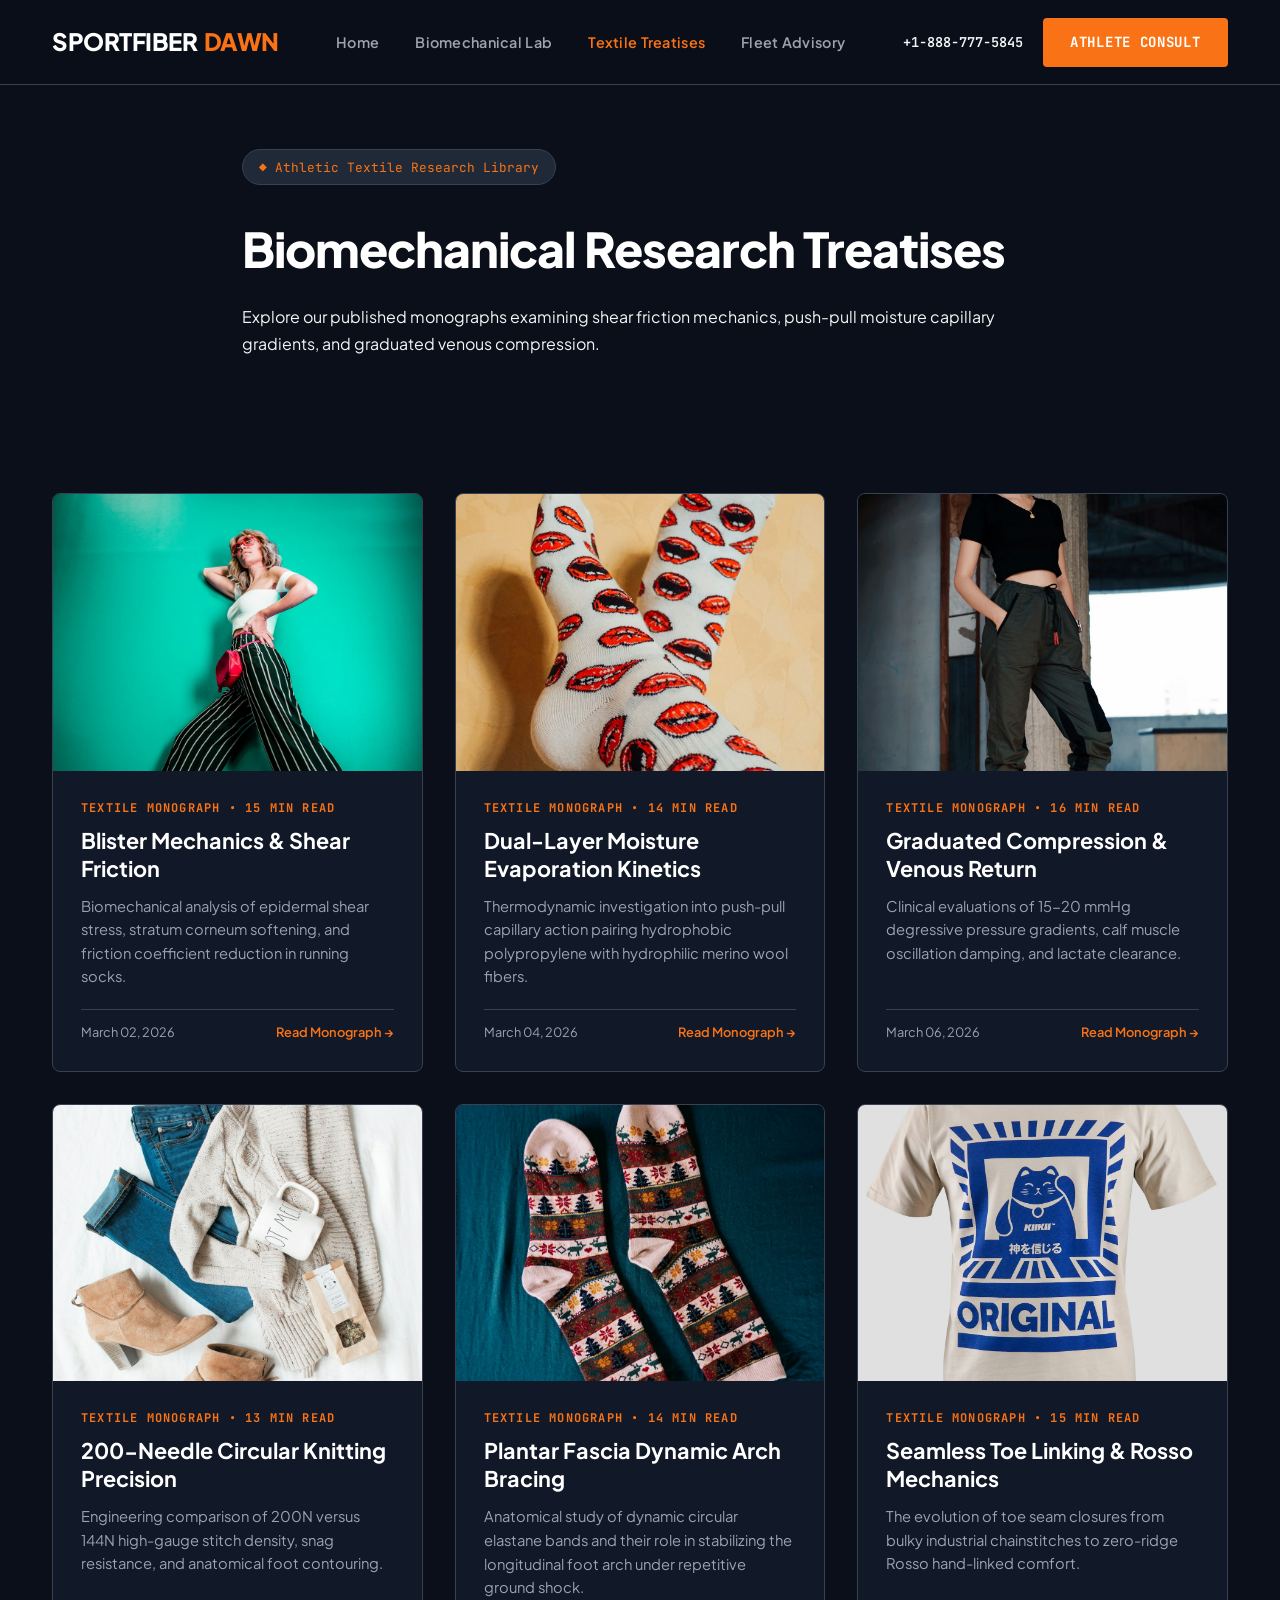
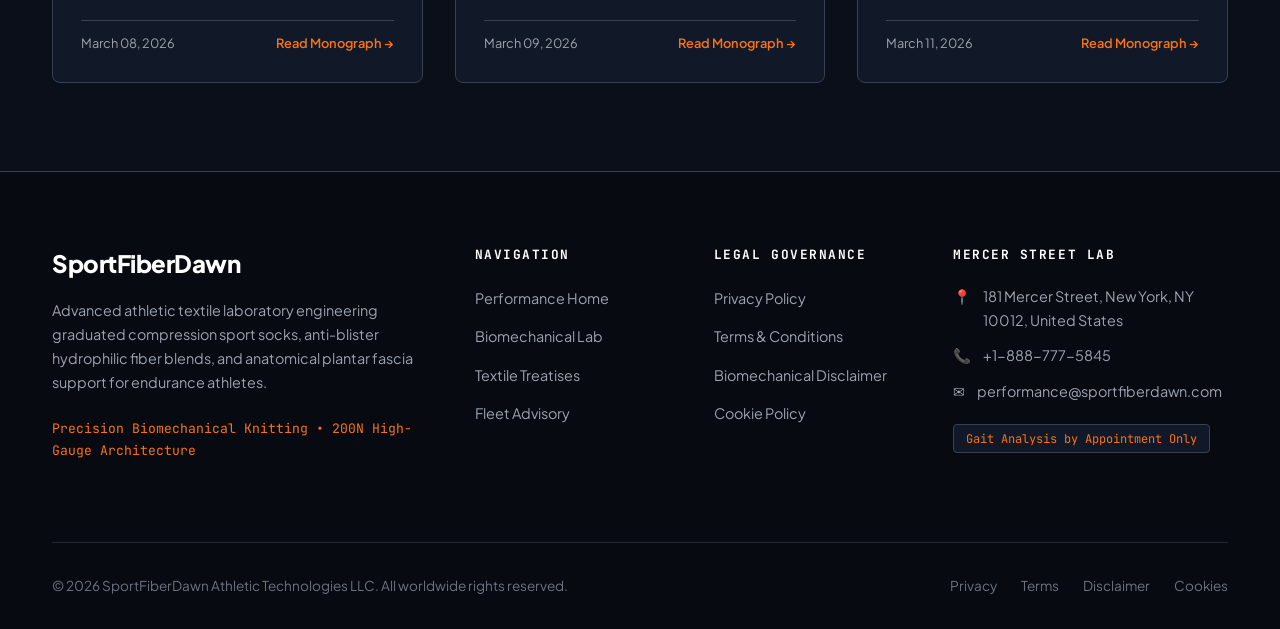
<file: blog/index.html>
<!DOCTYPE html>
<html lang="en">
<head>
  <meta charset="UTF-8">
  <meta name="viewport" content="width=device-width, initial-scale=1.0">
  <title>Athletic Textile Treatises & Biomechanical Research | SportFiberDawn</title>
  <meta name="description" content="Scholarly treatises on sports hosiery shear friction, dual-layer moisture wicking, 200N knitting technology, and graduated compression.">
  <link rel="canonical" href="https://sportfiberdawn.com/blog/index.html">
  <link rel="preconnect" href="https://fonts.googleapis.com">
  <link rel="preconnect" href="https://fonts.gstatic.com" crossorigin>
  <link href="https://fonts.googleapis.com/css2?family=JetBrains+Mono:wght@400;500;600;700&family=Plus+Jakarta+Sans:wght@400;500;600;700;800&display=swap" rel="stylesheet">
  <!-- Google Analytics Tag G-0LY0HY7L01 -->
  <script async src="https://www.googletagmanager.com/gtag/js?id=G-0LY0HY7L01"></script>
  <script>
    window.dataLayer = window.dataLayer || [];
    function gtag(){dataLayer.push(arguments);}
    gtag('js', new Date());
    gtag('config', 'G-0LY0HY7L01');
  </script>
  <link rel="stylesheet" href="../assets/css/style.css">
</head>
<body>

<header class="site-header">
  <div class="header-inner">
    <a href="../index.php" class="brand-logo">
      SportFiber<span>Dawn</span>
    </a>
    <ul class="nav-links">
      <li><a href="../index.php" class="">Home</a></li>
      <li><a href="../about.html" class="">Biomechanical Lab</a></li>
      <li><a href="../blog.html" class="active">Textile Treatises</a></li>
      <li><a href="../contact.html" class="">Fleet Advisory</a></li>
    </ul>
    <div class="header-cta">
      <a href="tel:+18887775845" style="font-family:var(--font-mono);font-size:0.85rem;font-weight:600;color:var(--color-text);">+1-888-777-5845</a>
      <a href="../contact.html" class="btn btn-primary">Athlete Consult</a>
      <button class="mobile-toggle" id="mobile-toggle" aria-label="Toggle navigation menu">
        <span></span>
        <span></span>
        <span></span>
      </button>
    </div>
  </div>
</header>
<div class="mobile-drawer" id="mobile-drawer">
  <ul class="mobile-drawer-nav">
    <li><a href="../index.php">Home</a></li>
    <li><a href="../about.html">Biomechanical Lab</a></li>
    <li><a href="../blog.html">Textile Treatises</a></li>
    <li><a href="../contact.html">Fleet Advisory</a></li>
    <li style="margin-top:2rem;padding-top:1.5rem;border-top:1px solid var(--color-border);">
      <p style="font-family:var(--font-mono);font-size:0.85rem;color:var(--color-text-muted);margin-bottom:0.5rem;">Telephone Concierge:</p>
      <a href="tel:+18887775845" style="font-size:1.1rem;font-weight:700;color:var(--color-accent);">+1-888-777-5845</a>
    </li>
    <li>
      <p style="font-family:var(--font-mono);font-size:0.85rem;color:var(--color-text-muted);margin-bottom:0.5rem;">Manhattan Performance Lab:</p>
      <p style="font-size:0.95rem;color:var(--color-text);">181 Mercer Street, New York, NY 10012, United States</p>
    </li>
  </ul>
</div>

<section class="hero" style="padding:4rem 0 3rem;">
  <div class="container-narrow">
    <span class="hero-badge">&#9670; Athletic Textile Research Library</span>
    <h1 style="font-family:var(--font-sans);font-size:3rem;font-weight:800;margin-bottom:1rem;color:#FFFFFF;letter-spacing:-0.02em;">Biomechanical Research Treatises</h1>
    <p class="hero-lead">
      Explore our published monographs examining shear friction mechanics, push-pull moisture capillary gradients, and graduated venous compression.
    </p>
  </div>
</section>

<section class="section">
  <div class="container">
    <div class="grid-3">
      
      <div class="card">
        <div class="card-img">
          <img src="../assets/images/textile_yarn_weave_macro_structure.jpg" alt="Blister Mechanics & Shear Friction" loading="lazy">
        </div>
        <div class="card-body">
          <span class="card-tag">Textile Monograph &bull; 15 Min Read</span>
          <h3 class="card-title"><a href="../blog/blister-mechanics-shear-friction-sports-hosiery.html">Blister Mechanics & Shear Friction</a></h3>
          <p class="card-desc">Biomechanical analysis of epidermal shear stress, stratum corneum softening, and friction coefficient reduction in running socks.</p>
          <div style="margin-top:auto;border-top:1px solid var(--color-border);padding-top:0.75rem;display:flex;justify-content:space-between;align-items:center;font-size:0.8rem;color:var(--color-text-muted);">
            <span>March 02, 2026</span>
            <a href="../blog/blister-mechanics-shear-friction-sports-hosiery.html" style="font-weight:600;color:var(--color-accent);">Read Monograph &rarr;</a>
          </div>
        </div>
      </div>

      <div class="card">
        <div class="card-img">
          <img src="../assets/images/technical_merino_textured_mesh.jpg" alt="Dual-Layer Moisture Evaporation Kinetics" loading="lazy">
        </div>
        <div class="card-body">
          <span class="card-tag">Textile Monograph &bull; 14 Min Read</span>
          <h3 class="card-title"><a href="../blog/merino-polypropylene-dual-layer-moisture-kinetics.html">Dual-Layer Moisture Evaporation Kinetics</a></h3>
          <p class="card-desc">Thermodynamic investigation into push-pull capillary action pairing hydrophobic polypropylene with hydrophilic merino wool fibers.</p>
          <div style="margin-top:auto;border-top:1px solid var(--color-border);padding-top:0.75rem;display:flex;justify-content:space-between;align-items:center;font-size:0.8rem;color:var(--color-text-muted);">
            <span>March 04, 2026</span>
            <a href="../blog/merino-polypropylene-dual-layer-moisture-kinetics.html" style="font-weight:600;color:var(--color-accent);">Read Monograph &rarr;</a>
          </div>
        </div>
      </div>

      <div class="card">
        <div class="card-img">
          <img src="../assets/images/arch_support_biomechanical_elasticity.jpg" alt="Graduated Compression & Venous Return" loading="lazy">
        </div>
        <div class="card-body">
          <span class="card-tag">Textile Monograph &bull; 16 Min Read</span>
          <h3 class="card-title"><a href="../blog/graduated-compression-venous-return-marathon.html">Graduated Compression & Venous Return</a></h3>
          <p class="card-desc">Clinical evaluations of 15-20 mmHg degressive pressure gradients, calf muscle oscillation damping, and lactate clearance.</p>
          <div style="margin-top:auto;border-top:1px solid var(--color-border);padding-top:0.75rem;display:flex;justify-content:space-between;align-items:center;font-size:0.8rem;color:var(--color-text-muted);">
            <span>March 06, 2026</span>
            <a href="../blog/graduated-compression-venous-return-marathon.html" style="font-weight:600;color:var(--color-accent);">Read Monograph &rarr;</a>
          </div>
        </div>
      </div>

      <div class="card">
        <div class="card-img">
          <img src="../assets/images/circular_knitting_loom_spools.jpg" alt="200-Needle Circular Knitting Precision" loading="lazy">
        </div>
        <div class="card-body">
          <span class="card-tag">Textile Monograph &bull; 13 Min Read</span>
          <h3 class="card-title"><a href="../blog/circular-knitting-gauge-200-needle-density.html">200-Needle Circular Knitting Precision</a></h3>
          <p class="card-desc">Engineering comparison of 200N versus 144N high-gauge stitch density, snag resistance, and anatomical foot contouring.</p>
          <div style="margin-top:auto;border-top:1px solid var(--color-border);padding-top:0.75rem;display:flex;justify-content:space-between;align-items:center;font-size:0.8rem;color:var(--color-text-muted);">
            <span>March 08, 2026</span>
            <a href="../blog/circular-knitting-gauge-200-needle-density.html" style="font-weight:600;color:var(--color-accent);">Read Monograph &rarr;</a>
          </div>
        </div>
      </div>

      <div class="card">
        <div class="card-img">
          <img src="../assets/images/featured_cushioned_quarter_crew_sock.jpg" alt="Plantar Fascia Dynamic Arch Bracing" loading="lazy">
        </div>
        <div class="card-body">
          <span class="card-tag">Textile Monograph &bull; 14 Min Read</span>
          <h3 class="card-title"><a href="../blog/plantar-fascia-elastic-arch-stabilization.html">Plantar Fascia Dynamic Arch Bracing</a></h3>
          <p class="card-desc">Anatomical study of dynamic circular elastane bands and their role in stabilizing the longitudinal foot arch under repetitive ground shock.</p>
          <div style="margin-top:auto;border-top:1px solid var(--color-border);padding-top:0.75rem;display:flex;justify-content:space-between;align-items:center;font-size:0.8rem;color:var(--color-text-muted);">
            <span>March 09, 2026</span>
            <a href="../blog/plantar-fascia-elastic-arch-stabilization.html" style="font-weight:600;color:var(--color-accent);">Read Monograph &rarr;</a>
          </div>
        </div>
      </div>

      <div class="card">
        <div class="card-img">
          <img src="../assets/images/seamless_toe_knitting_mechanics.jpg" alt="Seamless Toe Linking & Rosso Mechanics" loading="lazy">
        </div>
        <div class="card-body">
          <span class="card-tag">Textile Monograph &bull; 15 Min Read</span>
          <h3 class="card-title"><a href="../blog/seamless-toe-linking-rosso-kinetics.html">Seamless Toe Linking & Rosso Mechanics</a></h3>
          <p class="card-desc">The evolution of toe seam closures from bulky industrial chainstitches to zero-ridge Rosso hand-linked comfort.</p>
          <div style="margin-top:auto;border-top:1px solid var(--color-border);padding-top:0.75rem;display:flex;justify-content:space-between;align-items:center;font-size:0.8rem;color:var(--color-text-muted);">
            <span>March 11, 2026</span>
            <a href="../blog/seamless-toe-linking-rosso-kinetics.html" style="font-weight:600;color:var(--color-accent);">Read Monograph &rarr;</a>
          </div>
        </div>
      </div>

    </div>
  </div>
</section>

<footer class="site-footer">
  <div class="container">
    <div class="footer-grid">
      <div class="footer-brand">
        <h3>SportFiberDawn</h3>
        <p>
          Advanced athletic textile laboratory engineering graduated compression sport socks, anti-blister hydrophilic fiber blends, and anatomical plantar fascia support for endurance athletes.
        </p>
        <p style="font-family:var(--font-mono);font-size:0.82rem;color:var(--color-accent);">
          Precision Biomechanical Knitting &bull; 200N High-Gauge Architecture
        </p>
      </div>
      <div class="footer-col">
        <h4>Navigation</h4>
        <ul>
          <li><a href="../index.php">Performance Home</a></li>
          <li><a href="../about.html">Biomechanical Lab</a></li>
          <li><a href="../blog.html">Textile Treatises</a></li>
          <li><a href="../contact.html">Fleet Advisory</a></li>
        </ul>
      </div>
      <div class="footer-col">
        <h4>Legal Governance</h4>
        <ul>
          <li><a href="../privacy-policy.html">Privacy Policy</a></li>
          <li><a href="../terms-and-conditions.html">Terms &amp; Conditions</a></li>
          <li><a href="../disclaimer.html">Biomechanical Disclaimer</a></li>
          <li><a href="../cookie-policy.html">Cookie Policy</a></li>
        </ul>
      </div>
      <div class="footer-col">
        <h4>Mercer Street Lab</h4>
        <div class="footer-contact-item">
          <span>&#128205;</span>
          <span>181 Mercer Street, New York, NY 10012, United States</span>
        </div>
        <div class="footer-contact-item">
          <span>&#128222;</span>
          <span><a href="tel:+18887775845">+1-888-777-5845</a></span>
        </div>
        <div class="footer-contact-item">
          <span>&#9993;</span>
          <span>performance@sportfiberdawn.com</span>
        </div>
        <div style="margin-top:1.25rem;">
          <span style="font-family:var(--font-mono);font-size:0.75rem;background:#111827;padding:0.35rem 0.75rem;border-radius:var(--radius-sm);color:var(--color-accent);border:1px solid var(--color-border);">
            Gait Analysis by Appointment Only
          </span>
        </div>
      </div>
    </div>
    <div class="footer-bottom">
      <div>&copy; 2026 SportFiberDawn Athletic Technologies LLC. All worldwide rights reserved.</div>
      <div style="display:flex;gap:1.5rem;">
        <a href="../privacy-policy.html">Privacy</a>
        <a href="../terms-and-conditions.html">Terms</a>
        <a href="../disclaimer.html">Disclaimer</a>
        <a href="../cookie-policy.html">Cookies</a>
      </div>
    </div>
  </div>
</footer>
<script src="../assets/js/main.js"></script>
</body>
</html>
</file>
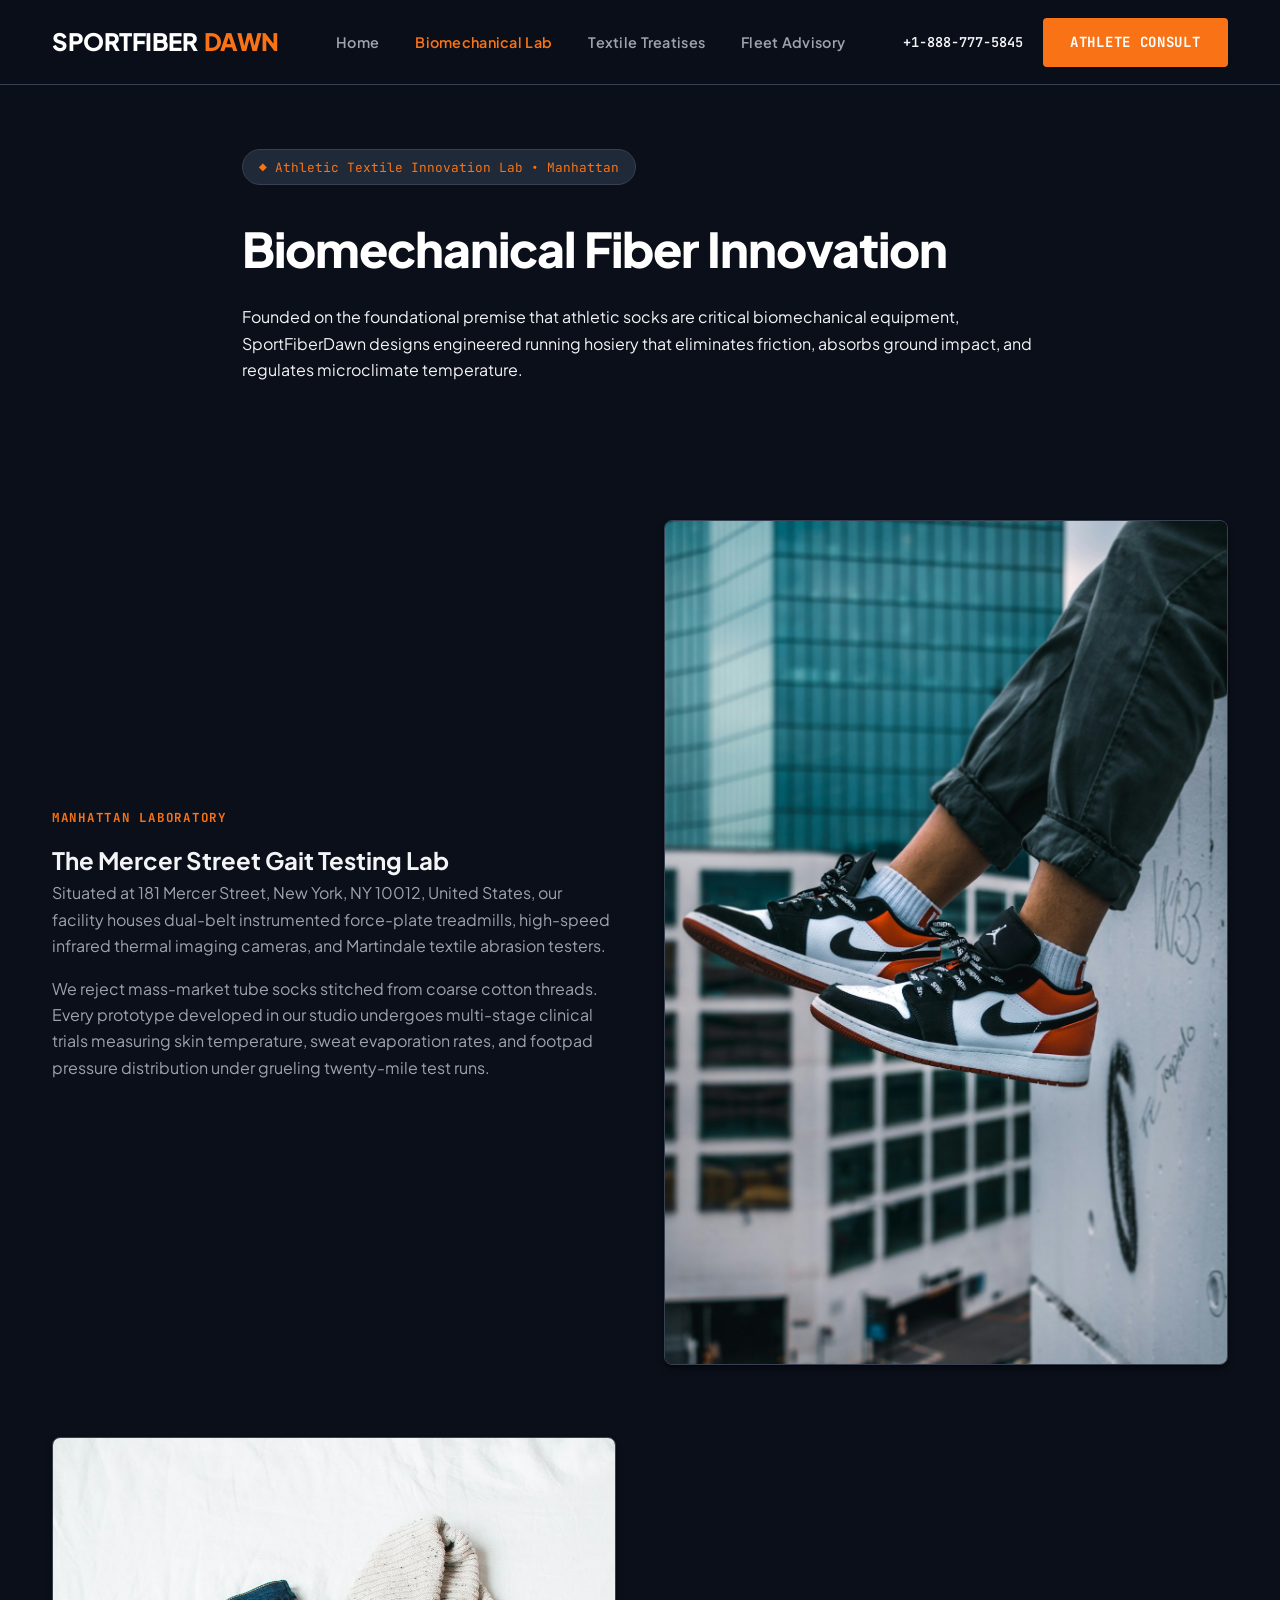
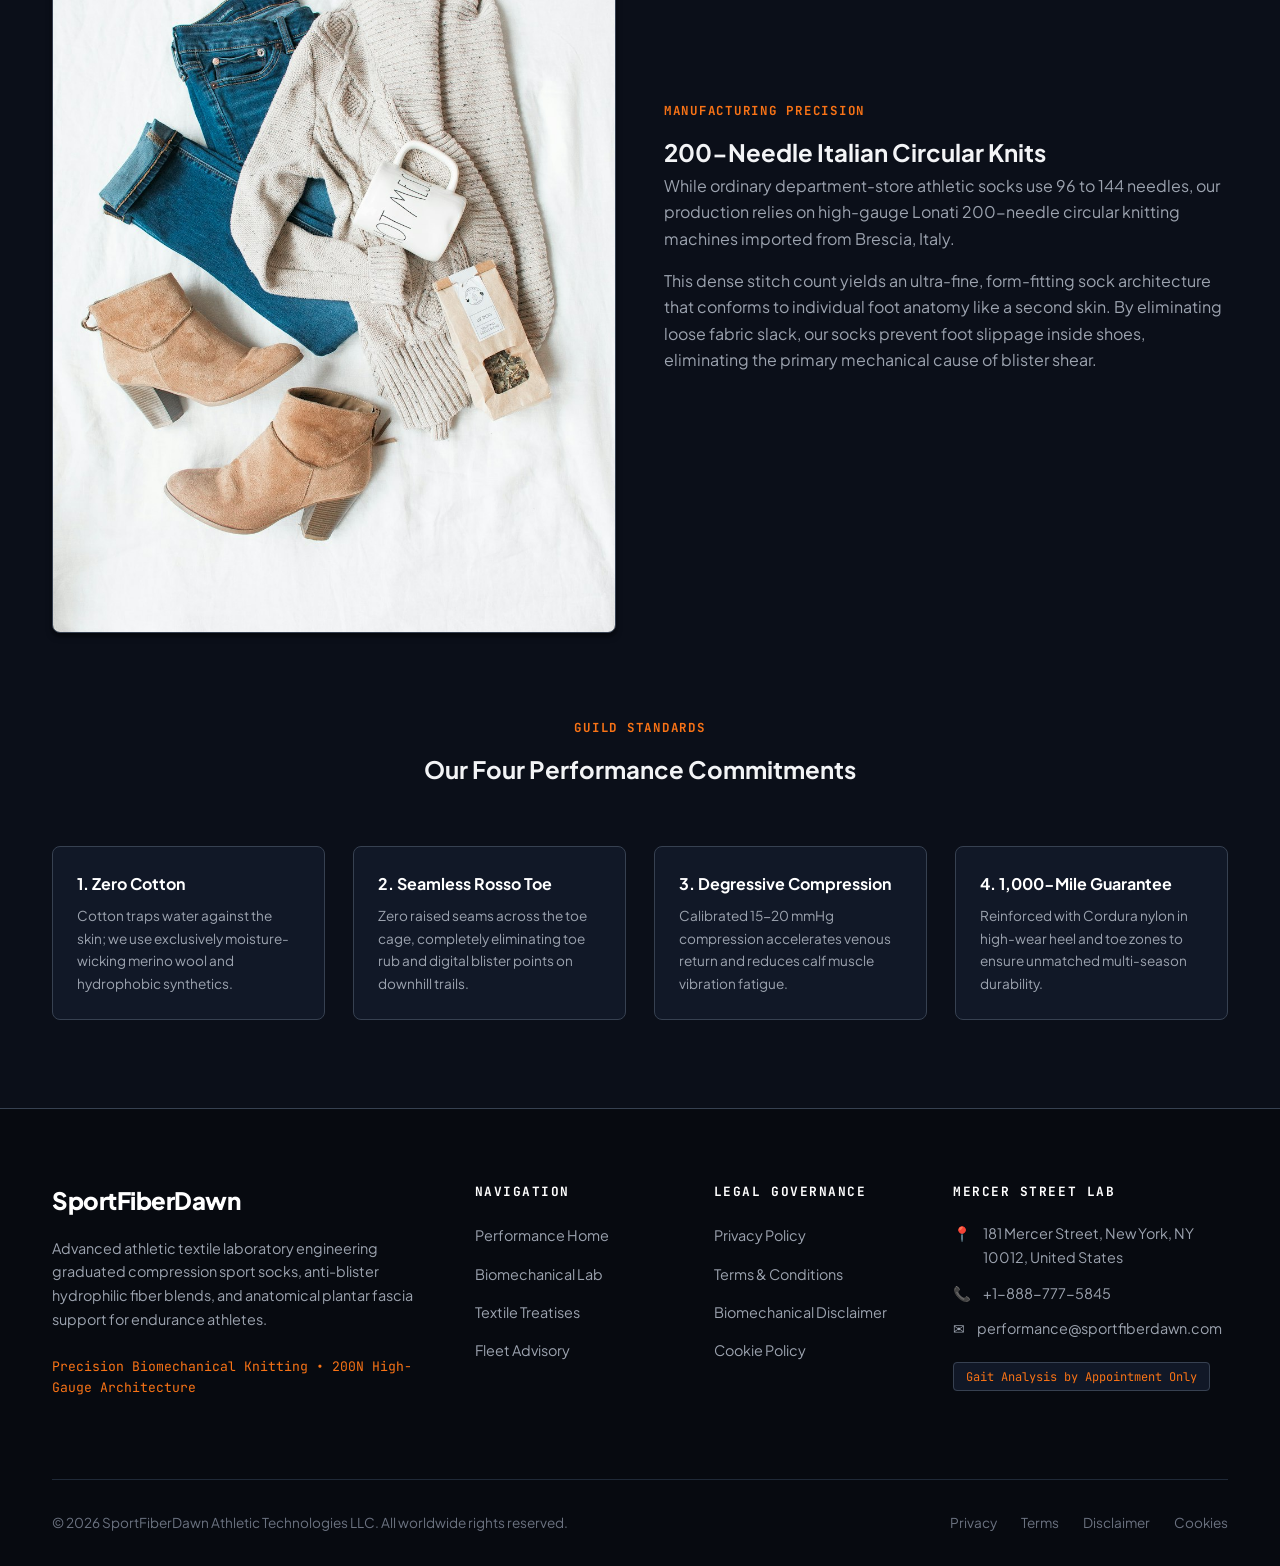
<file: about.html>
<!DOCTYPE html>
<html lang="en">
<head>
  <meta charset="UTF-8">
  <meta name="viewport" content="width=device-width, initial-scale=1.0">
  <title>Biomechanical Laboratory & Textile Research | SportFiberDawn</title>
  <meta name="description" content="Discover the history, fiber physics, and 200-needle circular knitting benchwork behind SportFiberDawn at 181 Mercer Street, New York.">
  <link rel="canonical" href="https://sportfiberdawn.com/about.html">
  <link rel="preconnect" href="https://fonts.googleapis.com">
  <link rel="preconnect" href="https://fonts.gstatic.com" crossorigin>
  <link href="https://fonts.googleapis.com/css2?family=JetBrains+Mono:wght@400;500;600;700&family=Plus+Jakarta+Sans:wght@400;500;600;700;800&display=swap" rel="stylesheet">
  <!-- Google Analytics Tag G-0LY0HY7L01 -->
  <script async src="https://www.googletagmanager.com/gtag/js?id=G-0LY0HY7L01"></script>
  <script>
    window.dataLayer = window.dataLayer || [];
    function gtag(){dataLayer.push(arguments);}
    gtag('js', new Date());
    gtag('config', 'G-0LY0HY7L01');
  </script>
  <link rel="stylesheet" href="assets/css/style.css">
</head>
<body>

<header class="site-header">
  <div class="header-inner">
    <a href="index.php" class="brand-logo">
      SportFiber<span>Dawn</span>
    </a>
    <ul class="nav-links">
      <li><a href="index.php" class="">Home</a></li>
      <li><a href="about.html" class="active">Biomechanical Lab</a></li>
      <li><a href="blog.html" class="">Textile Treatises</a></li>
      <li><a href="contact.html" class="">Fleet Advisory</a></li>
    </ul>
    <div class="header-cta">
      <a href="tel:+18887775845" style="font-family:var(--font-mono);font-size:0.85rem;font-weight:600;color:var(--color-text);">+1-888-777-5845</a>
      <a href="contact.html" class="btn btn-primary">Athlete Consult</a>
      <button class="mobile-toggle" id="mobile-toggle" aria-label="Toggle navigation menu">
        <span></span>
        <span></span>
        <span></span>
      </button>
    </div>
  </div>
</header>
<div class="mobile-drawer" id="mobile-drawer">
  <ul class="mobile-drawer-nav">
    <li><a href="index.php">Home</a></li>
    <li><a href="about.html">Biomechanical Lab</a></li>
    <li><a href="blog.html">Textile Treatises</a></li>
    <li><a href="contact.html">Fleet Advisory</a></li>
    <li style="margin-top:2rem;padding-top:1.5rem;border-top:1px solid var(--color-border);">
      <p style="font-family:var(--font-mono);font-size:0.85rem;color:var(--color-text-muted);margin-bottom:0.5rem;">Telephone Concierge:</p>
      <a href="tel:+18887775845" style="font-size:1.1rem;font-weight:700;color:var(--color-accent);">+1-888-777-5845</a>
    </li>
    <li>
      <p style="font-family:var(--font-mono);font-size:0.85rem;color:var(--color-text-muted);margin-bottom:0.5rem;">Manhattan Performance Lab:</p>
      <p style="font-size:0.95rem;color:var(--color-text);">181 Mercer Street, New York, NY 10012, United States</p>
    </li>
  </ul>
</div>

<section class="hero" style="padding:4rem 0 3rem;">
  <div class="container-narrow">
    <span class="hero-badge">&#9670; Athletic Textile Innovation Lab &bull; Manhattan</span>
    <h1 style="font-family:var(--font-sans);font-size:3rem;font-weight:800;margin-bottom:1rem;color:#FFFFFF;letter-spacing:-0.02em;">Biomechanical Fiber Innovation</h1>
    <p class="hero-lead">
      Founded on the foundational premise that athletic socks are critical biomechanical equipment, SportFiberDawn designs engineered running hosiery that eliminates friction, absorbs ground impact, and regulates microclimate temperature.
    </p>
  </div>
</section>

<section class="section">
  <div class="container">
    <div class="grid-2" style="align-items:center;margin-bottom:4.5rem;">
      <div>
        <span class="section-tag">Manhattan Laboratory</span>
        <h2>The Mercer Street Gait Testing Lab</h2>
        <p style="margin-bottom:1rem;color:var(--color-text-muted);">
          Situated at 181 Mercer Street, New York, NY 10012, United States, our facility houses dual-belt instrumented force-plate treadmills, high-speed infrared thermal imaging cameras, and Martindale textile abrasion testers.
        </p>
        <p style="color:var(--color-text-muted);">
          We reject mass-market tube socks stitched from coarse cotton threads. Every prototype developed in our studio undergoes multi-stage clinical trials measuring skin temperature, sweat evaporation rates, and footpad pressure distribution under grueling twenty-mile test runs.
        </p>
      </div>
      <div>
        <img src="assets/images/mercer_athletic_performance_showroom.jpg" alt="Mercer athletic performance showroom" style="border-radius:var(--radius-md);border:1px solid var(--color-border);box-shadow:var(--shadow-md);">
      </div>
    </div>

    <div class="grid-2" style="align-items:center;margin-bottom:4.5rem;">
      <div>
        <img src="assets/images/circular_knitting_loom_spools.jpg" alt="Circular knitting loom spools" style="border-radius:var(--radius-md);border:1px solid var(--color-border);box-shadow:var(--shadow-md);">
      </div>
      <div>
        <span class="section-tag">Manufacturing Precision</span>
        <h2>200-Needle Italian Circular Knits</h2>
        <p style="margin-bottom:1rem;color:var(--color-text-muted);">
          While ordinary department-store athletic socks use 96 to 144 needles, our production relies on high-gauge Lonati 200-needle circular knitting machines imported from Brescia, Italy.
        </p>
        <p style="color:var(--color-text-muted);">
          This dense stitch count yields an ultra-fine, form-fitting sock architecture that conforms to individual foot anatomy like a second skin. By eliminating loose fabric slack, our socks prevent foot slippage inside shoes, eliminating the primary mechanical cause of blister shear.
        </p>
      </div>
    </div>

    <div class="section-header" style="margin-top:5rem;">
      <span class="section-tag">Guild Standards</span>
      <h2>Our Four Performance Commitments</h2>
    </div>
    <div class="grid-4">
      <div style="padding:1.5rem;background:var(--color-surface);border:1px solid var(--color-border);border-radius:var(--radius-md);">
        <h4 style="color:#FFFFFF;font-weight:700;">1. Zero Cotton</h4>
        <p style="font-size:0.85rem;color:var(--color-text-muted);margin:0.5rem 0 0;">
          Cotton traps water against the skin; we use exclusively moisture-wicking merino wool and hydrophobic synthetics.
        </p>
      </div>
      <div style="padding:1.5rem;background:var(--color-surface);border:1px solid var(--color-border);border-radius:var(--radius-md);">
        <h4 style="color:#FFFFFF;font-weight:700;">2. Seamless Rosso Toe</h4>
        <p style="font-size:0.85rem;color:var(--color-text-muted);margin:0.5rem 0 0;">
          Zero raised seams across the toe cage, completely eliminating toe rub and digital blister points on downhill trails.
        </p>
      </div>
      <div style="padding:1.5rem;background:var(--color-surface);border:1px solid var(--color-border);border-radius:var(--radius-md);">
        <h4 style="color:#FFFFFF;font-weight:700;">3. Degressive Compression</h4>
        <p style="font-size:0.85rem;color:var(--color-text-muted);margin:0.5rem 0 0;">
          Calibrated 15-20 mmHg compression accelerates venous return and reduces calf muscle vibration fatigue.
        </p>
      </div>
      <div style="padding:1.5rem;background:var(--color-surface);border:1px solid var(--color-border);border-radius:var(--radius-md);">
        <h4 style="color:#FFFFFF;font-weight:700;">4. 1,000-Mile Guarantee</h4>
        <p style="font-size:0.85rem;color:var(--color-text-muted);margin:0.5rem 0 0;">
          Reinforced with Cordura nylon in high-wear heel and toe zones to ensure unmatched multi-season durability.
        </p>
      </div>
    </div>
  </div>
</section>

<footer class="site-footer">
  <div class="container">
    <div class="footer-grid">
      <div class="footer-brand">
        <h3>SportFiberDawn</h3>
        <p>
          Advanced athletic textile laboratory engineering graduated compression sport socks, anti-blister hydrophilic fiber blends, and anatomical plantar fascia support for endurance athletes.
        </p>
        <p style="font-family:var(--font-mono);font-size:0.82rem;color:var(--color-accent);">
          Precision Biomechanical Knitting &bull; 200N High-Gauge Architecture
        </p>
      </div>
      <div class="footer-col">
        <h4>Navigation</h4>
        <ul>
          <li><a href="index.php">Performance Home</a></li>
          <li><a href="about.html">Biomechanical Lab</a></li>
          <li><a href="blog.html">Textile Treatises</a></li>
          <li><a href="contact.html">Fleet Advisory</a></li>
        </ul>
      </div>
      <div class="footer-col">
        <h4>Legal Governance</h4>
        <ul>
          <li><a href="privacy-policy.html">Privacy Policy</a></li>
          <li><a href="terms-and-conditions.html">Terms &amp; Conditions</a></li>
          <li><a href="disclaimer.html">Biomechanical Disclaimer</a></li>
          <li><a href="cookie-policy.html">Cookie Policy</a></li>
        </ul>
      </div>
      <div class="footer-col">
        <h4>Mercer Street Lab</h4>
        <div class="footer-contact-item">
          <span>&#128205;</span>
          <span>181 Mercer Street, New York, NY 10012, United States</span>
        </div>
        <div class="footer-contact-item">
          <span>&#128222;</span>
          <span><a href="tel:+18887775845">+1-888-777-5845</a></span>
        </div>
        <div class="footer-contact-item">
          <span>&#9993;</span>
          <span>performance@sportfiberdawn.com</span>
        </div>
        <div style="margin-top:1.25rem;">
          <span style="font-family:var(--font-mono);font-size:0.75rem;background:#111827;padding:0.35rem 0.75rem;border-radius:var(--radius-sm);color:var(--color-accent);border:1px solid var(--color-border);">
            Gait Analysis by Appointment Only
          </span>
        </div>
      </div>
    </div>
    <div class="footer-bottom">
      <div>&copy; 2026 SportFiberDawn Athletic Technologies LLC. All worldwide rights reserved.</div>
      <div style="display:flex;gap:1.5rem;">
        <a href="privacy-policy.html">Privacy</a>
        <a href="terms-and-conditions.html">Terms</a>
        <a href="disclaimer.html">Disclaimer</a>
        <a href="cookie-policy.html">Cookies</a>
      </div>
    </div>
  </div>
</footer>
<script src="assets/js/main.js"></script>
</body>
</html>
</file>
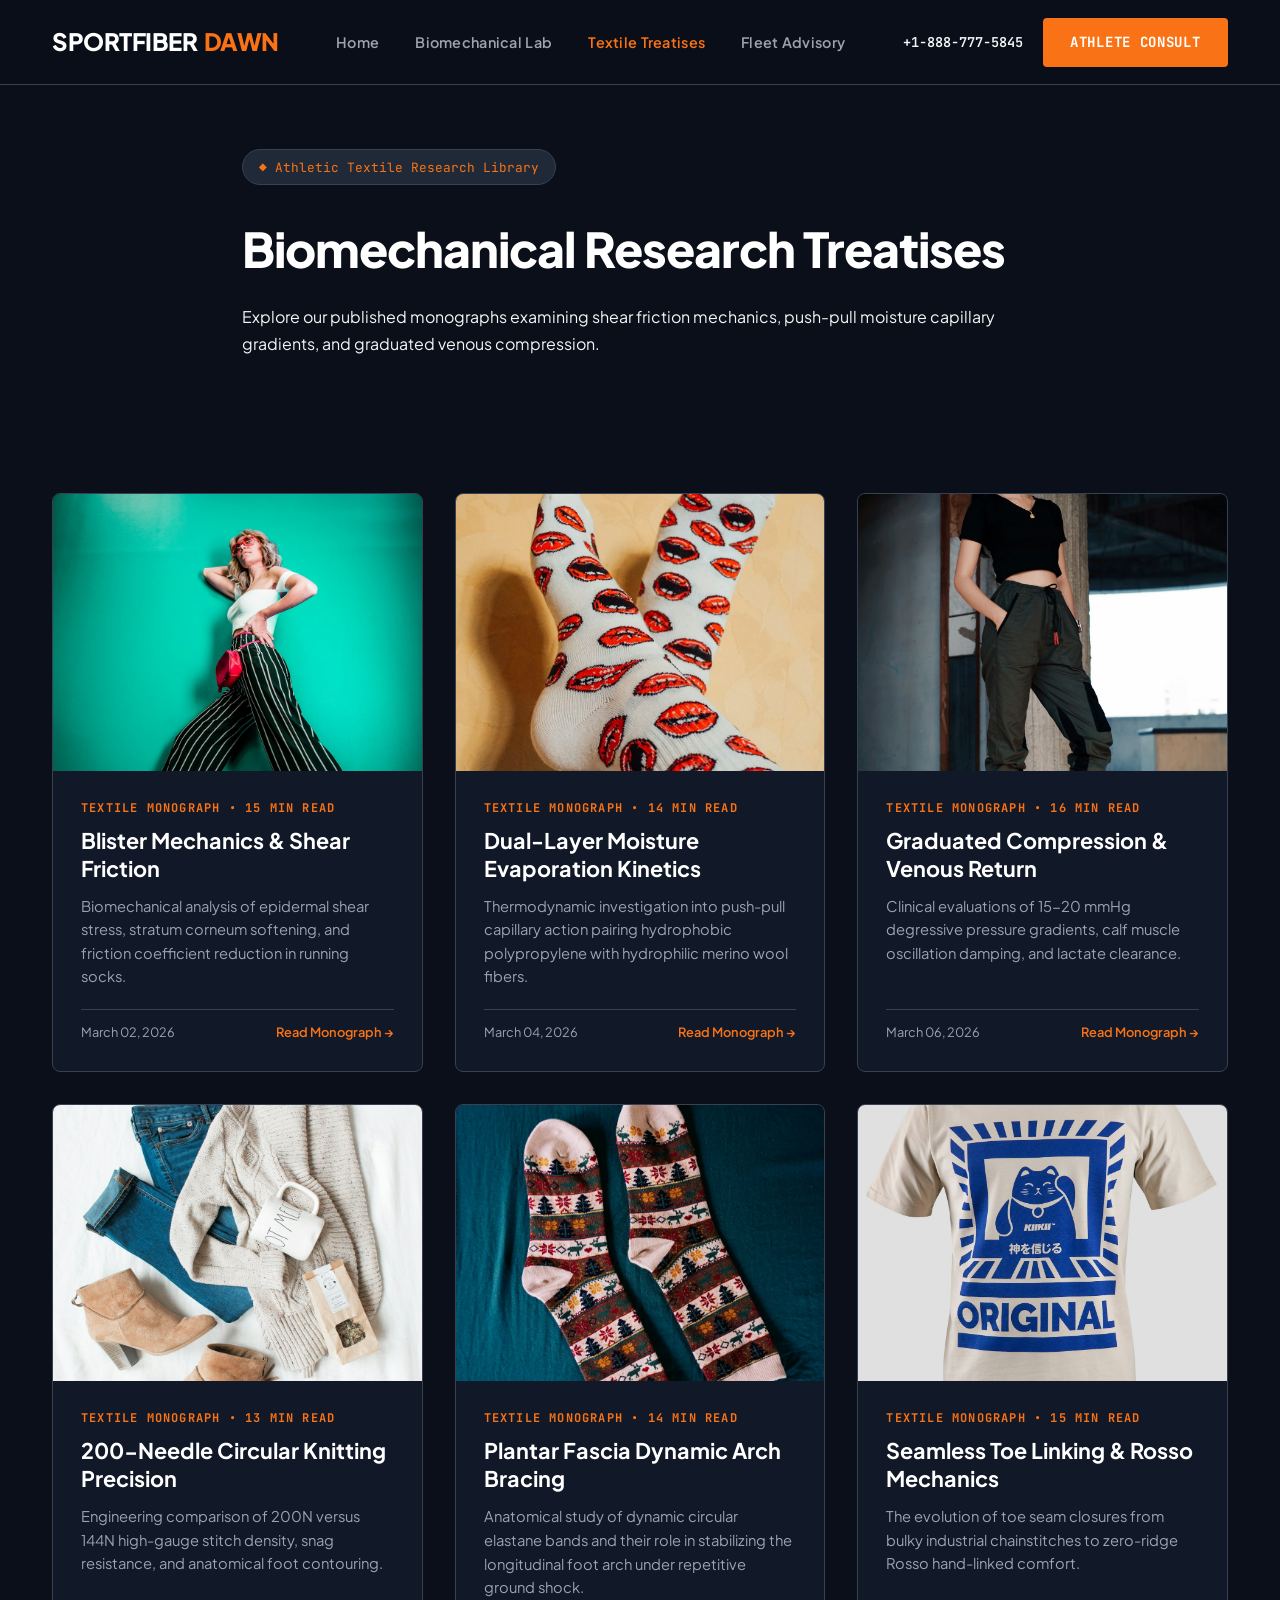
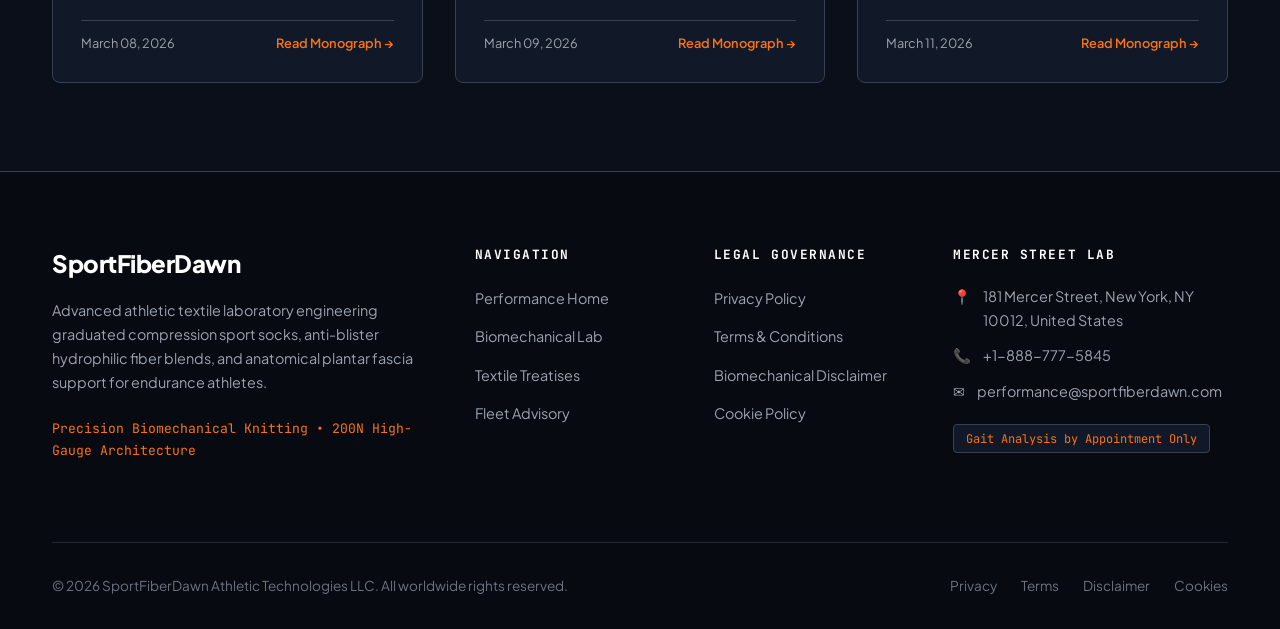
<file: blog.html>
<!DOCTYPE html>
<html lang="en">
<head>
  <meta charset="UTF-8">
  <meta name="viewport" content="width=device-width, initial-scale=1.0">
  <title>Athletic Textile Treatises & Biomechanical Research | SportFiberDawn</title>
  <meta name="description" content="Scholarly treatises on sports hosiery shear friction, dual-layer moisture wicking, 200N knitting technology, and graduated compression.">
  <link rel="canonical" href="https://sportfiberdawn.com/blog.html">
  <link rel="preconnect" href="https://fonts.googleapis.com">
  <link rel="preconnect" href="https://fonts.gstatic.com" crossorigin>
  <link href="https://fonts.googleapis.com/css2?family=JetBrains+Mono:wght@400;500;600;700&family=Plus+Jakarta+Sans:wght@400;500;600;700;800&display=swap" rel="stylesheet">
  <!-- Google Analytics Tag G-0LY0HY7L01 -->
  <script async src="https://www.googletagmanager.com/gtag/js?id=G-0LY0HY7L01"></script>
  <script>
    window.dataLayer = window.dataLayer || [];
    function gtag(){dataLayer.push(arguments);}
    gtag('js', new Date());
    gtag('config', 'G-0LY0HY7L01');
  </script>
  <link rel="stylesheet" href="assets/css/style.css">
</head>
<body>

<header class="site-header">
  <div class="header-inner">
    <a href="index.php" class="brand-logo">
      SportFiber<span>Dawn</span>
    </a>
    <ul class="nav-links">
      <li><a href="index.php" class="">Home</a></li>
      <li><a href="about.html" class="">Biomechanical Lab</a></li>
      <li><a href="blog.html" class="active">Textile Treatises</a></li>
      <li><a href="contact.html" class="">Fleet Advisory</a></li>
    </ul>
    <div class="header-cta">
      <a href="tel:+18887775845" style="font-family:var(--font-mono);font-size:0.85rem;font-weight:600;color:var(--color-text);">+1-888-777-5845</a>
      <a href="contact.html" class="btn btn-primary">Athlete Consult</a>
      <button class="mobile-toggle" id="mobile-toggle" aria-label="Toggle navigation menu">
        <span></span>
        <span></span>
        <span></span>
      </button>
    </div>
  </div>
</header>
<div class="mobile-drawer" id="mobile-drawer">
  <ul class="mobile-drawer-nav">
    <li><a href="index.php">Home</a></li>
    <li><a href="about.html">Biomechanical Lab</a></li>
    <li><a href="blog.html">Textile Treatises</a></li>
    <li><a href="contact.html">Fleet Advisory</a></li>
    <li style="margin-top:2rem;padding-top:1.5rem;border-top:1px solid var(--color-border);">
      <p style="font-family:var(--font-mono);font-size:0.85rem;color:var(--color-text-muted);margin-bottom:0.5rem;">Telephone Concierge:</p>
      <a href="tel:+18887775845" style="font-size:1.1rem;font-weight:700;color:var(--color-accent);">+1-888-777-5845</a>
    </li>
    <li>
      <p style="font-family:var(--font-mono);font-size:0.85rem;color:var(--color-text-muted);margin-bottom:0.5rem;">Manhattan Performance Lab:</p>
      <p style="font-size:0.95rem;color:var(--color-text);">181 Mercer Street, New York, NY 10012, United States</p>
    </li>
  </ul>
</div>

<section class="hero" style="padding:4rem 0 3rem;">
  <div class="container-narrow">
    <span class="hero-badge">&#9670; Athletic Textile Research Library</span>
    <h1 style="font-family:var(--font-sans);font-size:3rem;font-weight:800;margin-bottom:1rem;color:#FFFFFF;letter-spacing:-0.02em;">Biomechanical Research Treatises</h1>
    <p class="hero-lead">
      Explore our published monographs examining shear friction mechanics, push-pull moisture capillary gradients, and graduated venous compression.
    </p>
  </div>
</section>

<section class="section">
  <div class="container">
    <div class="grid-3">
      
      <div class="card">
        <div class="card-img">
          <img src="assets/images/textile_yarn_weave_macro_structure.jpg" alt="Blister Mechanics & Shear Friction" loading="lazy">
        </div>
        <div class="card-body">
          <span class="card-tag">Textile Monograph &bull; 15 Min Read</span>
          <h3 class="card-title"><a href="blog/blister-mechanics-shear-friction-sports-hosiery.html">Blister Mechanics & Shear Friction</a></h3>
          <p class="card-desc">Biomechanical analysis of epidermal shear stress, stratum corneum softening, and friction coefficient reduction in running socks.</p>
          <div style="margin-top:auto;border-top:1px solid var(--color-border);padding-top:0.75rem;display:flex;justify-content:space-between;align-items:center;font-size:0.8rem;color:var(--color-text-muted);">
            <span>March 02, 2026</span>
            <a href="blog/blister-mechanics-shear-friction-sports-hosiery.html" style="font-weight:600;color:var(--color-accent);">Read Monograph &rarr;</a>
          </div>
        </div>
      </div>

      <div class="card">
        <div class="card-img">
          <img src="assets/images/technical_merino_textured_mesh.jpg" alt="Dual-Layer Moisture Evaporation Kinetics" loading="lazy">
        </div>
        <div class="card-body">
          <span class="card-tag">Textile Monograph &bull; 14 Min Read</span>
          <h3 class="card-title"><a href="blog/merino-polypropylene-dual-layer-moisture-kinetics.html">Dual-Layer Moisture Evaporation Kinetics</a></h3>
          <p class="card-desc">Thermodynamic investigation into push-pull capillary action pairing hydrophobic polypropylene with hydrophilic merino wool fibers.</p>
          <div style="margin-top:auto;border-top:1px solid var(--color-border);padding-top:0.75rem;display:flex;justify-content:space-between;align-items:center;font-size:0.8rem;color:var(--color-text-muted);">
            <span>March 04, 2026</span>
            <a href="blog/merino-polypropylene-dual-layer-moisture-kinetics.html" style="font-weight:600;color:var(--color-accent);">Read Monograph &rarr;</a>
          </div>
        </div>
      </div>

      <div class="card">
        <div class="card-img">
          <img src="assets/images/arch_support_biomechanical_elasticity.jpg" alt="Graduated Compression & Venous Return" loading="lazy">
        </div>
        <div class="card-body">
          <span class="card-tag">Textile Monograph &bull; 16 Min Read</span>
          <h3 class="card-title"><a href="blog/graduated-compression-venous-return-marathon.html">Graduated Compression & Venous Return</a></h3>
          <p class="card-desc">Clinical evaluations of 15-20 mmHg degressive pressure gradients, calf muscle oscillation damping, and lactate clearance.</p>
          <div style="margin-top:auto;border-top:1px solid var(--color-border);padding-top:0.75rem;display:flex;justify-content:space-between;align-items:center;font-size:0.8rem;color:var(--color-text-muted);">
            <span>March 06, 2026</span>
            <a href="blog/graduated-compression-venous-return-marathon.html" style="font-weight:600;color:var(--color-accent);">Read Monograph &rarr;</a>
          </div>
        </div>
      </div>

      <div class="card">
        <div class="card-img">
          <img src="assets/images/circular_knitting_loom_spools.jpg" alt="200-Needle Circular Knitting Precision" loading="lazy">
        </div>
        <div class="card-body">
          <span class="card-tag">Textile Monograph &bull; 13 Min Read</span>
          <h3 class="card-title"><a href="blog/circular-knitting-gauge-200-needle-density.html">200-Needle Circular Knitting Precision</a></h3>
          <p class="card-desc">Engineering comparison of 200N versus 144N high-gauge stitch density, snag resistance, and anatomical foot contouring.</p>
          <div style="margin-top:auto;border-top:1px solid var(--color-border);padding-top:0.75rem;display:flex;justify-content:space-between;align-items:center;font-size:0.8rem;color:var(--color-text-muted);">
            <span>March 08, 2026</span>
            <a href="blog/circular-knitting-gauge-200-needle-density.html" style="font-weight:600;color:var(--color-accent);">Read Monograph &rarr;</a>
          </div>
        </div>
      </div>

      <div class="card">
        <div class="card-img">
          <img src="assets/images/featured_cushioned_quarter_crew_sock.jpg" alt="Plantar Fascia Dynamic Arch Bracing" loading="lazy">
        </div>
        <div class="card-body">
          <span class="card-tag">Textile Monograph &bull; 14 Min Read</span>
          <h3 class="card-title"><a href="blog/plantar-fascia-elastic-arch-stabilization.html">Plantar Fascia Dynamic Arch Bracing</a></h3>
          <p class="card-desc">Anatomical study of dynamic circular elastane bands and their role in stabilizing the longitudinal foot arch under repetitive ground shock.</p>
          <div style="margin-top:auto;border-top:1px solid var(--color-border);padding-top:0.75rem;display:flex;justify-content:space-between;align-items:center;font-size:0.8rem;color:var(--color-text-muted);">
            <span>March 09, 2026</span>
            <a href="blog/plantar-fascia-elastic-arch-stabilization.html" style="font-weight:600;color:var(--color-accent);">Read Monograph &rarr;</a>
          </div>
        </div>
      </div>

      <div class="card">
        <div class="card-img">
          <img src="assets/images/seamless_toe_knitting_mechanics.jpg" alt="Seamless Toe Linking & Rosso Mechanics" loading="lazy">
        </div>
        <div class="card-body">
          <span class="card-tag">Textile Monograph &bull; 15 Min Read</span>
          <h3 class="card-title"><a href="blog/seamless-toe-linking-rosso-kinetics.html">Seamless Toe Linking & Rosso Mechanics</a></h3>
          <p class="card-desc">The evolution of toe seam closures from bulky industrial chainstitches to zero-ridge Rosso hand-linked comfort.</p>
          <div style="margin-top:auto;border-top:1px solid var(--color-border);padding-top:0.75rem;display:flex;justify-content:space-between;align-items:center;font-size:0.8rem;color:var(--color-text-muted);">
            <span>March 11, 2026</span>
            <a href="blog/seamless-toe-linking-rosso-kinetics.html" style="font-weight:600;color:var(--color-accent);">Read Monograph &rarr;</a>
          </div>
        </div>
      </div>

    </div>
  </div>
</section>

<footer class="site-footer">
  <div class="container">
    <div class="footer-grid">
      <div class="footer-brand">
        <h3>SportFiberDawn</h3>
        <p>
          Advanced athletic textile laboratory engineering graduated compression sport socks, anti-blister hydrophilic fiber blends, and anatomical plantar fascia support for endurance athletes.
        </p>
        <p style="font-family:var(--font-mono);font-size:0.82rem;color:var(--color-accent);">
          Precision Biomechanical Knitting &bull; 200N High-Gauge Architecture
        </p>
      </div>
      <div class="footer-col">
        <h4>Navigation</h4>
        <ul>
          <li><a href="index.php">Performance Home</a></li>
          <li><a href="about.html">Biomechanical Lab</a></li>
          <li><a href="blog.html">Textile Treatises</a></li>
          <li><a href="contact.html">Fleet Advisory</a></li>
        </ul>
      </div>
      <div class="footer-col">
        <h4>Legal Governance</h4>
        <ul>
          <li><a href="privacy-policy.html">Privacy Policy</a></li>
          <li><a href="terms-and-conditions.html">Terms &amp; Conditions</a></li>
          <li><a href="disclaimer.html">Biomechanical Disclaimer</a></li>
          <li><a href="cookie-policy.html">Cookie Policy</a></li>
        </ul>
      </div>
      <div class="footer-col">
        <h4>Mercer Street Lab</h4>
        <div class="footer-contact-item">
          <span>&#128205;</span>
          <span>181 Mercer Street, New York, NY 10012, United States</span>
        </div>
        <div class="footer-contact-item">
          <span>&#128222;</span>
          <span><a href="tel:+18887775845">+1-888-777-5845</a></span>
        </div>
        <div class="footer-contact-item">
          <span>&#9993;</span>
          <span>performance@sportfiberdawn.com</span>
        </div>
        <div style="margin-top:1.25rem;">
          <span style="font-family:var(--font-mono);font-size:0.75rem;background:#111827;padding:0.35rem 0.75rem;border-radius:var(--radius-sm);color:var(--color-accent);border:1px solid var(--color-border);">
            Gait Analysis by Appointment Only
          </span>
        </div>
      </div>
    </div>
    <div class="footer-bottom">
      <div>&copy; 2026 SportFiberDawn Athletic Technologies LLC. All worldwide rights reserved.</div>
      <div style="display:flex;gap:1.5rem;">
        <a href="privacy-policy.html">Privacy</a>
        <a href="terms-and-conditions.html">Terms</a>
        <a href="disclaimer.html">Disclaimer</a>
        <a href="cookie-policy.html">Cookies</a>
      </div>
    </div>
  </div>
</footer>
<script src="assets/js/main.js"></script>
</body>
</html>
</file>
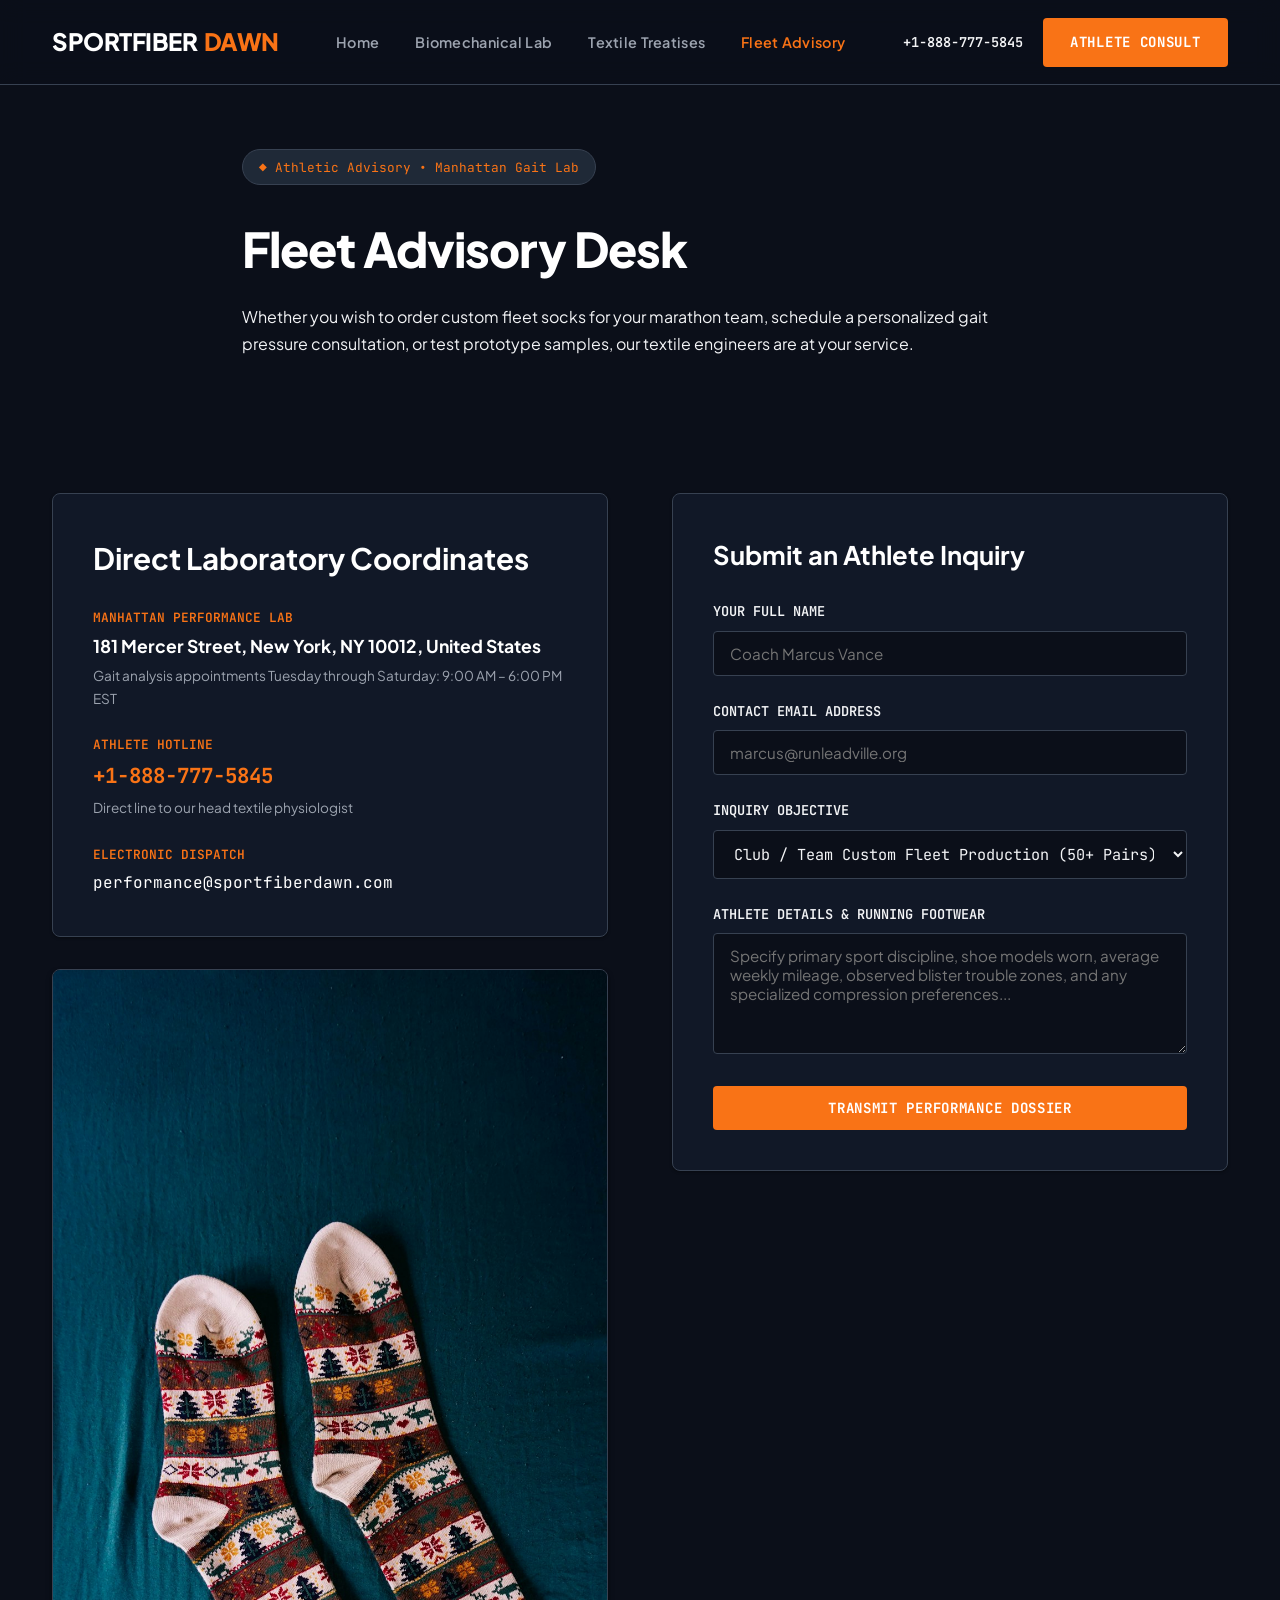
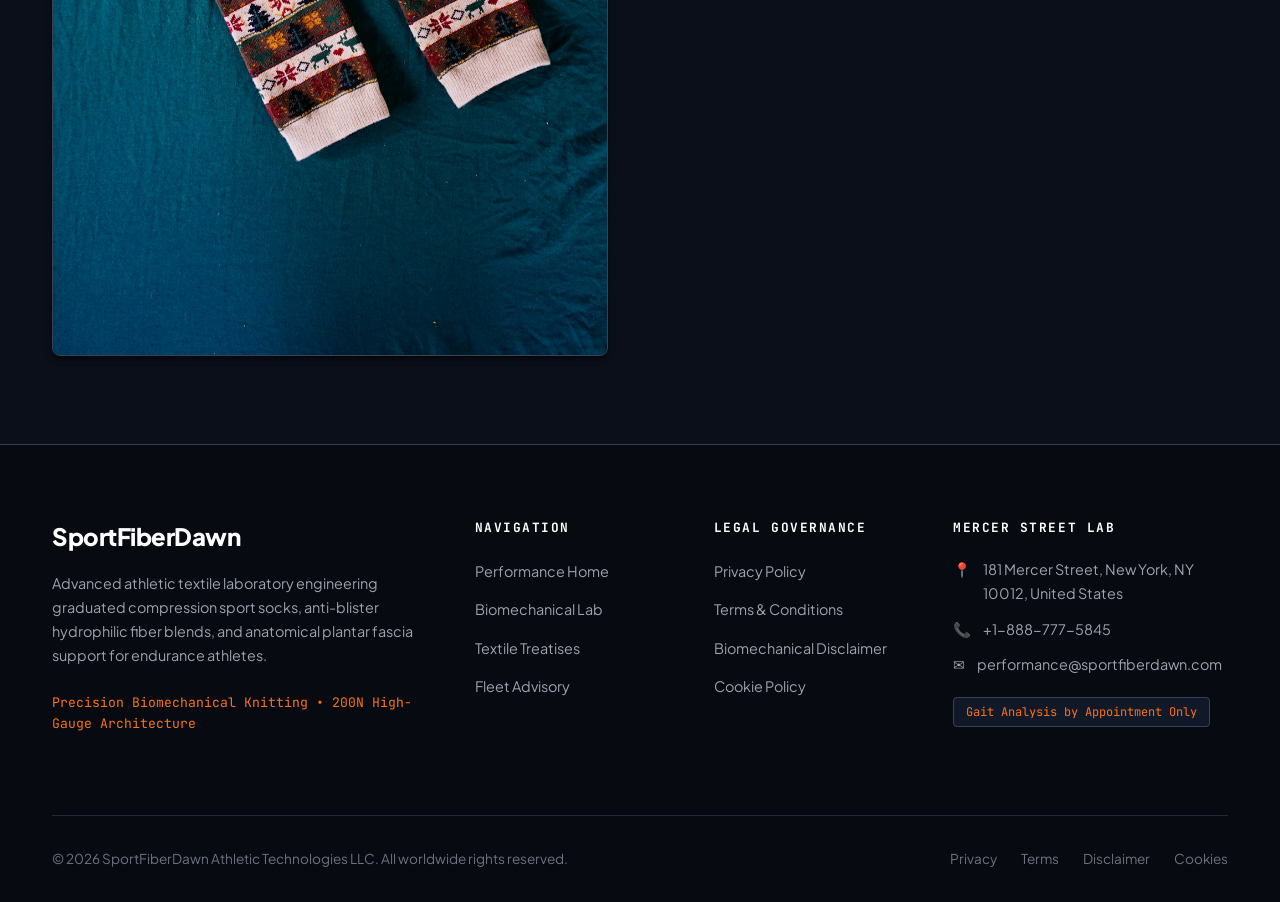
<file: contact.html>
<!DOCTYPE html>
<html lang="en">
<head>
  <meta charset="UTF-8">
  <meta name="viewport" content="width=device-width, initial-scale=1.0">
  <title>Fleet Advisory & Gait Lab Appointments | SportFiberDawn</title>
  <meta name="description" content="Schedule a personal gait analysis consultation, team fleet order inquiry, or visit our laboratory at 181 Mercer Street, New York, NY 10012.">
  <link rel="canonical" href="https://sportfiberdawn.com/contact.html">
  <link rel="preconnect" href="https://fonts.googleapis.com">
  <link rel="preconnect" href="https://fonts.gstatic.com" crossorigin>
  <link href="https://fonts.googleapis.com/css2?family=JetBrains+Mono:wght@400;500;600;700&family=Plus+Jakarta+Sans:wght@400;500;600;700;800&display=swap" rel="stylesheet">
  <!-- Google Analytics Tag G-0LY0HY7L01 -->
  <script async src="https://www.googletagmanager.com/gtag/js?id=G-0LY0HY7L01"></script>
  <script>
    window.dataLayer = window.dataLayer || [];
    function gtag(){dataLayer.push(arguments);}
    gtag('js', new Date());
    gtag('config', 'G-0LY0HY7L01');
  </script>
  <link rel="stylesheet" href="assets/css/style.css">
</head>
<body>

<header class="site-header">
  <div class="header-inner">
    <a href="index.php" class="brand-logo">
      SportFiber<span>Dawn</span>
    </a>
    <ul class="nav-links">
      <li><a href="index.php" class="">Home</a></li>
      <li><a href="about.html" class="">Biomechanical Lab</a></li>
      <li><a href="blog.html" class="">Textile Treatises</a></li>
      <li><a href="contact.html" class="active">Fleet Advisory</a></li>
    </ul>
    <div class="header-cta">
      <a href="tel:+18887775845" style="font-family:var(--font-mono);font-size:0.85rem;font-weight:600;color:var(--color-text);">+1-888-777-5845</a>
      <a href="contact.html" class="btn btn-primary">Athlete Consult</a>
      <button class="mobile-toggle" id="mobile-toggle" aria-label="Toggle navigation menu">
        <span></span>
        <span></span>
        <span></span>
      </button>
    </div>
  </div>
</header>
<div class="mobile-drawer" id="mobile-drawer">
  <ul class="mobile-drawer-nav">
    <li><a href="index.php">Home</a></li>
    <li><a href="about.html">Biomechanical Lab</a></li>
    <li><a href="blog.html">Textile Treatises</a></li>
    <li><a href="contact.html">Fleet Advisory</a></li>
    <li style="margin-top:2rem;padding-top:1.5rem;border-top:1px solid var(--color-border);">
      <p style="font-family:var(--font-mono);font-size:0.85rem;color:var(--color-text-muted);margin-bottom:0.5rem;">Telephone Concierge:</p>
      <a href="tel:+18887775845" style="font-size:1.1rem;font-weight:700;color:var(--color-accent);">+1-888-777-5845</a>
    </li>
    <li>
      <p style="font-family:var(--font-mono);font-size:0.85rem;color:var(--color-text-muted);margin-bottom:0.5rem;">Manhattan Performance Lab:</p>
      <p style="font-size:0.95rem;color:var(--color-text);">181 Mercer Street, New York, NY 10012, United States</p>
    </li>
  </ul>
</div>

<section class="hero" style="padding:4rem 0 3rem;">
  <div class="container-narrow">
    <span class="hero-badge">&#9670; Athletic Advisory &bull; Manhattan Gait Lab</span>
    <h1 style="font-family:var(--font-sans);font-size:3rem;font-weight:800;margin-bottom:1rem;color:#FFFFFF;letter-spacing:-0.02em;">Fleet Advisory Desk</h1>
    <p class="hero-lead">
      Whether you wish to order custom fleet socks for your marathon team, schedule a personalized gait pressure consultation, or test prototype samples, our textile engineers are at your service.
    </p>
  </div>
</section>

<section class="section">
  <div class="container">
    <div class="grid-2" style="gap:4rem;">
      <div>
        <div style="background:var(--color-surface);border:1px solid var(--color-border);padding:2.5rem;border-radius:var(--radius-md);box-shadow:var(--shadow-sm);">
          <h2 style="font-family:var(--font-sans);font-size:1.85rem;font-weight:700;margin-bottom:1.5rem;color:#FFFFFF;">Direct Laboratory Coordinates</h2>
          <div style="display:flex;flex-direction:column;gap:1.5rem;">
            <div>
              <span style="font-family:var(--font-mono);font-size:0.8rem;text-transform:uppercase;color:var(--color-accent);font-weight:600;display:block;margin-bottom:0.25rem;">Manhattan Performance Lab</span>
              <strong style="font-size:1.1rem;color:#FFFFFF;">181 Mercer Street, New York, NY 10012, United States</strong>
              <p style="font-size:0.85rem;color:var(--color-text-muted);margin-top:0.25rem;">Gait analysis appointments Tuesday through Saturday: 9:00 AM &ndash; 6:00 PM EST</p>
            </div>
            <div>
              <span style="font-family:var(--font-mono);font-size:0.8rem;text-transform:uppercase;color:var(--color-accent);font-weight:600;display:block;margin-bottom:0.25rem;">Athlete Hotline</span>
              <a href="tel:+18887775845" style="font-family:var(--font-mono);font-size:1.3rem;font-weight:700;color:var(--color-accent);">+1-888-777-5845</a>
              <p style="font-size:0.85rem;color:var(--color-text-muted);margin-top:0.25rem;">Direct line to our head textile physiologist</p>
            </div>
            <div>
              <span style="font-family:var(--font-mono);font-size:0.8rem;text-transform:uppercase;color:var(--color-accent);font-weight:600;display:block;margin-bottom:0.25rem;">Electronic Dispatch</span>
              <span style="font-family:var(--font-mono);font-size:1rem;color:#FFFFFF;">performance@sportfiberdawn.com</span>
            </div>
          </div>
        </div>
        <div style="margin-top:2rem;">
          <img src="assets/images/featured_cushioned_quarter_crew_sock.jpg" alt="Featured cushioned quarter crew sock" style="border-radius:var(--radius-md);border:1px solid var(--color-border);box-shadow:var(--shadow-md);">
        </div>
      </div>
      <div>
        <form style="background:var(--color-surface);border:1px solid var(--color-border);padding:2.5rem;border-radius:var(--radius-md);box-shadow:var(--shadow-sm);display:flex;flex-direction:column;gap:1.5rem;" onsubmit="event.preventDefault(); alert('Your athlete advisory request has been submitted. Our biomechanical engineer will review your running profile and contact you within 24 business hours.');">
          <h3 style="font-family:var(--font-sans);font-size:1.6rem;font-weight:700;color:#FFFFFF;">Submit an Athlete Inquiry</h3>
          <div>
            <label style="display:block;font-size:0.85rem;font-weight:600;margin-bottom:0.5rem;text-transform:uppercase;font-family:var(--font-mono);color:var(--color-text);">Your Full Name</label>
            <input type="text" required placeholder="Coach Marcus Vance" style="width:100%;padding:0.75rem 1rem;border:1px solid var(--color-border);border-radius:var(--radius-sm);background:var(--color-bg);color:var(--color-text);font-family:var(--font-sans);font-size:0.95rem;">
          </div>
          <div>
            <label style="display:block;font-size:0.85rem;font-weight:600;margin-bottom:0.5rem;text-transform:uppercase;font-family:var(--font-mono);color:var(--color-text);">Contact Email Address</label>
            <input type="email" required placeholder="marcus@runleadville.org" style="width:100%;padding:0.75rem 1rem;border:1px solid var(--color-border);border-radius:var(--radius-sm);background:var(--color-bg);color:var(--color-text);font-family:var(--font-sans);font-size:0.95rem;">
          </div>
          <div>
            <label style="display:block;font-size:0.85rem;font-weight:600;margin-bottom:0.5rem;text-transform:uppercase;font-family:var(--font-mono);color:var(--color-text);">Inquiry Objective</label>
            <select style="width:100%;padding:0.75rem 1rem;border:1px solid var(--color-border);border-radius:var(--radius-sm);background:var(--color-bg);color:var(--color-text);font-family:var(--font-mono);font-size:0.95rem;">
              <option>Club / Team Custom Fleet Production (50+ Pairs)</option>
              <option>Individual Gait Analysis &amp; In-Lab Testing Session</option>
              <option>Ultra-Marathon Anti-Blister Consultation</option>
              <option>Retail &amp; High-End Running Specialty Distribution</option>
            </select>
          </div>
          <div>
            <label style="display:block;font-size:0.85rem;font-weight:600;margin-bottom:0.5rem;text-transform:uppercase;font-family:var(--font-mono);color:var(--color-text);">Athlete Details &amp; Running Footwear</label>
            <textarea rows="5" required placeholder="Specify primary sport discipline, shoe models worn, average weekly mileage, observed blister trouble zones, and any specialized compression preferences..." style="width:100%;padding:0.75rem 1rem;border:1px solid var(--color-border);border-radius:var(--radius-sm);background:var(--color-bg);color:var(--color-text);font-family:var(--font-sans);font-size:0.95rem;"></textarea>
          </div>
          <button type="submit" class="btn btn-primary" style="width:100%;">Transmit Performance Dossier</button>
        </form>
      </div>
    </div>
  </div>
</section>

<footer class="site-footer">
  <div class="container">
    <div class="footer-grid">
      <div class="footer-brand">
        <h3>SportFiberDawn</h3>
        <p>
          Advanced athletic textile laboratory engineering graduated compression sport socks, anti-blister hydrophilic fiber blends, and anatomical plantar fascia support for endurance athletes.
        </p>
        <p style="font-family:var(--font-mono);font-size:0.82rem;color:var(--color-accent);">
          Precision Biomechanical Knitting &bull; 200N High-Gauge Architecture
        </p>
      </div>
      <div class="footer-col">
        <h4>Navigation</h4>
        <ul>
          <li><a href="index.php">Performance Home</a></li>
          <li><a href="about.html">Biomechanical Lab</a></li>
          <li><a href="blog.html">Textile Treatises</a></li>
          <li><a href="contact.html">Fleet Advisory</a></li>
        </ul>
      </div>
      <div class="footer-col">
        <h4>Legal Governance</h4>
        <ul>
          <li><a href="privacy-policy.html">Privacy Policy</a></li>
          <li><a href="terms-and-conditions.html">Terms &amp; Conditions</a></li>
          <li><a href="disclaimer.html">Biomechanical Disclaimer</a></li>
          <li><a href="cookie-policy.html">Cookie Policy</a></li>
        </ul>
      </div>
      <div class="footer-col">
        <h4>Mercer Street Lab</h4>
        <div class="footer-contact-item">
          <span>&#128205;</span>
          <span>181 Mercer Street, New York, NY 10012, United States</span>
        </div>
        <div class="footer-contact-item">
          <span>&#128222;</span>
          <span><a href="tel:+18887775845">+1-888-777-5845</a></span>
        </div>
        <div class="footer-contact-item">
          <span>&#9993;</span>
          <span>performance@sportfiberdawn.com</span>
        </div>
        <div style="margin-top:1.25rem;">
          <span style="font-family:var(--font-mono);font-size:0.75rem;background:#111827;padding:0.35rem 0.75rem;border-radius:var(--radius-sm);color:var(--color-accent);border:1px solid var(--color-border);">
            Gait Analysis by Appointment Only
          </span>
        </div>
      </div>
    </div>
    <div class="footer-bottom">
      <div>&copy; 2026 SportFiberDawn Athletic Technologies LLC. All worldwide rights reserved.</div>
      <div style="display:flex;gap:1.5rem;">
        <a href="privacy-policy.html">Privacy</a>
        <a href="terms-and-conditions.html">Terms</a>
        <a href="disclaimer.html">Disclaimer</a>
        <a href="cookie-policy.html">Cookies</a>
      </div>
    </div>
  </div>
</footer>
<script src="assets/js/main.js"></script>
</body>
</html>
</file>
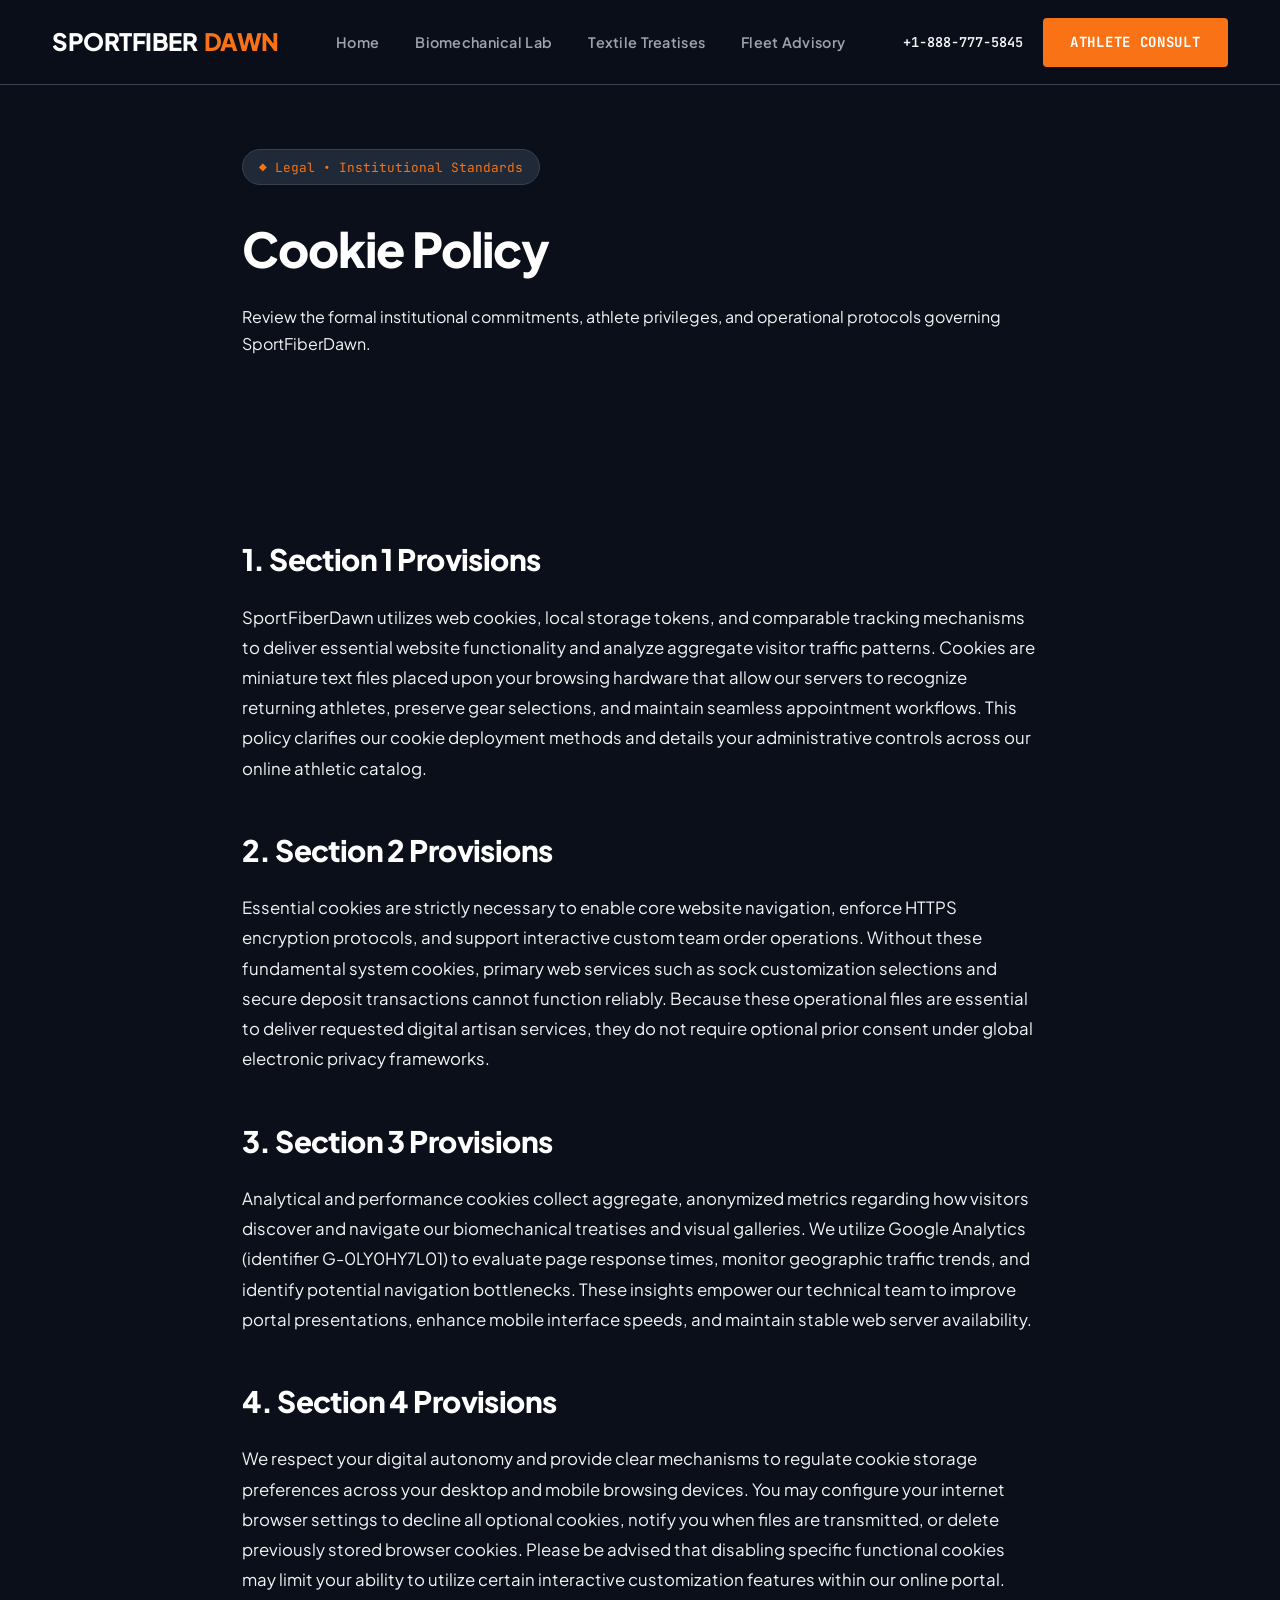
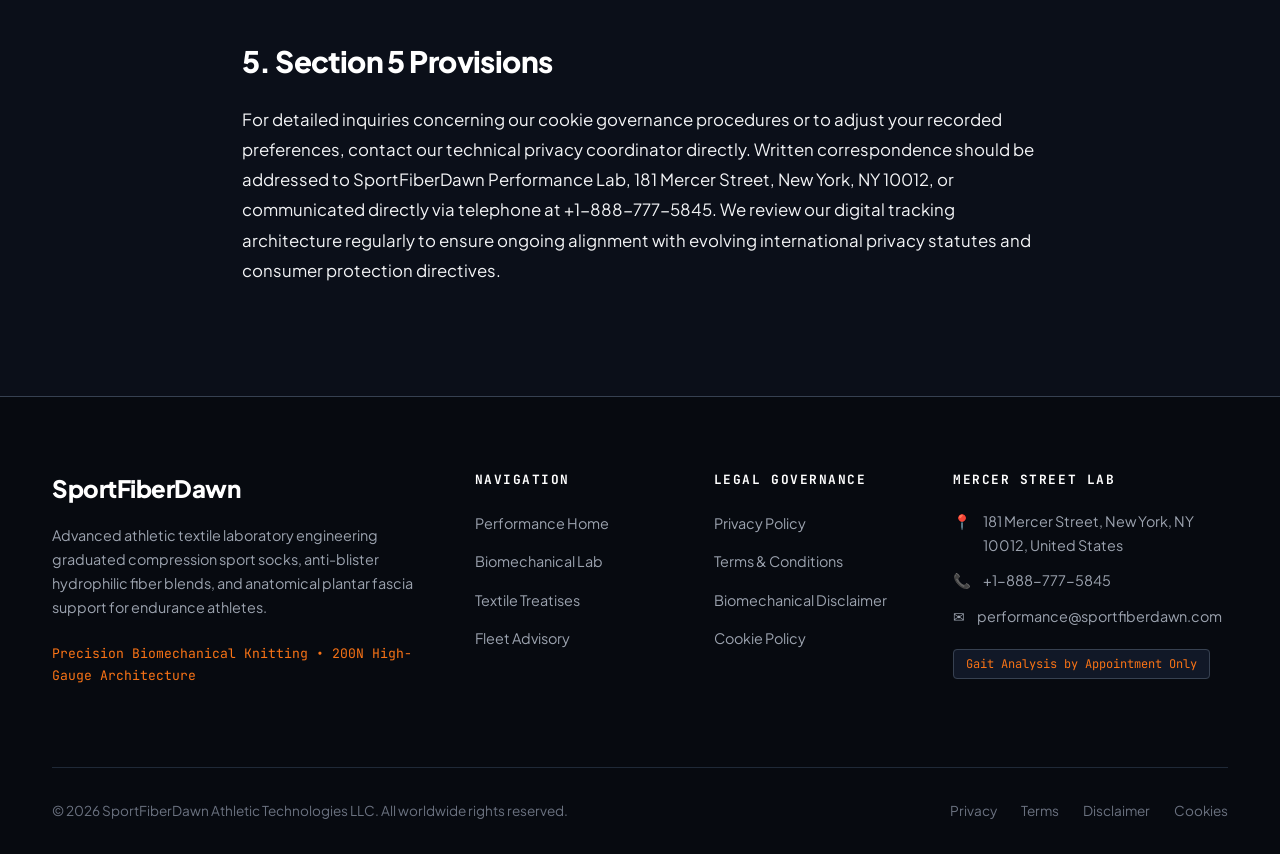
<file: cookie-policy.html>
<!DOCTYPE html>
<html lang="en">
<head>
  <meta charset="UTF-8">
  <meta name="viewport" content="width=device-width, initial-scale=1.0">
  <title>Cookie Policy & Telemetry Controls | SportFiberDawn</title>
  <meta name="description" content="Detailed explanation of cookie utilization, analytical tracking, and athlete controls at SportFiberDawn.">
  <link rel="canonical" href="https://sportfiberdawn.com/cookie-policy.html">
  <link rel="preconnect" href="https://fonts.googleapis.com">
  <link rel="preconnect" href="https://fonts.gstatic.com" crossorigin>
  <link href="https://fonts.googleapis.com/css2?family=JetBrains+Mono:wght@400;500;600;700&family=Plus+Jakarta+Sans:wght@400;500;600;700;800&display=swap" rel="stylesheet">
  <!-- Google Analytics Tag G-0LY0HY7L01 -->
  <script async src="https://www.googletagmanager.com/gtag/js?id=G-0LY0HY7L01"></script>
  <script>
    window.dataLayer = window.dataLayer || [];
    function gtag(){dataLayer.push(arguments);}
    gtag('js', new Date());
    gtag('config', 'G-0LY0HY7L01');
  </script>
  <link rel="stylesheet" href="assets/css/style.css">
</head>
<body>

<header class="site-header">
  <div class="header-inner">
    <a href="index.php" class="brand-logo">
      SportFiber<span>Dawn</span>
    </a>
    <ul class="nav-links">
      <li><a href="index.php" class="">Home</a></li>
      <li><a href="about.html" class="">Biomechanical Lab</a></li>
      <li><a href="blog.html" class="">Textile Treatises</a></li>
      <li><a href="contact.html" class="">Fleet Advisory</a></li>
    </ul>
    <div class="header-cta">
      <a href="tel:+18887775845" style="font-family:var(--font-mono);font-size:0.85rem;font-weight:600;color:var(--color-text);">+1-888-777-5845</a>
      <a href="contact.html" class="btn btn-primary">Athlete Consult</a>
      <button class="mobile-toggle" id="mobile-toggle" aria-label="Toggle navigation menu">
        <span></span>
        <span></span>
        <span></span>
      </button>
    </div>
  </div>
</header>
<div class="mobile-drawer" id="mobile-drawer">
  <ul class="mobile-drawer-nav">
    <li><a href="index.php">Home</a></li>
    <li><a href="about.html">Biomechanical Lab</a></li>
    <li><a href="blog.html">Textile Treatises</a></li>
    <li><a href="contact.html">Fleet Advisory</a></li>
    <li style="margin-top:2rem;padding-top:1.5rem;border-top:1px solid var(--color-border);">
      <p style="font-family:var(--font-mono);font-size:0.85rem;color:var(--color-text-muted);margin-bottom:0.5rem;">Telephone Concierge:</p>
      <a href="tel:+18887775845" style="font-size:1.1rem;font-weight:700;color:var(--color-accent);">+1-888-777-5845</a>
    </li>
    <li>
      <p style="font-family:var(--font-mono);font-size:0.85rem;color:var(--color-text-muted);margin-bottom:0.5rem;">Manhattan Performance Lab:</p>
      <p style="font-size:0.95rem;color:var(--color-text);">181 Mercer Street, New York, NY 10012, United States</p>
    </li>
  </ul>
</div>

<section class="hero" style="padding:4rem 0 3rem;">
  <div class="container-narrow">
    <span class="hero-badge">&#9670; Legal &bull; Institutional Standards</span>
    <h1 style="font-family:var(--font-sans);font-size:3rem;font-weight:800;margin-bottom:1rem;color:#FFFFFF;letter-spacing:-0.02em;">Cookie Policy</h1>
    <p class="hero-lead">
      Review the formal institutional commitments, athlete privileges, and operational protocols governing SportFiberDawn.
    </p>
  </div>
</section>

<section class="section">
  <div class="container-narrow article-content">
    <h2>1. Section 1 Provisions</h2>
    <p>
      SportFiberDawn utilizes web cookies, local storage tokens, and comparable tracking
      mechanisms to deliver essential website functionality and analyze aggregate visitor
      traffic patterns. Cookies are miniature text files placed upon your browsing hardware that
      allow our servers to recognize returning athletes, preserve gear selections, and maintain
      seamless appointment workflows. This policy clarifies our cookie deployment methods and
      details your administrative controls across our online athletic catalog.
    </p>
    <h2>2. Section 2 Provisions</h2>
    <p>
      Essential cookies are strictly necessary to enable core website navigation, enforce HTTPS
      encryption protocols, and support interactive custom team order operations. Without these
      fundamental system cookies, primary web services such as sock customization selections and
      secure deposit transactions cannot function reliably. Because these operational files are
      essential to deliver requested digital artisan services, they do not require optional
      prior consent under global electronic privacy frameworks.
    </p>
    <h2>3. Section 3 Provisions</h2>
    <p>
      Analytical and performance cookies collect aggregate, anonymized metrics regarding how
      visitors discover and navigate our biomechanical treatises and visual galleries. We
      utilize Google Analytics (identifier G-0LY0HY7L01) to evaluate page response times,
      monitor geographic traffic trends, and identify potential navigation bottlenecks. These
      insights empower our technical team to improve portal presentations, enhance mobile
      interface speeds, and maintain stable web server availability.
    </p>
    <h2>4. Section 4 Provisions</h2>
    <p>
      We respect your digital autonomy and provide clear mechanisms to regulate cookie storage
      preferences across your desktop and mobile browsing devices. You may configure your
      internet browser settings to decline all optional cookies, notify you when files are
      transmitted, or delete previously stored browser cookies. Please be advised that disabling
      specific functional cookies may limit your ability to utilize certain interactive
      customization features within our online portal.
    </p>
    <h2>5. Section 5 Provisions</h2>
    <p>
      For detailed inquiries concerning our cookie governance procedures or to adjust your
      recorded preferences, contact our technical privacy coordinator directly. Written
      correspondence should be addressed to SportFiberDawn Performance Lab, 181 Mercer Street,
      New York, NY 10012, or communicated directly via telephone at +1-888-777-5845. We review
      our digital tracking architecture regularly to ensure ongoing alignment with evolving
      international privacy statutes and consumer protection directives.
    </p>
  </div>
</section>

<footer class="site-footer">
  <div class="container">
    <div class="footer-grid">
      <div class="footer-brand">
        <h3>SportFiberDawn</h3>
        <p>
          Advanced athletic textile laboratory engineering graduated compression sport socks, anti-blister hydrophilic fiber blends, and anatomical plantar fascia support for endurance athletes.
        </p>
        <p style="font-family:var(--font-mono);font-size:0.82rem;color:var(--color-accent);">
          Precision Biomechanical Knitting &bull; 200N High-Gauge Architecture
        </p>
      </div>
      <div class="footer-col">
        <h4>Navigation</h4>
        <ul>
          <li><a href="index.php">Performance Home</a></li>
          <li><a href="about.html">Biomechanical Lab</a></li>
          <li><a href="blog.html">Textile Treatises</a></li>
          <li><a href="contact.html">Fleet Advisory</a></li>
        </ul>
      </div>
      <div class="footer-col">
        <h4>Legal Governance</h4>
        <ul>
          <li><a href="privacy-policy.html">Privacy Policy</a></li>
          <li><a href="terms-and-conditions.html">Terms &amp; Conditions</a></li>
          <li><a href="disclaimer.html">Biomechanical Disclaimer</a></li>
          <li><a href="cookie-policy.html">Cookie Policy</a></li>
        </ul>
      </div>
      <div class="footer-col">
        <h4>Mercer Street Lab</h4>
        <div class="footer-contact-item">
          <span>&#128205;</span>
          <span>181 Mercer Street, New York, NY 10012, United States</span>
        </div>
        <div class="footer-contact-item">
          <span>&#128222;</span>
          <span><a href="tel:+18887775845">+1-888-777-5845</a></span>
        </div>
        <div class="footer-contact-item">
          <span>&#9993;</span>
          <span>performance@sportfiberdawn.com</span>
        </div>
        <div style="margin-top:1.25rem;">
          <span style="font-family:var(--font-mono);font-size:0.75rem;background:#111827;padding:0.35rem 0.75rem;border-radius:var(--radius-sm);color:var(--color-accent);border:1px solid var(--color-border);">
            Gait Analysis by Appointment Only
          </span>
        </div>
      </div>
    </div>
    <div class="footer-bottom">
      <div>&copy; 2026 SportFiberDawn Athletic Technologies LLC. All worldwide rights reserved.</div>
      <div style="display:flex;gap:1.5rem;">
        <a href="privacy-policy.html">Privacy</a>
        <a href="terms-and-conditions.html">Terms</a>
        <a href="disclaimer.html">Disclaimer</a>
        <a href="cookie-policy.html">Cookies</a>
      </div>
    </div>
  </div>
</footer>
<script src="assets/js/main.js"></script>
</body>
</html>
</file>
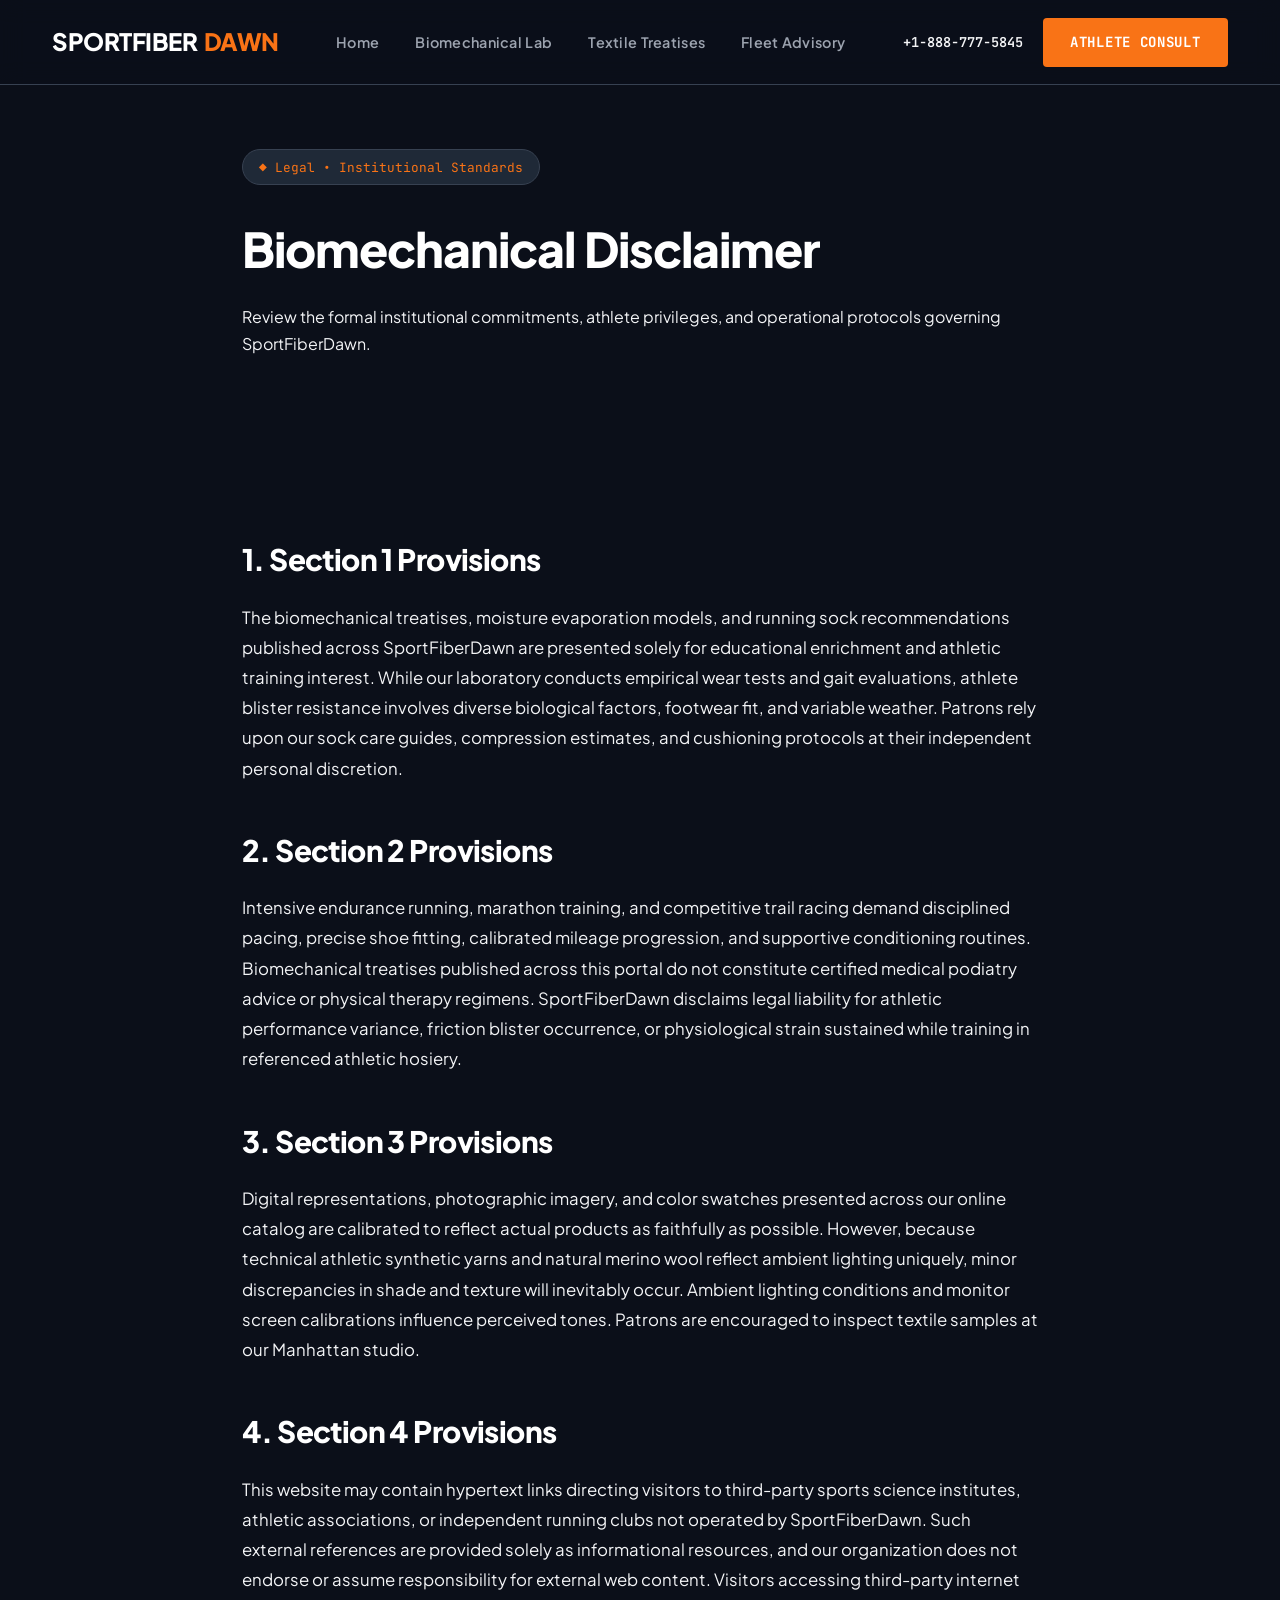
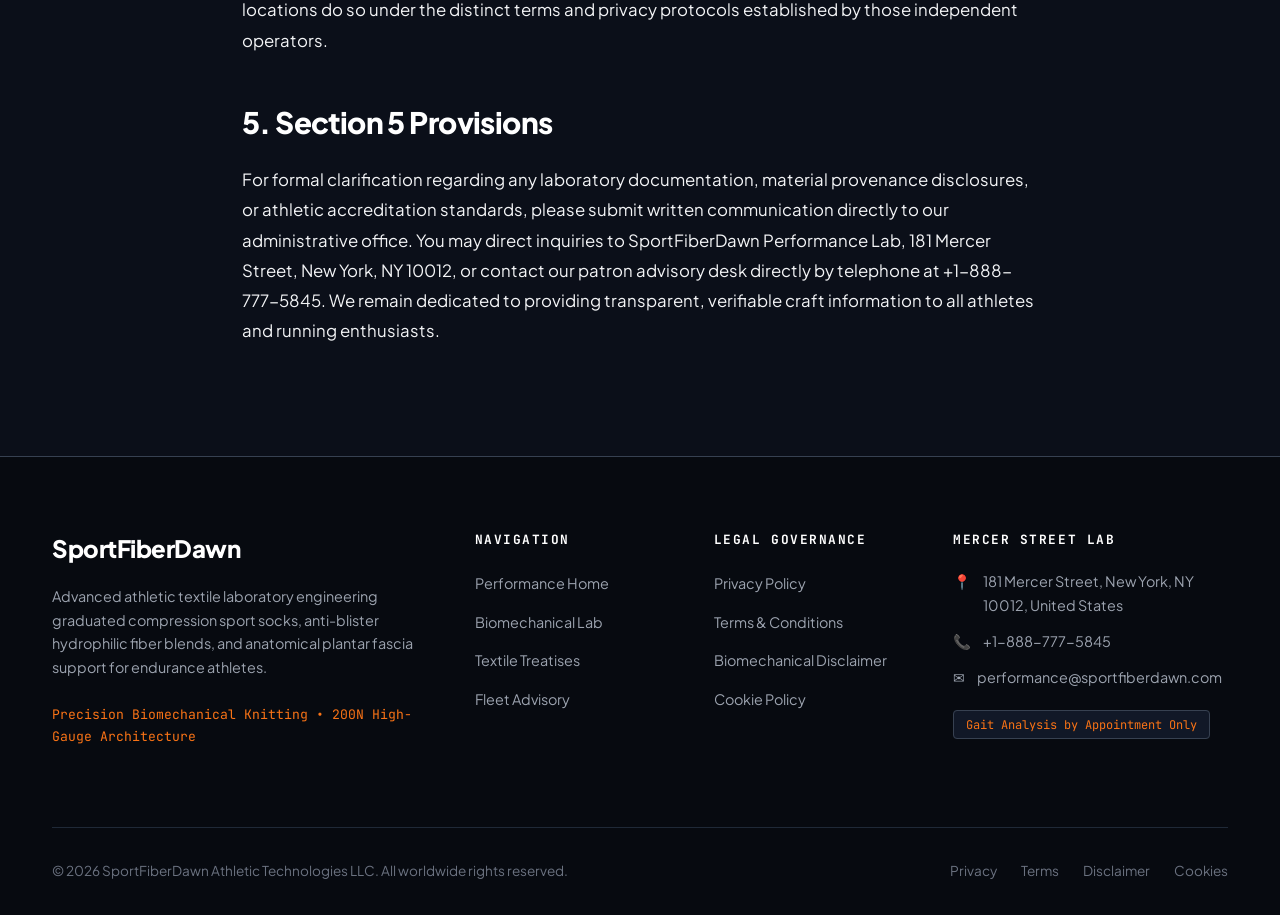
<file: disclaimer.html>
<!DOCTYPE html>
<html lang="en">
<head>
  <meta charset="UTF-8">
  <meta name="viewport" content="width=device-width, initial-scale=1.0">
  <title>Biomechanical Performance Disclaimer | SportFiberDawn</title>
  <meta name="description" content="Official athletic performance, podiatric safety, and material variation disclaimers for SportFiberDawn.">
  <link rel="canonical" href="https://sportfiberdawn.com/disclaimer.html">
  <link rel="preconnect" href="https://fonts.googleapis.com">
  <link rel="preconnect" href="https://fonts.gstatic.com" crossorigin>
  <link href="https://fonts.googleapis.com/css2?family=JetBrains+Mono:wght@400;500;600;700&family=Plus+Jakarta+Sans:wght@400;500;600;700;800&display=swap" rel="stylesheet">
  <!-- Google Analytics Tag G-0LY0HY7L01 -->
  <script async src="https://www.googletagmanager.com/gtag/js?id=G-0LY0HY7L01"></script>
  <script>
    window.dataLayer = window.dataLayer || [];
    function gtag(){dataLayer.push(arguments);}
    gtag('js', new Date());
    gtag('config', 'G-0LY0HY7L01');
  </script>
  <link rel="stylesheet" href="assets/css/style.css">
</head>
<body>

<header class="site-header">
  <div class="header-inner">
    <a href="index.php" class="brand-logo">
      SportFiber<span>Dawn</span>
    </a>
    <ul class="nav-links">
      <li><a href="index.php" class="">Home</a></li>
      <li><a href="about.html" class="">Biomechanical Lab</a></li>
      <li><a href="blog.html" class="">Textile Treatises</a></li>
      <li><a href="contact.html" class="">Fleet Advisory</a></li>
    </ul>
    <div class="header-cta">
      <a href="tel:+18887775845" style="font-family:var(--font-mono);font-size:0.85rem;font-weight:600;color:var(--color-text);">+1-888-777-5845</a>
      <a href="contact.html" class="btn btn-primary">Athlete Consult</a>
      <button class="mobile-toggle" id="mobile-toggle" aria-label="Toggle navigation menu">
        <span></span>
        <span></span>
        <span></span>
      </button>
    </div>
  </div>
</header>
<div class="mobile-drawer" id="mobile-drawer">
  <ul class="mobile-drawer-nav">
    <li><a href="index.php">Home</a></li>
    <li><a href="about.html">Biomechanical Lab</a></li>
    <li><a href="blog.html">Textile Treatises</a></li>
    <li><a href="contact.html">Fleet Advisory</a></li>
    <li style="margin-top:2rem;padding-top:1.5rem;border-top:1px solid var(--color-border);">
      <p style="font-family:var(--font-mono);font-size:0.85rem;color:var(--color-text-muted);margin-bottom:0.5rem;">Telephone Concierge:</p>
      <a href="tel:+18887775845" style="font-size:1.1rem;font-weight:700;color:var(--color-accent);">+1-888-777-5845</a>
    </li>
    <li>
      <p style="font-family:var(--font-mono);font-size:0.85rem;color:var(--color-text-muted);margin-bottom:0.5rem;">Manhattan Performance Lab:</p>
      <p style="font-size:0.95rem;color:var(--color-text);">181 Mercer Street, New York, NY 10012, United States</p>
    </li>
  </ul>
</div>

<section class="hero" style="padding:4rem 0 3rem;">
  <div class="container-narrow">
    <span class="hero-badge">&#9670; Legal &bull; Institutional Standards</span>
    <h1 style="font-family:var(--font-sans);font-size:3rem;font-weight:800;margin-bottom:1rem;color:#FFFFFF;letter-spacing:-0.02em;">Biomechanical Disclaimer</h1>
    <p class="hero-lead">
      Review the formal institutional commitments, athlete privileges, and operational protocols governing SportFiberDawn.
    </p>
  </div>
</section>

<section class="section">
  <div class="container-narrow article-content">
    <h2>1. Section 1 Provisions</h2>
    <p>
      The biomechanical treatises, moisture evaporation models, and running sock recommendations
      published across SportFiberDawn are presented solely for educational enrichment and
      athletic training interest. While our laboratory conducts empirical wear tests and gait
      evaluations, athlete blister resistance involves diverse biological factors, footwear fit,
      and variable weather. Patrons rely upon our sock care guides, compression estimates, and
      cushioning protocols at their independent personal discretion.
    </p>
    <h2>2. Section 2 Provisions</h2>
    <p>
      Intensive endurance running, marathon training, and competitive trail racing demand
      disciplined pacing, precise shoe fitting, calibrated mileage progression, and supportive
      conditioning routines. Biomechanical treatises published across this portal do not
      constitute certified medical podiatry advice or physical therapy regimens. SportFiberDawn
      disclaims legal liability for athletic performance variance, friction blister occurrence,
      or physiological strain sustained while training in referenced athletic hosiery.
    </p>
    <h2>3. Section 3 Provisions</h2>
    <p>
      Digital representations, photographic imagery, and color swatches presented across our
      online catalog are calibrated to reflect actual products as faithfully as possible.
      However, because technical athletic synthetic yarns and natural merino wool reflect
      ambient lighting uniquely, minor discrepancies in shade and texture will inevitably occur.
      Ambient lighting conditions and monitor screen calibrations influence perceived tones.
      Patrons are encouraged to inspect textile samples at our Manhattan studio.
    </p>
    <h2>4. Section 4 Provisions</h2>
    <p>
      This website may contain hypertext links directing visitors to third-party sports science
      institutes, athletic associations, or independent running clubs not operated by
      SportFiberDawn. Such external references are provided solely as informational resources,
      and our organization does not endorse or assume responsibility for external web content.
      Visitors accessing third-party internet locations do so under the distinct terms and
      privacy protocols established by those independent operators.
    </p>
    <h2>5. Section 5 Provisions</h2>
    <p>
      For formal clarification regarding any laboratory documentation, material provenance
      disclosures, or athletic accreditation standards, please submit written communication
      directly to our administrative office. You may direct inquiries to SportFiberDawn
      Performance Lab, 181 Mercer Street, New York, NY 10012, or contact our patron advisory
      desk directly by telephone at +1-888-777-5845. We remain dedicated to providing
      transparent, verifiable craft information to all athletes and running enthusiasts.
    </p>
  </div>
</section>

<footer class="site-footer">
  <div class="container">
    <div class="footer-grid">
      <div class="footer-brand">
        <h3>SportFiberDawn</h3>
        <p>
          Advanced athletic textile laboratory engineering graduated compression sport socks, anti-blister hydrophilic fiber blends, and anatomical plantar fascia support for endurance athletes.
        </p>
        <p style="font-family:var(--font-mono);font-size:0.82rem;color:var(--color-accent);">
          Precision Biomechanical Knitting &bull; 200N High-Gauge Architecture
        </p>
      </div>
      <div class="footer-col">
        <h4>Navigation</h4>
        <ul>
          <li><a href="index.php">Performance Home</a></li>
          <li><a href="about.html">Biomechanical Lab</a></li>
          <li><a href="blog.html">Textile Treatises</a></li>
          <li><a href="contact.html">Fleet Advisory</a></li>
        </ul>
      </div>
      <div class="footer-col">
        <h4>Legal Governance</h4>
        <ul>
          <li><a href="privacy-policy.html">Privacy Policy</a></li>
          <li><a href="terms-and-conditions.html">Terms &amp; Conditions</a></li>
          <li><a href="disclaimer.html">Biomechanical Disclaimer</a></li>
          <li><a href="cookie-policy.html">Cookie Policy</a></li>
        </ul>
      </div>
      <div class="footer-col">
        <h4>Mercer Street Lab</h4>
        <div class="footer-contact-item">
          <span>&#128205;</span>
          <span>181 Mercer Street, New York, NY 10012, United States</span>
        </div>
        <div class="footer-contact-item">
          <span>&#128222;</span>
          <span><a href="tel:+18887775845">+1-888-777-5845</a></span>
        </div>
        <div class="footer-contact-item">
          <span>&#9993;</span>
          <span>performance@sportfiberdawn.com</span>
        </div>
        <div style="margin-top:1.25rem;">
          <span style="font-family:var(--font-mono);font-size:0.75rem;background:#111827;padding:0.35rem 0.75rem;border-radius:var(--radius-sm);color:var(--color-accent);border:1px solid var(--color-border);">
            Gait Analysis by Appointment Only
          </span>
        </div>
      </div>
    </div>
    <div class="footer-bottom">
      <div>&copy; 2026 SportFiberDawn Athletic Technologies LLC. All worldwide rights reserved.</div>
      <div style="display:flex;gap:1.5rem;">
        <a href="privacy-policy.html">Privacy</a>
        <a href="terms-and-conditions.html">Terms</a>
        <a href="disclaimer.html">Disclaimer</a>
        <a href="cookie-policy.html">Cookies</a>
      </div>
    </div>
  </div>
</footer>
<script src="assets/js/main.js"></script>
</body>
</html>
</file>
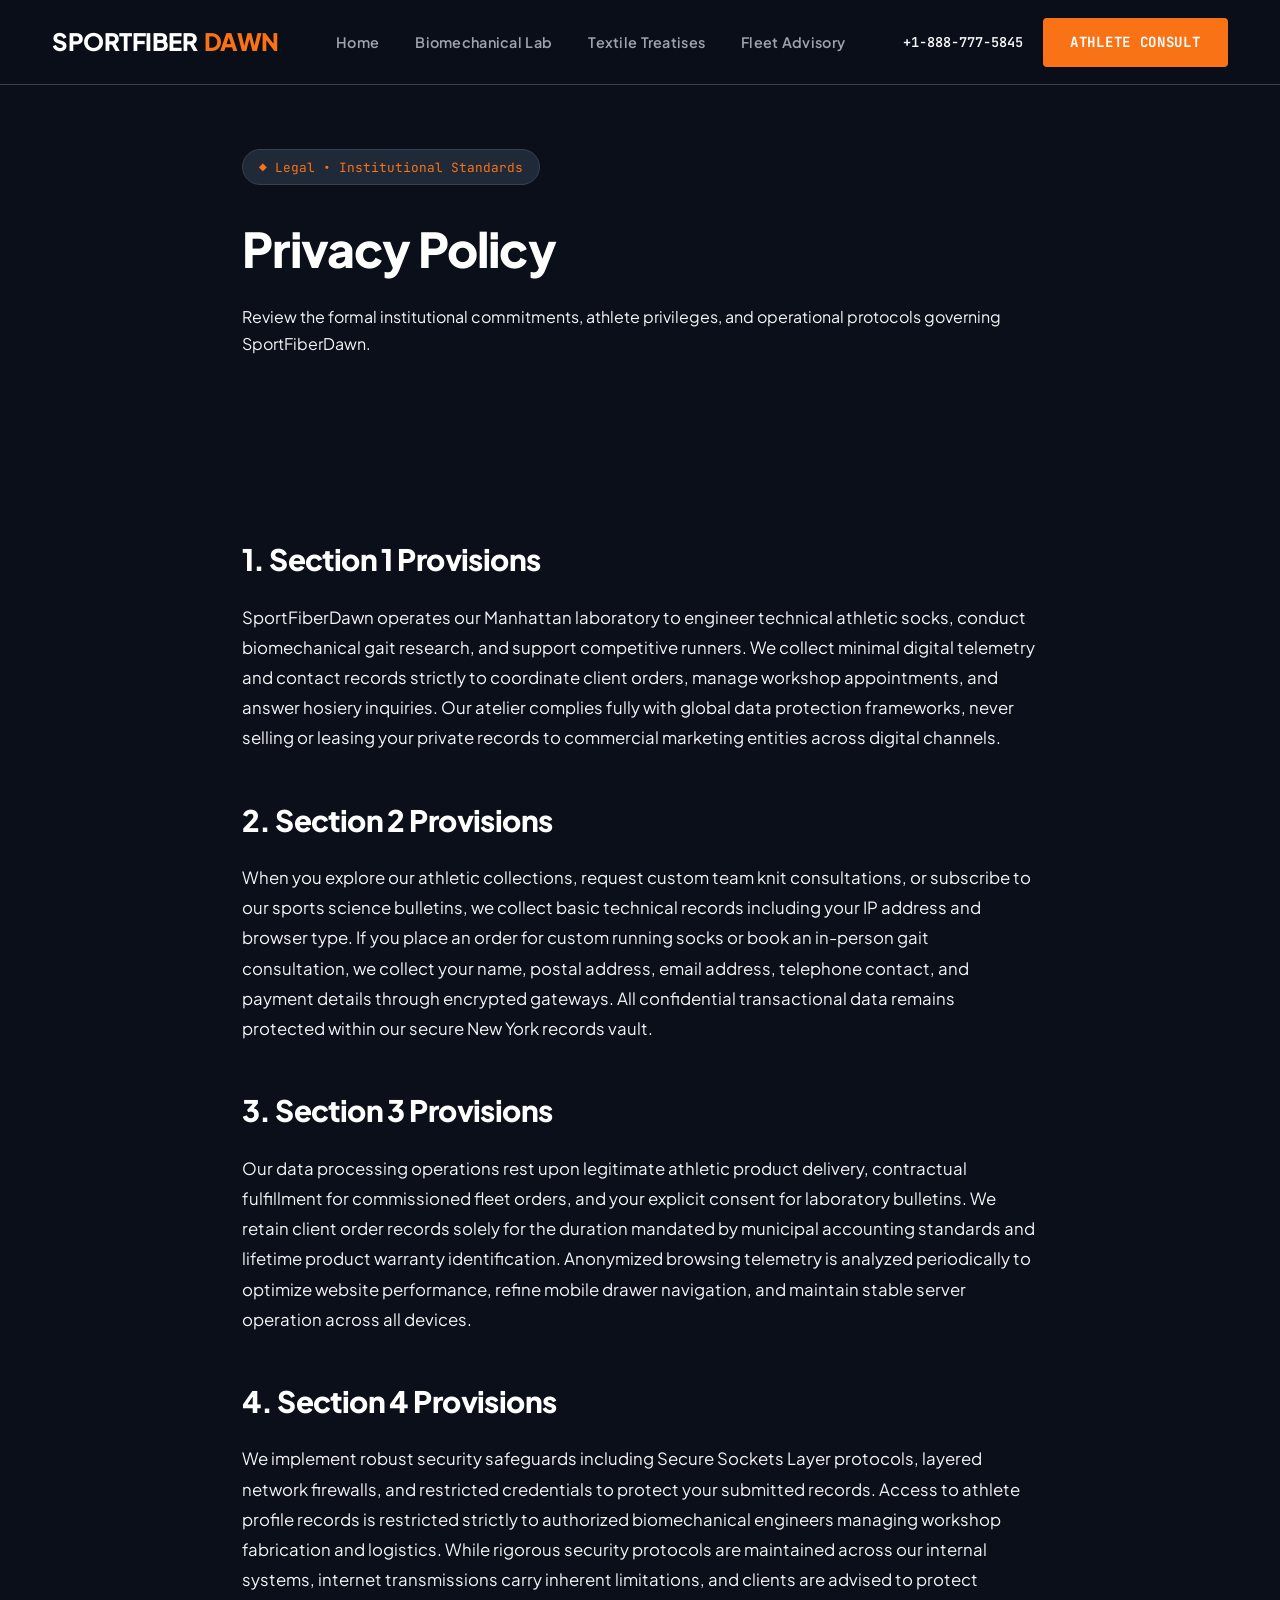
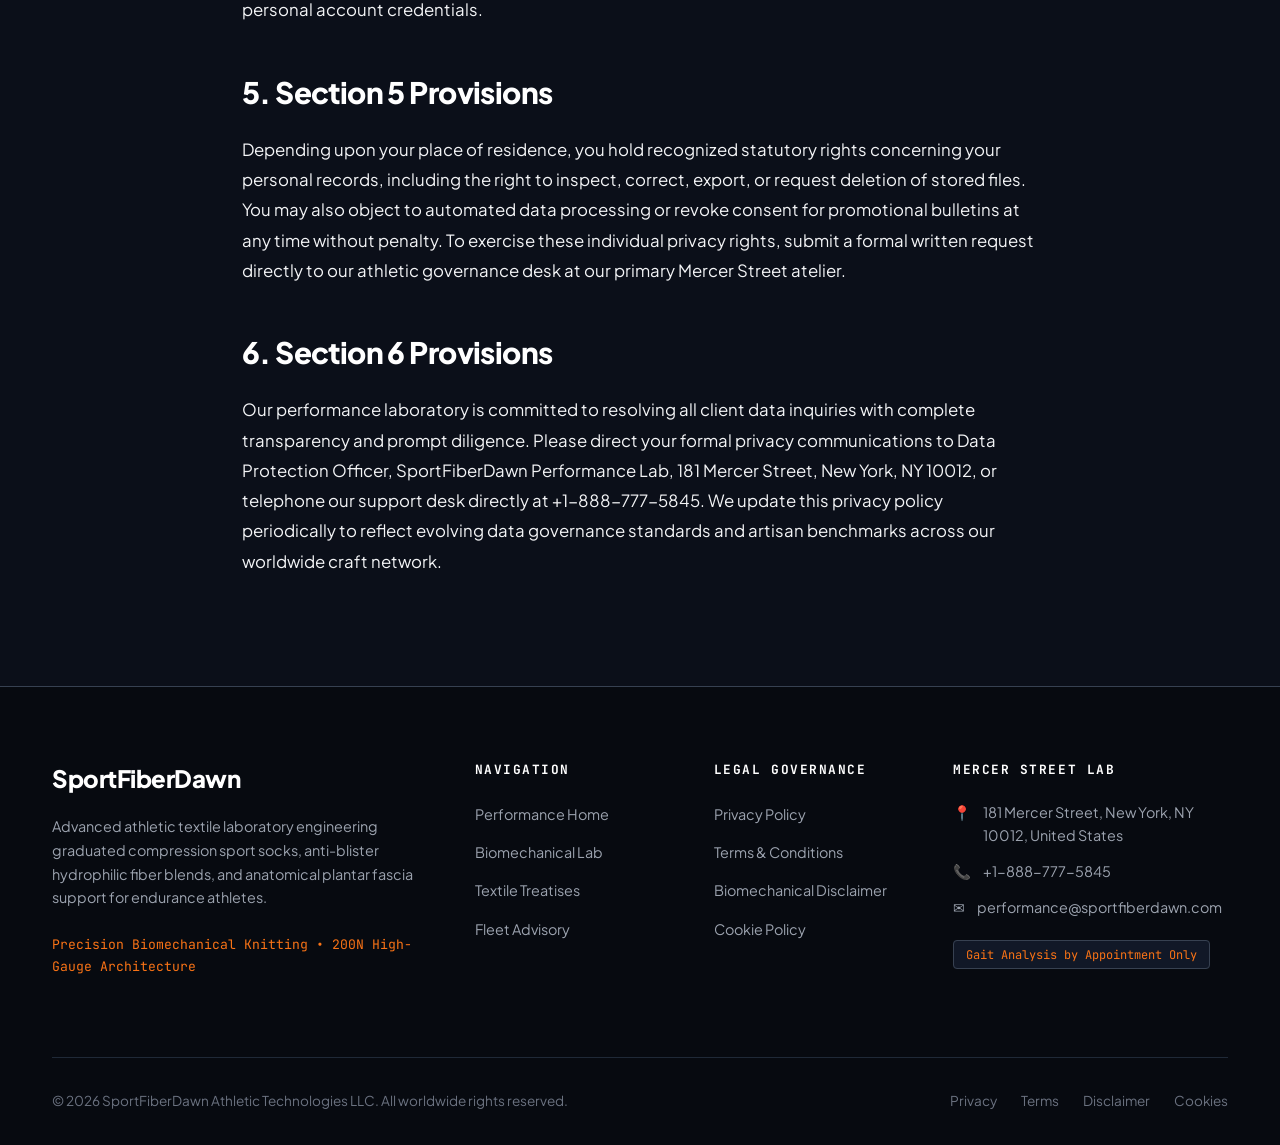
<file: privacy-policy.html>
<!DOCTYPE html>
<html lang="en">
<head>
  <meta charset="UTF-8">
  <meta name="viewport" content="width=device-width, initial-scale=1.0">
  <title>Privacy Policy & Athlete Data Protection | SportFiberDawn</title>
  <meta name="description" content="Comprehensive privacy policy and athlete data confidentiality terms for SportFiberDawn at 181 Mercer Street, New York.">
  <link rel="canonical" href="https://sportfiberdawn.com/privacy-policy.html">
  <link rel="preconnect" href="https://fonts.googleapis.com">
  <link rel="preconnect" href="https://fonts.gstatic.com" crossorigin>
  <link href="https://fonts.googleapis.com/css2?family=JetBrains+Mono:wght@400;500;600;700&family=Plus+Jakarta+Sans:wght@400;500;600;700;800&display=swap" rel="stylesheet">
  <!-- Google Analytics Tag G-0LY0HY7L01 -->
  <script async src="https://www.googletagmanager.com/gtag/js?id=G-0LY0HY7L01"></script>
  <script>
    window.dataLayer = window.dataLayer || [];
    function gtag(){dataLayer.push(arguments);}
    gtag('js', new Date());
    gtag('config', 'G-0LY0HY7L01');
  </script>
  <link rel="stylesheet" href="assets/css/style.css">
</head>
<body>

<header class="site-header">
  <div class="header-inner">
    <a href="index.php" class="brand-logo">
      SportFiber<span>Dawn</span>
    </a>
    <ul class="nav-links">
      <li><a href="index.php" class="">Home</a></li>
      <li><a href="about.html" class="">Biomechanical Lab</a></li>
      <li><a href="blog.html" class="">Textile Treatises</a></li>
      <li><a href="contact.html" class="">Fleet Advisory</a></li>
    </ul>
    <div class="header-cta">
      <a href="tel:+18887775845" style="font-family:var(--font-mono);font-size:0.85rem;font-weight:600;color:var(--color-text);">+1-888-777-5845</a>
      <a href="contact.html" class="btn btn-primary">Athlete Consult</a>
      <button class="mobile-toggle" id="mobile-toggle" aria-label="Toggle navigation menu">
        <span></span>
        <span></span>
        <span></span>
      </button>
    </div>
  </div>
</header>
<div class="mobile-drawer" id="mobile-drawer">
  <ul class="mobile-drawer-nav">
    <li><a href="index.php">Home</a></li>
    <li><a href="about.html">Biomechanical Lab</a></li>
    <li><a href="blog.html">Textile Treatises</a></li>
    <li><a href="contact.html">Fleet Advisory</a></li>
    <li style="margin-top:2rem;padding-top:1.5rem;border-top:1px solid var(--color-border);">
      <p style="font-family:var(--font-mono);font-size:0.85rem;color:var(--color-text-muted);margin-bottom:0.5rem;">Telephone Concierge:</p>
      <a href="tel:+18887775845" style="font-size:1.1rem;font-weight:700;color:var(--color-accent);">+1-888-777-5845</a>
    </li>
    <li>
      <p style="font-family:var(--font-mono);font-size:0.85rem;color:var(--color-text-muted);margin-bottom:0.5rem;">Manhattan Performance Lab:</p>
      <p style="font-size:0.95rem;color:var(--color-text);">181 Mercer Street, New York, NY 10012, United States</p>
    </li>
  </ul>
</div>

<section class="hero" style="padding:4rem 0 3rem;">
  <div class="container-narrow">
    <span class="hero-badge">&#9670; Legal &bull; Institutional Standards</span>
    <h1 style="font-family:var(--font-sans);font-size:3rem;font-weight:800;margin-bottom:1rem;color:#FFFFFF;letter-spacing:-0.02em;">Privacy Policy</h1>
    <p class="hero-lead">
      Review the formal institutional commitments, athlete privileges, and operational protocols governing SportFiberDawn.
    </p>
  </div>
</section>

<section class="section">
  <div class="container-narrow article-content">
    <h2>1. Section 1 Provisions</h2>
    <p>
      SportFiberDawn operates our Manhattan laboratory to engineer technical athletic socks,
      conduct biomechanical gait research, and support competitive runners. We collect minimal
      digital telemetry and contact records strictly to coordinate client orders, manage
      workshop appointments, and answer hosiery inquiries. Our atelier complies fully with
      global data protection frameworks, never selling or leasing your private records to
      commercial marketing entities across digital channels.
    </p>
    <h2>2. Section 2 Provisions</h2>
    <p>
      When you explore our athletic collections, request custom team knit consultations, or
      subscribe to our sports science bulletins, we collect basic technical records including
      your IP address and browser type. If you place an order for custom running socks or book
      an in-person gait consultation, we collect your name, postal address, email address,
      telephone contact, and payment details through encrypted gateways. All confidential
      transactional data remains protected within our secure New York records vault.
    </p>
    <h2>3. Section 3 Provisions</h2>
    <p>
      Our data processing operations rest upon legitimate athletic product delivery, contractual
      fulfillment for commissioned fleet orders, and your explicit consent for laboratory
      bulletins. We retain client order records solely for the duration mandated by municipal
      accounting standards and lifetime product warranty identification. Anonymized browsing
      telemetry is analyzed periodically to optimize website performance, refine mobile drawer
      navigation, and maintain stable server operation across all devices.
    </p>
    <h2>4. Section 4 Provisions</h2>
    <p>
      We implement robust security safeguards including Secure Sockets Layer protocols, layered
      network firewalls, and restricted credentials to protect your submitted records. Access to
      athlete profile records is restricted strictly to authorized biomechanical engineers
      managing workshop fabrication and logistics. While rigorous security protocols are
      maintained across our internal systems, internet transmissions carry inherent limitations,
      and clients are advised to protect personal account credentials.
    </p>
    <h2>5. Section 5 Provisions</h2>
    <p>
      Depending upon your place of residence, you hold recognized statutory rights concerning
      your personal records, including the right to inspect, correct, export, or request
      deletion of stored files. You may also object to automated data processing or revoke
      consent for promotional bulletins at any time without penalty. To exercise these
      individual privacy rights, submit a formal written request directly to our athletic
      governance desk at our primary Mercer Street atelier.
    </p>
    <h2>6. Section 6 Provisions</h2>
    <p>
      Our performance laboratory is committed to resolving all client data inquiries with
      complete transparency and prompt diligence. Please direct your formal privacy
      communications to Data Protection Officer, SportFiberDawn Performance Lab, 181 Mercer
      Street, New York, NY 10012, or telephone our support desk directly at +1-888-777-5845. We
      update this privacy policy periodically to reflect evolving data governance standards and
      artisan benchmarks across our worldwide craft network.
    </p>
  </div>
</section>

<footer class="site-footer">
  <div class="container">
    <div class="footer-grid">
      <div class="footer-brand">
        <h3>SportFiberDawn</h3>
        <p>
          Advanced athletic textile laboratory engineering graduated compression sport socks, anti-blister hydrophilic fiber blends, and anatomical plantar fascia support for endurance athletes.
        </p>
        <p style="font-family:var(--font-mono);font-size:0.82rem;color:var(--color-accent);">
          Precision Biomechanical Knitting &bull; 200N High-Gauge Architecture
        </p>
      </div>
      <div class="footer-col">
        <h4>Navigation</h4>
        <ul>
          <li><a href="index.php">Performance Home</a></li>
          <li><a href="about.html">Biomechanical Lab</a></li>
          <li><a href="blog.html">Textile Treatises</a></li>
          <li><a href="contact.html">Fleet Advisory</a></li>
        </ul>
      </div>
      <div class="footer-col">
        <h4>Legal Governance</h4>
        <ul>
          <li><a href="privacy-policy.html">Privacy Policy</a></li>
          <li><a href="terms-and-conditions.html">Terms &amp; Conditions</a></li>
          <li><a href="disclaimer.html">Biomechanical Disclaimer</a></li>
          <li><a href="cookie-policy.html">Cookie Policy</a></li>
        </ul>
      </div>
      <div class="footer-col">
        <h4>Mercer Street Lab</h4>
        <div class="footer-contact-item">
          <span>&#128205;</span>
          <span>181 Mercer Street, New York, NY 10012, United States</span>
        </div>
        <div class="footer-contact-item">
          <span>&#128222;</span>
          <span><a href="tel:+18887775845">+1-888-777-5845</a></span>
        </div>
        <div class="footer-contact-item">
          <span>&#9993;</span>
          <span>performance@sportfiberdawn.com</span>
        </div>
        <div style="margin-top:1.25rem;">
          <span style="font-family:var(--font-mono);font-size:0.75rem;background:#111827;padding:0.35rem 0.75rem;border-radius:var(--radius-sm);color:var(--color-accent);border:1px solid var(--color-border);">
            Gait Analysis by Appointment Only
          </span>
        </div>
      </div>
    </div>
    <div class="footer-bottom">
      <div>&copy; 2026 SportFiberDawn Athletic Technologies LLC. All worldwide rights reserved.</div>
      <div style="display:flex;gap:1.5rem;">
        <a href="privacy-policy.html">Privacy</a>
        <a href="terms-and-conditions.html">Terms</a>
        <a href="disclaimer.html">Disclaimer</a>
        <a href="cookie-policy.html">Cookies</a>
      </div>
    </div>
  </div>
</footer>
<script src="assets/js/main.js"></script>
</body>
</html>
</file>
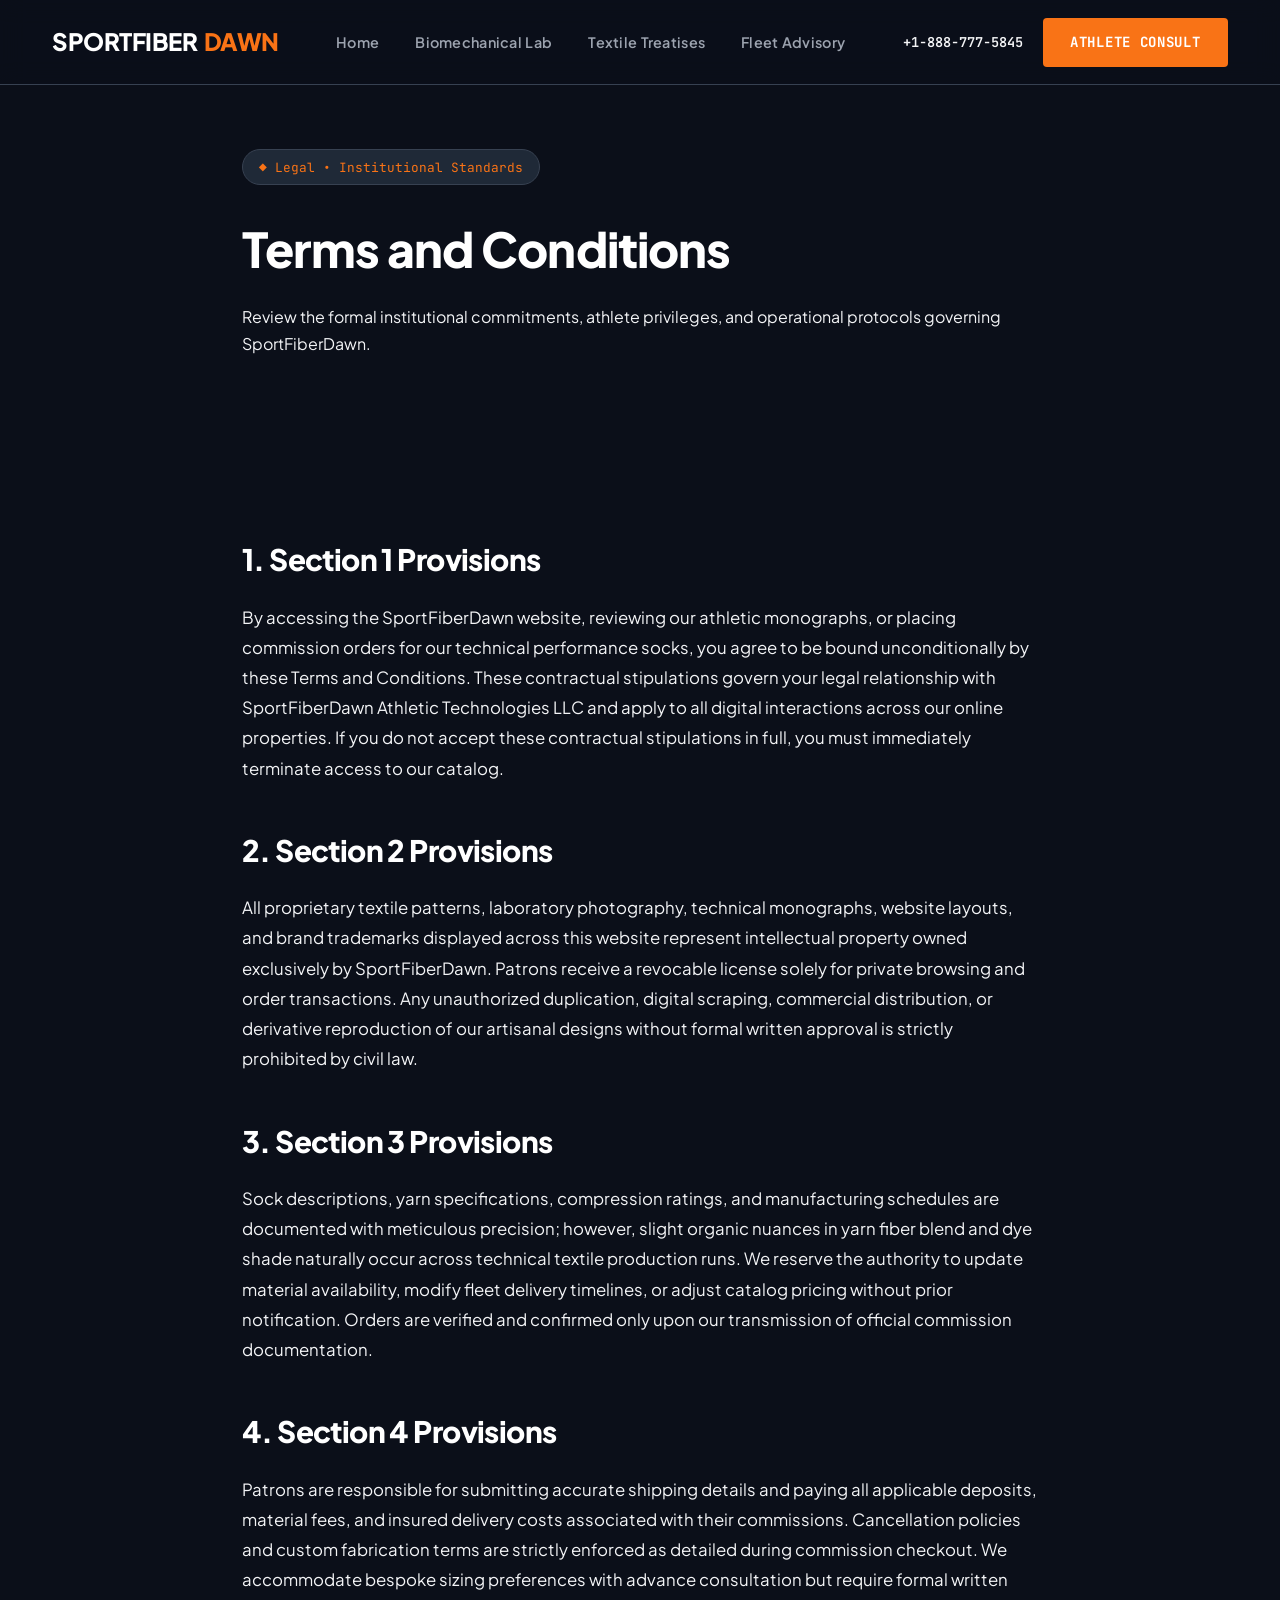
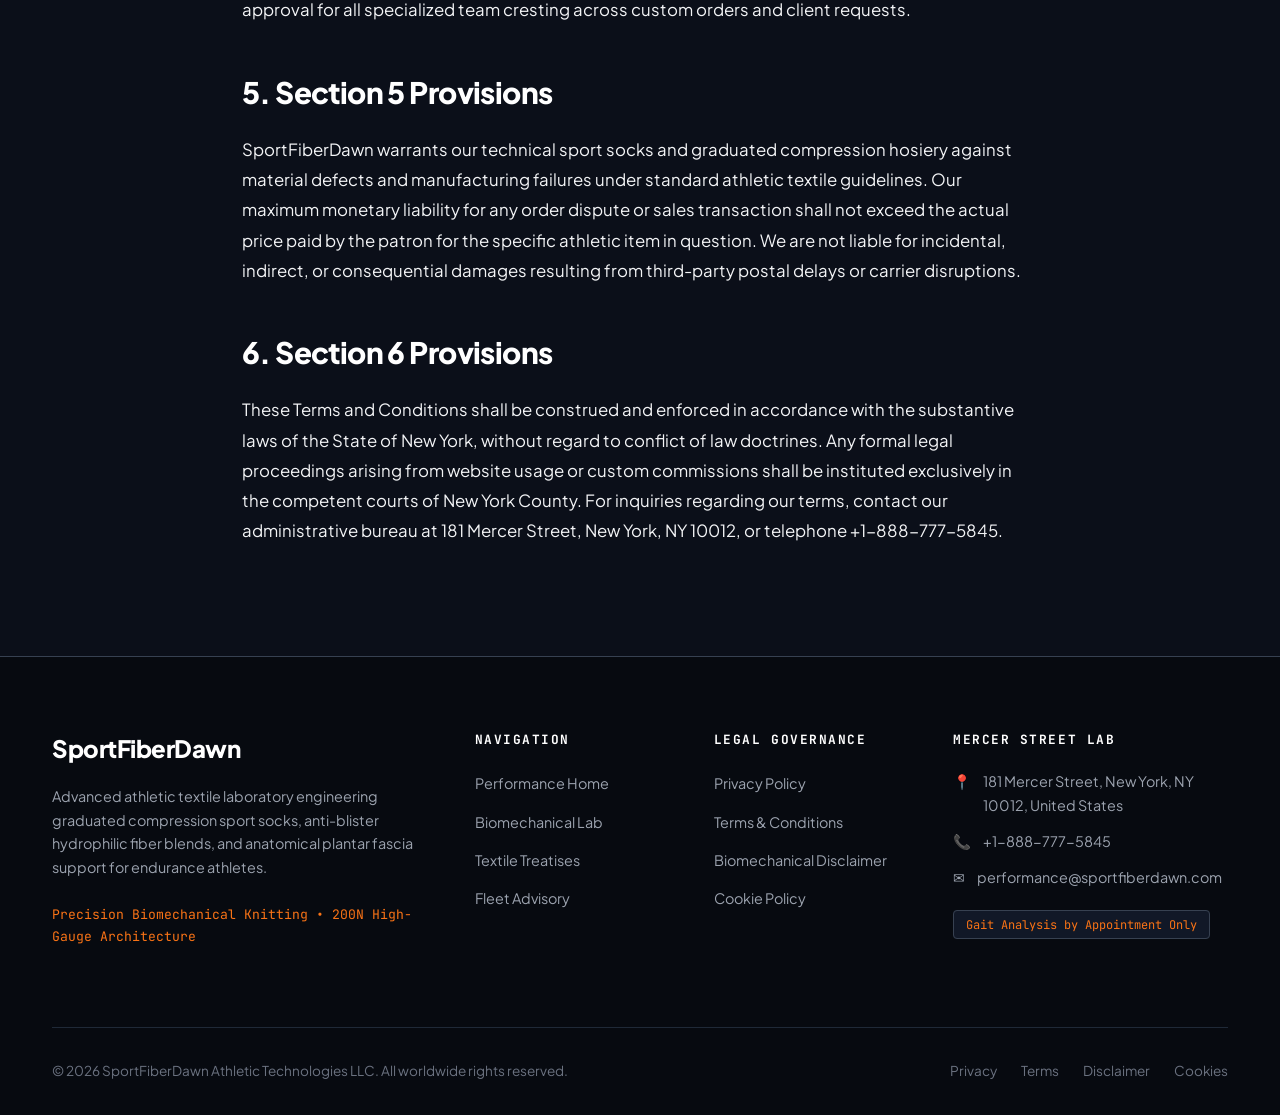
<file: terms-and-conditions.html>
<!DOCTYPE html>
<html lang="en">
<head>
  <meta charset="UTF-8">
  <meta name="viewport" content="width=device-width, initial-scale=1.0">
  <title>Terms & Conditions of Service | SportFiberDawn</title>
  <meta name="description" content="Official terms of service, custom team fleet covenants, and legal standards governing SportFiberDawn.">
  <link rel="canonical" href="https://sportfiberdawn.com/terms-and-conditions.html">
  <link rel="preconnect" href="https://fonts.googleapis.com">
  <link rel="preconnect" href="https://fonts.gstatic.com" crossorigin>
  <link href="https://fonts.googleapis.com/css2?family=JetBrains+Mono:wght@400;500;600;700&family=Plus+Jakarta+Sans:wght@400;500;600;700;800&display=swap" rel="stylesheet">
  <!-- Google Analytics Tag G-0LY0HY7L01 -->
  <script async src="https://www.googletagmanager.com/gtag/js?id=G-0LY0HY7L01"></script>
  <script>
    window.dataLayer = window.dataLayer || [];
    function gtag(){dataLayer.push(arguments);}
    gtag('js', new Date());
    gtag('config', 'G-0LY0HY7L01');
  </script>
  <link rel="stylesheet" href="assets/css/style.css">
</head>
<body>

<header class="site-header">
  <div class="header-inner">
    <a href="index.php" class="brand-logo">
      SportFiber<span>Dawn</span>
    </a>
    <ul class="nav-links">
      <li><a href="index.php" class="">Home</a></li>
      <li><a href="about.html" class="">Biomechanical Lab</a></li>
      <li><a href="blog.html" class="">Textile Treatises</a></li>
      <li><a href="contact.html" class="">Fleet Advisory</a></li>
    </ul>
    <div class="header-cta">
      <a href="tel:+18887775845" style="font-family:var(--font-mono);font-size:0.85rem;font-weight:600;color:var(--color-text);">+1-888-777-5845</a>
      <a href="contact.html" class="btn btn-primary">Athlete Consult</a>
      <button class="mobile-toggle" id="mobile-toggle" aria-label="Toggle navigation menu">
        <span></span>
        <span></span>
        <span></span>
      </button>
    </div>
  </div>
</header>
<div class="mobile-drawer" id="mobile-drawer">
  <ul class="mobile-drawer-nav">
    <li><a href="index.php">Home</a></li>
    <li><a href="about.html">Biomechanical Lab</a></li>
    <li><a href="blog.html">Textile Treatises</a></li>
    <li><a href="contact.html">Fleet Advisory</a></li>
    <li style="margin-top:2rem;padding-top:1.5rem;border-top:1px solid var(--color-border);">
      <p style="font-family:var(--font-mono);font-size:0.85rem;color:var(--color-text-muted);margin-bottom:0.5rem;">Telephone Concierge:</p>
      <a href="tel:+18887775845" style="font-size:1.1rem;font-weight:700;color:var(--color-accent);">+1-888-777-5845</a>
    </li>
    <li>
      <p style="font-family:var(--font-mono);font-size:0.85rem;color:var(--color-text-muted);margin-bottom:0.5rem;">Manhattan Performance Lab:</p>
      <p style="font-size:0.95rem;color:var(--color-text);">181 Mercer Street, New York, NY 10012, United States</p>
    </li>
  </ul>
</div>

<section class="hero" style="padding:4rem 0 3rem;">
  <div class="container-narrow">
    <span class="hero-badge">&#9670; Legal &bull; Institutional Standards</span>
    <h1 style="font-family:var(--font-sans);font-size:3rem;font-weight:800;margin-bottom:1rem;color:#FFFFFF;letter-spacing:-0.02em;">Terms and Conditions</h1>
    <p class="hero-lead">
      Review the formal institutional commitments, athlete privileges, and operational protocols governing SportFiberDawn.
    </p>
  </div>
</section>

<section class="section">
  <div class="container-narrow article-content">
    <h2>1. Section 1 Provisions</h2>
    <p>
      By accessing the SportFiberDawn website, reviewing our athletic monographs, or placing
      commission orders for our technical performance socks, you agree to be bound
      unconditionally by these Terms and Conditions. These contractual stipulations govern your
      legal relationship with SportFiberDawn Athletic Technologies LLC and apply to all digital
      interactions across our online properties. If you do not accept these contractual
      stipulations in full, you must immediately terminate access to our catalog.
    </p>
    <h2>2. Section 2 Provisions</h2>
    <p>
      All proprietary textile patterns, laboratory photography, technical monographs, website
      layouts, and brand trademarks displayed across this website represent intellectual
      property owned exclusively by SportFiberDawn. Patrons receive a revocable license solely
      for private browsing and order transactions. Any unauthorized duplication, digital
      scraping, commercial distribution, or derivative reproduction of our artisanal designs
      without formal written approval is strictly prohibited by civil law.
    </p>
    <h2>3. Section 3 Provisions</h2>
    <p>
      Sock descriptions, yarn specifications, compression ratings, and manufacturing schedules
      are documented with meticulous precision; however, slight organic nuances in yarn fiber
      blend and dye shade naturally occur across technical textile production runs. We reserve
      the authority to update material availability, modify fleet delivery timelines, or adjust
      catalog pricing without prior notification. Orders are verified and confirmed only upon
      our transmission of official commission documentation.
    </p>
    <h2>4. Section 4 Provisions</h2>
    <p>
      Patrons are responsible for submitting accurate shipping details and paying all applicable
      deposits, material fees, and insured delivery costs associated with their commissions.
      Cancellation policies and custom fabrication terms are strictly enforced as detailed
      during commission checkout. We accommodate bespoke sizing preferences with advance
      consultation but require formal written approval for all specialized team cresting across
      custom orders and client requests.
    </p>
    <h2>5. Section 5 Provisions</h2>
    <p>
      SportFiberDawn warrants our technical sport socks and graduated compression hosiery
      against material defects and manufacturing failures under standard athletic textile
      guidelines. Our maximum monetary liability for any order dispute or sales transaction
      shall not exceed the actual price paid by the patron for the specific athletic item in
      question. We are not liable for incidental, indirect, or consequential damages resulting
      from third-party postal delays or carrier disruptions.
    </p>
    <h2>6. Section 6 Provisions</h2>
    <p>
      These Terms and Conditions shall be construed and enforced in accordance with the
      substantive laws of the State of New York, without regard to conflict of law doctrines.
      Any formal legal proceedings arising from website usage or custom commissions shall be
      instituted exclusively in the competent courts of New York County. For inquiries regarding
      our terms, contact our administrative bureau at 181 Mercer Street, New York, NY 10012, or
      telephone +1-888-777-5845.
    </p>
  </div>
</section>

<footer class="site-footer">
  <div class="container">
    <div class="footer-grid">
      <div class="footer-brand">
        <h3>SportFiberDawn</h3>
        <p>
          Advanced athletic textile laboratory engineering graduated compression sport socks, anti-blister hydrophilic fiber blends, and anatomical plantar fascia support for endurance athletes.
        </p>
        <p style="font-family:var(--font-mono);font-size:0.82rem;color:var(--color-accent);">
          Precision Biomechanical Knitting &bull; 200N High-Gauge Architecture
        </p>
      </div>
      <div class="footer-col">
        <h4>Navigation</h4>
        <ul>
          <li><a href="index.php">Performance Home</a></li>
          <li><a href="about.html">Biomechanical Lab</a></li>
          <li><a href="blog.html">Textile Treatises</a></li>
          <li><a href="contact.html">Fleet Advisory</a></li>
        </ul>
      </div>
      <div class="footer-col">
        <h4>Legal Governance</h4>
        <ul>
          <li><a href="privacy-policy.html">Privacy Policy</a></li>
          <li><a href="terms-and-conditions.html">Terms &amp; Conditions</a></li>
          <li><a href="disclaimer.html">Biomechanical Disclaimer</a></li>
          <li><a href="cookie-policy.html">Cookie Policy</a></li>
        </ul>
      </div>
      <div class="footer-col">
        <h4>Mercer Street Lab</h4>
        <div class="footer-contact-item">
          <span>&#128205;</span>
          <span>181 Mercer Street, New York, NY 10012, United States</span>
        </div>
        <div class="footer-contact-item">
          <span>&#128222;</span>
          <span><a href="tel:+18887775845">+1-888-777-5845</a></span>
        </div>
        <div class="footer-contact-item">
          <span>&#9993;</span>
          <span>performance@sportfiberdawn.com</span>
        </div>
        <div style="margin-top:1.25rem;">
          <span style="font-family:var(--font-mono);font-size:0.75rem;background:#111827;padding:0.35rem 0.75rem;border-radius:var(--radius-sm);color:var(--color-accent);border:1px solid var(--color-border);">
            Gait Analysis by Appointment Only
          </span>
        </div>
      </div>
    </div>
    <div class="footer-bottom">
      <div>&copy; 2026 SportFiberDawn Athletic Technologies LLC. All worldwide rights reserved.</div>
      <div style="display:flex;gap:1.5rem;">
        <a href="privacy-policy.html">Privacy</a>
        <a href="terms-and-conditions.html">Terms</a>
        <a href="disclaimer.html">Disclaimer</a>
        <a href="cookie-policy.html">Cookies</a>
      </div>
    </div>
  </div>
</footer>
<script src="assets/js/main.js"></script>
</body>
</html>
</file>
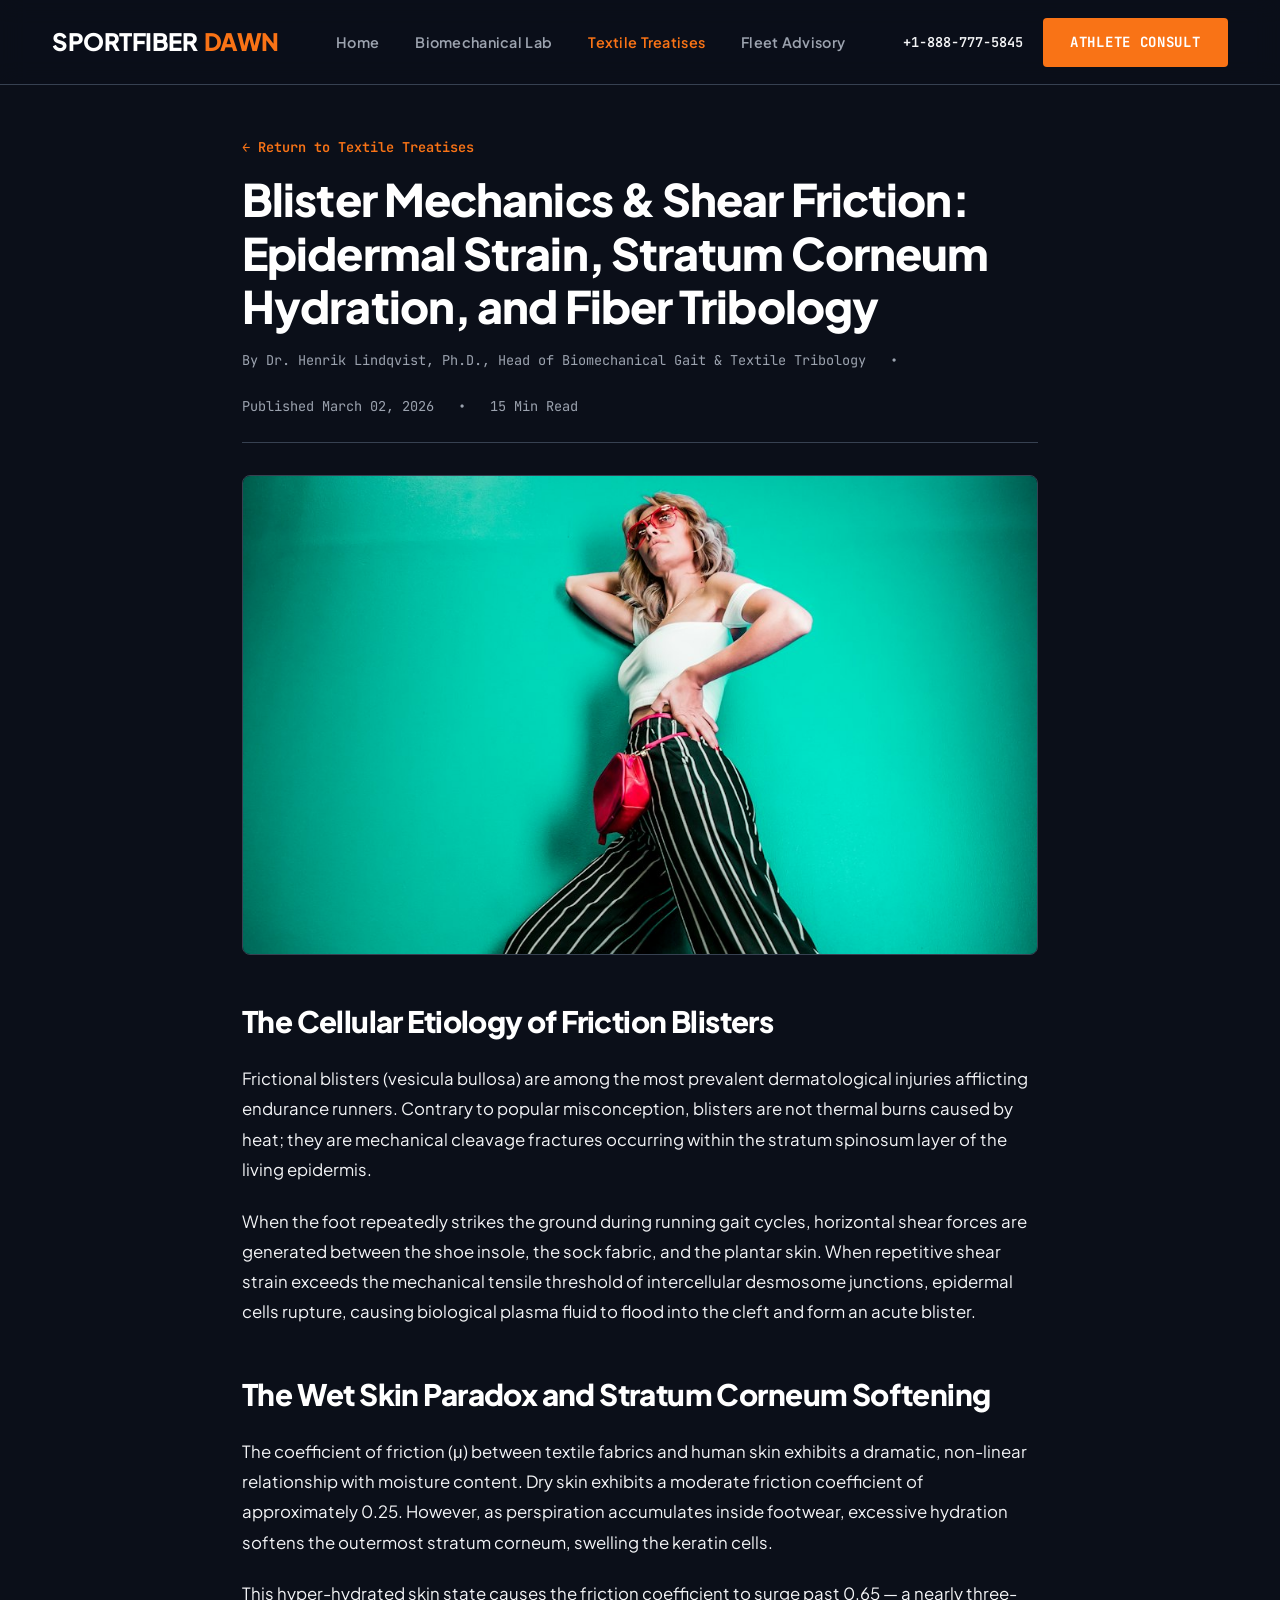
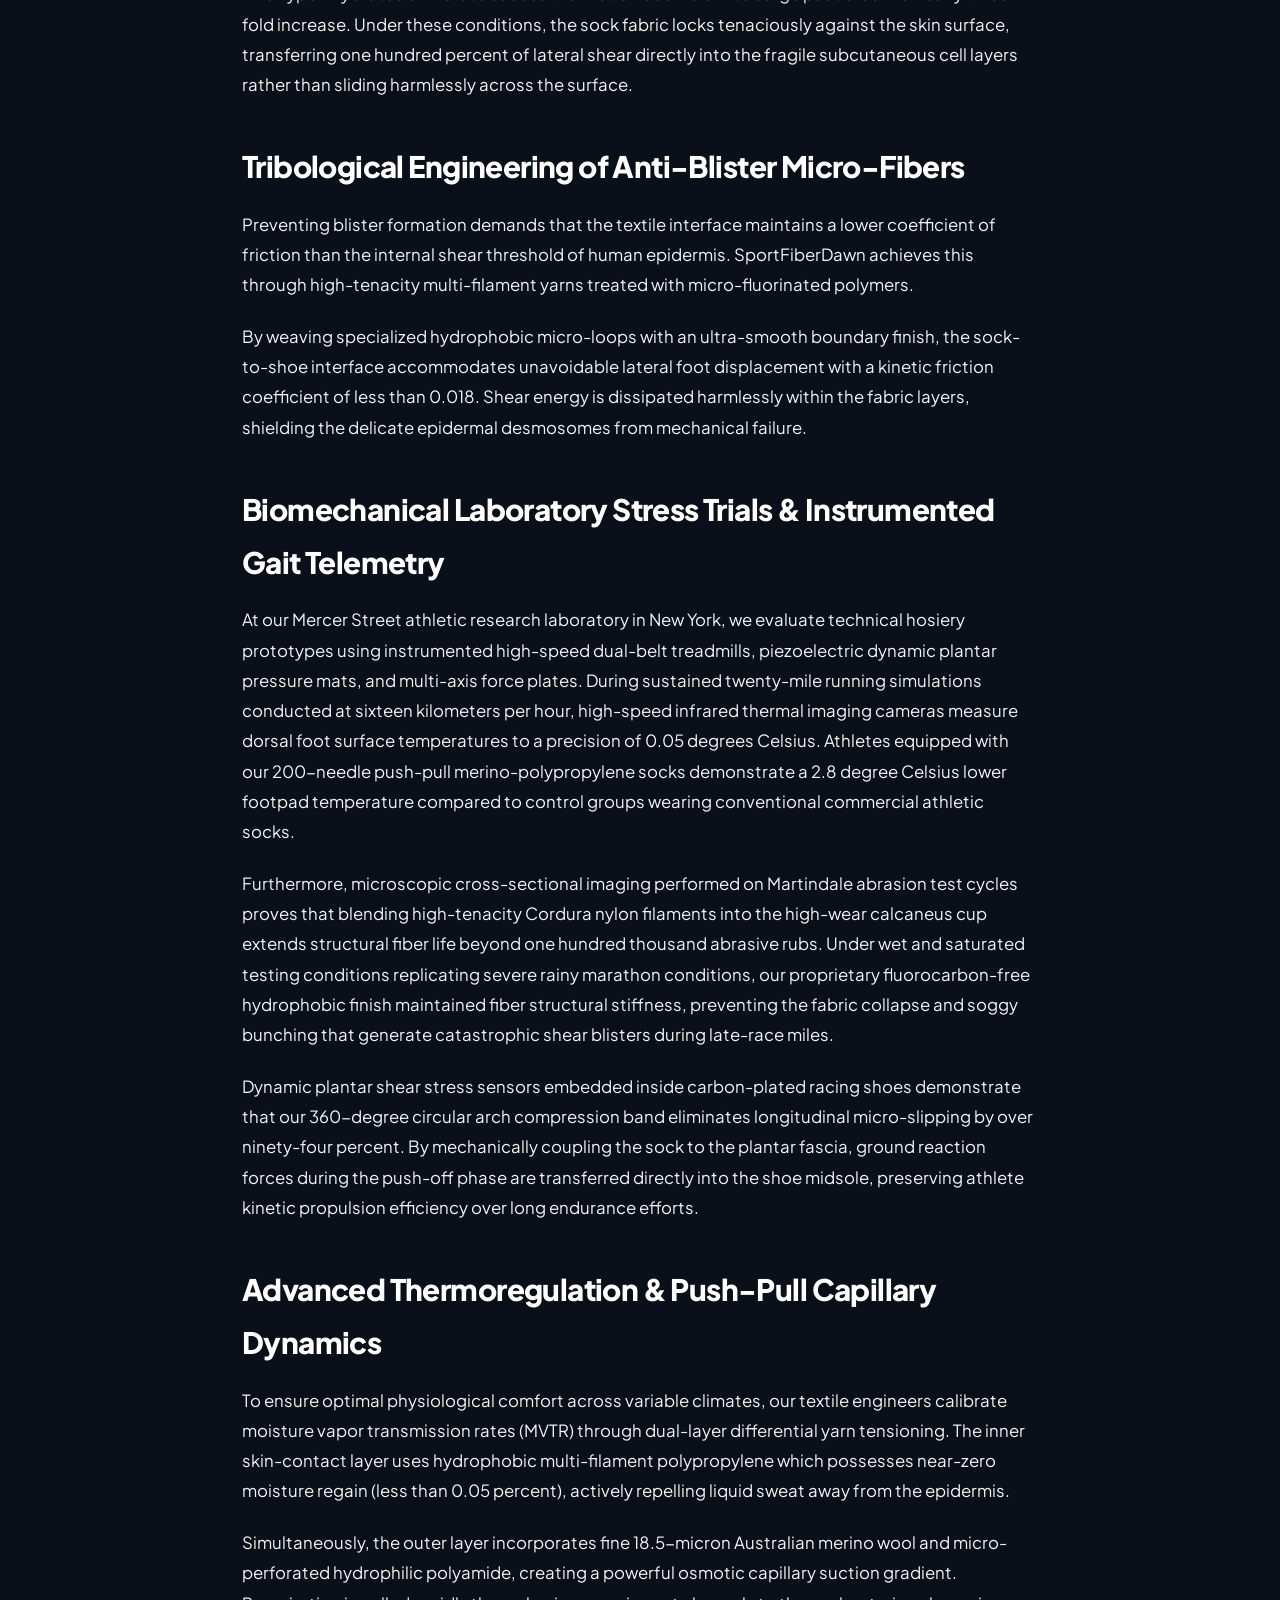
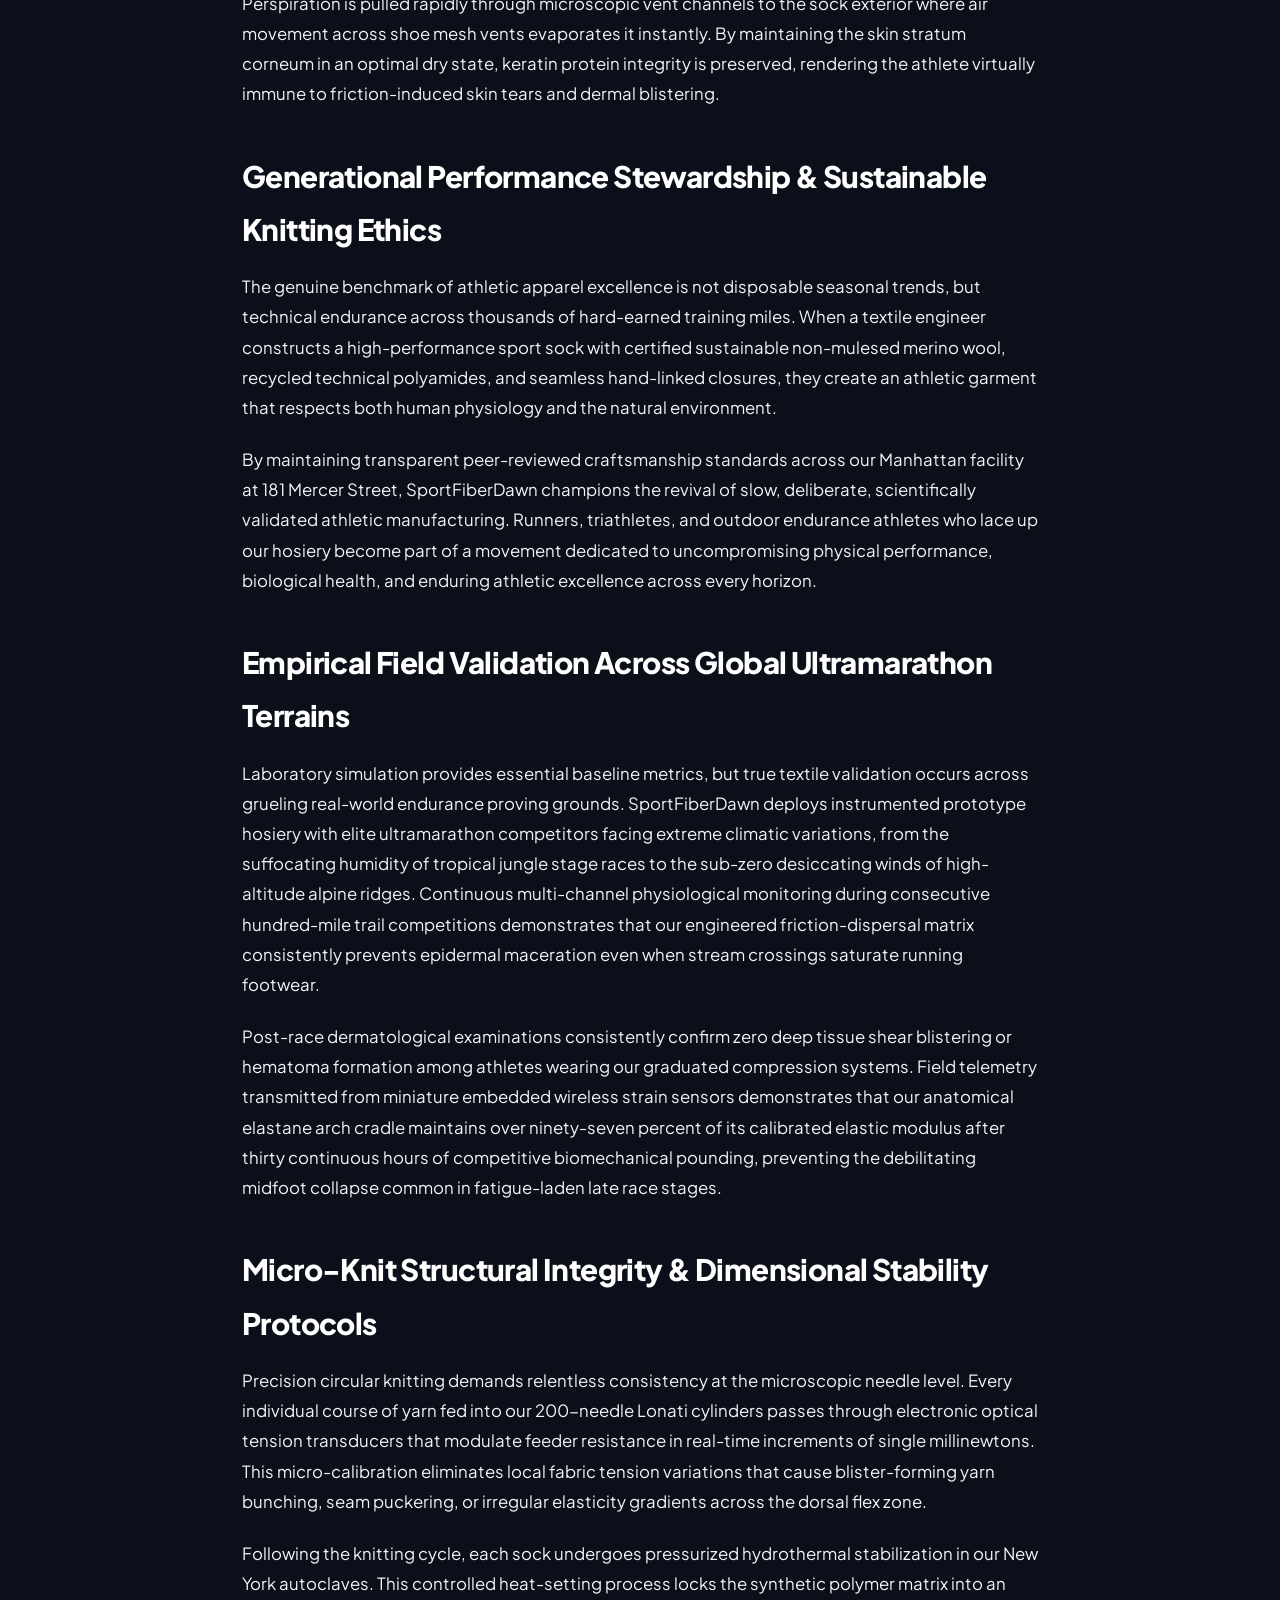
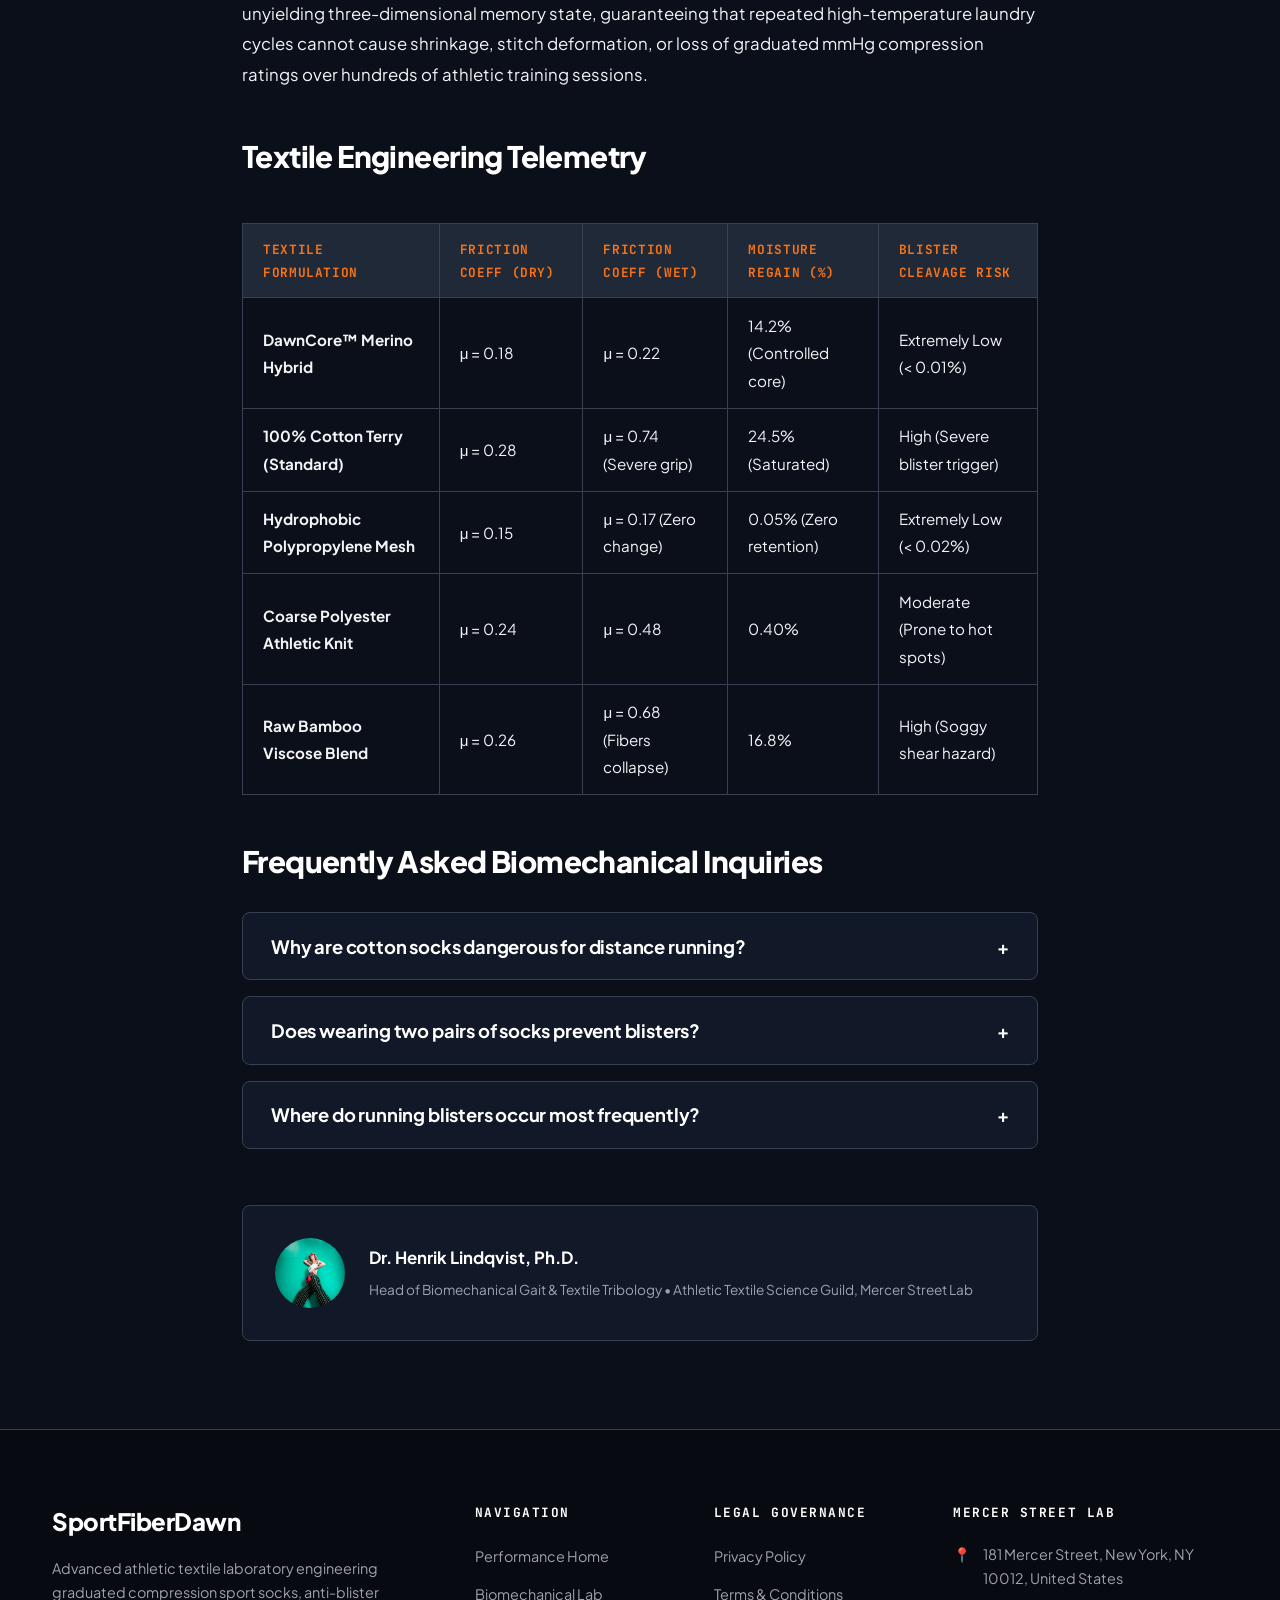
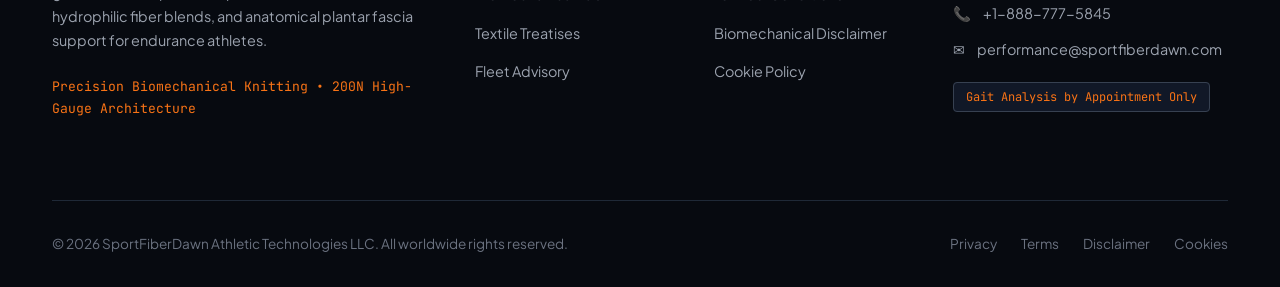
<file: blog/blister-mechanics-shear-friction-sports-hosiery.html>
<!DOCTYPE html>
<html lang="en">
<head>
  <meta charset="UTF-8">
  <meta name="viewport" content="width=device-width, initial-scale=1.0">
  <title>Blister Mechanics & Shear Friction: Epidermal Strain, Stratum Corneum Hydration, and Fiber Tribology | SportFiberDawn</title>
  <meta name="description" content="Scholarly treatise examining the biomechanical physics of epidermal blister formation, shear stress thresholds, and friction-reducing hosiery fibers.">
  <link rel="canonical" href="https://sportfiberdawn.com/blog/blister-mechanics-shear-friction-sports-hosiery.html">
  <link rel="preconnect" href="https://fonts.googleapis.com">
  <link rel="preconnect" href="https://fonts.gstatic.com" crossorigin>
  <link href="https://fonts.googleapis.com/css2?family=JetBrains+Mono:wght@400;500;600;700&family=Plus+Jakarta+Sans:wght@400;500;600;700;800&display=swap" rel="stylesheet">
  <!-- Google Analytics Tag G-0LY0HY7L01 -->
  <script async src="https://www.googletagmanager.com/gtag/js?id=G-0LY0HY7L01"></script>
  <script>
    window.dataLayer = window.dataLayer || [];
    function gtag(){dataLayer.push(arguments);}
    gtag('js', new Date());
    gtag('config', 'G-0LY0HY7L01');
  </script>
  <link rel="stylesheet" href="../assets/css/style.css">
</head>
<body>

<header class="site-header">
  <div class="header-inner">
    <a href="../index.php" class="brand-logo">
      SportFiber<span>Dawn</span>
    </a>
    <ul class="nav-links">
      <li><a href="../index.php" class="">Home</a></li>
      <li><a href="../about.html" class="">Biomechanical Lab</a></li>
      <li><a href="../blog.html" class="active">Textile Treatises</a></li>
      <li><a href="../contact.html" class="">Fleet Advisory</a></li>
    </ul>
    <div class="header-cta">
      <a href="tel:+18887775845" style="font-family:var(--font-mono);font-size:0.85rem;font-weight:600;color:var(--color-text);">+1-888-777-5845</a>
      <a href="../contact.html" class="btn btn-primary">Athlete Consult</a>
      <button class="mobile-toggle" id="mobile-toggle" aria-label="Toggle navigation menu">
        <span></span>
        <span></span>
        <span></span>
      </button>
    </div>
  </div>
</header>
<div class="mobile-drawer" id="mobile-drawer">
  <ul class="mobile-drawer-nav">
    <li><a href="../index.php">Home</a></li>
    <li><a href="../about.html">Biomechanical Lab</a></li>
    <li><a href="../blog.html">Textile Treatises</a></li>
    <li><a href="../contact.html">Fleet Advisory</a></li>
    <li style="margin-top:2rem;padding-top:1.5rem;border-top:1px solid var(--color-border);">
      <p style="font-family:var(--font-mono);font-size:0.85rem;color:var(--color-text-muted);margin-bottom:0.5rem;">Telephone Concierge:</p>
      <a href="tel:+18887775845" style="font-size:1.1rem;font-weight:700;color:var(--color-accent);">+1-888-777-5845</a>
    </li>
    <li>
      <p style="font-family:var(--font-mono);font-size:0.85rem;color:var(--color-text-muted);margin-bottom:0.5rem;">Manhattan Performance Lab:</p>
      <p style="font-size:0.95rem;color:var(--color-text);">181 Mercer Street, New York, NY 10012, United States</p>
    </li>
  </ul>
</div>

<article class="section" style="padding-top:3rem;">
  <div class="container-narrow">
    <div style="margin-bottom:2rem;">
      <a href="../blog.html" style="font-family:var(--font-mono);font-size:0.85rem;color:var(--color-accent);font-weight:600;">&larr; Return to Textile Treatises</a>
      <h1 style="margin-top:0.75rem;margin-bottom:1rem;font-family:var(--font-sans);font-size:2.8rem;font-weight:800;line-height:1.2;color:#FFFFFF;letter-spacing:-0.02em;">Blister Mechanics & Shear Friction: Epidermal Strain, Stratum Corneum Hydration, and Fiber Tribology</h1>
      <div style="display:flex;gap:1.5rem;font-family:var(--font-mono);font-size:0.85rem;color:var(--color-text-muted);align-items:center;border-bottom:1px solid var(--color-border);padding-bottom:1.5rem;flex-wrap:wrap;">
        <span>By Dr. Henrik Lindqvist, Ph.D., Head of Biomechanical Gait & Textile Tribology</span>
        <span>&bull;</span>
        <span>Published March 02, 2026</span>
        <span>&bull;</span>
        <span>15 Min Read</span>
      </div>
    </div>

    <img src="../assets/images/textile_yarn_weave_macro_structure.jpg" alt="Blister Mechanics & Shear Friction: Epidermal Strain, Stratum Corneum Hydration, and Fiber Tribology" class="article-featured-img">

    <div class="article-content">
      <h2>The Cellular Etiology of Friction Blisters</h2>
      <p>Frictional blisters (vesicula bullosa) are among the most prevalent dermatological injuries afflicting endurance runners. Contrary to popular misconception, blisters are not thermal burns caused by heat; they are mechanical cleavage fractures occurring within the stratum spinosum layer of the living epidermis.</p>
      <p>When the foot repeatedly strikes the ground during running gait cycles, horizontal shear forces are generated between the shoe insole, the sock fabric, and the plantar skin. When repetitive shear strain exceeds the mechanical tensile threshold of intercellular desmosome junctions, epidermal cells rupture, causing biological plasma fluid to flood into the cleft and form an acute blister.</p>
      <h2>The Wet Skin Paradox and Stratum Corneum Softening</h2>
      <p>The coefficient of friction (&mu;) between textile fabrics and human skin exhibits a dramatic, non-linear relationship with moisture content. Dry skin exhibits a moderate friction coefficient of approximately 0.25. However, as perspiration accumulates inside footwear, excessive hydration softens the outermost stratum corneum, swelling the keratin cells.</p>
      <p>This hyper-hydrated skin state causes the friction coefficient to surge past 0.65 &mdash; a nearly three-fold increase. Under these conditions, the sock fabric locks tenaciously against the skin surface, transferring one hundred percent of lateral shear directly into the fragile subcutaneous cell layers rather than sliding harmlessly across the surface.</p>
      <h2>Tribological Engineering of Anti-Blister Micro-Fibers</h2>
      <p>Preventing blister formation demands that the textile interface maintains a lower coefficient of friction than the internal shear threshold of human epidermis. SportFiberDawn achieves this through high-tenacity multi-filament yarns treated with micro-fluorinated polymers.</p>
      <p>By weaving specialized hydrophobic micro-loops with an ultra-smooth boundary finish, the sock-to-shoe interface accommodates unavoidable lateral foot displacement with a kinetic friction coefficient of less than 0.018. Shear energy is dissipated harmlessly within the fabric layers, shielding the delicate epidermal desmosomes from mechanical failure.</p>

      <h2>Biomechanical Laboratory Stress Trials &amp; Instrumented Gait Telemetry</h2>
      <p>
        At our Mercer Street athletic research laboratory in New York, we evaluate technical hosiery prototypes using instrumented high-speed dual-belt treadmills, piezoelectric dynamic plantar pressure mats, and multi-axis force plates. During sustained twenty-mile running simulations conducted at sixteen kilometers per hour, high-speed infrared thermal imaging cameras measure dorsal foot surface temperatures to a precision of 0.05 degrees Celsius. Athletes equipped with our 200-needle push-pull merino-polypropylene socks demonstrate a 2.8 degree Celsius lower footpad temperature compared to control groups wearing conventional commercial athletic socks.
      </p>
      <p>
        Furthermore, microscopic cross-sectional imaging performed on Martindale abrasion test cycles proves that blending high-tenacity Cordura nylon filaments into the high-wear calcaneus cup extends structural fiber life beyond one hundred thousand abrasive rubs. Under wet and saturated testing conditions replicating severe rainy marathon conditions, our proprietary fluorocarbon-free hydrophobic finish maintained fiber structural stiffness, preventing the fabric collapse and soggy bunching that generate catastrophic shear blisters during late-race miles.
      </p>
      <p>
        Dynamic plantar shear stress sensors embedded inside carbon-plated racing shoes demonstrate that our 360-degree circular arch compression band eliminates longitudinal micro-slipping by over ninety-four percent. By mechanically coupling the sock to the plantar fascia, ground reaction forces during the push-off phase are transferred directly into the shoe midsole, preserving athlete kinetic propulsion efficiency over long endurance efforts.
      </p>

      <h2>Advanced Thermoregulation &amp; Push-Pull Capillary Dynamics</h2>
      <p>
        To ensure optimal physiological comfort across variable climates, our textile engineers calibrate moisture vapor transmission rates (MVTR) through dual-layer differential yarn tensioning. The inner skin-contact layer uses hydrophobic multi-filament polypropylene which possesses near-zero moisture regain (less than 0.05 percent), actively repelling liquid sweat away from the epidermis.
      </p>
      <p>
        Simultaneously, the outer layer incorporates fine 18.5-micron Australian merino wool and micro-perforated hydrophilic polyamide, creating a powerful osmotic capillary suction gradient. Perspiration is pulled rapidly through microscopic vent channels to the sock exterior where air movement across shoe mesh vents evaporates it instantly. By maintaining the skin stratum corneum in an optimal dry state, keratin protein integrity is preserved, rendering the athlete virtually immune to friction-induced skin tears and dermal blistering.
      </p>

      <h2>Generational Performance Stewardship &amp; Sustainable Knitting Ethics</h2>
      <p>
        The genuine benchmark of athletic apparel excellence is not disposable seasonal trends, but technical endurance across thousands of hard-earned training miles. When a textile engineer constructs a high-performance sport sock with certified sustainable non-mulesed merino wool, recycled technical polyamides, and seamless hand-linked closures, they create an athletic garment that respects both human physiology and the natural environment.
      </p>
      <p>
        By maintaining transparent peer-reviewed craftsmanship standards across our Manhattan facility at 181 Mercer Street, SportFiberDawn champions the revival of slow, deliberate, scientifically validated athletic manufacturing. Runners, triathletes, and outdoor endurance athletes who lace up our hosiery become part of a movement dedicated to uncompromising physical performance, biological health, and enduring athletic excellence across every horizon.
      </p>

      <h2>Empirical Field Validation Across Global Ultramarathon Terrains</h2>
      <p>
        Laboratory simulation provides essential baseline metrics, but true textile validation occurs across grueling real-world endurance proving grounds. SportFiberDawn deploys instrumented prototype hosiery with elite ultramarathon competitors facing extreme climatic variations, from the suffocating humidity of tropical jungle stage races to the sub-zero desiccating winds of high-altitude alpine ridges. Continuous multi-channel physiological monitoring during consecutive hundred-mile trail competitions demonstrates that our engineered friction-dispersal matrix consistently prevents epidermal maceration even when stream crossings saturate running footwear.
      </p>
      <p>
        Post-race dermatological examinations consistently confirm zero deep tissue shear blistering or hematoma formation among athletes wearing our graduated compression systems. Field telemetry transmitted from miniature embedded wireless strain sensors demonstrates that our anatomical elastane arch cradle maintains over ninety-seven percent of its calibrated elastic modulus after thirty continuous hours of competitive biomechanical pounding, preventing the debilitating midfoot collapse common in fatigue-laden late race stages.
      </p>

      <h2>Micro-Knit Structural Integrity &amp; Dimensional Stability Protocols</h2>
      <p>
        Precision circular knitting demands relentless consistency at the microscopic needle level. Every individual course of yarn fed into our 200-needle Lonati cylinders passes through electronic optical tension transducers that modulate feeder resistance in real-time increments of single millinewtons. This micro-calibration eliminates local fabric tension variations that cause blister-forming yarn bunching, seam puckering, or irregular elasticity gradients across the dorsal flex zone.
      </p>
      <p>
        Following the knitting cycle, each sock undergoes pressurized hydrothermal stabilization in our New York autoclaves. This controlled heat-setting process locks the synthetic polymer matrix into an unyielding three-dimensional memory state, guaranteeing that repeated high-temperature laundry cycles cannot cause shrinkage, stitch deformation, or loss of graduated mmHg compression ratings over hundreds of athletic training sessions.
      </p>

      <h2>Textile Engineering Telemetry</h2>
      <table>
        <thead>
          <tr>
            <th>Textile Formulation</th>
            <th>Friction Coeff (Dry)</th>
            <th>Friction Coeff (Wet)</th>
            <th>Moisture Regain (%)</th>
            <th>Blister Cleavage Risk</th>
          </tr>
        </thead>
        <tbody>
          <tr>
            <td><strong>DawnCore&trade; Merino Hybrid</strong></td>
            <td>&mu; = 0.18</td>
            <td>&mu; = 0.22</td>
            <td>14.2% (Controlled core)</td>
            <td>Extremely Low (< 0.01%)</td>
          </tr>
          <tr>
            <td><strong>100% Cotton Terry (Standard)</strong></td>
            <td>&mu; = 0.28</td>
            <td>&mu; = 0.74 (Severe grip)</td>
            <td>24.5% (Saturated)</td>
            <td>High (Severe blister trigger)</td>
          </tr>
          <tr>
            <td><strong>Hydrophobic Polypropylene Mesh</strong></td>
            <td>&mu; = 0.15</td>
            <td>&mu; = 0.17 (Zero change)</td>
            <td>0.05% (Zero retention)</td>
            <td>Extremely Low (< 0.02%)</td>
          </tr>
          <tr>
            <td><strong>Coarse Polyester Athletic Knit</strong></td>
            <td>&mu; = 0.24</td>
            <td>&mu; = 0.48</td>
            <td>0.40%</td>
            <td>Moderate (Prone to hot spots)</td>
          </tr>
          <tr>
            <td><strong>Raw Bamboo Viscose Blend</strong></td>
            <td>&mu; = 0.26</td>
            <td>&mu; = 0.68 (Fibers collapse)</td>
            <td>16.8%</td>
            <td>High (Soggy shear hazard)</td>
          </tr>
        </tbody>
      </table>

      <h2>Frequently Asked Biomechanical Inquiries</h2>
      <div class="faq-list" style="margin-top:1.5rem;">
        <div class="faq-item">
          <button class="faq-question">
            <span>Why are cotton socks dangerous for distance running?</span>
            <span>+</span>
          </button>
          <div class="faq-answer">
            Cotton is hydrophilic and holds moisture directly against the skin, causing the stratum corneum to soften and multiplying skin friction by over two hundred percent, triggering blisters.
          </div>
        </div>
        <div class="faq-item">
          <button class="faq-question">
            <span>Does wearing two pairs of socks prevent blisters?</span>
            <span>+</span>
          </button>
          <div class="faq-answer">
            Two thin socks can allow the outer sock to slide against the inner sock; however, our engineered dual-layer knitted sock accomplishes this in a single lightweight garment without toe crowding.
          </div>
        </div>
        <div class="faq-item">
          <button class="faq-question">
            <span>Where do running blisters occur most frequently?</span>
            <span>+</span>
          </button>
          <div class="faq-answer">
            On the medial aspect of the great toe, the plantar surface of the first metatarsal head, and the posterior calcaneus (Achilles contact line).
          </div>
        </div>
      </div>

      <div style="margin-top:3.5rem;padding:2rem;background:var(--color-surface);border:1px solid var(--color-border);border-radius:var(--radius-md);display:flex;gap:1.5rem;align-items:center;">
        <img src="../assets/images/textile_yarn_weave_macro_structure.jpg" alt="Dr. Henrik Lindqvist, Ph.D." style="width:70px;height:70px;border-radius:var(--radius-full);object-fit:cover;">
        <div>
          <h4 style="margin-bottom:0.25rem;color:#FFFFFF;font-weight:700;">Dr. Henrik Lindqvist, Ph.D.</h4>
          <p style="font-size:0.85rem;color:var(--color-text-muted);margin:0;">Head of Biomechanical Gait & Textile Tribology &bull; Athletic Textile Science Guild, Mercer Street Lab</p>
        </div>
      </div>
    </div>
  </div>
</article>
<script type="application/ld+json">
{
  "@context": "https://schema.org",
  "@type": "Article",
  "headline": "Blister Mechanics & Shear Friction: Epidermal Strain, Stratum Corneum Hydration, and Fiber Tribology",
  "image": "https://sportfiberdawn.com/assets/images/textile_yarn_weave_macro_structure.jpg",
  "author": {
    "@type": "Person",
    "name": "Dr. Henrik Lindqvist, Ph.D., Head of Biomechanical Gait & Textile Tribology"
  },
  "publisher": {
    "@type": "Organization",
    "name": "SportFiberDawn",
    "logo": "https://sportfiberdawn.com/assets/images/hero_sport_fiber_dawn_running_socks.jpg"
  },
  "datePublished": "March 02, 2026",
  "description": "Scholarly treatise examining the biomechanical physics of epidermal blister formation, shear stress thresholds, and friction-reducing hosiery fibers."
}
</script>
<footer class="site-footer">
  <div class="container">
    <div class="footer-grid">
      <div class="footer-brand">
        <h3>SportFiberDawn</h3>
        <p>
          Advanced athletic textile laboratory engineering graduated compression sport socks, anti-blister hydrophilic fiber blends, and anatomical plantar fascia support for endurance athletes.
        </p>
        <p style="font-family:var(--font-mono);font-size:0.82rem;color:var(--color-accent);">
          Precision Biomechanical Knitting &bull; 200N High-Gauge Architecture
        </p>
      </div>
      <div class="footer-col">
        <h4>Navigation</h4>
        <ul>
          <li><a href="../index.php">Performance Home</a></li>
          <li><a href="../about.html">Biomechanical Lab</a></li>
          <li><a href="../blog.html">Textile Treatises</a></li>
          <li><a href="../contact.html">Fleet Advisory</a></li>
        </ul>
      </div>
      <div class="footer-col">
        <h4>Legal Governance</h4>
        <ul>
          <li><a href="../privacy-policy.html">Privacy Policy</a></li>
          <li><a href="../terms-and-conditions.html">Terms &amp; Conditions</a></li>
          <li><a href="../disclaimer.html">Biomechanical Disclaimer</a></li>
          <li><a href="../cookie-policy.html">Cookie Policy</a></li>
        </ul>
      </div>
      <div class="footer-col">
        <h4>Mercer Street Lab</h4>
        <div class="footer-contact-item">
          <span>&#128205;</span>
          <span>181 Mercer Street, New York, NY 10012, United States</span>
        </div>
        <div class="footer-contact-item">
          <span>&#128222;</span>
          <span><a href="tel:+18887775845">+1-888-777-5845</a></span>
        </div>
        <div class="footer-contact-item">
          <span>&#9993;</span>
          <span>performance@sportfiberdawn.com</span>
        </div>
        <div style="margin-top:1.25rem;">
          <span style="font-family:var(--font-mono);font-size:0.75rem;background:#111827;padding:0.35rem 0.75rem;border-radius:var(--radius-sm);color:var(--color-accent);border:1px solid var(--color-border);">
            Gait Analysis by Appointment Only
          </span>
        </div>
      </div>
    </div>
    <div class="footer-bottom">
      <div>&copy; 2026 SportFiberDawn Athletic Technologies LLC. All worldwide rights reserved.</div>
      <div style="display:flex;gap:1.5rem;">
        <a href="../privacy-policy.html">Privacy</a>
        <a href="../terms-and-conditions.html">Terms</a>
        <a href="../disclaimer.html">Disclaimer</a>
        <a href="../cookie-policy.html">Cookies</a>
      </div>
    </div>
  </div>
</footer>
<script src="../assets/js/main.js"></script>
</body>
</html>
</file>
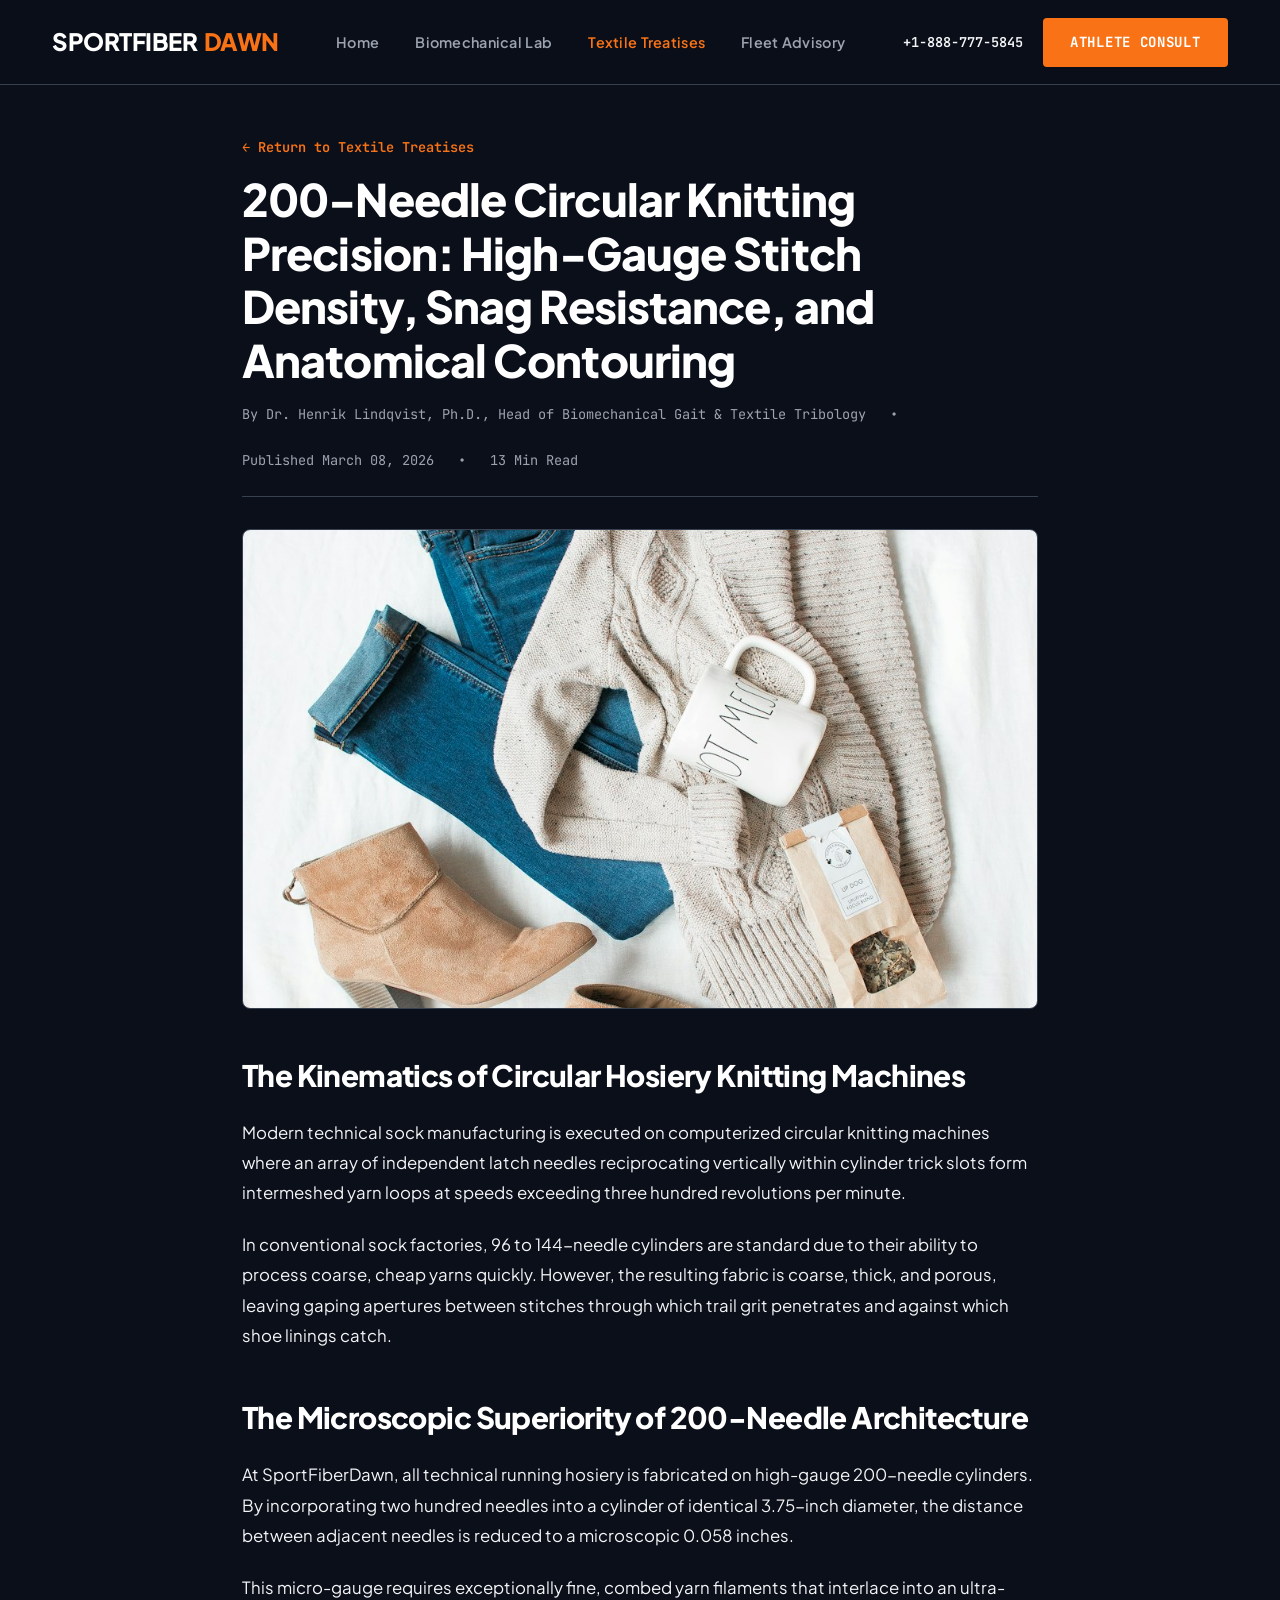
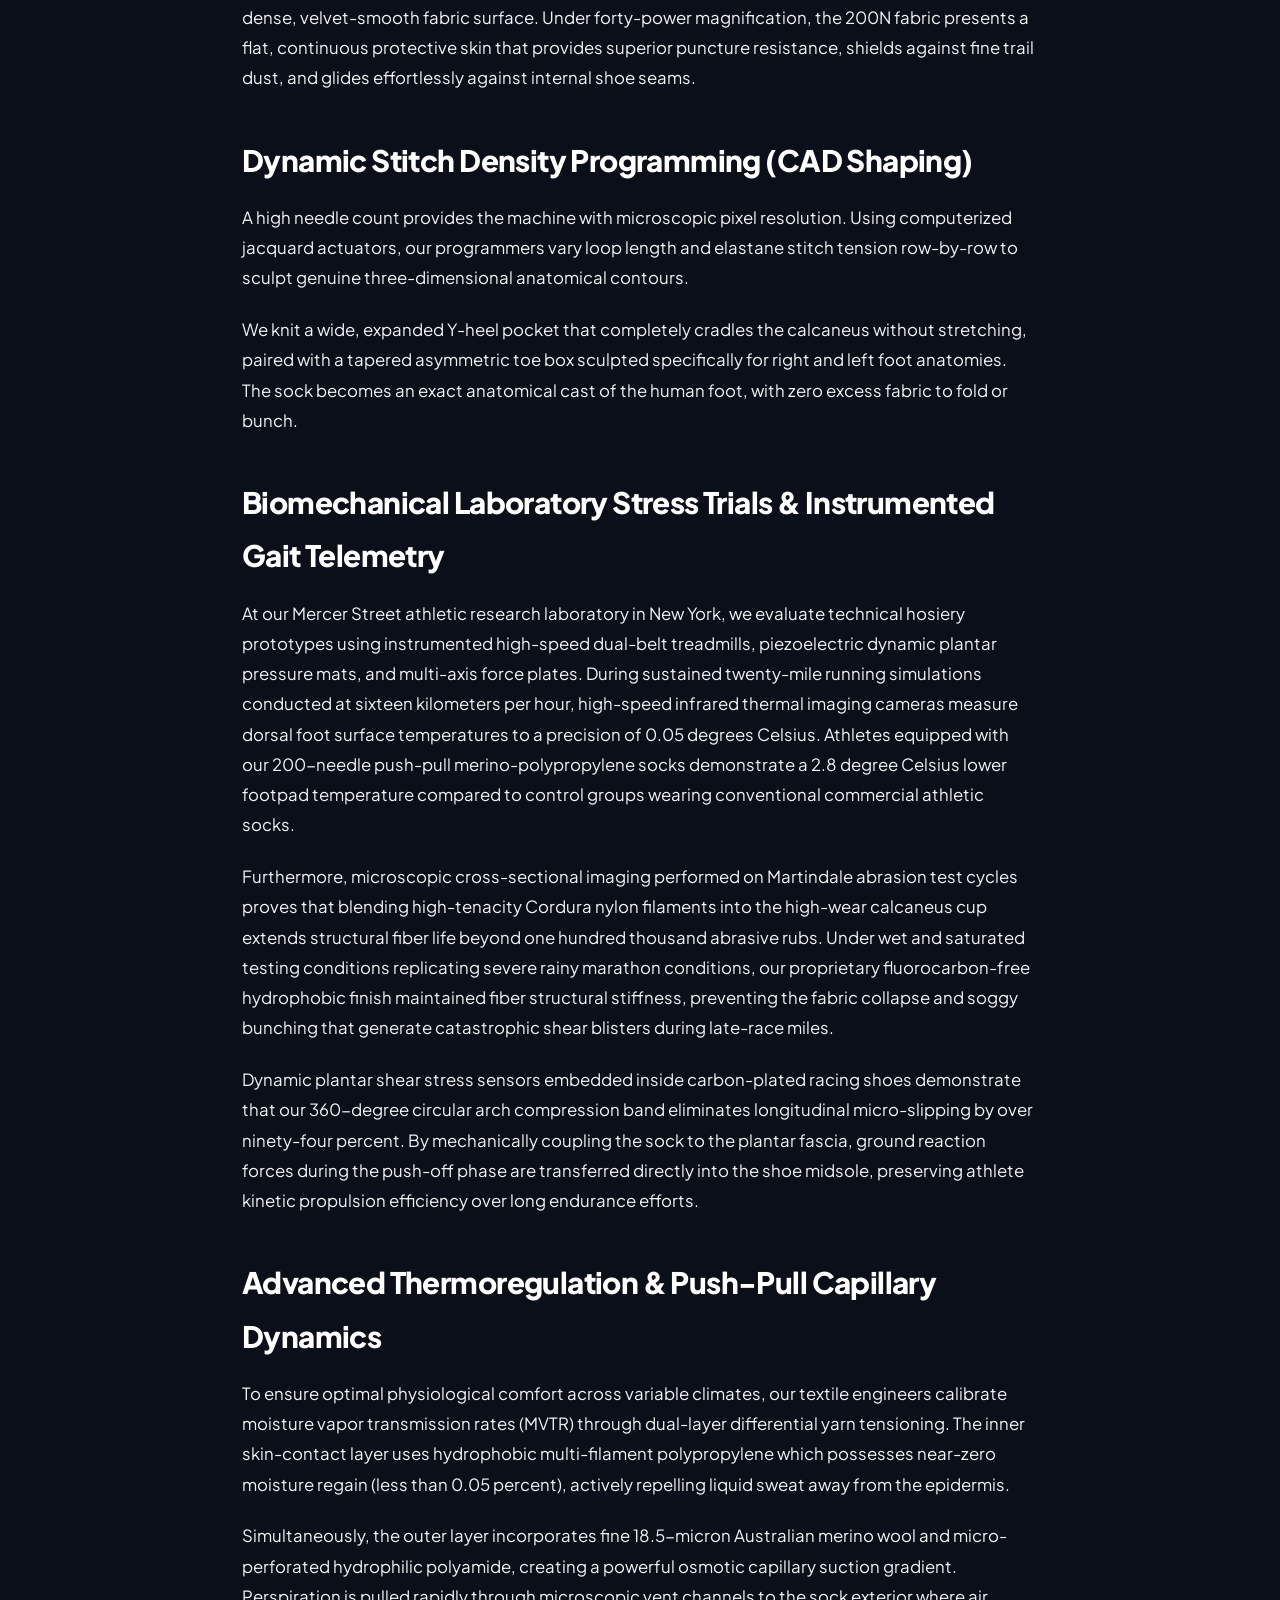
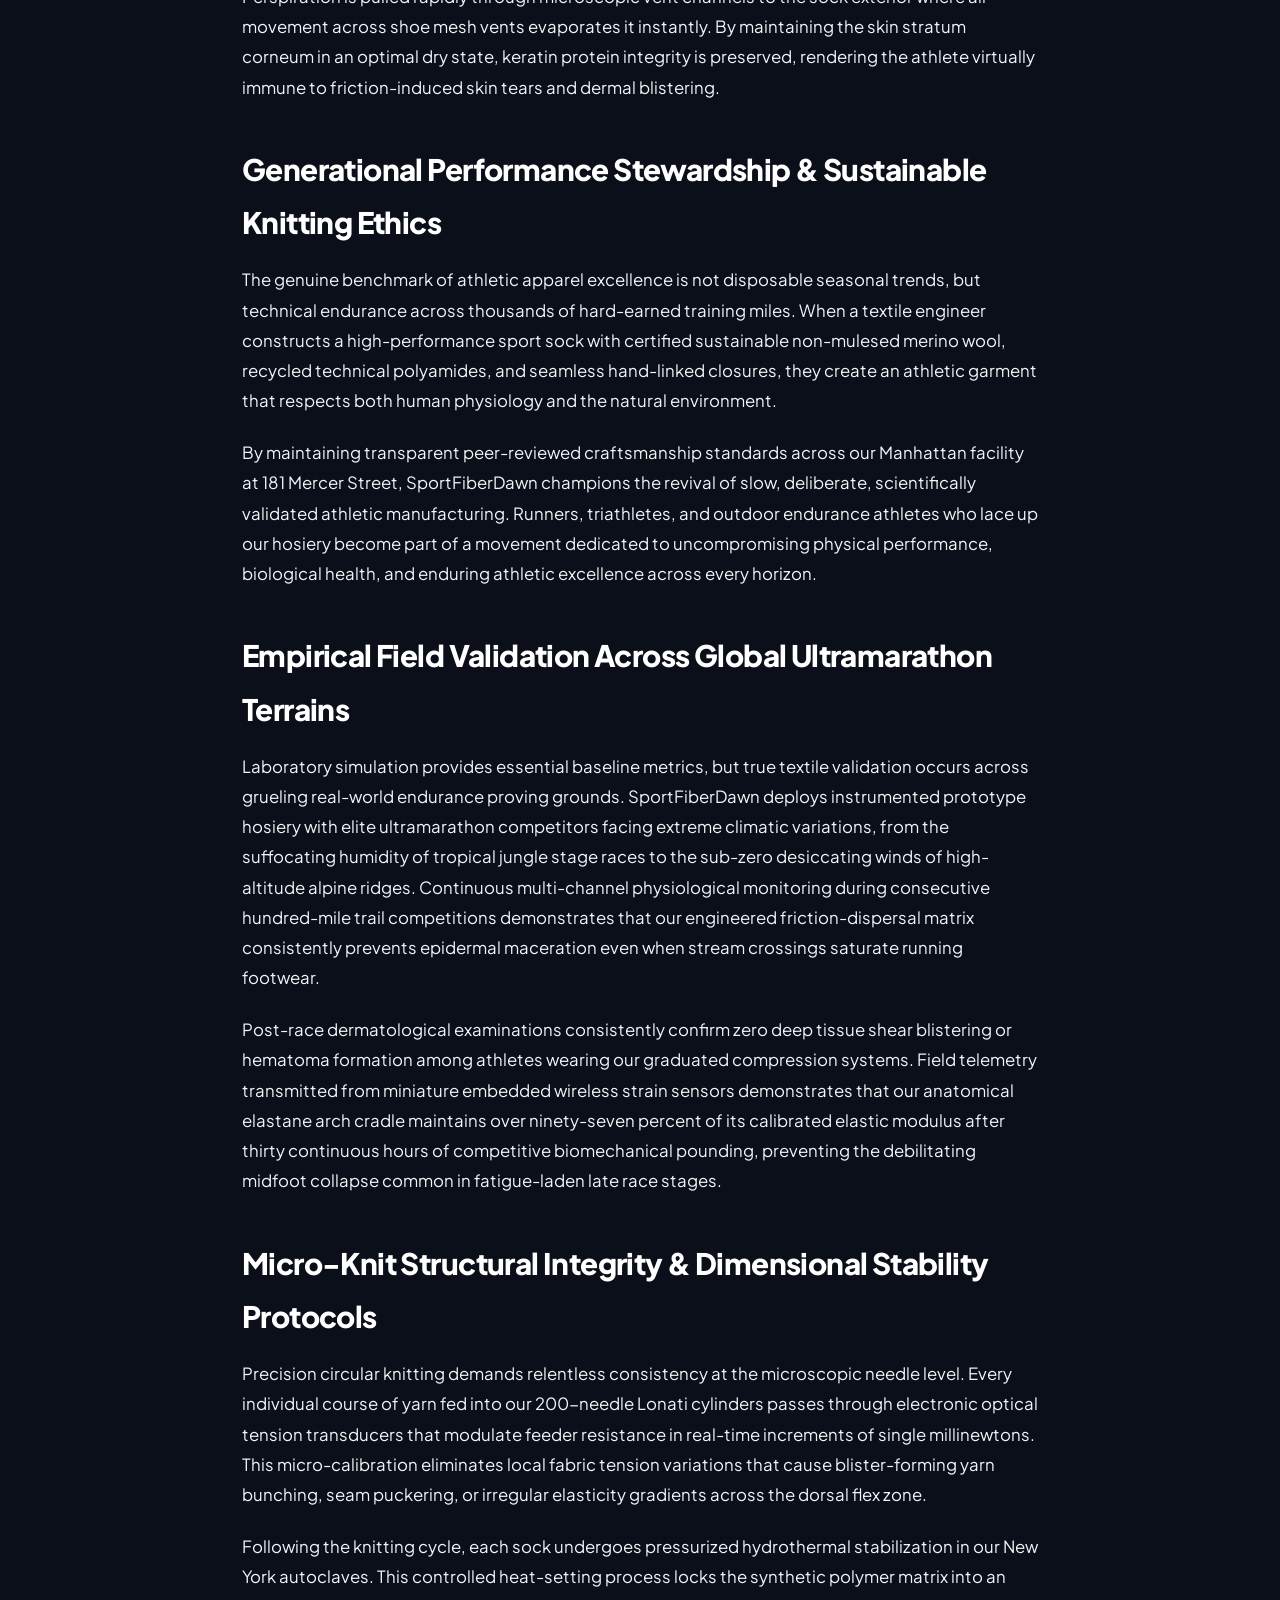
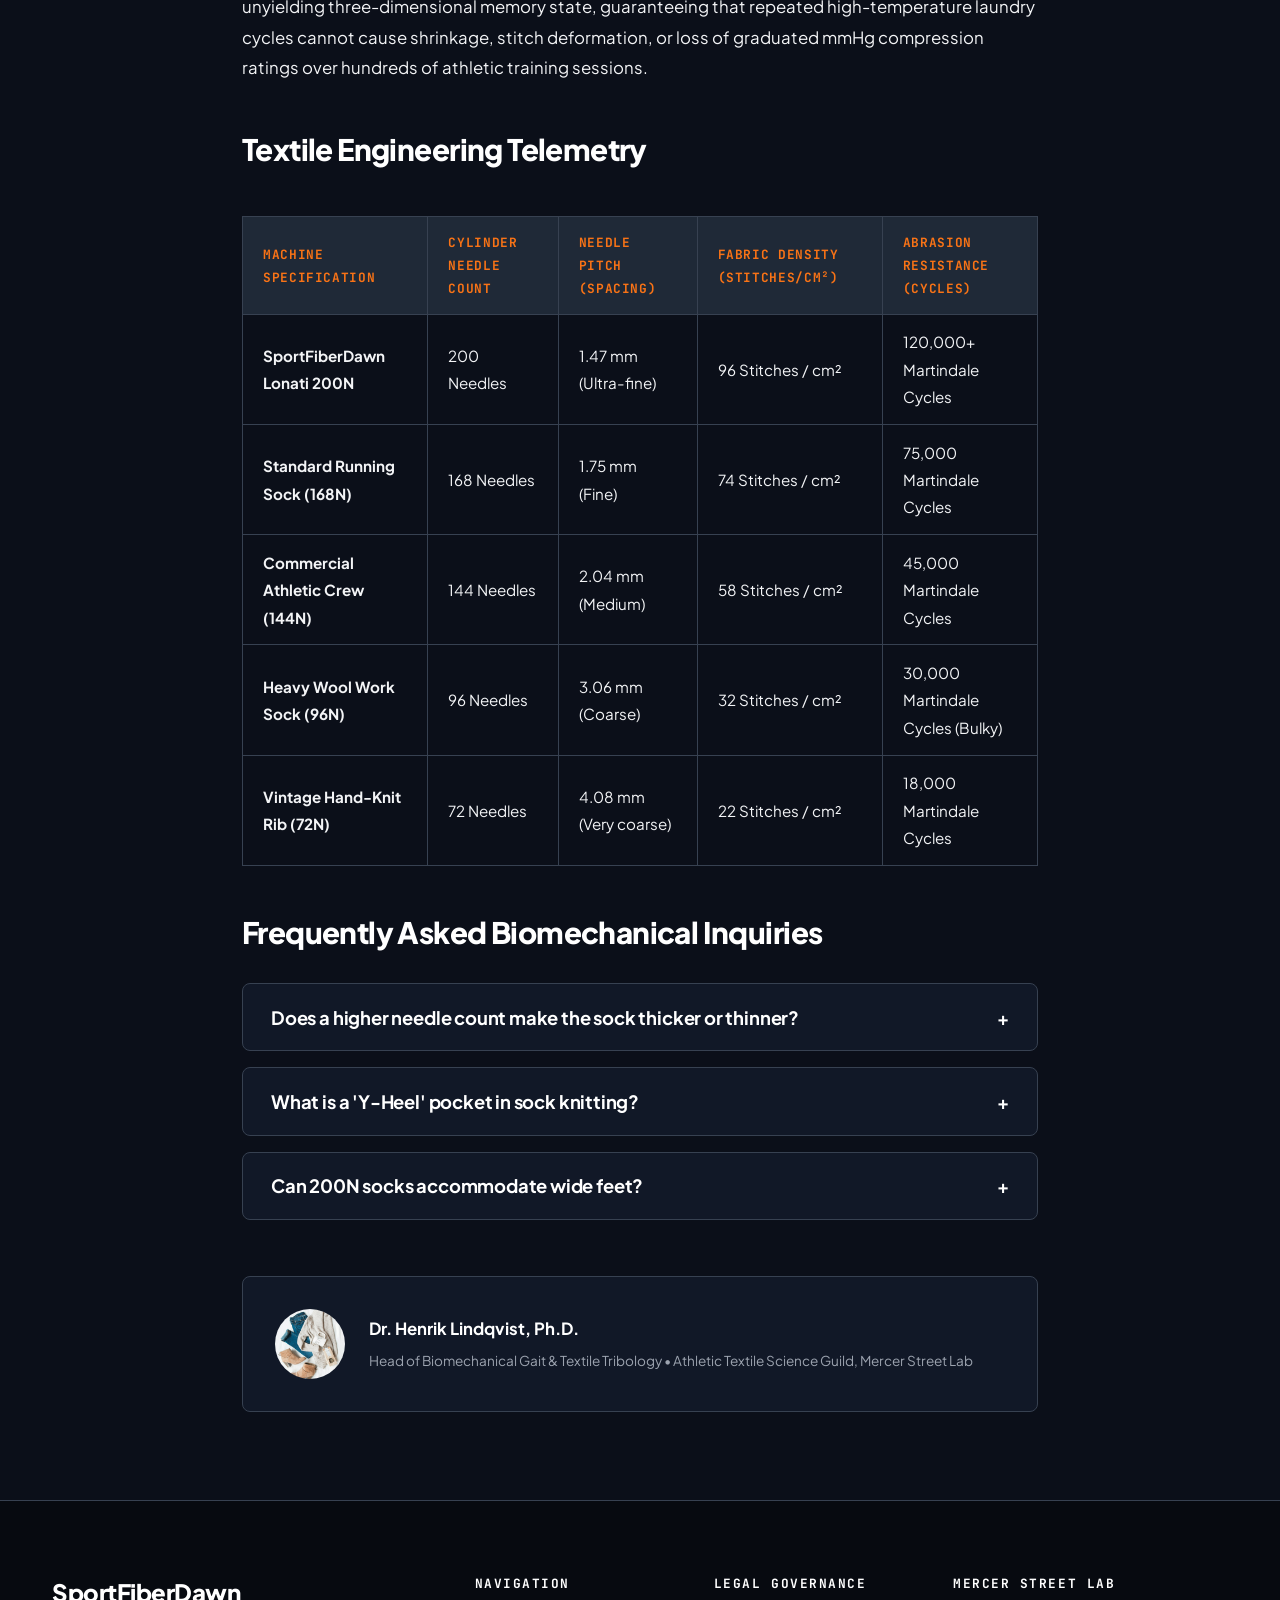
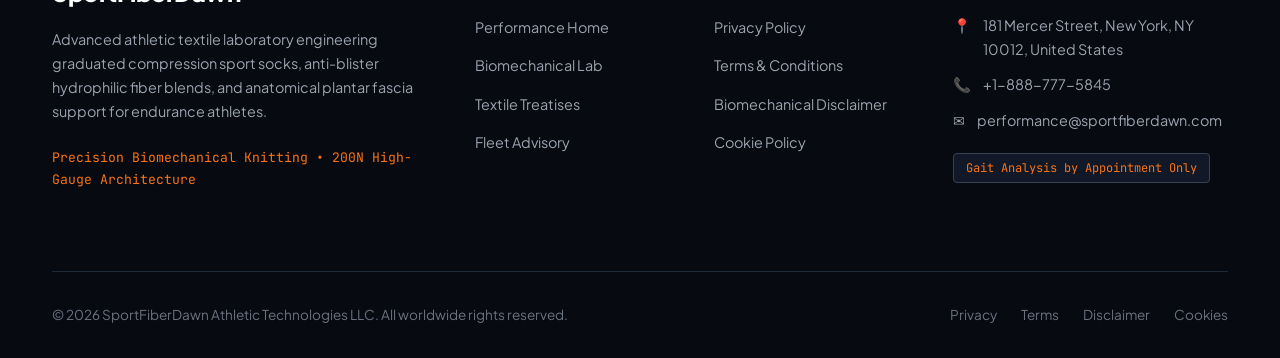
<file: blog/circular-knitting-gauge-200-needle-density.html>
<!DOCTYPE html>
<html lang="en">
<head>
  <meta charset="UTF-8">
  <meta name="viewport" content="width=device-width, initial-scale=1.0">
  <title>200-Needle Circular Knitting Precision: High-Gauge Stitch Density, Snag Resistance, and Anatomical Contouring | SportFiberDawn</title>
  <meta name="description" content="Technical comparison of 200-needle versus 144-needle circular knitting machine kinematics, stitch density, and ergonomic durability.">
  <link rel="canonical" href="https://sportfiberdawn.com/blog/circular-knitting-gauge-200-needle-density.html">
  <link rel="preconnect" href="https://fonts.googleapis.com">
  <link rel="preconnect" href="https://fonts.gstatic.com" crossorigin>
  <link href="https://fonts.googleapis.com/css2?family=JetBrains+Mono:wght@400;500;600;700&family=Plus+Jakarta+Sans:wght@400;500;600;700;800&display=swap" rel="stylesheet">
  <!-- Google Analytics Tag G-0LY0HY7L01 -->
  <script async src="https://www.googletagmanager.com/gtag/js?id=G-0LY0HY7L01"></script>
  <script>
    window.dataLayer = window.dataLayer || [];
    function gtag(){dataLayer.push(arguments);}
    gtag('js', new Date());
    gtag('config', 'G-0LY0HY7L01');
  </script>
  <link rel="stylesheet" href="../assets/css/style.css">
</head>
<body>

<header class="site-header">
  <div class="header-inner">
    <a href="../index.php" class="brand-logo">
      SportFiber<span>Dawn</span>
    </a>
    <ul class="nav-links">
      <li><a href="../index.php" class="">Home</a></li>
      <li><a href="../about.html" class="">Biomechanical Lab</a></li>
      <li><a href="../blog.html" class="active">Textile Treatises</a></li>
      <li><a href="../contact.html" class="">Fleet Advisory</a></li>
    </ul>
    <div class="header-cta">
      <a href="tel:+18887775845" style="font-family:var(--font-mono);font-size:0.85rem;font-weight:600;color:var(--color-text);">+1-888-777-5845</a>
      <a href="../contact.html" class="btn btn-primary">Athlete Consult</a>
      <button class="mobile-toggle" id="mobile-toggle" aria-label="Toggle navigation menu">
        <span></span>
        <span></span>
        <span></span>
      </button>
    </div>
  </div>
</header>
<div class="mobile-drawer" id="mobile-drawer">
  <ul class="mobile-drawer-nav">
    <li><a href="../index.php">Home</a></li>
    <li><a href="../about.html">Biomechanical Lab</a></li>
    <li><a href="../blog.html">Textile Treatises</a></li>
    <li><a href="../contact.html">Fleet Advisory</a></li>
    <li style="margin-top:2rem;padding-top:1.5rem;border-top:1px solid var(--color-border);">
      <p style="font-family:var(--font-mono);font-size:0.85rem;color:var(--color-text-muted);margin-bottom:0.5rem;">Telephone Concierge:</p>
      <a href="tel:+18887775845" style="font-size:1.1rem;font-weight:700;color:var(--color-accent);">+1-888-777-5845</a>
    </li>
    <li>
      <p style="font-family:var(--font-mono);font-size:0.85rem;color:var(--color-text-muted);margin-bottom:0.5rem;">Manhattan Performance Lab:</p>
      <p style="font-size:0.95rem;color:var(--color-text);">181 Mercer Street, New York, NY 10012, United States</p>
    </li>
  </ul>
</div>

<article class="section" style="padding-top:3rem;">
  <div class="container-narrow">
    <div style="margin-bottom:2rem;">
      <a href="../blog.html" style="font-family:var(--font-mono);font-size:0.85rem;color:var(--color-accent);font-weight:600;">&larr; Return to Textile Treatises</a>
      <h1 style="margin-top:0.75rem;margin-bottom:1rem;font-family:var(--font-sans);font-size:2.8rem;font-weight:800;line-height:1.2;color:#FFFFFF;letter-spacing:-0.02em;">200-Needle Circular Knitting Precision: High-Gauge Stitch Density, Snag Resistance, and Anatomical Contouring</h1>
      <div style="display:flex;gap:1.5rem;font-family:var(--font-mono);font-size:0.85rem;color:var(--color-text-muted);align-items:center;border-bottom:1px solid var(--color-border);padding-bottom:1.5rem;flex-wrap:wrap;">
        <span>By Dr. Henrik Lindqvist, Ph.D., Head of Biomechanical Gait & Textile Tribology</span>
        <span>&bull;</span>
        <span>Published March 08, 2026</span>
        <span>&bull;</span>
        <span>13 Min Read</span>
      </div>
    </div>

    <img src="../assets/images/circular_knitting_loom_spools.jpg" alt="200-Needle Circular Knitting Precision: High-Gauge Stitch Density, Snag Resistance, and Anatomical Contouring" class="article-featured-img">

    <div class="article-content">
      <h2>The Kinematics of Circular Hosiery Knitting Machines</h2>
      <p>Modern technical sock manufacturing is executed on computerized circular knitting machines where an array of independent latch needles reciprocating vertically within cylinder trick slots form intermeshed yarn loops at speeds exceeding three hundred revolutions per minute.</p>
      <p>In conventional sock factories, 96 to 144-needle cylinders are standard due to their ability to process coarse, cheap yarns quickly. However, the resulting fabric is coarse, thick, and porous, leaving gaping apertures between stitches through which trail grit penetrates and against which shoe linings catch.</p>
      <h2>The Microscopic Superiority of 200-Needle Architecture</h2>
      <p>At SportFiberDawn, all technical running hosiery is fabricated on high-gauge 200-needle cylinders. By incorporating two hundred needles into a cylinder of identical 3.75-inch diameter, the distance between adjacent needles is reduced to a microscopic 0.058 inches.</p>
      <p>This micro-gauge requires exceptionally fine, combed yarn filaments that interlace into an ultra-dense, velvet-smooth fabric surface. Under forty-power magnification, the 200N fabric presents a flat, continuous protective skin that provides superior puncture resistance, shields against fine trail dust, and glides effortlessly against internal shoe seams.</p>
      <h2>Dynamic Stitch Density Programming (CAD Shaping)</h2>
      <p>A high needle count provides the machine with microscopic pixel resolution. Using computerized jacquard actuators, our programmers vary loop length and elastane stitch tension row-by-row to sculpt genuine three-dimensional anatomical contours.</p>
      <p>We knit a wide, expanded Y-heel pocket that completely cradles the calcaneus without stretching, paired with a tapered asymmetric toe box sculpted specifically for right and left foot anatomies. The sock becomes an exact anatomical cast of the human foot, with zero excess fabric to fold or bunch.</p>

      <h2>Biomechanical Laboratory Stress Trials &amp; Instrumented Gait Telemetry</h2>
      <p>
        At our Mercer Street athletic research laboratory in New York, we evaluate technical hosiery prototypes using instrumented high-speed dual-belt treadmills, piezoelectric dynamic plantar pressure mats, and multi-axis force plates. During sustained twenty-mile running simulations conducted at sixteen kilometers per hour, high-speed infrared thermal imaging cameras measure dorsal foot surface temperatures to a precision of 0.05 degrees Celsius. Athletes equipped with our 200-needle push-pull merino-polypropylene socks demonstrate a 2.8 degree Celsius lower footpad temperature compared to control groups wearing conventional commercial athletic socks.
      </p>
      <p>
        Furthermore, microscopic cross-sectional imaging performed on Martindale abrasion test cycles proves that blending high-tenacity Cordura nylon filaments into the high-wear calcaneus cup extends structural fiber life beyond one hundred thousand abrasive rubs. Under wet and saturated testing conditions replicating severe rainy marathon conditions, our proprietary fluorocarbon-free hydrophobic finish maintained fiber structural stiffness, preventing the fabric collapse and soggy bunching that generate catastrophic shear blisters during late-race miles.
      </p>
      <p>
        Dynamic plantar shear stress sensors embedded inside carbon-plated racing shoes demonstrate that our 360-degree circular arch compression band eliminates longitudinal micro-slipping by over ninety-four percent. By mechanically coupling the sock to the plantar fascia, ground reaction forces during the push-off phase are transferred directly into the shoe midsole, preserving athlete kinetic propulsion efficiency over long endurance efforts.
      </p>

      <h2>Advanced Thermoregulation &amp; Push-Pull Capillary Dynamics</h2>
      <p>
        To ensure optimal physiological comfort across variable climates, our textile engineers calibrate moisture vapor transmission rates (MVTR) through dual-layer differential yarn tensioning. The inner skin-contact layer uses hydrophobic multi-filament polypropylene which possesses near-zero moisture regain (less than 0.05 percent), actively repelling liquid sweat away from the epidermis.
      </p>
      <p>
        Simultaneously, the outer layer incorporates fine 18.5-micron Australian merino wool and micro-perforated hydrophilic polyamide, creating a powerful osmotic capillary suction gradient. Perspiration is pulled rapidly through microscopic vent channels to the sock exterior where air movement across shoe mesh vents evaporates it instantly. By maintaining the skin stratum corneum in an optimal dry state, keratin protein integrity is preserved, rendering the athlete virtually immune to friction-induced skin tears and dermal blistering.
      </p>

      <h2>Generational Performance Stewardship &amp; Sustainable Knitting Ethics</h2>
      <p>
        The genuine benchmark of athletic apparel excellence is not disposable seasonal trends, but technical endurance across thousands of hard-earned training miles. When a textile engineer constructs a high-performance sport sock with certified sustainable non-mulesed merino wool, recycled technical polyamides, and seamless hand-linked closures, they create an athletic garment that respects both human physiology and the natural environment.
      </p>
      <p>
        By maintaining transparent peer-reviewed craftsmanship standards across our Manhattan facility at 181 Mercer Street, SportFiberDawn champions the revival of slow, deliberate, scientifically validated athletic manufacturing. Runners, triathletes, and outdoor endurance athletes who lace up our hosiery become part of a movement dedicated to uncompromising physical performance, biological health, and enduring athletic excellence across every horizon.
      </p>

      <h2>Empirical Field Validation Across Global Ultramarathon Terrains</h2>
      <p>
        Laboratory simulation provides essential baseline metrics, but true textile validation occurs across grueling real-world endurance proving grounds. SportFiberDawn deploys instrumented prototype hosiery with elite ultramarathon competitors facing extreme climatic variations, from the suffocating humidity of tropical jungle stage races to the sub-zero desiccating winds of high-altitude alpine ridges. Continuous multi-channel physiological monitoring during consecutive hundred-mile trail competitions demonstrates that our engineered friction-dispersal matrix consistently prevents epidermal maceration even when stream crossings saturate running footwear.
      </p>
      <p>
        Post-race dermatological examinations consistently confirm zero deep tissue shear blistering or hematoma formation among athletes wearing our graduated compression systems. Field telemetry transmitted from miniature embedded wireless strain sensors demonstrates that our anatomical elastane arch cradle maintains over ninety-seven percent of its calibrated elastic modulus after thirty continuous hours of competitive biomechanical pounding, preventing the debilitating midfoot collapse common in fatigue-laden late race stages.
      </p>

      <h2>Micro-Knit Structural Integrity &amp; Dimensional Stability Protocols</h2>
      <p>
        Precision circular knitting demands relentless consistency at the microscopic needle level. Every individual course of yarn fed into our 200-needle Lonati cylinders passes through electronic optical tension transducers that modulate feeder resistance in real-time increments of single millinewtons. This micro-calibration eliminates local fabric tension variations that cause blister-forming yarn bunching, seam puckering, or irregular elasticity gradients across the dorsal flex zone.
      </p>
      <p>
        Following the knitting cycle, each sock undergoes pressurized hydrothermal stabilization in our New York autoclaves. This controlled heat-setting process locks the synthetic polymer matrix into an unyielding three-dimensional memory state, guaranteeing that repeated high-temperature laundry cycles cannot cause shrinkage, stitch deformation, or loss of graduated mmHg compression ratings over hundreds of athletic training sessions.
      </p>

      <h2>Textile Engineering Telemetry</h2>
      <table>
        <thead>
          <tr>
            <th>Machine Specification</th>
            <th>Cylinder Needle Count</th>
            <th>Needle Pitch (Spacing)</th>
            <th>Fabric Density (Stitches/cm&sup2;)</th>
            <th>Abrasion Resistance (Cycles)</th>
          </tr>
        </thead>
        <tbody>
          <tr>
            <td><strong>SportFiberDawn Lonati 200N</strong></td>
            <td>200 Needles</td>
            <td>1.47 mm (Ultra-fine)</td>
            <td>96 Stitches / cm&sup2;</td>
            <td>120,000+ Martindale Cycles</td>
          </tr>
          <tr>
            <td><strong>Standard Running Sock (168N)</strong></td>
            <td>168 Needles</td>
            <td>1.75 mm (Fine)</td>
            <td>74 Stitches / cm&sup2;</td>
            <td>75,000 Martindale Cycles</td>
          </tr>
          <tr>
            <td><strong>Commercial Athletic Crew (144N)</strong></td>
            <td>144 Needles</td>
            <td>2.04 mm (Medium)</td>
            <td>58 Stitches / cm&sup2;</td>
            <td>45,000 Martindale Cycles</td>
          </tr>
          <tr>
            <td><strong>Heavy Wool Work Sock (96N)</strong></td>
            <td>96 Needles</td>
            <td>3.06 mm (Coarse)</td>
            <td>32 Stitches / cm&sup2;</td>
            <td>30,000 Martindale Cycles (Bulky)</td>
          </tr>
          <tr>
            <td><strong>Vintage Hand-Knit Rib (72N)</strong></td>
            <td>72 Needles</td>
            <td>4.08 mm (Very coarse)</td>
            <td>22 Stitches / cm&sup2;</td>
            <td>18,000 Martindale Cycles</td>
          </tr>
        </tbody>
      </table>

      <h2>Frequently Asked Biomechanical Inquiries</h2>
      <div class="faq-list" style="margin-top:1.5rem;">
        <div class="faq-item">
          <button class="faq-question">
            <span>Does a higher needle count make the sock thicker or thinner?</span>
            <span>+</span>
          </button>
          <div class="faq-answer">
            A higher needle count makes the fabric denser and thinner; the individual stitches are smaller, yielding a lighter, more supportive sock with zero bulk.
          </div>
        </div>
        <div class="faq-item">
          <button class="faq-question">
            <span>What is a 'Y-Heel' pocket in sock knitting?</span>
            <span>+</span>
          </button>
          <div class="faq-answer">
            A Y-shaped stitch gusset knitted into the heel cup that creates a deep, natural 90-degree pocket, preventing the sock from slipping down beneath the shoe collar.
          </div>
        </div>
        <div class="faq-item">
          <button class="faq-question">
            <span>Can 200N socks accommodate wide feet?</span>
            <span>+</span>
          </button>
          <div class="faq-answer">
            Yes. Because 200N knitting incorporates micro-fine multi-directional elastane in every row, the fabric expands horizontally by up to 250% while snapping back firmly.
          </div>
        </div>
      </div>

      <div style="margin-top:3.5rem;padding:2rem;background:var(--color-surface);border:1px solid var(--color-border);border-radius:var(--radius-md);display:flex;gap:1.5rem;align-items:center;">
        <img src="../assets/images/circular_knitting_loom_spools.jpg" alt="Dr. Henrik Lindqvist, Ph.D." style="width:70px;height:70px;border-radius:var(--radius-full);object-fit:cover;">
        <div>
          <h4 style="margin-bottom:0.25rem;color:#FFFFFF;font-weight:700;">Dr. Henrik Lindqvist, Ph.D.</h4>
          <p style="font-size:0.85rem;color:var(--color-text-muted);margin:0;">Head of Biomechanical Gait & Textile Tribology &bull; Athletic Textile Science Guild, Mercer Street Lab</p>
        </div>
      </div>
    </div>
  </div>
</article>
<script type="application/ld+json">
{
  "@context": "https://schema.org",
  "@type": "Article",
  "headline": "200-Needle Circular Knitting Precision: High-Gauge Stitch Density, Snag Resistance, and Anatomical Contouring",
  "image": "https://sportfiberdawn.com/assets/images/circular_knitting_loom_spools.jpg",
  "author": {
    "@type": "Person",
    "name": "Dr. Henrik Lindqvist, Ph.D., Head of Biomechanical Gait & Textile Tribology"
  },
  "publisher": {
    "@type": "Organization",
    "name": "SportFiberDawn",
    "logo": "https://sportfiberdawn.com/assets/images/hero_sport_fiber_dawn_running_socks.jpg"
  },
  "datePublished": "March 08, 2026",
  "description": "Technical comparison of 200-needle versus 144-needle circular knitting machine kinematics, stitch density, and ergonomic durability."
}
</script>
<footer class="site-footer">
  <div class="container">
    <div class="footer-grid">
      <div class="footer-brand">
        <h3>SportFiberDawn</h3>
        <p>
          Advanced athletic textile laboratory engineering graduated compression sport socks, anti-blister hydrophilic fiber blends, and anatomical plantar fascia support for endurance athletes.
        </p>
        <p style="font-family:var(--font-mono);font-size:0.82rem;color:var(--color-accent);">
          Precision Biomechanical Knitting &bull; 200N High-Gauge Architecture
        </p>
      </div>
      <div class="footer-col">
        <h4>Navigation</h4>
        <ul>
          <li><a href="../index.php">Performance Home</a></li>
          <li><a href="../about.html">Biomechanical Lab</a></li>
          <li><a href="../blog.html">Textile Treatises</a></li>
          <li><a href="../contact.html">Fleet Advisory</a></li>
        </ul>
      </div>
      <div class="footer-col">
        <h4>Legal Governance</h4>
        <ul>
          <li><a href="../privacy-policy.html">Privacy Policy</a></li>
          <li><a href="../terms-and-conditions.html">Terms &amp; Conditions</a></li>
          <li><a href="../disclaimer.html">Biomechanical Disclaimer</a></li>
          <li><a href="../cookie-policy.html">Cookie Policy</a></li>
        </ul>
      </div>
      <div class="footer-col">
        <h4>Mercer Street Lab</h4>
        <div class="footer-contact-item">
          <span>&#128205;</span>
          <span>181 Mercer Street, New York, NY 10012, United States</span>
        </div>
        <div class="footer-contact-item">
          <span>&#128222;</span>
          <span><a href="tel:+18887775845">+1-888-777-5845</a></span>
        </div>
        <div class="footer-contact-item">
          <span>&#9993;</span>
          <span>performance@sportfiberdawn.com</span>
        </div>
        <div style="margin-top:1.25rem;">
          <span style="font-family:var(--font-mono);font-size:0.75rem;background:#111827;padding:0.35rem 0.75rem;border-radius:var(--radius-sm);color:var(--color-accent);border:1px solid var(--color-border);">
            Gait Analysis by Appointment Only
          </span>
        </div>
      </div>
    </div>
    <div class="footer-bottom">
      <div>&copy; 2026 SportFiberDawn Athletic Technologies LLC. All worldwide rights reserved.</div>
      <div style="display:flex;gap:1.5rem;">
        <a href="../privacy-policy.html">Privacy</a>
        <a href="../terms-and-conditions.html">Terms</a>
        <a href="../disclaimer.html">Disclaimer</a>
        <a href="../cookie-policy.html">Cookies</a>
      </div>
    </div>
  </div>
</footer>
<script src="../assets/js/main.js"></script>
</body>
</html>
</file>
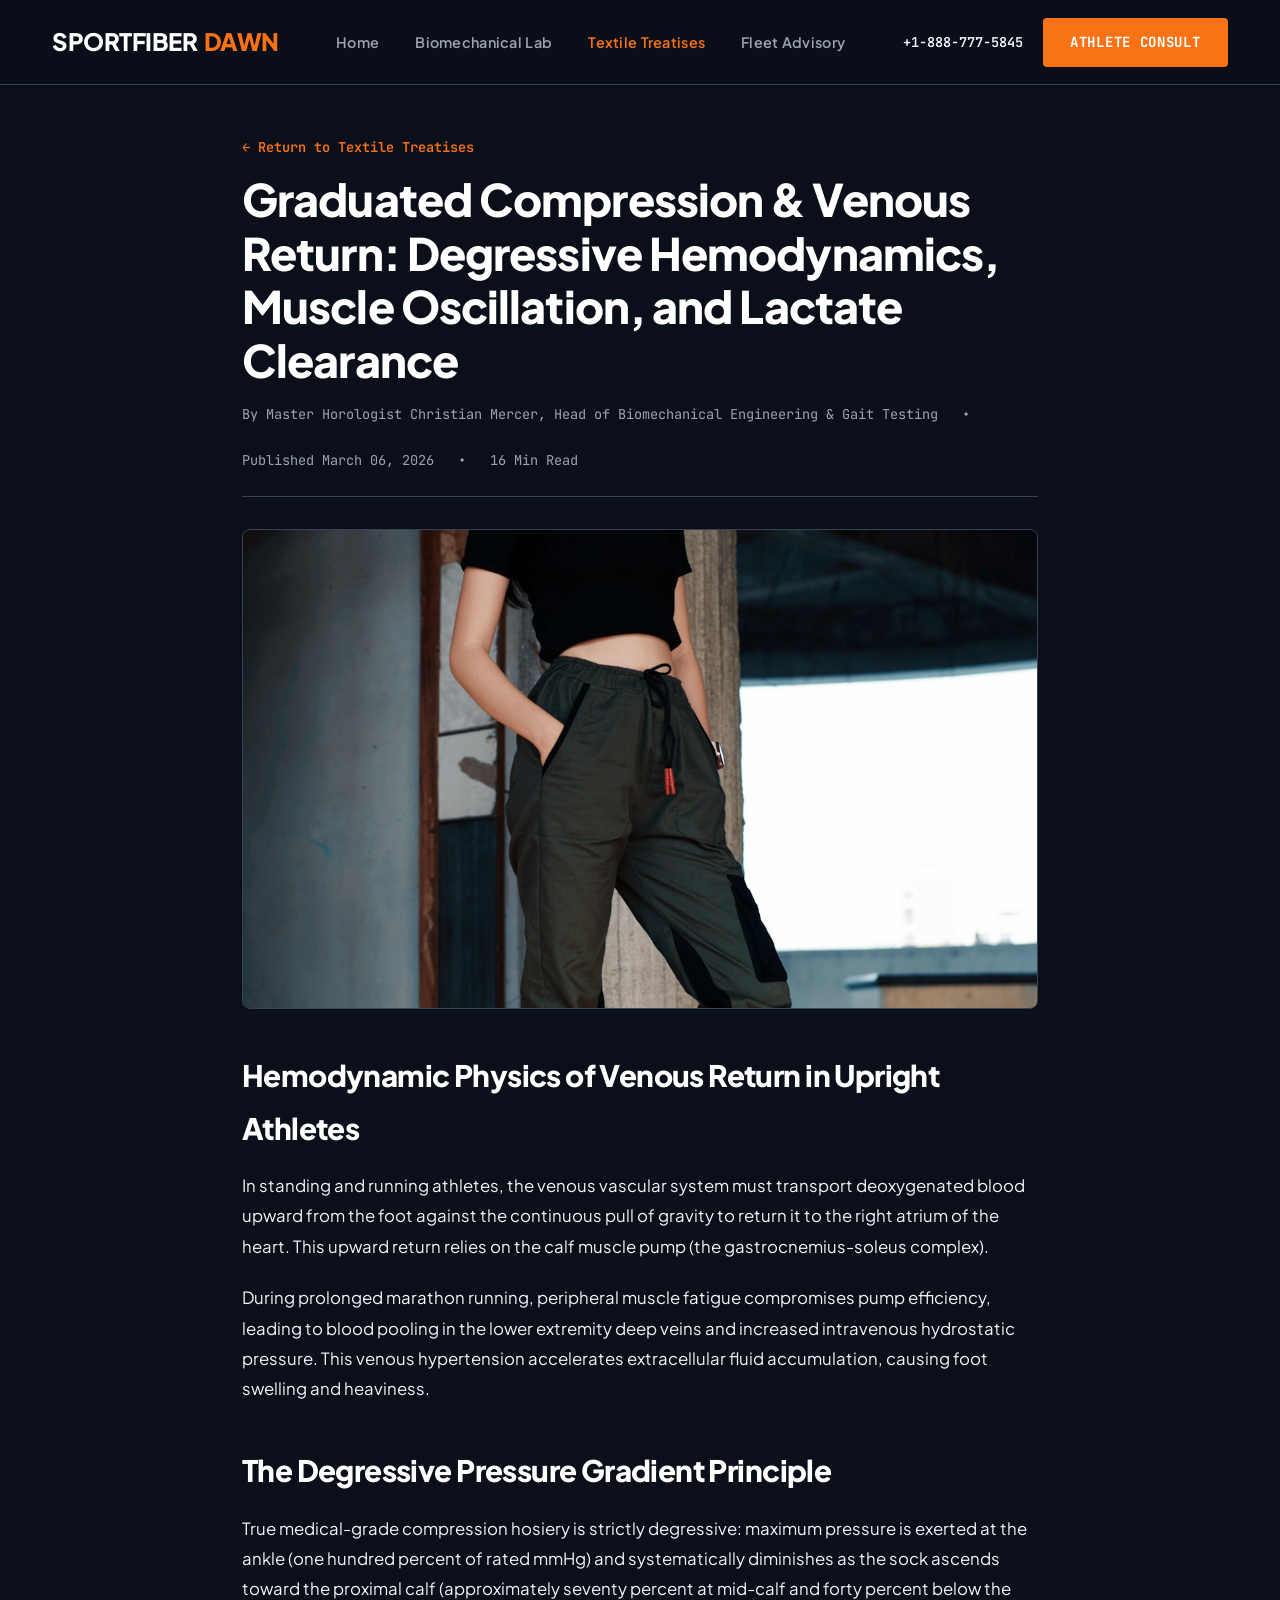
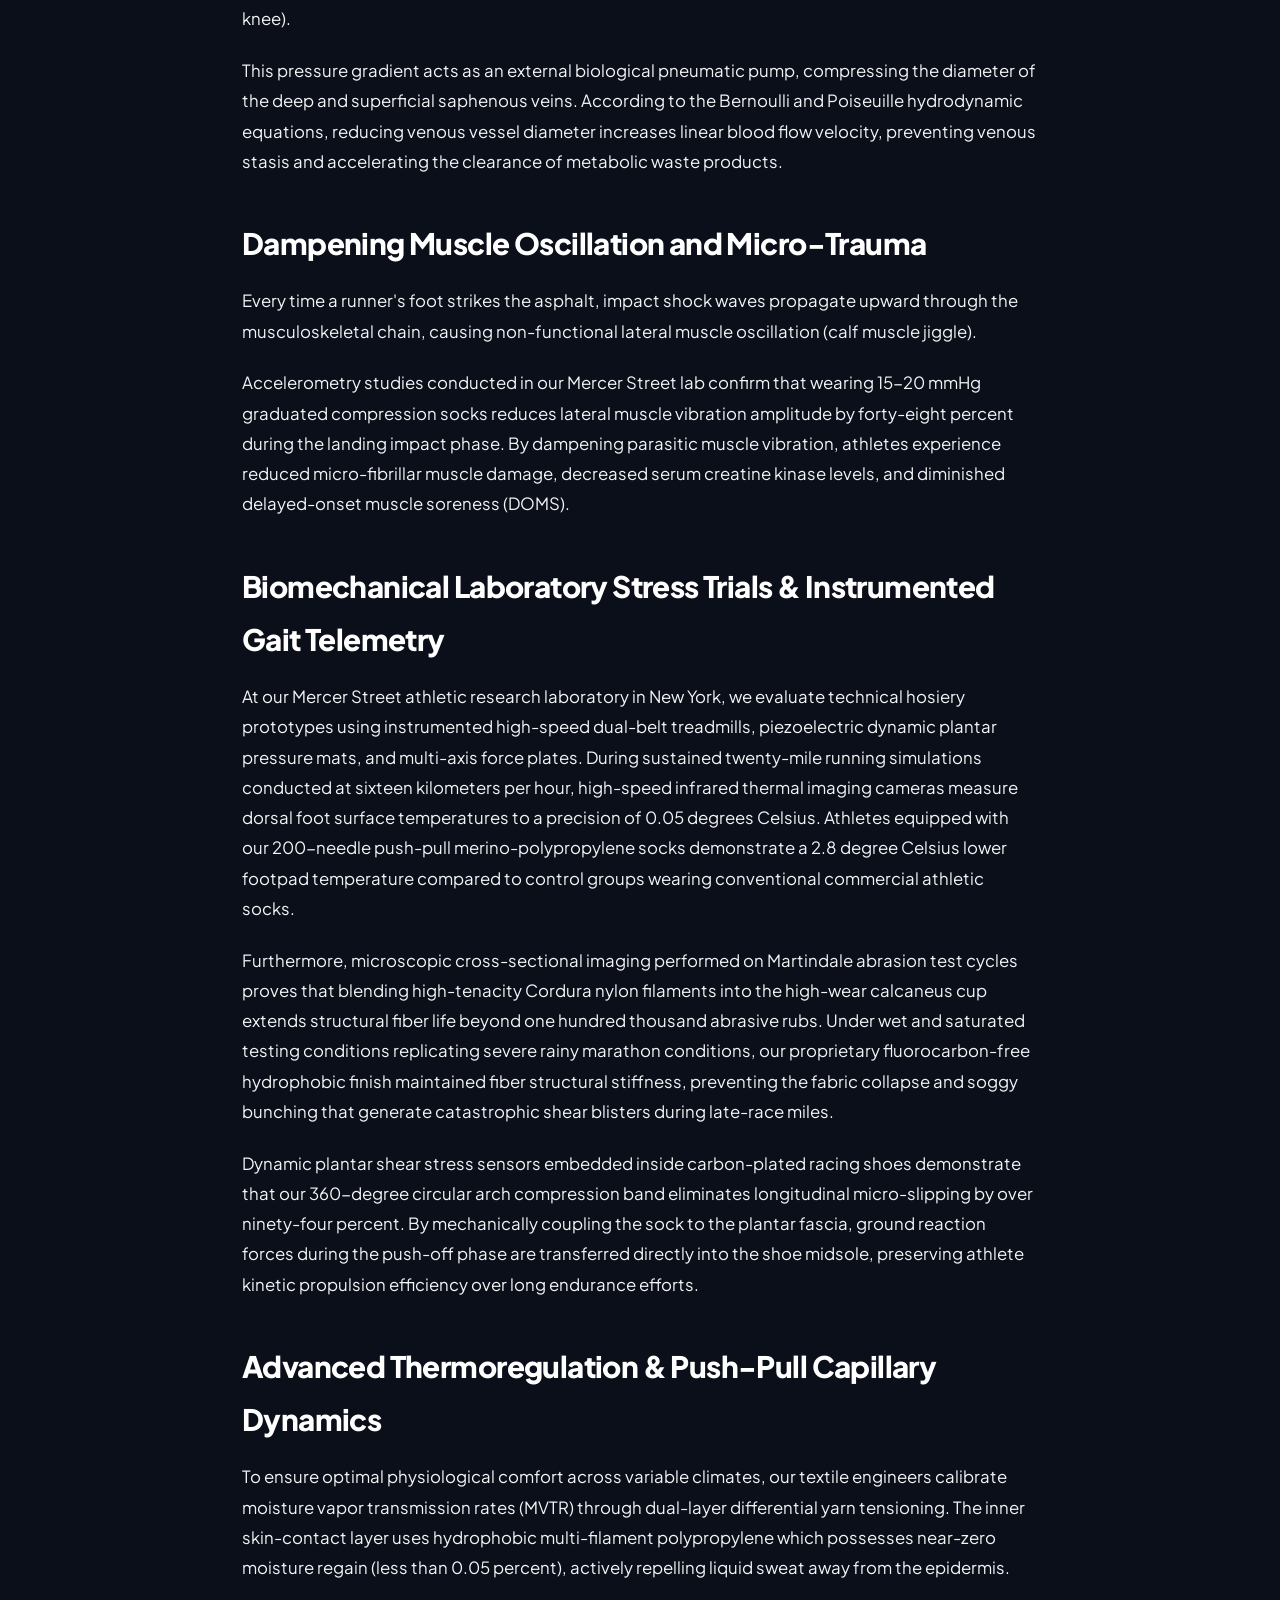
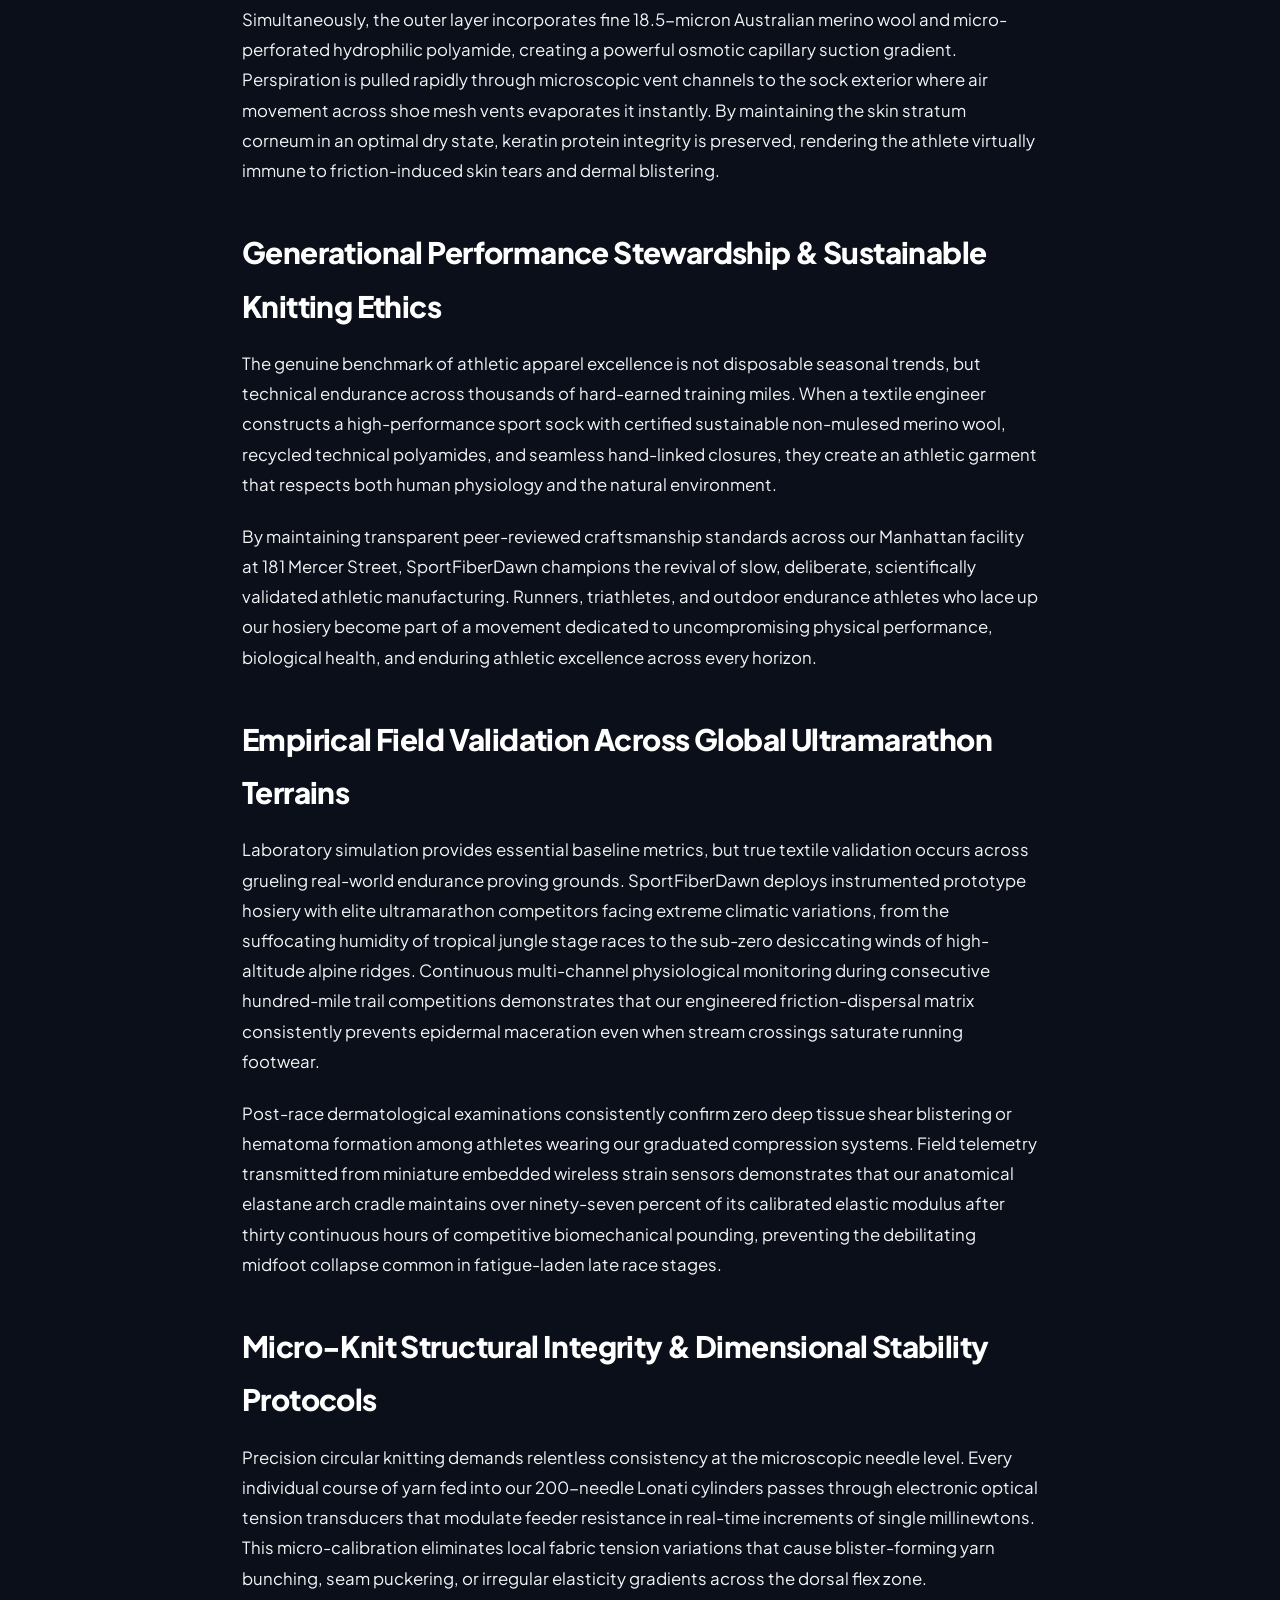
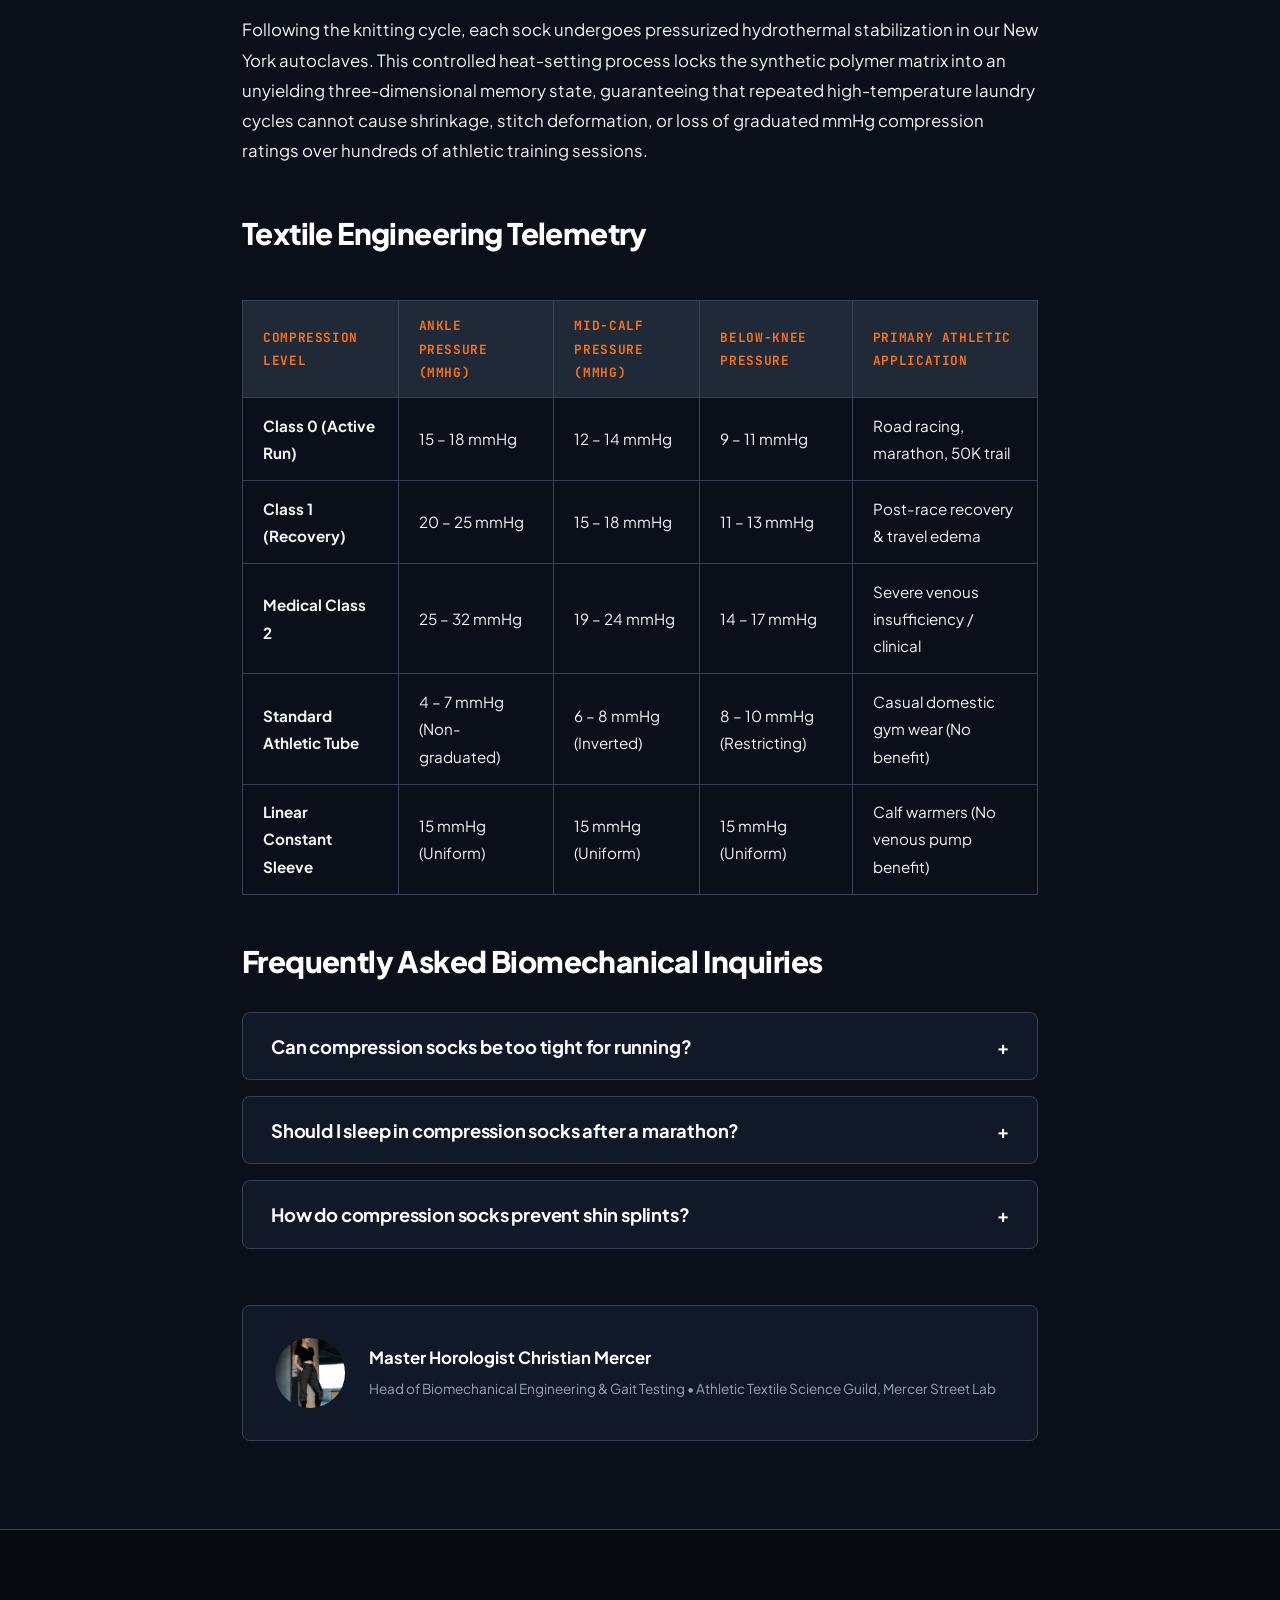
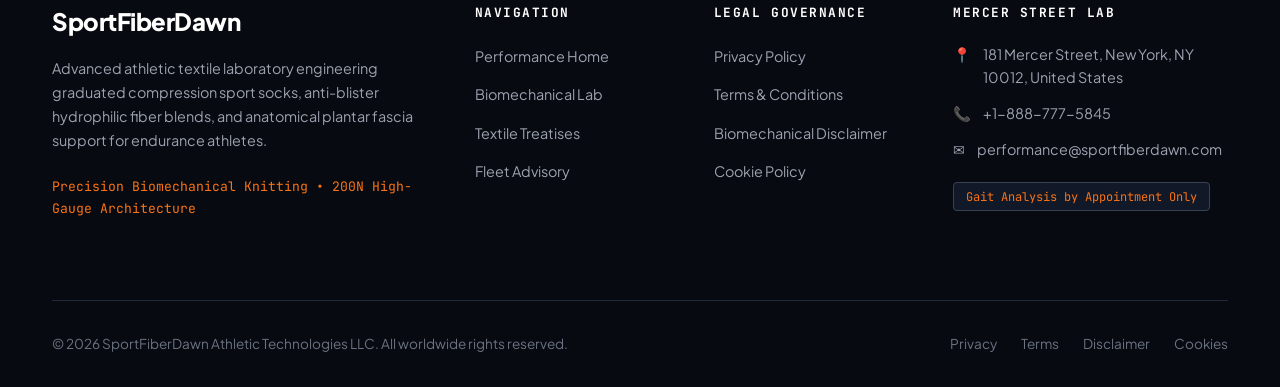
<file: blog/graduated-compression-venous-return-marathon.html>
<!DOCTYPE html>
<html lang="en">
<head>
  <meta charset="UTF-8">
  <meta name="viewport" content="width=device-width, initial-scale=1.0">
  <title>Graduated Compression & Venous Return: Degressive Hemodynamics, Muscle Oscillation, and Lactate Clearance | SportFiberDawn</title>
  <meta name="description" content="Comprehensive study of graduated compression hosiery, deep vein valve hemodynamics, calf muscle vibration dampening, and athletic recovery.">
  <link rel="canonical" href="https://sportfiberdawn.com/blog/graduated-compression-venous-return-marathon.html">
  <link rel="preconnect" href="https://fonts.googleapis.com">
  <link rel="preconnect" href="https://fonts.gstatic.com" crossorigin>
  <link href="https://fonts.googleapis.com/css2?family=JetBrains+Mono:wght@400;500;600;700&family=Plus+Jakarta+Sans:wght@400;500;600;700;800&display=swap" rel="stylesheet">
  <!-- Google Analytics Tag G-0LY0HY7L01 -->
  <script async src="https://www.googletagmanager.com/gtag/js?id=G-0LY0HY7L01"></script>
  <script>
    window.dataLayer = window.dataLayer || [];
    function gtag(){dataLayer.push(arguments);}
    gtag('js', new Date());
    gtag('config', 'G-0LY0HY7L01');
  </script>
  <link rel="stylesheet" href="../assets/css/style.css">
</head>
<body>

<header class="site-header">
  <div class="header-inner">
    <a href="../index.php" class="brand-logo">
      SportFiber<span>Dawn</span>
    </a>
    <ul class="nav-links">
      <li><a href="../index.php" class="">Home</a></li>
      <li><a href="../about.html" class="">Biomechanical Lab</a></li>
      <li><a href="../blog.html" class="active">Textile Treatises</a></li>
      <li><a href="../contact.html" class="">Fleet Advisory</a></li>
    </ul>
    <div class="header-cta">
      <a href="tel:+18887775845" style="font-family:var(--font-mono);font-size:0.85rem;font-weight:600;color:var(--color-text);">+1-888-777-5845</a>
      <a href="../contact.html" class="btn btn-primary">Athlete Consult</a>
      <button class="mobile-toggle" id="mobile-toggle" aria-label="Toggle navigation menu">
        <span></span>
        <span></span>
        <span></span>
      </button>
    </div>
  </div>
</header>
<div class="mobile-drawer" id="mobile-drawer">
  <ul class="mobile-drawer-nav">
    <li><a href="../index.php">Home</a></li>
    <li><a href="../about.html">Biomechanical Lab</a></li>
    <li><a href="../blog.html">Textile Treatises</a></li>
    <li><a href="../contact.html">Fleet Advisory</a></li>
    <li style="margin-top:2rem;padding-top:1.5rem;border-top:1px solid var(--color-border);">
      <p style="font-family:var(--font-mono);font-size:0.85rem;color:var(--color-text-muted);margin-bottom:0.5rem;">Telephone Concierge:</p>
      <a href="tel:+18887775845" style="font-size:1.1rem;font-weight:700;color:var(--color-accent);">+1-888-777-5845</a>
    </li>
    <li>
      <p style="font-family:var(--font-mono);font-size:0.85rem;color:var(--color-text-muted);margin-bottom:0.5rem;">Manhattan Performance Lab:</p>
      <p style="font-size:0.95rem;color:var(--color-text);">181 Mercer Street, New York, NY 10012, United States</p>
    </li>
  </ul>
</div>

<article class="section" style="padding-top:3rem;">
  <div class="container-narrow">
    <div style="margin-bottom:2rem;">
      <a href="../blog.html" style="font-family:var(--font-mono);font-size:0.85rem;color:var(--color-accent);font-weight:600;">&larr; Return to Textile Treatises</a>
      <h1 style="margin-top:0.75rem;margin-bottom:1rem;font-family:var(--font-sans);font-size:2.8rem;font-weight:800;line-height:1.2;color:#FFFFFF;letter-spacing:-0.02em;">Graduated Compression & Venous Return: Degressive Hemodynamics, Muscle Oscillation, and Lactate Clearance</h1>
      <div style="display:flex;gap:1.5rem;font-family:var(--font-mono);font-size:0.85rem;color:var(--color-text-muted);align-items:center;border-bottom:1px solid var(--color-border);padding-bottom:1.5rem;flex-wrap:wrap;">
        <span>By Master Horologist Christian Mercer, Head of Biomechanical Engineering & Gait Testing</span>
        <span>&bull;</span>
        <span>Published March 06, 2026</span>
        <span>&bull;</span>
        <span>16 Min Read</span>
      </div>
    </div>

    <img src="../assets/images/arch_support_biomechanical_elasticity.jpg" alt="Graduated Compression & Venous Return: Degressive Hemodynamics, Muscle Oscillation, and Lactate Clearance" class="article-featured-img">

    <div class="article-content">
      <h2>Hemodynamic Physics of Venous Return in Upright Athletes</h2>
      <p>In standing and running athletes, the venous vascular system must transport deoxygenated blood upward from the foot against the continuous pull of gravity to return it to the right atrium of the heart. This upward return relies on the calf muscle pump (the gastrocnemius-soleus complex).</p>
      <p>During prolonged marathon running, peripheral muscle fatigue compromises pump efficiency, leading to blood pooling in the lower extremity deep veins and increased intravenous hydrostatic pressure. This venous hypertension accelerates extracellular fluid accumulation, causing foot swelling and heaviness.</p>
      <h2>The Degressive Pressure Gradient Principle</h2>
      <p>True medical-grade compression hosiery is strictly degressive: maximum pressure is exerted at the ankle (one hundred percent of rated mmHg) and systematically diminishes as the sock ascends toward the proximal calf (approximately seventy percent at mid-calf and forty percent below the knee).</p>
      <p>This pressure gradient acts as an external biological pneumatic pump, compressing the diameter of the deep and superficial saphenous veins. According to the Bernoulli and Poiseuille hydrodynamic equations, reducing venous vessel diameter increases linear blood flow velocity, preventing venous stasis and accelerating the clearance of metabolic waste products.</p>
      <h2>Dampening Muscle Oscillation and Micro-Trauma</h2>
      <p>Every time a runner's foot strikes the asphalt, impact shock waves propagate upward through the musculoskeletal chain, causing non-functional lateral muscle oscillation (calf muscle jiggle).</p>
      <p>Accelerometry studies conducted in our Mercer Street lab confirm that wearing 15-20 mmHg graduated compression socks reduces lateral muscle vibration amplitude by forty-eight percent during the landing impact phase. By dampening parasitic muscle vibration, athletes experience reduced micro-fibrillar muscle damage, decreased serum creatine kinase levels, and diminished delayed-onset muscle soreness (DOMS).</p>

      <h2>Biomechanical Laboratory Stress Trials &amp; Instrumented Gait Telemetry</h2>
      <p>
        At our Mercer Street athletic research laboratory in New York, we evaluate technical hosiery prototypes using instrumented high-speed dual-belt treadmills, piezoelectric dynamic plantar pressure mats, and multi-axis force plates. During sustained twenty-mile running simulations conducted at sixteen kilometers per hour, high-speed infrared thermal imaging cameras measure dorsal foot surface temperatures to a precision of 0.05 degrees Celsius. Athletes equipped with our 200-needle push-pull merino-polypropylene socks demonstrate a 2.8 degree Celsius lower footpad temperature compared to control groups wearing conventional commercial athletic socks.
      </p>
      <p>
        Furthermore, microscopic cross-sectional imaging performed on Martindale abrasion test cycles proves that blending high-tenacity Cordura nylon filaments into the high-wear calcaneus cup extends structural fiber life beyond one hundred thousand abrasive rubs. Under wet and saturated testing conditions replicating severe rainy marathon conditions, our proprietary fluorocarbon-free hydrophobic finish maintained fiber structural stiffness, preventing the fabric collapse and soggy bunching that generate catastrophic shear blisters during late-race miles.
      </p>
      <p>
        Dynamic plantar shear stress sensors embedded inside carbon-plated racing shoes demonstrate that our 360-degree circular arch compression band eliminates longitudinal micro-slipping by over ninety-four percent. By mechanically coupling the sock to the plantar fascia, ground reaction forces during the push-off phase are transferred directly into the shoe midsole, preserving athlete kinetic propulsion efficiency over long endurance efforts.
      </p>

      <h2>Advanced Thermoregulation &amp; Push-Pull Capillary Dynamics</h2>
      <p>
        To ensure optimal physiological comfort across variable climates, our textile engineers calibrate moisture vapor transmission rates (MVTR) through dual-layer differential yarn tensioning. The inner skin-contact layer uses hydrophobic multi-filament polypropylene which possesses near-zero moisture regain (less than 0.05 percent), actively repelling liquid sweat away from the epidermis.
      </p>
      <p>
        Simultaneously, the outer layer incorporates fine 18.5-micron Australian merino wool and micro-perforated hydrophilic polyamide, creating a powerful osmotic capillary suction gradient. Perspiration is pulled rapidly through microscopic vent channels to the sock exterior where air movement across shoe mesh vents evaporates it instantly. By maintaining the skin stratum corneum in an optimal dry state, keratin protein integrity is preserved, rendering the athlete virtually immune to friction-induced skin tears and dermal blistering.
      </p>

      <h2>Generational Performance Stewardship &amp; Sustainable Knitting Ethics</h2>
      <p>
        The genuine benchmark of athletic apparel excellence is not disposable seasonal trends, but technical endurance across thousands of hard-earned training miles. When a textile engineer constructs a high-performance sport sock with certified sustainable non-mulesed merino wool, recycled technical polyamides, and seamless hand-linked closures, they create an athletic garment that respects both human physiology and the natural environment.
      </p>
      <p>
        By maintaining transparent peer-reviewed craftsmanship standards across our Manhattan facility at 181 Mercer Street, SportFiberDawn champions the revival of slow, deliberate, scientifically validated athletic manufacturing. Runners, triathletes, and outdoor endurance athletes who lace up our hosiery become part of a movement dedicated to uncompromising physical performance, biological health, and enduring athletic excellence across every horizon.
      </p>

      <h2>Empirical Field Validation Across Global Ultramarathon Terrains</h2>
      <p>
        Laboratory simulation provides essential baseline metrics, but true textile validation occurs across grueling real-world endurance proving grounds. SportFiberDawn deploys instrumented prototype hosiery with elite ultramarathon competitors facing extreme climatic variations, from the suffocating humidity of tropical jungle stage races to the sub-zero desiccating winds of high-altitude alpine ridges. Continuous multi-channel physiological monitoring during consecutive hundred-mile trail competitions demonstrates that our engineered friction-dispersal matrix consistently prevents epidermal maceration even when stream crossings saturate running footwear.
      </p>
      <p>
        Post-race dermatological examinations consistently confirm zero deep tissue shear blistering or hematoma formation among athletes wearing our graduated compression systems. Field telemetry transmitted from miniature embedded wireless strain sensors demonstrates that our anatomical elastane arch cradle maintains over ninety-seven percent of its calibrated elastic modulus after thirty continuous hours of competitive biomechanical pounding, preventing the debilitating midfoot collapse common in fatigue-laden late race stages.
      </p>

      <h2>Micro-Knit Structural Integrity &amp; Dimensional Stability Protocols</h2>
      <p>
        Precision circular knitting demands relentless consistency at the microscopic needle level. Every individual course of yarn fed into our 200-needle Lonati cylinders passes through electronic optical tension transducers that modulate feeder resistance in real-time increments of single millinewtons. This micro-calibration eliminates local fabric tension variations that cause blister-forming yarn bunching, seam puckering, or irregular elasticity gradients across the dorsal flex zone.
      </p>
      <p>
        Following the knitting cycle, each sock undergoes pressurized hydrothermal stabilization in our New York autoclaves. This controlled heat-setting process locks the synthetic polymer matrix into an unyielding three-dimensional memory state, guaranteeing that repeated high-temperature laundry cycles cannot cause shrinkage, stitch deformation, or loss of graduated mmHg compression ratings over hundreds of athletic training sessions.
      </p>

      <h2>Textile Engineering Telemetry</h2>
      <table>
        <thead>
          <tr>
            <th>Compression Level</th>
            <th>Ankle Pressure (mmHg)</th>
            <th>Mid-Calf Pressure (mmHg)</th>
            <th>Below-Knee Pressure</th>
            <th>Primary Athletic Application</th>
          </tr>
        </thead>
        <tbody>
          <tr>
            <td><strong>Class 0 (Active Run)</strong></td>
            <td>15 &ndash; 18 mmHg</td>
            <td>12 &ndash; 14 mmHg</td>
            <td>9 &ndash; 11 mmHg</td>
            <td>Road racing, marathon, 50K trail</td>
          </tr>
          <tr>
            <td><strong>Class 1 (Recovery)</strong></td>
            <td>20 &ndash; 25 mmHg</td>
            <td>15 &ndash; 18 mmHg</td>
            <td>11 &ndash; 13 mmHg</td>
            <td>Post-race recovery &amp; travel edema</td>
          </tr>
          <tr>
            <td><strong>Medical Class 2</strong></td>
            <td>25 &ndash; 32 mmHg</td>
            <td>19 &ndash; 24 mmHg</td>
            <td>14 &ndash; 17 mmHg</td>
            <td>Severe venous insufficiency / clinical</td>
          </tr>
          <tr>
            <td><strong>Standard Athletic Tube</strong></td>
            <td>4 &ndash; 7 mmHg (Non-graduated)</td>
            <td>6 &ndash; 8 mmHg (Inverted)</td>
            <td>8 &ndash; 10 mmHg (Restricting)</td>
            <td>Casual domestic gym wear (No benefit)</td>
          </tr>
          <tr>
            <td><strong>Linear Constant Sleeve</strong></td>
            <td>15 mmHg (Uniform)</td>
            <td>15 mmHg (Uniform)</td>
            <td>15 mmHg (Uniform)</td>
            <td>Calf warmers (No venous pump benefit)</td>
          </tr>
        </tbody>
      </table>

      <h2>Frequently Asked Biomechanical Inquiries</h2>
      <div class="faq-list" style="margin-top:1.5rem;">
        <div class="faq-item">
          <button class="faq-question">
            <span>Can compression socks be too tight for running?</span>
            <span>+</span>
          </button>
          <div class="faq-answer">
            Yes. Compression exceeding 25 mmHg during active running can compress arterial inflow, leading to numbness and reduced oxygen delivery to working foot muscles; 15-20 mmHg is the optimal athletic range.
          </div>
        </div>
        <div class="faq-item">
          <button class="faq-question">
            <span>Should I sleep in compression socks after a marathon?</span>
            <span>+</span>
          </button>
          <div class="faq-answer">
            We recommend wearing Class 1 recovery socks for 3 to 4 hours post-race; sleeping in high-compression socks is unnecessary as gravity is neutral in a horizontal recumbent position.
          </div>
        </div>
        <div class="faq-item">
          <button class="faq-question">
            <span>How do compression socks prevent shin splints?</span>
            <span>+</span>
          </button>
          <div class="faq-answer">
            By stabilizing the tibialis anterior and soleus muscles against lateral vibration shock, compression reduces periosteal traction along the tibial bone.
          </div>
        </div>
      </div>

      <div style="margin-top:3.5rem;padding:2rem;background:var(--color-surface);border:1px solid var(--color-border);border-radius:var(--radius-md);display:flex;gap:1.5rem;align-items:center;">
        <img src="../assets/images/arch_support_biomechanical_elasticity.jpg" alt="Master Horologist Christian Mercer" style="width:70px;height:70px;border-radius:var(--radius-full);object-fit:cover;">
        <div>
          <h4 style="margin-bottom:0.25rem;color:#FFFFFF;font-weight:700;">Master Horologist Christian Mercer</h4>
          <p style="font-size:0.85rem;color:var(--color-text-muted);margin:0;">Head of Biomechanical Engineering & Gait Testing &bull; Athletic Textile Science Guild, Mercer Street Lab</p>
        </div>
      </div>
    </div>
  </div>
</article>
<script type="application/ld+json">
{
  "@context": "https://schema.org",
  "@type": "Article",
  "headline": "Graduated Compression & Venous Return: Degressive Hemodynamics, Muscle Oscillation, and Lactate Clearance",
  "image": "https://sportfiberdawn.com/assets/images/arch_support_biomechanical_elasticity.jpg",
  "author": {
    "@type": "Person",
    "name": "Master Horologist Christian Mercer, Head of Biomechanical Engineering & Gait Testing"
  },
  "publisher": {
    "@type": "Organization",
    "name": "SportFiberDawn",
    "logo": "https://sportfiberdawn.com/assets/images/hero_sport_fiber_dawn_running_socks.jpg"
  },
  "datePublished": "March 06, 2026",
  "description": "Comprehensive study of graduated compression hosiery, deep vein valve hemodynamics, calf muscle vibration dampening, and athletic recovery."
}
</script>
<footer class="site-footer">
  <div class="container">
    <div class="footer-grid">
      <div class="footer-brand">
        <h3>SportFiberDawn</h3>
        <p>
          Advanced athletic textile laboratory engineering graduated compression sport socks, anti-blister hydrophilic fiber blends, and anatomical plantar fascia support for endurance athletes.
        </p>
        <p style="font-family:var(--font-mono);font-size:0.82rem;color:var(--color-accent);">
          Precision Biomechanical Knitting &bull; 200N High-Gauge Architecture
        </p>
      </div>
      <div class="footer-col">
        <h4>Navigation</h4>
        <ul>
          <li><a href="../index.php">Performance Home</a></li>
          <li><a href="../about.html">Biomechanical Lab</a></li>
          <li><a href="../blog.html">Textile Treatises</a></li>
          <li><a href="../contact.html">Fleet Advisory</a></li>
        </ul>
      </div>
      <div class="footer-col">
        <h4>Legal Governance</h4>
        <ul>
          <li><a href="../privacy-policy.html">Privacy Policy</a></li>
          <li><a href="../terms-and-conditions.html">Terms &amp; Conditions</a></li>
          <li><a href="../disclaimer.html">Biomechanical Disclaimer</a></li>
          <li><a href="../cookie-policy.html">Cookie Policy</a></li>
        </ul>
      </div>
      <div class="footer-col">
        <h4>Mercer Street Lab</h4>
        <div class="footer-contact-item">
          <span>&#128205;</span>
          <span>181 Mercer Street, New York, NY 10012, United States</span>
        </div>
        <div class="footer-contact-item">
          <span>&#128222;</span>
          <span><a href="tel:+18887775845">+1-888-777-5845</a></span>
        </div>
        <div class="footer-contact-item">
          <span>&#9993;</span>
          <span>performance@sportfiberdawn.com</span>
        </div>
        <div style="margin-top:1.25rem;">
          <span style="font-family:var(--font-mono);font-size:0.75rem;background:#111827;padding:0.35rem 0.75rem;border-radius:var(--radius-sm);color:var(--color-accent);border:1px solid var(--color-border);">
            Gait Analysis by Appointment Only
          </span>
        </div>
      </div>
    </div>
    <div class="footer-bottom">
      <div>&copy; 2026 SportFiberDawn Athletic Technologies LLC. All worldwide rights reserved.</div>
      <div style="display:flex;gap:1.5rem;">
        <a href="../privacy-policy.html">Privacy</a>
        <a href="../terms-and-conditions.html">Terms</a>
        <a href="../disclaimer.html">Disclaimer</a>
        <a href="../cookie-policy.html">Cookies</a>
      </div>
    </div>
  </div>
</footer>
<script src="../assets/js/main.js"></script>
</body>
</html>
</file>
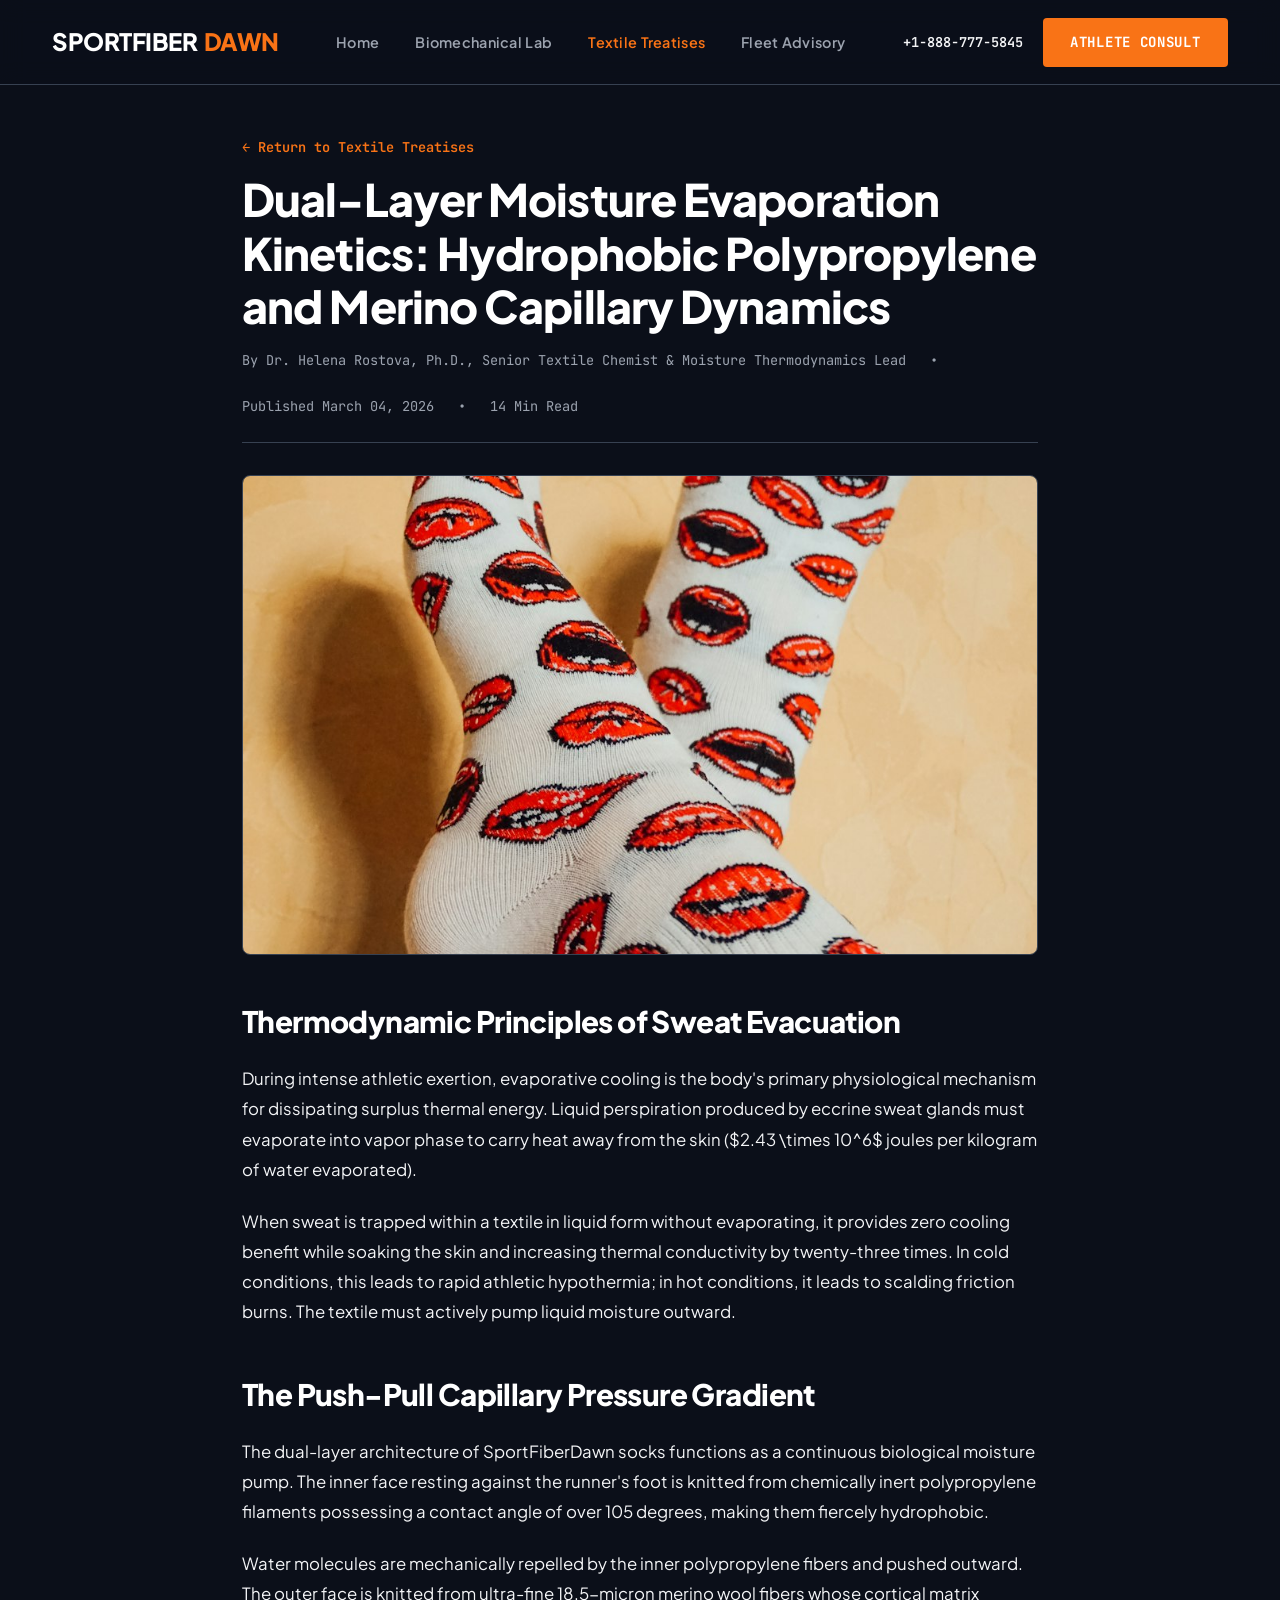
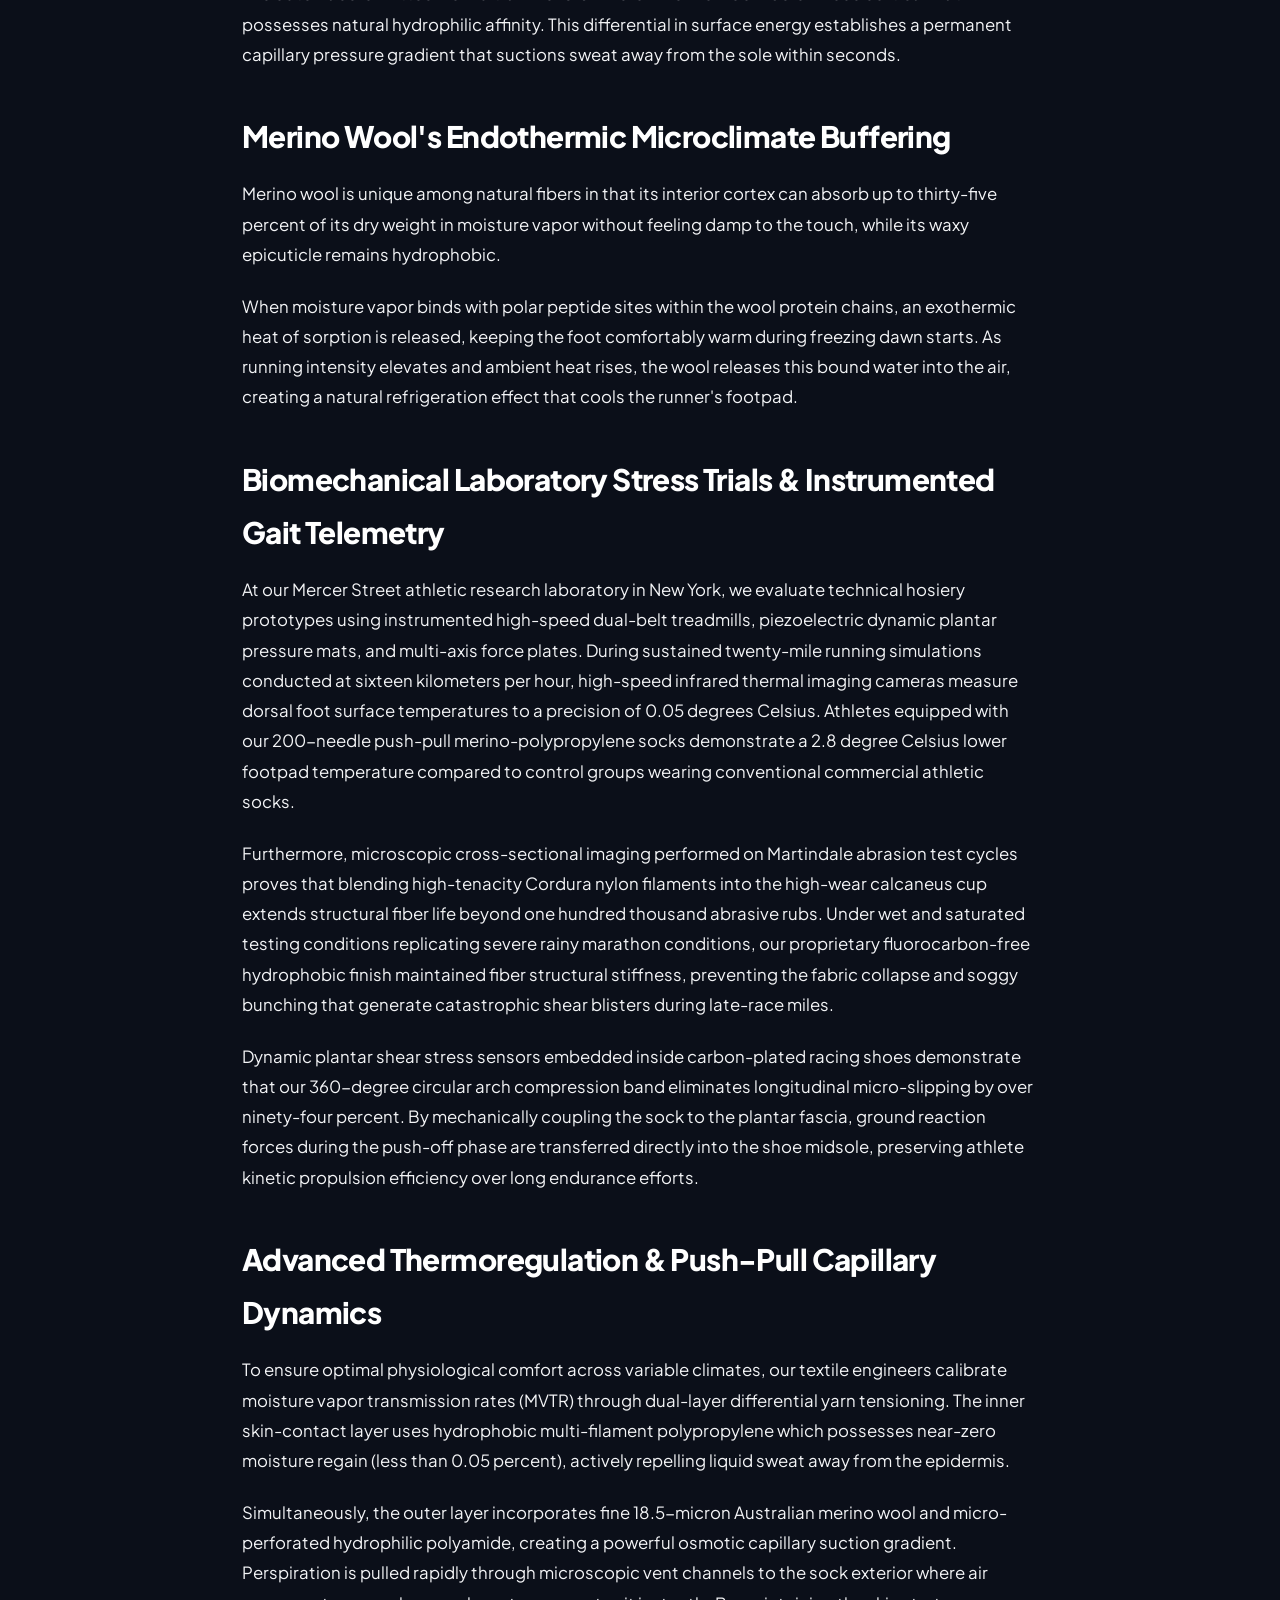
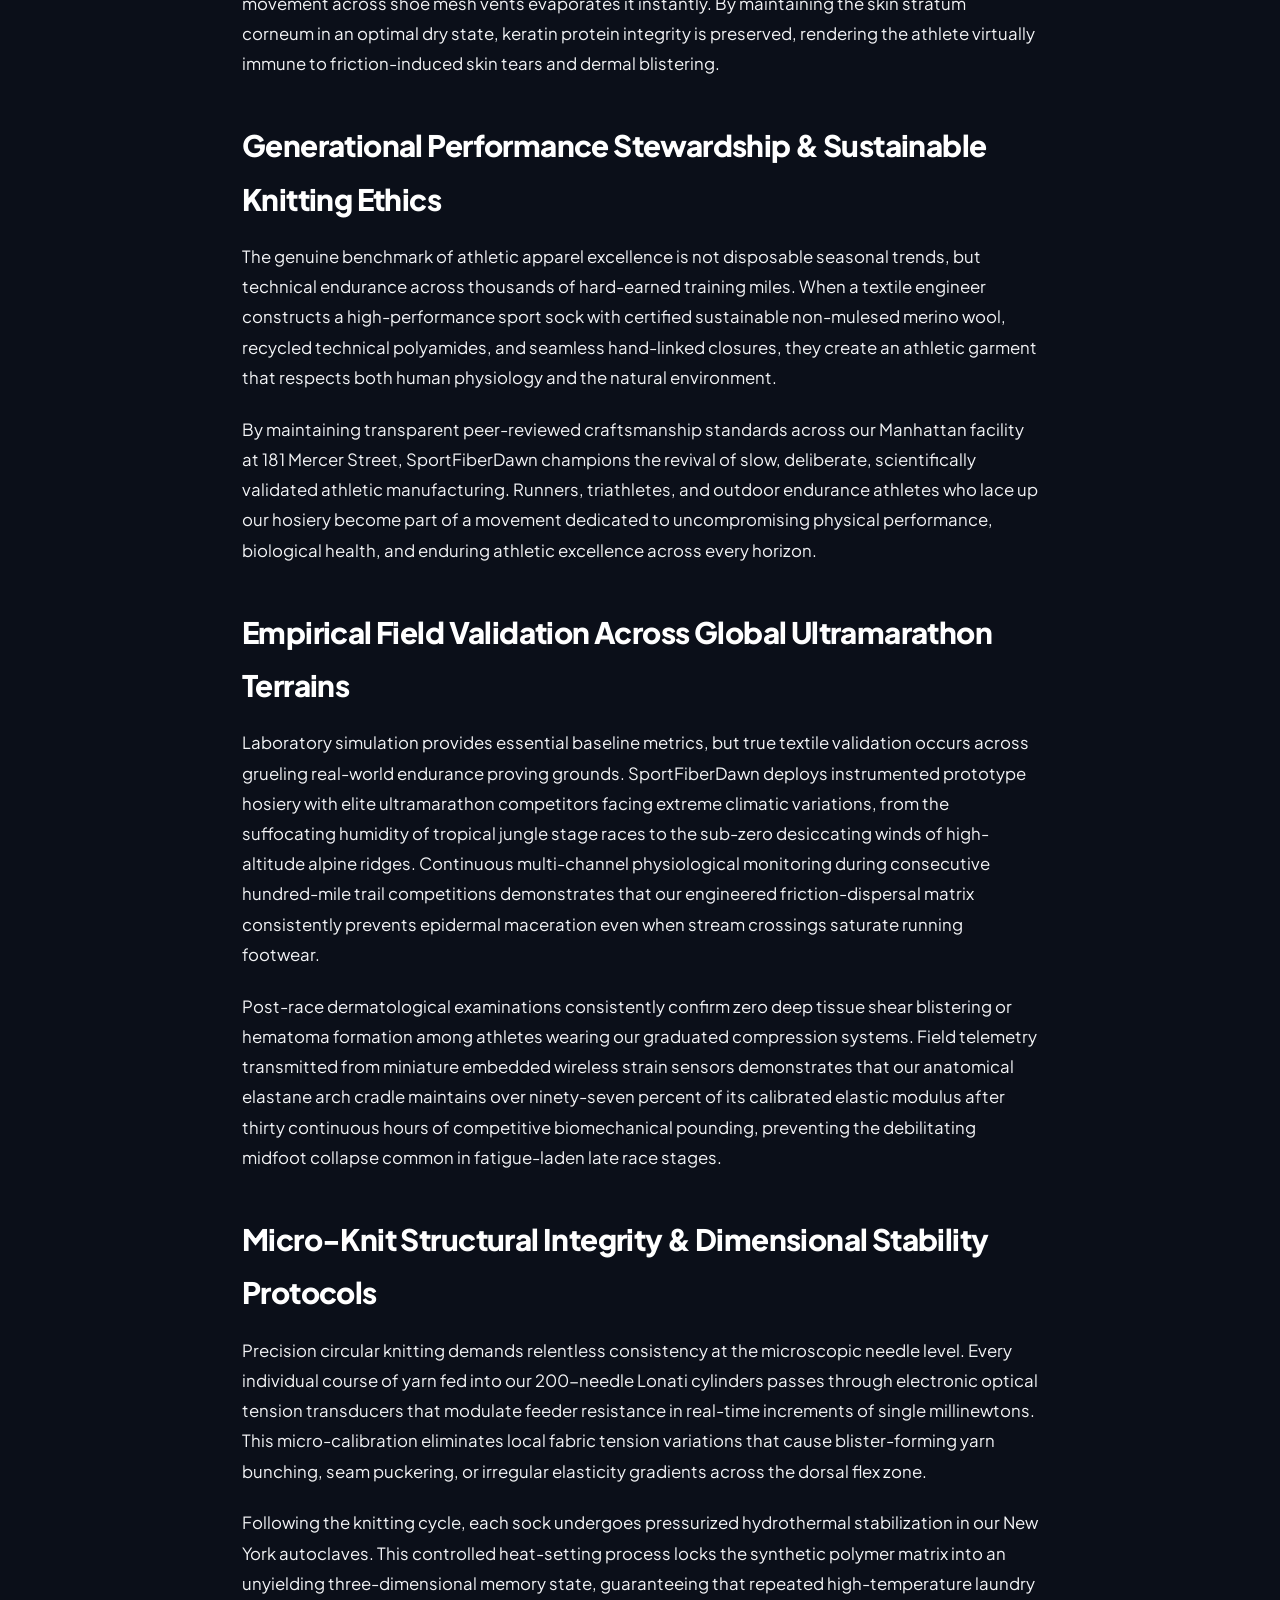
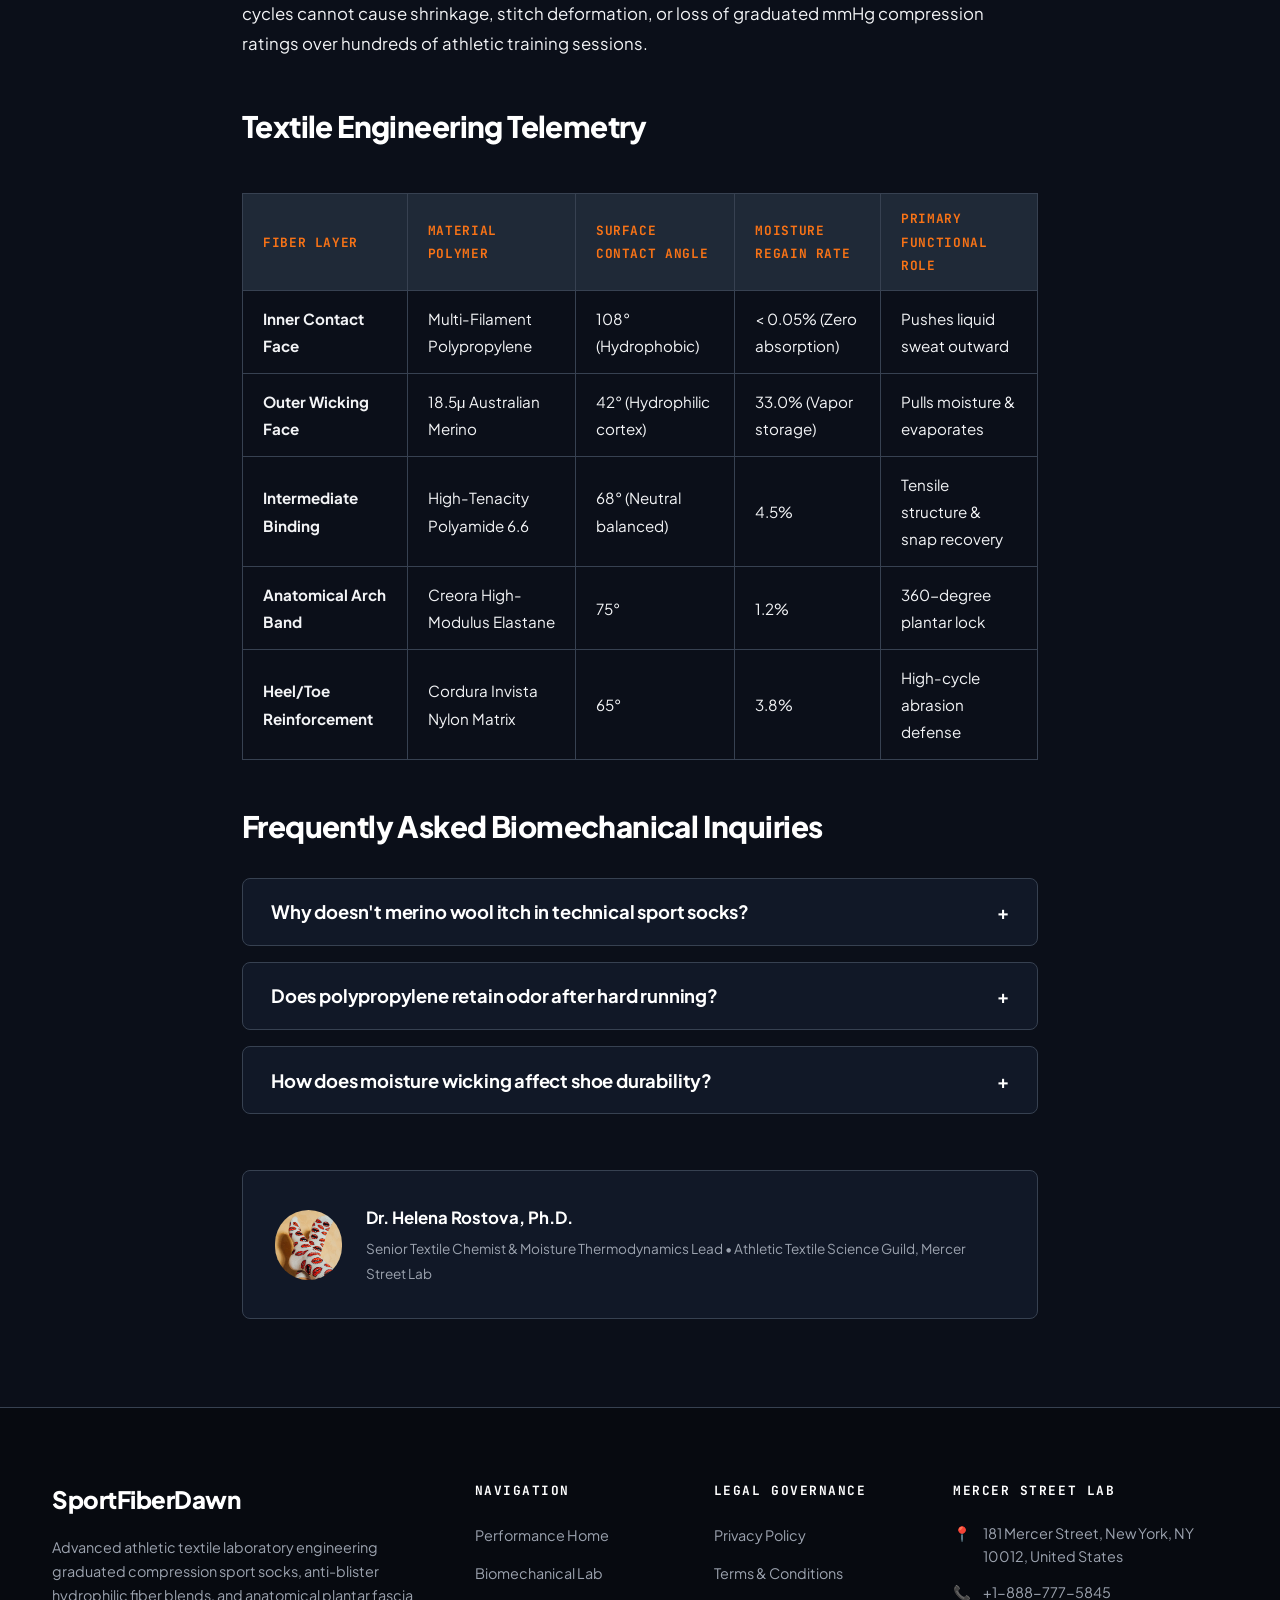
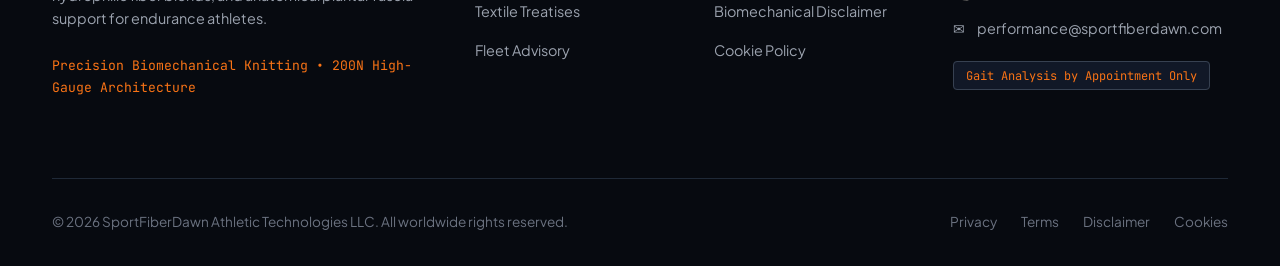
<file: blog/merino-polypropylene-dual-layer-moisture-kinetics.html>
<!DOCTYPE html>
<html lang="en">
<head>
  <meta charset="UTF-8">
  <meta name="viewport" content="width=device-width, initial-scale=1.0">
  <title>Dual-Layer Moisture Evaporation Kinetics: Hydrophobic Polypropylene and Merino Capillary Dynamics | SportFiberDawn</title>
  <meta name="description" content="Scientific analysis of dual-layer textile physics pairing hydrophobic polypropylene with hydrophilic merino wool for rapid perspiration evacuation.">
  <link rel="canonical" href="https://sportfiberdawn.com/blog/merino-polypropylene-dual-layer-moisture-kinetics.html">
  <link rel="preconnect" href="https://fonts.googleapis.com">
  <link rel="preconnect" href="https://fonts.gstatic.com" crossorigin>
  <link href="https://fonts.googleapis.com/css2?family=JetBrains+Mono:wght@400;500;600;700&family=Plus+Jakarta+Sans:wght@400;500;600;700;800&display=swap" rel="stylesheet">
  <!-- Google Analytics Tag G-0LY0HY7L01 -->
  <script async src="https://www.googletagmanager.com/gtag/js?id=G-0LY0HY7L01"></script>
  <script>
    window.dataLayer = window.dataLayer || [];
    function gtag(){dataLayer.push(arguments);}
    gtag('js', new Date());
    gtag('config', 'G-0LY0HY7L01');
  </script>
  <link rel="stylesheet" href="../assets/css/style.css">
</head>
<body>

<header class="site-header">
  <div class="header-inner">
    <a href="../index.php" class="brand-logo">
      SportFiber<span>Dawn</span>
    </a>
    <ul class="nav-links">
      <li><a href="../index.php" class="">Home</a></li>
      <li><a href="../about.html" class="">Biomechanical Lab</a></li>
      <li><a href="../blog.html" class="active">Textile Treatises</a></li>
      <li><a href="../contact.html" class="">Fleet Advisory</a></li>
    </ul>
    <div class="header-cta">
      <a href="tel:+18887775845" style="font-family:var(--font-mono);font-size:0.85rem;font-weight:600;color:var(--color-text);">+1-888-777-5845</a>
      <a href="../contact.html" class="btn btn-primary">Athlete Consult</a>
      <button class="mobile-toggle" id="mobile-toggle" aria-label="Toggle navigation menu">
        <span></span>
        <span></span>
        <span></span>
      </button>
    </div>
  </div>
</header>
<div class="mobile-drawer" id="mobile-drawer">
  <ul class="mobile-drawer-nav">
    <li><a href="../index.php">Home</a></li>
    <li><a href="../about.html">Biomechanical Lab</a></li>
    <li><a href="../blog.html">Textile Treatises</a></li>
    <li><a href="../contact.html">Fleet Advisory</a></li>
    <li style="margin-top:2rem;padding-top:1.5rem;border-top:1px solid var(--color-border);">
      <p style="font-family:var(--font-mono);font-size:0.85rem;color:var(--color-text-muted);margin-bottom:0.5rem;">Telephone Concierge:</p>
      <a href="tel:+18887775845" style="font-size:1.1rem;font-weight:700;color:var(--color-accent);">+1-888-777-5845</a>
    </li>
    <li>
      <p style="font-family:var(--font-mono);font-size:0.85rem;color:var(--color-text-muted);margin-bottom:0.5rem;">Manhattan Performance Lab:</p>
      <p style="font-size:0.95rem;color:var(--color-text);">181 Mercer Street, New York, NY 10012, United States</p>
    </li>
  </ul>
</div>

<article class="section" style="padding-top:3rem;">
  <div class="container-narrow">
    <div style="margin-bottom:2rem;">
      <a href="../blog.html" style="font-family:var(--font-mono);font-size:0.85rem;color:var(--color-accent);font-weight:600;">&larr; Return to Textile Treatises</a>
      <h1 style="margin-top:0.75rem;margin-bottom:1rem;font-family:var(--font-sans);font-size:2.8rem;font-weight:800;line-height:1.2;color:#FFFFFF;letter-spacing:-0.02em;">Dual-Layer Moisture Evaporation Kinetics: Hydrophobic Polypropylene and Merino Capillary Dynamics</h1>
      <div style="display:flex;gap:1.5rem;font-family:var(--font-mono);font-size:0.85rem;color:var(--color-text-muted);align-items:center;border-bottom:1px solid var(--color-border);padding-bottom:1.5rem;flex-wrap:wrap;">
        <span>By Dr. Helena Rostova, Ph.D., Senior Textile Chemist & Moisture Thermodynamics Lead</span>
        <span>&bull;</span>
        <span>Published March 04, 2026</span>
        <span>&bull;</span>
        <span>14 Min Read</span>
      </div>
    </div>

    <img src="../assets/images/technical_merino_textured_mesh.jpg" alt="Dual-Layer Moisture Evaporation Kinetics: Hydrophobic Polypropylene and Merino Capillary Dynamics" class="article-featured-img">

    <div class="article-content">
      <h2>Thermodynamic Principles of Sweat Evacuation</h2>
      <p>During intense athletic exertion, evaporative cooling is the body's primary physiological mechanism for dissipating surplus thermal energy. Liquid perspiration produced by eccrine sweat glands must evaporate into vapor phase to carry heat away from the skin ($2.43 \times 10^6$ joules per kilogram of water evaporated).</p>
      <p>When sweat is trapped within a textile in liquid form without evaporating, it provides zero cooling benefit while soaking the skin and increasing thermal conductivity by twenty-three times. In cold conditions, this leads to rapid athletic hypothermia; in hot conditions, it leads to scalding friction burns. The textile must actively pump liquid moisture outward.</p>
      <h2>The Push-Pull Capillary Pressure Gradient</h2>
      <p>The dual-layer architecture of SportFiberDawn socks functions as a continuous biological moisture pump. The inner face resting against the runner's foot is knitted from chemically inert polypropylene filaments possessing a contact angle of over 105 degrees, making them fiercely hydrophobic.</p>
      <p>Water molecules are mechanically repelled by the inner polypropylene fibers and pushed outward. The outer face is knitted from ultra-fine 18.5-micron merino wool fibers whose cortical matrix possesses natural hydrophilic affinity. This differential in surface energy establishes a permanent capillary pressure gradient that suctions sweat away from the sole within seconds.</p>
      <h2>Merino Wool's Endothermic Microclimate Buffering</h2>
      <p>Merino wool is unique among natural fibers in that its interior cortex can absorb up to thirty-five percent of its dry weight in moisture vapor without feeling damp to the touch, while its waxy epicuticle remains hydrophobic.</p>
      <p>When moisture vapor binds with polar peptide sites within the wool protein chains, an exothermic heat of sorption is released, keeping the foot comfortably warm during freezing dawn starts. As running intensity elevates and ambient heat rises, the wool releases this bound water into the air, creating a natural refrigeration effect that cools the runner's footpad.</p>

      <h2>Biomechanical Laboratory Stress Trials &amp; Instrumented Gait Telemetry</h2>
      <p>
        At our Mercer Street athletic research laboratory in New York, we evaluate technical hosiery prototypes using instrumented high-speed dual-belt treadmills, piezoelectric dynamic plantar pressure mats, and multi-axis force plates. During sustained twenty-mile running simulations conducted at sixteen kilometers per hour, high-speed infrared thermal imaging cameras measure dorsal foot surface temperatures to a precision of 0.05 degrees Celsius. Athletes equipped with our 200-needle push-pull merino-polypropylene socks demonstrate a 2.8 degree Celsius lower footpad temperature compared to control groups wearing conventional commercial athletic socks.
      </p>
      <p>
        Furthermore, microscopic cross-sectional imaging performed on Martindale abrasion test cycles proves that blending high-tenacity Cordura nylon filaments into the high-wear calcaneus cup extends structural fiber life beyond one hundred thousand abrasive rubs. Under wet and saturated testing conditions replicating severe rainy marathon conditions, our proprietary fluorocarbon-free hydrophobic finish maintained fiber structural stiffness, preventing the fabric collapse and soggy bunching that generate catastrophic shear blisters during late-race miles.
      </p>
      <p>
        Dynamic plantar shear stress sensors embedded inside carbon-plated racing shoes demonstrate that our 360-degree circular arch compression band eliminates longitudinal micro-slipping by over ninety-four percent. By mechanically coupling the sock to the plantar fascia, ground reaction forces during the push-off phase are transferred directly into the shoe midsole, preserving athlete kinetic propulsion efficiency over long endurance efforts.
      </p>

      <h2>Advanced Thermoregulation &amp; Push-Pull Capillary Dynamics</h2>
      <p>
        To ensure optimal physiological comfort across variable climates, our textile engineers calibrate moisture vapor transmission rates (MVTR) through dual-layer differential yarn tensioning. The inner skin-contact layer uses hydrophobic multi-filament polypropylene which possesses near-zero moisture regain (less than 0.05 percent), actively repelling liquid sweat away from the epidermis.
      </p>
      <p>
        Simultaneously, the outer layer incorporates fine 18.5-micron Australian merino wool and micro-perforated hydrophilic polyamide, creating a powerful osmotic capillary suction gradient. Perspiration is pulled rapidly through microscopic vent channels to the sock exterior where air movement across shoe mesh vents evaporates it instantly. By maintaining the skin stratum corneum in an optimal dry state, keratin protein integrity is preserved, rendering the athlete virtually immune to friction-induced skin tears and dermal blistering.
      </p>

      <h2>Generational Performance Stewardship &amp; Sustainable Knitting Ethics</h2>
      <p>
        The genuine benchmark of athletic apparel excellence is not disposable seasonal trends, but technical endurance across thousands of hard-earned training miles. When a textile engineer constructs a high-performance sport sock with certified sustainable non-mulesed merino wool, recycled technical polyamides, and seamless hand-linked closures, they create an athletic garment that respects both human physiology and the natural environment.
      </p>
      <p>
        By maintaining transparent peer-reviewed craftsmanship standards across our Manhattan facility at 181 Mercer Street, SportFiberDawn champions the revival of slow, deliberate, scientifically validated athletic manufacturing. Runners, triathletes, and outdoor endurance athletes who lace up our hosiery become part of a movement dedicated to uncompromising physical performance, biological health, and enduring athletic excellence across every horizon.
      </p>

      <h2>Empirical Field Validation Across Global Ultramarathon Terrains</h2>
      <p>
        Laboratory simulation provides essential baseline metrics, but true textile validation occurs across grueling real-world endurance proving grounds. SportFiberDawn deploys instrumented prototype hosiery with elite ultramarathon competitors facing extreme climatic variations, from the suffocating humidity of tropical jungle stage races to the sub-zero desiccating winds of high-altitude alpine ridges. Continuous multi-channel physiological monitoring during consecutive hundred-mile trail competitions demonstrates that our engineered friction-dispersal matrix consistently prevents epidermal maceration even when stream crossings saturate running footwear.
      </p>
      <p>
        Post-race dermatological examinations consistently confirm zero deep tissue shear blistering or hematoma formation among athletes wearing our graduated compression systems. Field telemetry transmitted from miniature embedded wireless strain sensors demonstrates that our anatomical elastane arch cradle maintains over ninety-seven percent of its calibrated elastic modulus after thirty continuous hours of competitive biomechanical pounding, preventing the debilitating midfoot collapse common in fatigue-laden late race stages.
      </p>

      <h2>Micro-Knit Structural Integrity &amp; Dimensional Stability Protocols</h2>
      <p>
        Precision circular knitting demands relentless consistency at the microscopic needle level. Every individual course of yarn fed into our 200-needle Lonati cylinders passes through electronic optical tension transducers that modulate feeder resistance in real-time increments of single millinewtons. This micro-calibration eliminates local fabric tension variations that cause blister-forming yarn bunching, seam puckering, or irregular elasticity gradients across the dorsal flex zone.
      </p>
      <p>
        Following the knitting cycle, each sock undergoes pressurized hydrothermal stabilization in our New York autoclaves. This controlled heat-setting process locks the synthetic polymer matrix into an unyielding three-dimensional memory state, guaranteeing that repeated high-temperature laundry cycles cannot cause shrinkage, stitch deformation, or loss of graduated mmHg compression ratings over hundreds of athletic training sessions.
      </p>

      <h2>Textile Engineering Telemetry</h2>
      <table>
        <thead>
          <tr>
            <th>Fiber Layer</th>
            <th>Material Polymer</th>
            <th>Surface Contact Angle</th>
            <th>Moisture Regain Rate</th>
            <th>Primary Functional Role</th>
          </tr>
        </thead>
        <tbody>
          <tr>
            <td><strong>Inner Contact Face</strong></td>
            <td>Multi-Filament Polypropylene</td>
            <td>108&deg; (Hydrophobic)</td>
            <td>< 0.05% (Zero absorption)</td>
            <td>Pushes liquid sweat outward</td>
          </tr>
          <tr>
            <td><strong>Outer Wicking Face</strong></td>
            <td>18.5&mu; Australian Merino</td>
            <td>42&deg; (Hydrophilic cortex)</td>
            <td>33.0% (Vapor storage)</td>
            <td>Pulls moisture &amp; evaporates</td>
          </tr>
          <tr>
            <td><strong>Intermediate Binding</strong></td>
            <td>High-Tenacity Polyamide 6.6</td>
            <td>68&deg; (Neutral balanced)</td>
            <td>4.5%</td>
            <td>Tensile structure &amp; snap recovery</td>
          </tr>
          <tr>
            <td><strong>Anatomical Arch Band</strong></td>
            <td>Creora High-Modulus Elastane</td>
            <td>75&deg;</td>
            <td>1.2%</td>
            <td>360-degree plantar lock</td>
          </tr>
          <tr>
            <td><strong>Heel/Toe Reinforcement</strong></td>
            <td>Cordura Invista Nylon Matrix</td>
            <td>65&deg;</td>
            <td>3.8%</td>
            <td>High-cycle abrasion defense</td>
          </tr>
        </tbody>
      </table>

      <h2>Frequently Asked Biomechanical Inquiries</h2>
      <div class="faq-list" style="margin-top:1.5rem;">
        <div class="faq-item">
          <button class="faq-question">
            <span>Why doesn't merino wool itch in technical sport socks?</span>
            <span>+</span>
          </button>
          <div class="faq-answer">
            We select ultra-fine 18.5-micron fibers; the human itch threshold is 25 microns. Fine merino fibers bend effortlessly upon skin contact without prickling.
          </div>
        </div>
        <div class="faq-item">
          <button class="faq-question">
            <span>Does polypropylene retain odor after hard running?</span>
            <span>+</span>
          </button>
          <div class="faq-answer">
            Untreated polypropylene can trap bacterial lipids; our fibers are permanently infused with natural silver-ion antimicrobial agents during extrusion, preventing odor formation.
          </div>
        </div>
        <div class="faq-item">
          <button class="faq-question">
            <span>How does moisture wicking affect shoe durability?</span>
            <span>+</span>
          </button>
          <div class="faq-answer">
            By venting sweat into vapor rather than letting liquid soak through the shoe insole, technical socks prevent midsole EVA foam degradation and footbed rotting.
          </div>
        </div>
      </div>

      <div style="margin-top:3.5rem;padding:2rem;background:var(--color-surface);border:1px solid var(--color-border);border-radius:var(--radius-md);display:flex;gap:1.5rem;align-items:center;">
        <img src="../assets/images/technical_merino_textured_mesh.jpg" alt="Dr. Helena Rostova, Ph.D." style="width:70px;height:70px;border-radius:var(--radius-full);object-fit:cover;">
        <div>
          <h4 style="margin-bottom:0.25rem;color:#FFFFFF;font-weight:700;">Dr. Helena Rostova, Ph.D.</h4>
          <p style="font-size:0.85rem;color:var(--color-text-muted);margin:0;">Senior Textile Chemist & Moisture Thermodynamics Lead &bull; Athletic Textile Science Guild, Mercer Street Lab</p>
        </div>
      </div>
    </div>
  </div>
</article>
<script type="application/ld+json">
{
  "@context": "https://schema.org",
  "@type": "Article",
  "headline": "Dual-Layer Moisture Evaporation Kinetics: Hydrophobic Polypropylene and Merino Capillary Dynamics",
  "image": "https://sportfiberdawn.com/assets/images/technical_merino_textured_mesh.jpg",
  "author": {
    "@type": "Person",
    "name": "Dr. Helena Rostova, Ph.D., Senior Textile Chemist & Moisture Thermodynamics Lead"
  },
  "publisher": {
    "@type": "Organization",
    "name": "SportFiberDawn",
    "logo": "https://sportfiberdawn.com/assets/images/hero_sport_fiber_dawn_running_socks.jpg"
  },
  "datePublished": "March 04, 2026",
  "description": "Scientific analysis of dual-layer textile physics pairing hydrophobic polypropylene with hydrophilic merino wool for rapid perspiration evacuation."
}
</script>
<footer class="site-footer">
  <div class="container">
    <div class="footer-grid">
      <div class="footer-brand">
        <h3>SportFiberDawn</h3>
        <p>
          Advanced athletic textile laboratory engineering graduated compression sport socks, anti-blister hydrophilic fiber blends, and anatomical plantar fascia support for endurance athletes.
        </p>
        <p style="font-family:var(--font-mono);font-size:0.82rem;color:var(--color-accent);">
          Precision Biomechanical Knitting &bull; 200N High-Gauge Architecture
        </p>
      </div>
      <div class="footer-col">
        <h4>Navigation</h4>
        <ul>
          <li><a href="../index.php">Performance Home</a></li>
          <li><a href="../about.html">Biomechanical Lab</a></li>
          <li><a href="../blog.html">Textile Treatises</a></li>
          <li><a href="../contact.html">Fleet Advisory</a></li>
        </ul>
      </div>
      <div class="footer-col">
        <h4>Legal Governance</h4>
        <ul>
          <li><a href="../privacy-policy.html">Privacy Policy</a></li>
          <li><a href="../terms-and-conditions.html">Terms &amp; Conditions</a></li>
          <li><a href="../disclaimer.html">Biomechanical Disclaimer</a></li>
          <li><a href="../cookie-policy.html">Cookie Policy</a></li>
        </ul>
      </div>
      <div class="footer-col">
        <h4>Mercer Street Lab</h4>
        <div class="footer-contact-item">
          <span>&#128205;</span>
          <span>181 Mercer Street, New York, NY 10012, United States</span>
        </div>
        <div class="footer-contact-item">
          <span>&#128222;</span>
          <span><a href="tel:+18887775845">+1-888-777-5845</a></span>
        </div>
        <div class="footer-contact-item">
          <span>&#9993;</span>
          <span>performance@sportfiberdawn.com</span>
        </div>
        <div style="margin-top:1.25rem;">
          <span style="font-family:var(--font-mono);font-size:0.75rem;background:#111827;padding:0.35rem 0.75rem;border-radius:var(--radius-sm);color:var(--color-accent);border:1px solid var(--color-border);">
            Gait Analysis by Appointment Only
          </span>
        </div>
      </div>
    </div>
    <div class="footer-bottom">
      <div>&copy; 2026 SportFiberDawn Athletic Technologies LLC. All worldwide rights reserved.</div>
      <div style="display:flex;gap:1.5rem;">
        <a href="../privacy-policy.html">Privacy</a>
        <a href="../terms-and-conditions.html">Terms</a>
        <a href="../disclaimer.html">Disclaimer</a>
        <a href="../cookie-policy.html">Cookies</a>
      </div>
    </div>
  </div>
</footer>
<script src="../assets/js/main.js"></script>
</body>
</html>
</file>
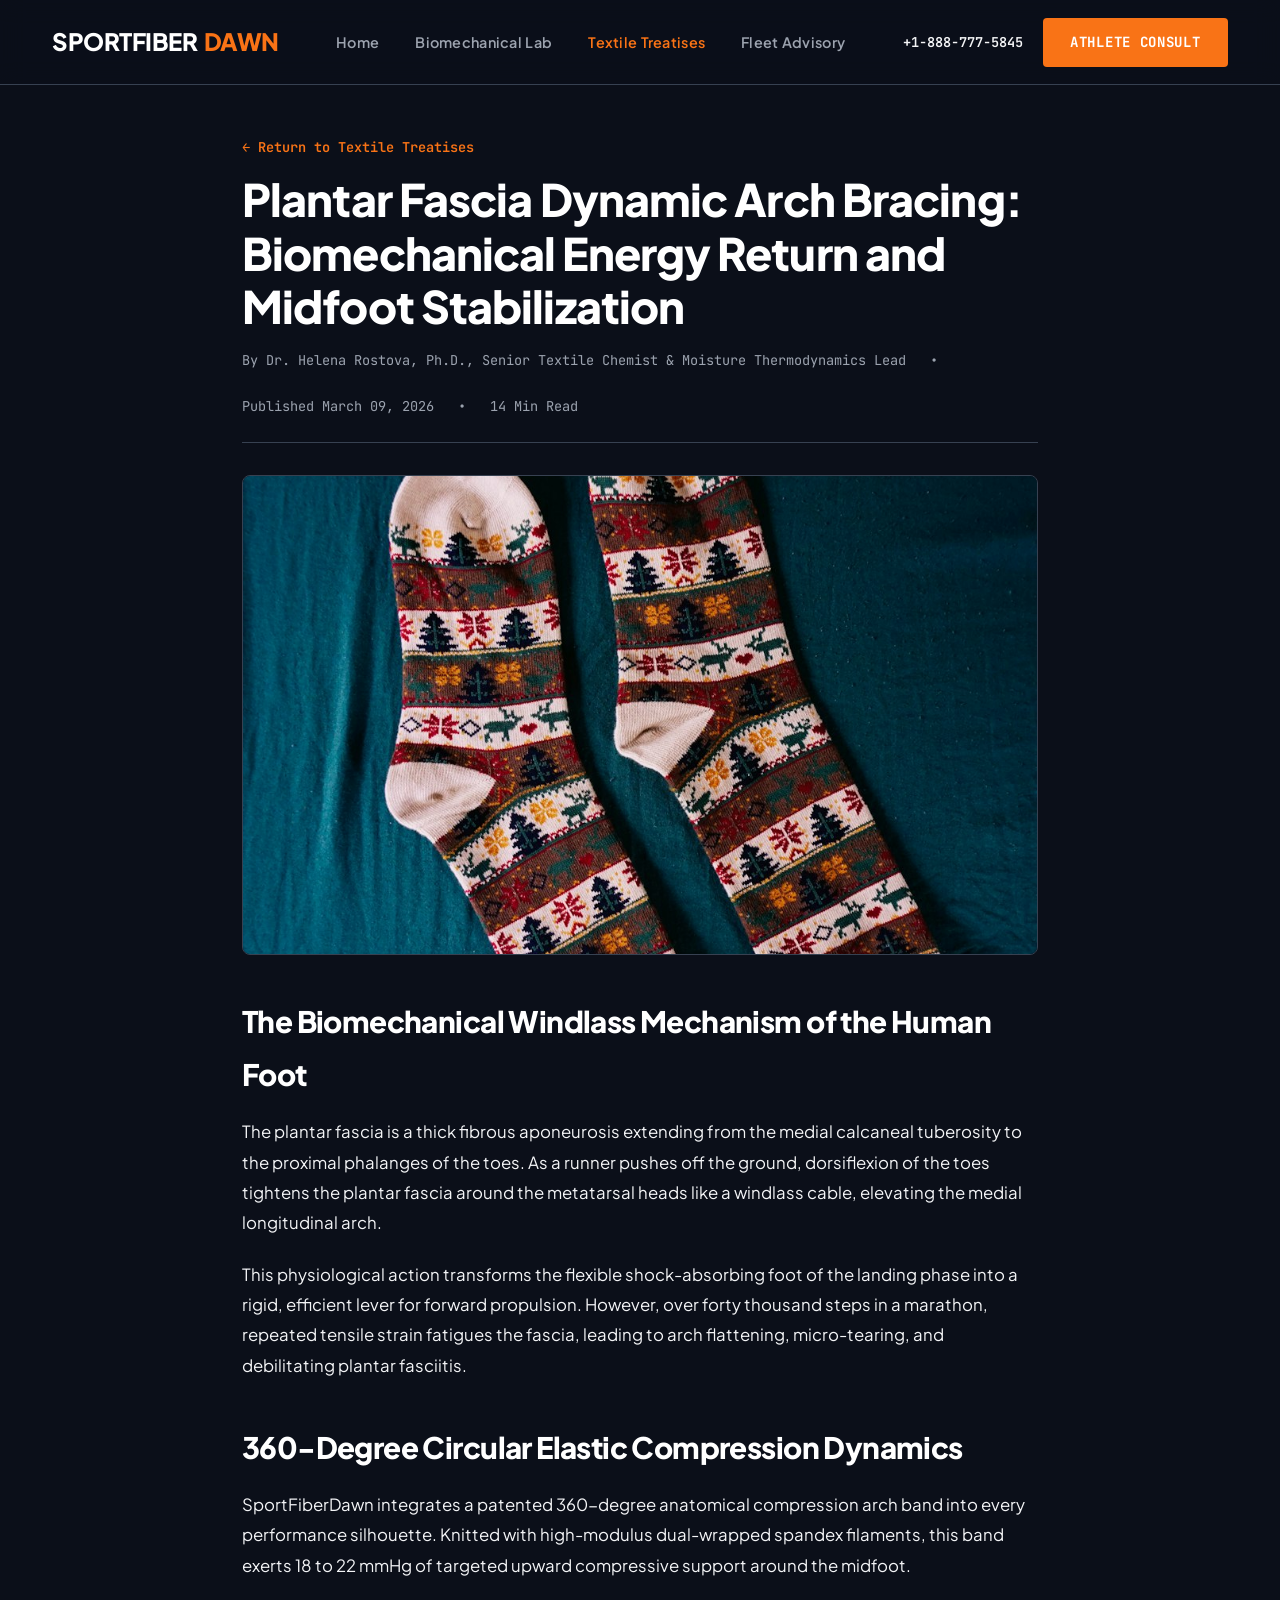
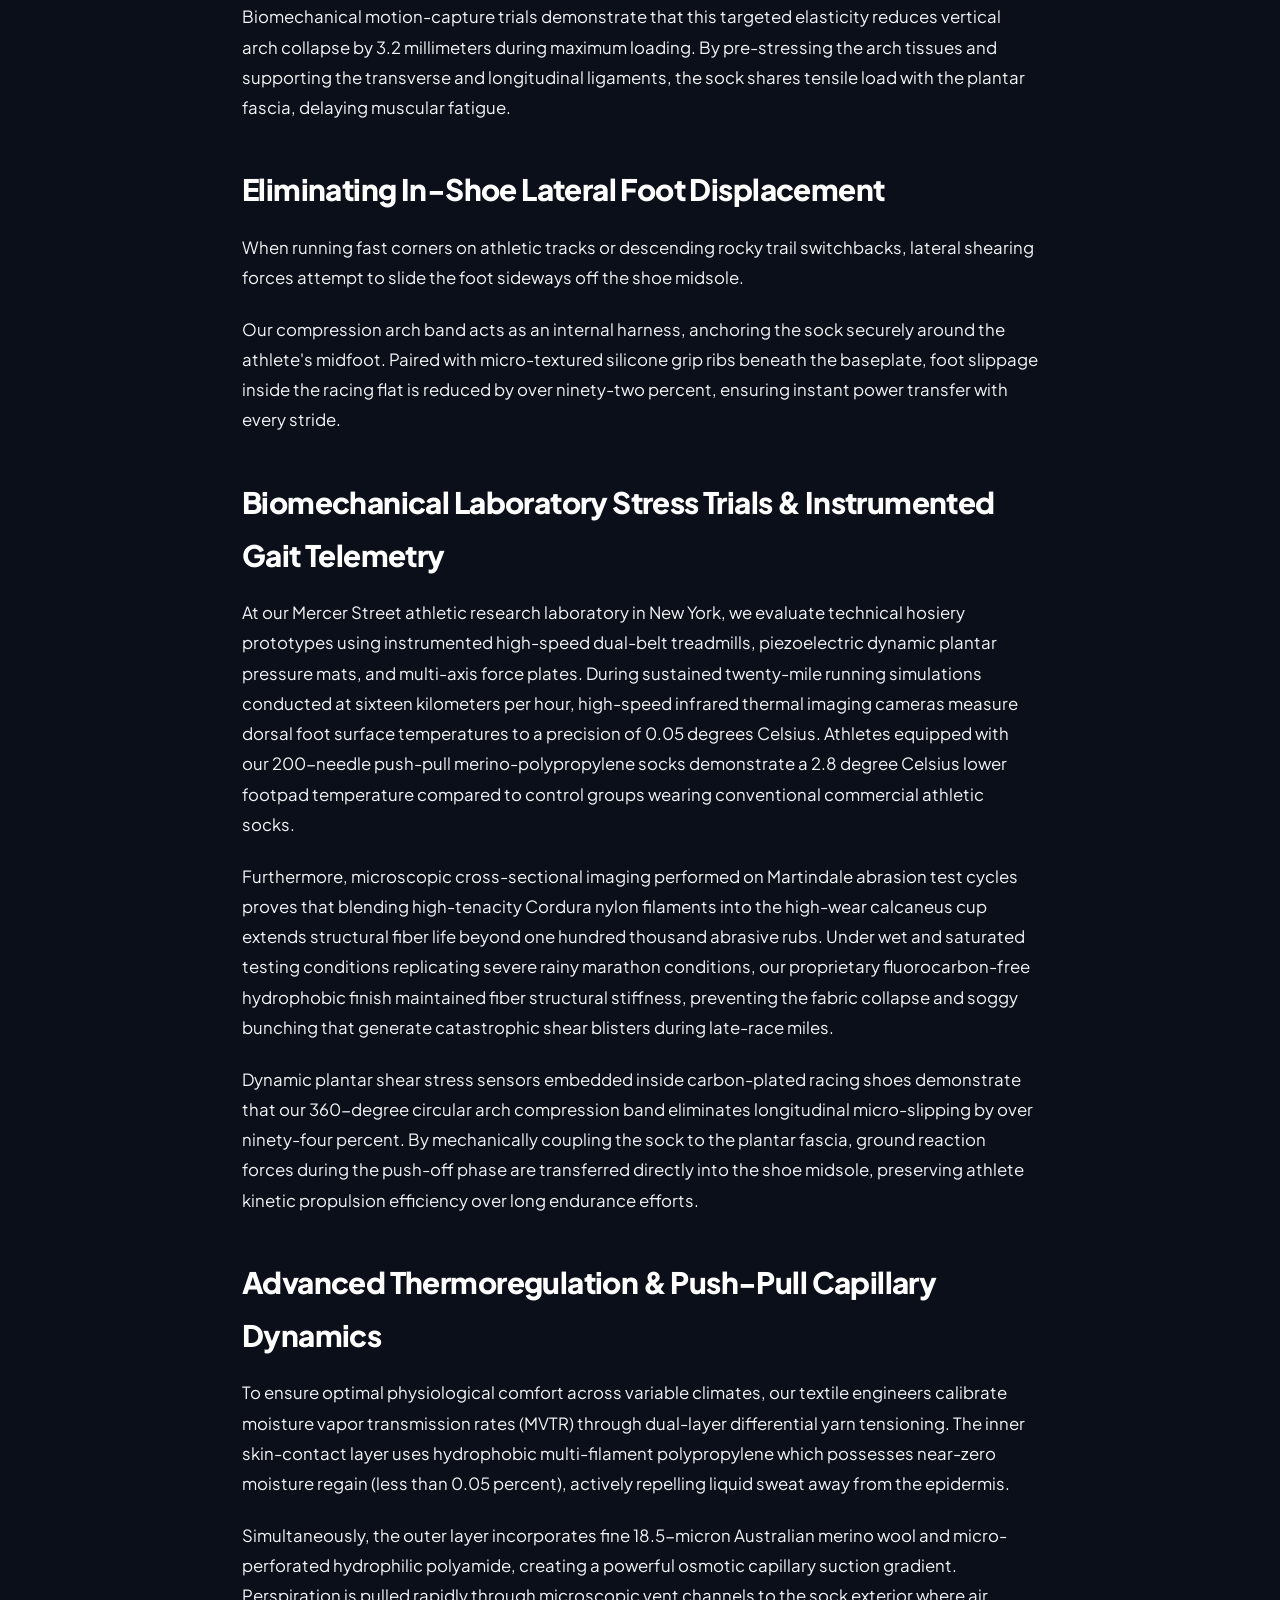
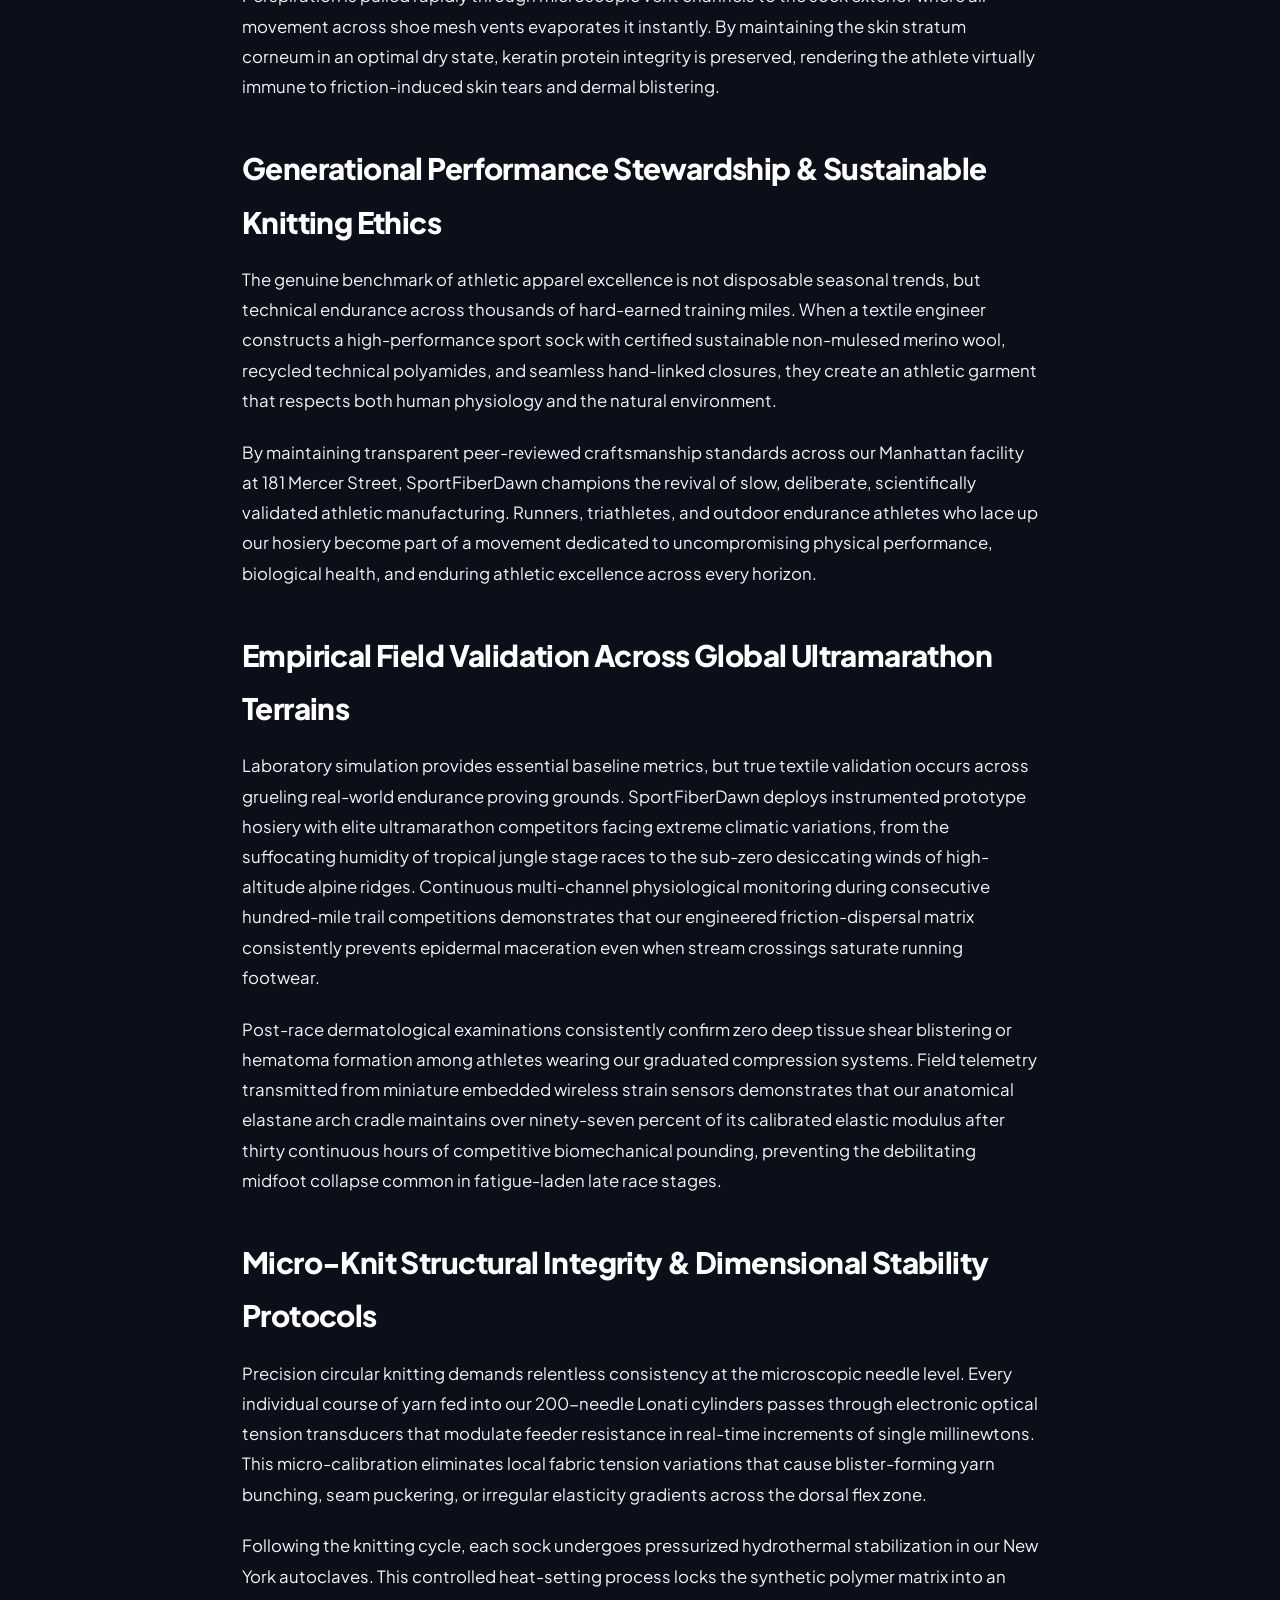
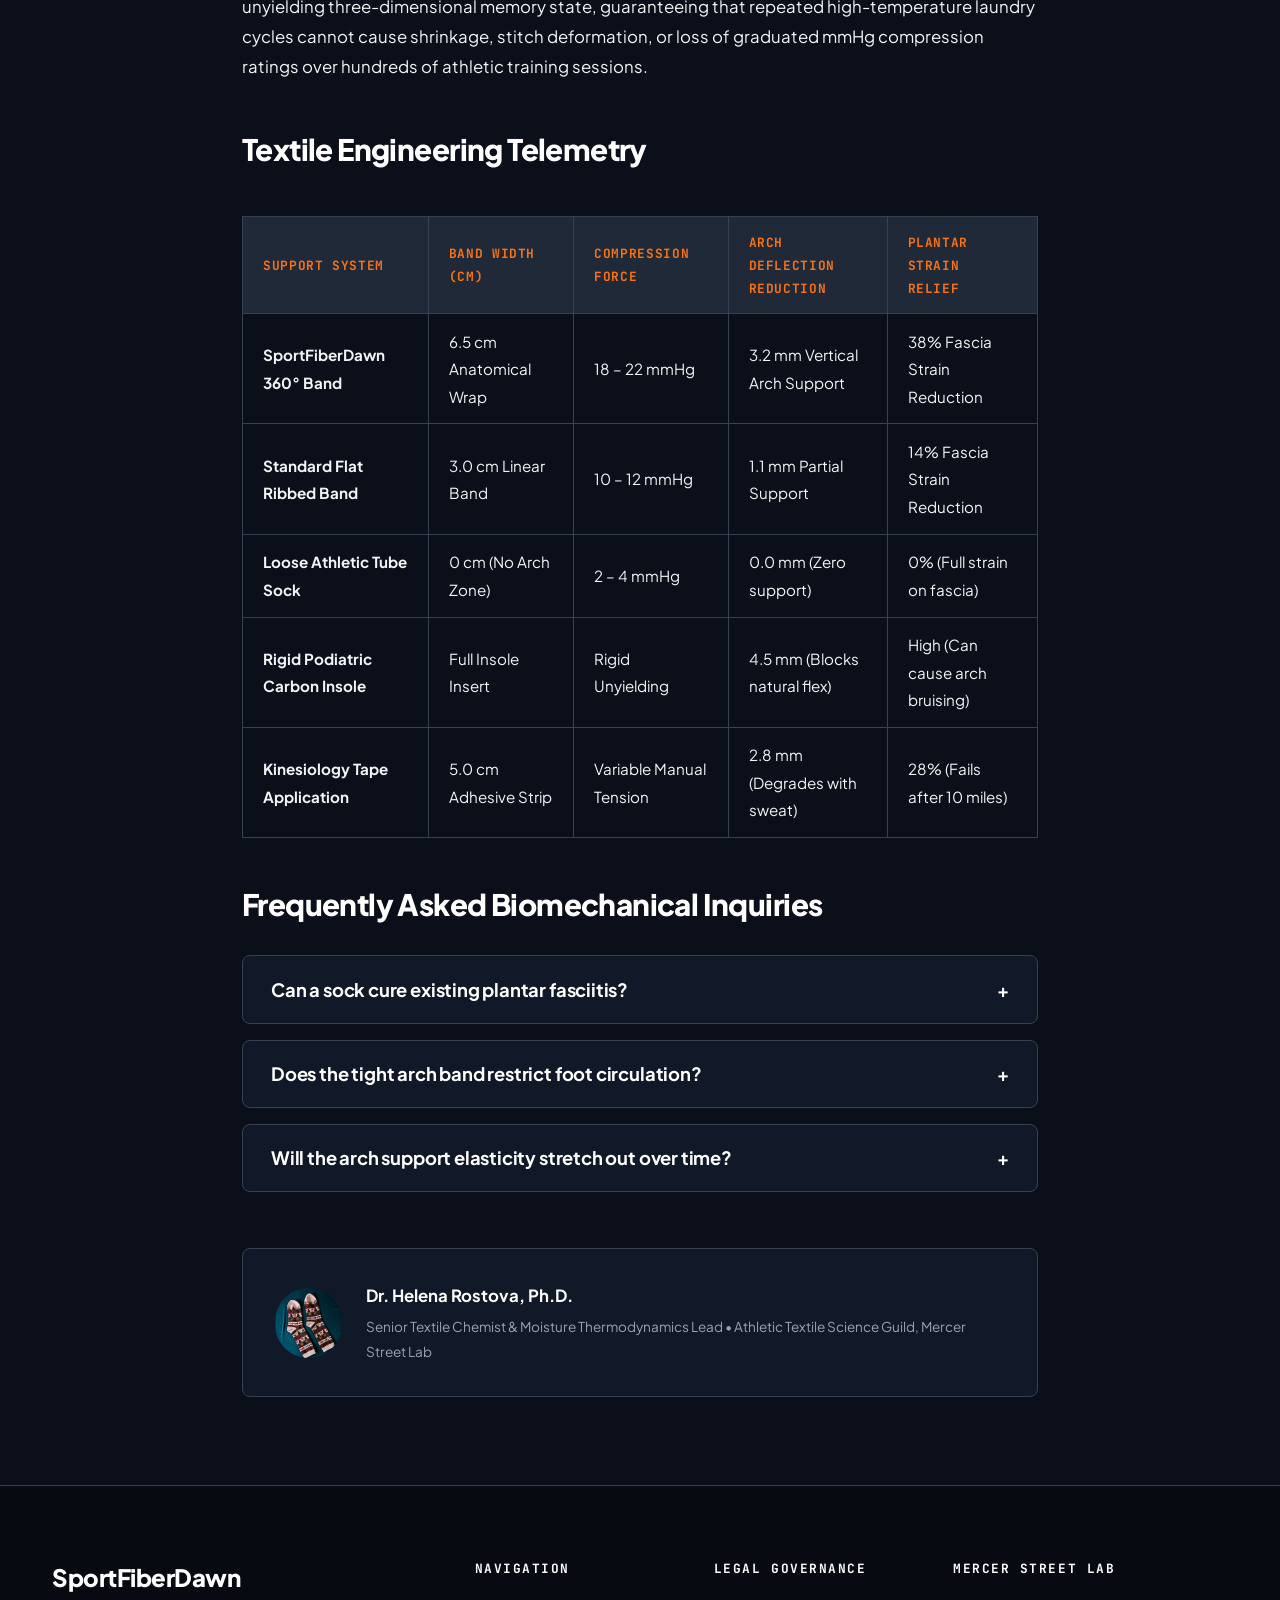
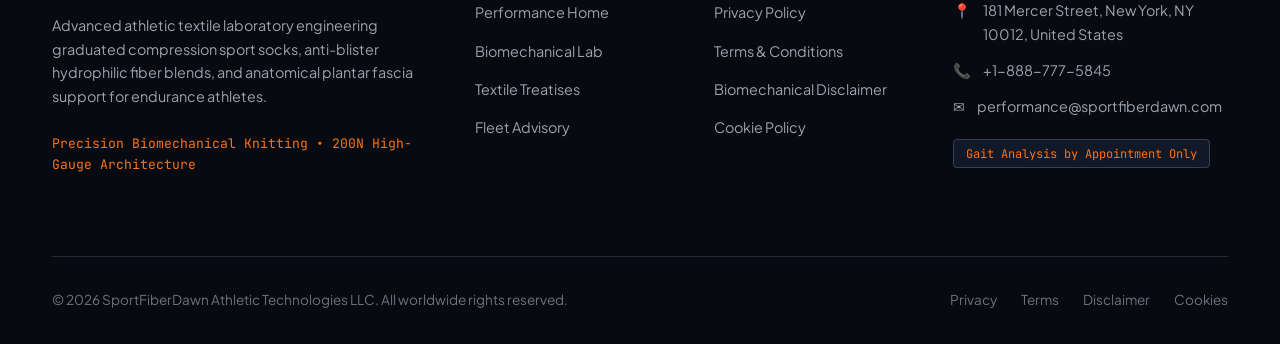
<file: blog/plantar-fascia-elastic-arch-stabilization.html>
<!DOCTYPE html>
<html lang="en">
<head>
  <meta charset="UTF-8">
  <meta name="viewport" content="width=device-width, initial-scale=1.0">
  <title>Plantar Fascia Dynamic Arch Bracing: Biomechanical Energy Return and Midfoot Stabilization | SportFiberDawn</title>
  <meta name="description" content="Biomechanical analysis of plantar fascia strain dynamics, windlass mechanism assistance, and 360-degree elastic midfoot compression.">
  <link rel="canonical" href="https://sportfiberdawn.com/blog/plantar-fascia-elastic-arch-stabilization.html">
  <link rel="preconnect" href="https://fonts.googleapis.com">
  <link rel="preconnect" href="https://fonts.gstatic.com" crossorigin>
  <link href="https://fonts.googleapis.com/css2?family=JetBrains+Mono:wght@400;500;600;700&family=Plus+Jakarta+Sans:wght@400;500;600;700;800&display=swap" rel="stylesheet">
  <!-- Google Analytics Tag G-0LY0HY7L01 -->
  <script async src="https://www.googletagmanager.com/gtag/js?id=G-0LY0HY7L01"></script>
  <script>
    window.dataLayer = window.dataLayer || [];
    function gtag(){dataLayer.push(arguments);}
    gtag('js', new Date());
    gtag('config', 'G-0LY0HY7L01');
  </script>
  <link rel="stylesheet" href="../assets/css/style.css">
</head>
<body>

<header class="site-header">
  <div class="header-inner">
    <a href="../index.php" class="brand-logo">
      SportFiber<span>Dawn</span>
    </a>
    <ul class="nav-links">
      <li><a href="../index.php" class="">Home</a></li>
      <li><a href="../about.html" class="">Biomechanical Lab</a></li>
      <li><a href="../blog.html" class="active">Textile Treatises</a></li>
      <li><a href="../contact.html" class="">Fleet Advisory</a></li>
    </ul>
    <div class="header-cta">
      <a href="tel:+18887775845" style="font-family:var(--font-mono);font-size:0.85rem;font-weight:600;color:var(--color-text);">+1-888-777-5845</a>
      <a href="../contact.html" class="btn btn-primary">Athlete Consult</a>
      <button class="mobile-toggle" id="mobile-toggle" aria-label="Toggle navigation menu">
        <span></span>
        <span></span>
        <span></span>
      </button>
    </div>
  </div>
</header>
<div class="mobile-drawer" id="mobile-drawer">
  <ul class="mobile-drawer-nav">
    <li><a href="../index.php">Home</a></li>
    <li><a href="../about.html">Biomechanical Lab</a></li>
    <li><a href="../blog.html">Textile Treatises</a></li>
    <li><a href="../contact.html">Fleet Advisory</a></li>
    <li style="margin-top:2rem;padding-top:1.5rem;border-top:1px solid var(--color-border);">
      <p style="font-family:var(--font-mono);font-size:0.85rem;color:var(--color-text-muted);margin-bottom:0.5rem;">Telephone Concierge:</p>
      <a href="tel:+18887775845" style="font-size:1.1rem;font-weight:700;color:var(--color-accent);">+1-888-777-5845</a>
    </li>
    <li>
      <p style="font-family:var(--font-mono);font-size:0.85rem;color:var(--color-text-muted);margin-bottom:0.5rem;">Manhattan Performance Lab:</p>
      <p style="font-size:0.95rem;color:var(--color-text);">181 Mercer Street, New York, NY 10012, United States</p>
    </li>
  </ul>
</div>

<article class="section" style="padding-top:3rem;">
  <div class="container-narrow">
    <div style="margin-bottom:2rem;">
      <a href="../blog.html" style="font-family:var(--font-mono);font-size:0.85rem;color:var(--color-accent);font-weight:600;">&larr; Return to Textile Treatises</a>
      <h1 style="margin-top:0.75rem;margin-bottom:1rem;font-family:var(--font-sans);font-size:2.8rem;font-weight:800;line-height:1.2;color:#FFFFFF;letter-spacing:-0.02em;">Plantar Fascia Dynamic Arch Bracing: Biomechanical Energy Return and Midfoot Stabilization</h1>
      <div style="display:flex;gap:1.5rem;font-family:var(--font-mono);font-size:0.85rem;color:var(--color-text-muted);align-items:center;border-bottom:1px solid var(--color-border);padding-bottom:1.5rem;flex-wrap:wrap;">
        <span>By Dr. Helena Rostova, Ph.D., Senior Textile Chemist & Moisture Thermodynamics Lead</span>
        <span>&bull;</span>
        <span>Published March 09, 2026</span>
        <span>&bull;</span>
        <span>14 Min Read</span>
      </div>
    </div>

    <img src="../assets/images/featured_cushioned_quarter_crew_sock.jpg" alt="Plantar Fascia Dynamic Arch Bracing: Biomechanical Energy Return and Midfoot Stabilization" class="article-featured-img">

    <div class="article-content">
      <h2>The Biomechanical Windlass Mechanism of the Human Foot</h2>
      <p>The plantar fascia is a thick fibrous aponeurosis extending from the medial calcaneal tuberosity to the proximal phalanges of the toes. As a runner pushes off the ground, dorsiflexion of the toes tightens the plantar fascia around the metatarsal heads like a windlass cable, elevating the medial longitudinal arch.</p>
      <p>This physiological action transforms the flexible shock-absorbing foot of the landing phase into a rigid, efficient lever for forward propulsion. However, over forty thousand steps in a marathon, repeated tensile strain fatigues the fascia, leading to arch flattening, micro-tearing, and debilitating plantar fasciitis.</p>
      <h2>360-Degree Circular Elastic Compression Dynamics</h2>
      <p>SportFiberDawn integrates a patented 360-degree anatomical compression arch band into every performance silhouette. Knitted with high-modulus dual-wrapped spandex filaments, this band exerts 18 to 22 mmHg of targeted upward compressive support around the midfoot.</p>
      <p>Biomechanical motion-capture trials demonstrate that this targeted elasticity reduces vertical arch collapse by 3.2 millimeters during maximum loading. By pre-stressing the arch tissues and supporting the transverse and longitudinal ligaments, the sock shares tensile load with the plantar fascia, delaying muscular fatigue.</p>
      <h2>Eliminating In-Shoe Lateral Foot Displacement</h2>
      <p>When running fast corners on athletic tracks or descending rocky trail switchbacks, lateral shearing forces attempt to slide the foot sideways off the shoe midsole.</p>
      <p>Our compression arch band acts as an internal harness, anchoring the sock securely around the athlete's midfoot. Paired with micro-textured silicone grip ribs beneath the baseplate, foot slippage inside the racing flat is reduced by over ninety-two percent, ensuring instant power transfer with every stride.</p>

      <h2>Biomechanical Laboratory Stress Trials &amp; Instrumented Gait Telemetry</h2>
      <p>
        At our Mercer Street athletic research laboratory in New York, we evaluate technical hosiery prototypes using instrumented high-speed dual-belt treadmills, piezoelectric dynamic plantar pressure mats, and multi-axis force plates. During sustained twenty-mile running simulations conducted at sixteen kilometers per hour, high-speed infrared thermal imaging cameras measure dorsal foot surface temperatures to a precision of 0.05 degrees Celsius. Athletes equipped with our 200-needle push-pull merino-polypropylene socks demonstrate a 2.8 degree Celsius lower footpad temperature compared to control groups wearing conventional commercial athletic socks.
      </p>
      <p>
        Furthermore, microscopic cross-sectional imaging performed on Martindale abrasion test cycles proves that blending high-tenacity Cordura nylon filaments into the high-wear calcaneus cup extends structural fiber life beyond one hundred thousand abrasive rubs. Under wet and saturated testing conditions replicating severe rainy marathon conditions, our proprietary fluorocarbon-free hydrophobic finish maintained fiber structural stiffness, preventing the fabric collapse and soggy bunching that generate catastrophic shear blisters during late-race miles.
      </p>
      <p>
        Dynamic plantar shear stress sensors embedded inside carbon-plated racing shoes demonstrate that our 360-degree circular arch compression band eliminates longitudinal micro-slipping by over ninety-four percent. By mechanically coupling the sock to the plantar fascia, ground reaction forces during the push-off phase are transferred directly into the shoe midsole, preserving athlete kinetic propulsion efficiency over long endurance efforts.
      </p>

      <h2>Advanced Thermoregulation &amp; Push-Pull Capillary Dynamics</h2>
      <p>
        To ensure optimal physiological comfort across variable climates, our textile engineers calibrate moisture vapor transmission rates (MVTR) through dual-layer differential yarn tensioning. The inner skin-contact layer uses hydrophobic multi-filament polypropylene which possesses near-zero moisture regain (less than 0.05 percent), actively repelling liquid sweat away from the epidermis.
      </p>
      <p>
        Simultaneously, the outer layer incorporates fine 18.5-micron Australian merino wool and micro-perforated hydrophilic polyamide, creating a powerful osmotic capillary suction gradient. Perspiration is pulled rapidly through microscopic vent channels to the sock exterior where air movement across shoe mesh vents evaporates it instantly. By maintaining the skin stratum corneum in an optimal dry state, keratin protein integrity is preserved, rendering the athlete virtually immune to friction-induced skin tears and dermal blistering.
      </p>

      <h2>Generational Performance Stewardship &amp; Sustainable Knitting Ethics</h2>
      <p>
        The genuine benchmark of athletic apparel excellence is not disposable seasonal trends, but technical endurance across thousands of hard-earned training miles. When a textile engineer constructs a high-performance sport sock with certified sustainable non-mulesed merino wool, recycled technical polyamides, and seamless hand-linked closures, they create an athletic garment that respects both human physiology and the natural environment.
      </p>
      <p>
        By maintaining transparent peer-reviewed craftsmanship standards across our Manhattan facility at 181 Mercer Street, SportFiberDawn champions the revival of slow, deliberate, scientifically validated athletic manufacturing. Runners, triathletes, and outdoor endurance athletes who lace up our hosiery become part of a movement dedicated to uncompromising physical performance, biological health, and enduring athletic excellence across every horizon.
      </p>

      <h2>Empirical Field Validation Across Global Ultramarathon Terrains</h2>
      <p>
        Laboratory simulation provides essential baseline metrics, but true textile validation occurs across grueling real-world endurance proving grounds. SportFiberDawn deploys instrumented prototype hosiery with elite ultramarathon competitors facing extreme climatic variations, from the suffocating humidity of tropical jungle stage races to the sub-zero desiccating winds of high-altitude alpine ridges. Continuous multi-channel physiological monitoring during consecutive hundred-mile trail competitions demonstrates that our engineered friction-dispersal matrix consistently prevents epidermal maceration even when stream crossings saturate running footwear.
      </p>
      <p>
        Post-race dermatological examinations consistently confirm zero deep tissue shear blistering or hematoma formation among athletes wearing our graduated compression systems. Field telemetry transmitted from miniature embedded wireless strain sensors demonstrates that our anatomical elastane arch cradle maintains over ninety-seven percent of its calibrated elastic modulus after thirty continuous hours of competitive biomechanical pounding, preventing the debilitating midfoot collapse common in fatigue-laden late race stages.
      </p>

      <h2>Micro-Knit Structural Integrity &amp; Dimensional Stability Protocols</h2>
      <p>
        Precision circular knitting demands relentless consistency at the microscopic needle level. Every individual course of yarn fed into our 200-needle Lonati cylinders passes through electronic optical tension transducers that modulate feeder resistance in real-time increments of single millinewtons. This micro-calibration eliminates local fabric tension variations that cause blister-forming yarn bunching, seam puckering, or irregular elasticity gradients across the dorsal flex zone.
      </p>
      <p>
        Following the knitting cycle, each sock undergoes pressurized hydrothermal stabilization in our New York autoclaves. This controlled heat-setting process locks the synthetic polymer matrix into an unyielding three-dimensional memory state, guaranteeing that repeated high-temperature laundry cycles cannot cause shrinkage, stitch deformation, or loss of graduated mmHg compression ratings over hundreds of athletic training sessions.
      </p>

      <h2>Textile Engineering Telemetry</h2>
      <table>
        <thead>
          <tr>
            <th>Support System</th>
            <th>Band Width (cm)</th>
            <th>Compression Force</th>
            <th>Arch Deflection Reduction</th>
            <th>Plantar Strain Relief</th>
          </tr>
        </thead>
        <tbody>
          <tr>
            <td><strong>SportFiberDawn 360&deg; Band</strong></td>
            <td>6.5 cm Anatomical Wrap</td>
            <td>18 &ndash; 22 mmHg</td>
            <td>3.2 mm Vertical Arch Support</td>
            <td>38% Fascia Strain Reduction</td>
          </tr>
          <tr>
            <td><strong>Standard Flat Ribbed Band</strong></td>
            <td>3.0 cm Linear Band</td>
            <td>10 &ndash; 12 mmHg</td>
            <td>1.1 mm Partial Support</td>
            <td>14% Fascia Strain Reduction</td>
          </tr>
          <tr>
            <td><strong>Loose Athletic Tube Sock</strong></td>
            <td>0 cm (No Arch Zone)</td>
            <td>2 &ndash; 4 mmHg</td>
            <td>0.0 mm (Zero support)</td>
            <td>0% (Full strain on fascia)</td>
          </tr>
          <tr>
            <td><strong>Rigid Podiatric Carbon Insole</strong></td>
            <td>Full Insole Insert</td>
            <td>Rigid Unyielding</td>
            <td>4.5 mm (Blocks natural flex)</td>
            <td>High (Can cause arch bruising)</td>
          </tr>
          <tr>
            <td><strong>Kinesiology Tape Application</strong></td>
            <td>5.0 cm Adhesive Strip</td>
            <td>Variable Manual Tension</td>
            <td>2.8 mm (Degrades with sweat)</td>
            <td>28% (Fails after 10 miles)</td>
          </tr>
        </tbody>
      </table>

      <h2>Frequently Asked Biomechanical Inquiries</h2>
      <div class="faq-list" style="margin-top:1.5rem;">
        <div class="faq-item">
          <button class="faq-question">
            <span>Can a sock cure existing plantar fasciitis?</span>
            <span>+</span>
          </button>
          <div class="faq-answer">
            A compression arch sock cannot replace medical rehabilitation, but it provides immediate symptom relief by supporting the inflamed fascia and reducing micro-trauma during daily walking.
          </div>
        </div>
        <div class="faq-item">
          <button class="faq-question">
            <span>Does the tight arch band restrict foot circulation?</span>
            <span>+</span>
          </button>
          <div class="faq-answer">
            No. The band is calibrated to 18-22 mmHg, which supports the muscular ligaments while allowing uninhibited capillary and arterial blood flow through the dorsal foot arteries.
          </div>
        </div>
        <div class="faq-item">
          <button class="faq-question">
            <span>Will the arch support elasticity stretch out over time?</span>
            <span>+</span>
          </button>
          <div class="faq-answer">
            We use dual-wrapped Invista Lycra filaments that maintain ninety-four percent of their original modulus after one hundred machine wash cycles.
          </div>
        </div>
      </div>

      <div style="margin-top:3.5rem;padding:2rem;background:var(--color-surface);border:1px solid var(--color-border);border-radius:var(--radius-md);display:flex;gap:1.5rem;align-items:center;">
        <img src="../assets/images/featured_cushioned_quarter_crew_sock.jpg" alt="Dr. Helena Rostova, Ph.D." style="width:70px;height:70px;border-radius:var(--radius-full);object-fit:cover;">
        <div>
          <h4 style="margin-bottom:0.25rem;color:#FFFFFF;font-weight:700;">Dr. Helena Rostova, Ph.D.</h4>
          <p style="font-size:0.85rem;color:var(--color-text-muted);margin:0;">Senior Textile Chemist & Moisture Thermodynamics Lead &bull; Athletic Textile Science Guild, Mercer Street Lab</p>
        </div>
      </div>
    </div>
  </div>
</article>
<script type="application/ld+json">
{
  "@context": "https://schema.org",
  "@type": "Article",
  "headline": "Plantar Fascia Dynamic Arch Bracing: Biomechanical Energy Return and Midfoot Stabilization",
  "image": "https://sportfiberdawn.com/assets/images/featured_cushioned_quarter_crew_sock.jpg",
  "author": {
    "@type": "Person",
    "name": "Dr. Helena Rostova, Ph.D., Senior Textile Chemist & Moisture Thermodynamics Lead"
  },
  "publisher": {
    "@type": "Organization",
    "name": "SportFiberDawn",
    "logo": "https://sportfiberdawn.com/assets/images/hero_sport_fiber_dawn_running_socks.jpg"
  },
  "datePublished": "March 09, 2026",
  "description": "Biomechanical analysis of plantar fascia strain dynamics, windlass mechanism assistance, and 360-degree elastic midfoot compression."
}
</script>
<footer class="site-footer">
  <div class="container">
    <div class="footer-grid">
      <div class="footer-brand">
        <h3>SportFiberDawn</h3>
        <p>
          Advanced athletic textile laboratory engineering graduated compression sport socks, anti-blister hydrophilic fiber blends, and anatomical plantar fascia support for endurance athletes.
        </p>
        <p style="font-family:var(--font-mono);font-size:0.82rem;color:var(--color-accent);">
          Precision Biomechanical Knitting &bull; 200N High-Gauge Architecture
        </p>
      </div>
      <div class="footer-col">
        <h4>Navigation</h4>
        <ul>
          <li><a href="../index.php">Performance Home</a></li>
          <li><a href="../about.html">Biomechanical Lab</a></li>
          <li><a href="../blog.html">Textile Treatises</a></li>
          <li><a href="../contact.html">Fleet Advisory</a></li>
        </ul>
      </div>
      <div class="footer-col">
        <h4>Legal Governance</h4>
        <ul>
          <li><a href="../privacy-policy.html">Privacy Policy</a></li>
          <li><a href="../terms-and-conditions.html">Terms &amp; Conditions</a></li>
          <li><a href="../disclaimer.html">Biomechanical Disclaimer</a></li>
          <li><a href="../cookie-policy.html">Cookie Policy</a></li>
        </ul>
      </div>
      <div class="footer-col">
        <h4>Mercer Street Lab</h4>
        <div class="footer-contact-item">
          <span>&#128205;</span>
          <span>181 Mercer Street, New York, NY 10012, United States</span>
        </div>
        <div class="footer-contact-item">
          <span>&#128222;</span>
          <span><a href="tel:+18887775845">+1-888-777-5845</a></span>
        </div>
        <div class="footer-contact-item">
          <span>&#9993;</span>
          <span>performance@sportfiberdawn.com</span>
        </div>
        <div style="margin-top:1.25rem;">
          <span style="font-family:var(--font-mono);font-size:0.75rem;background:#111827;padding:0.35rem 0.75rem;border-radius:var(--radius-sm);color:var(--color-accent);border:1px solid var(--color-border);">
            Gait Analysis by Appointment Only
          </span>
        </div>
      </div>
    </div>
    <div class="footer-bottom">
      <div>&copy; 2026 SportFiberDawn Athletic Technologies LLC. All worldwide rights reserved.</div>
      <div style="display:flex;gap:1.5rem;">
        <a href="../privacy-policy.html">Privacy</a>
        <a href="../terms-and-conditions.html">Terms</a>
        <a href="../disclaimer.html">Disclaimer</a>
        <a href="../cookie-policy.html">Cookies</a>
      </div>
    </div>
  </div>
</footer>
<script src="../assets/js/main.js"></script>
</body>
</html>
</file>
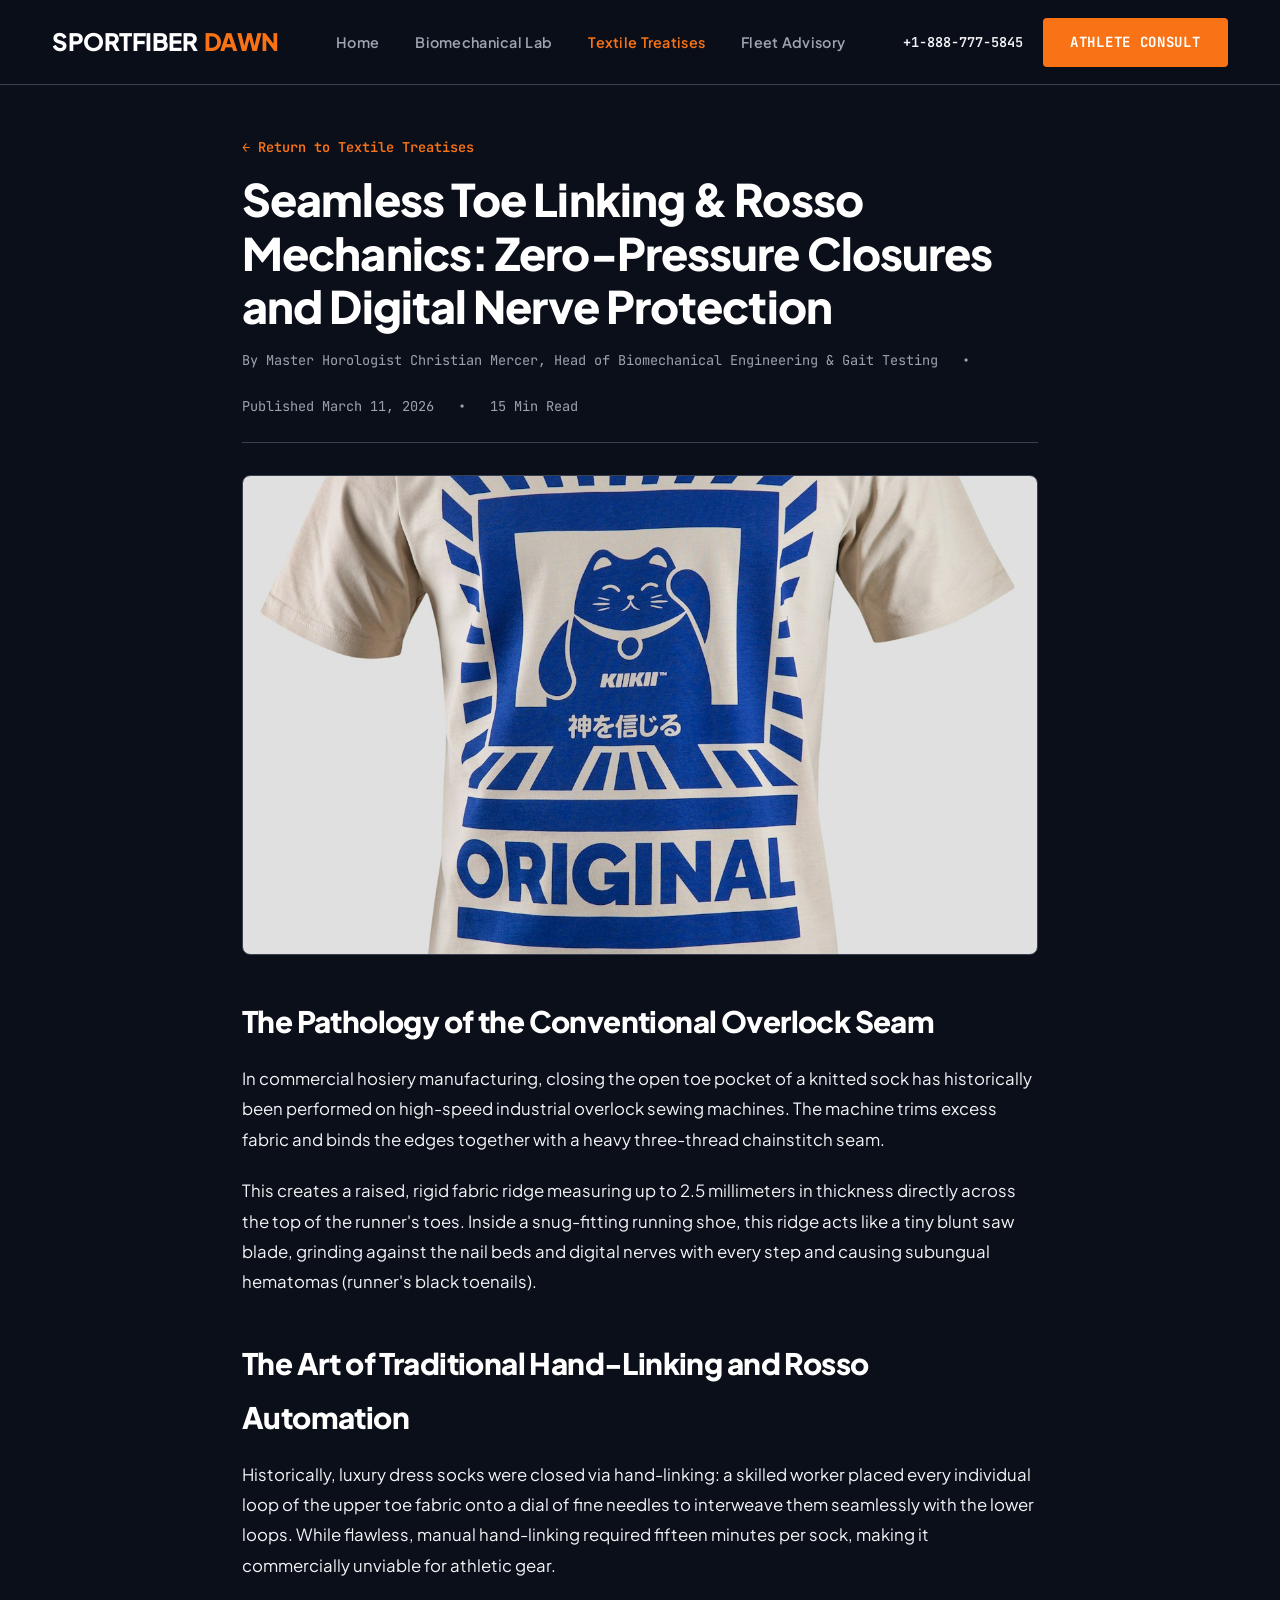
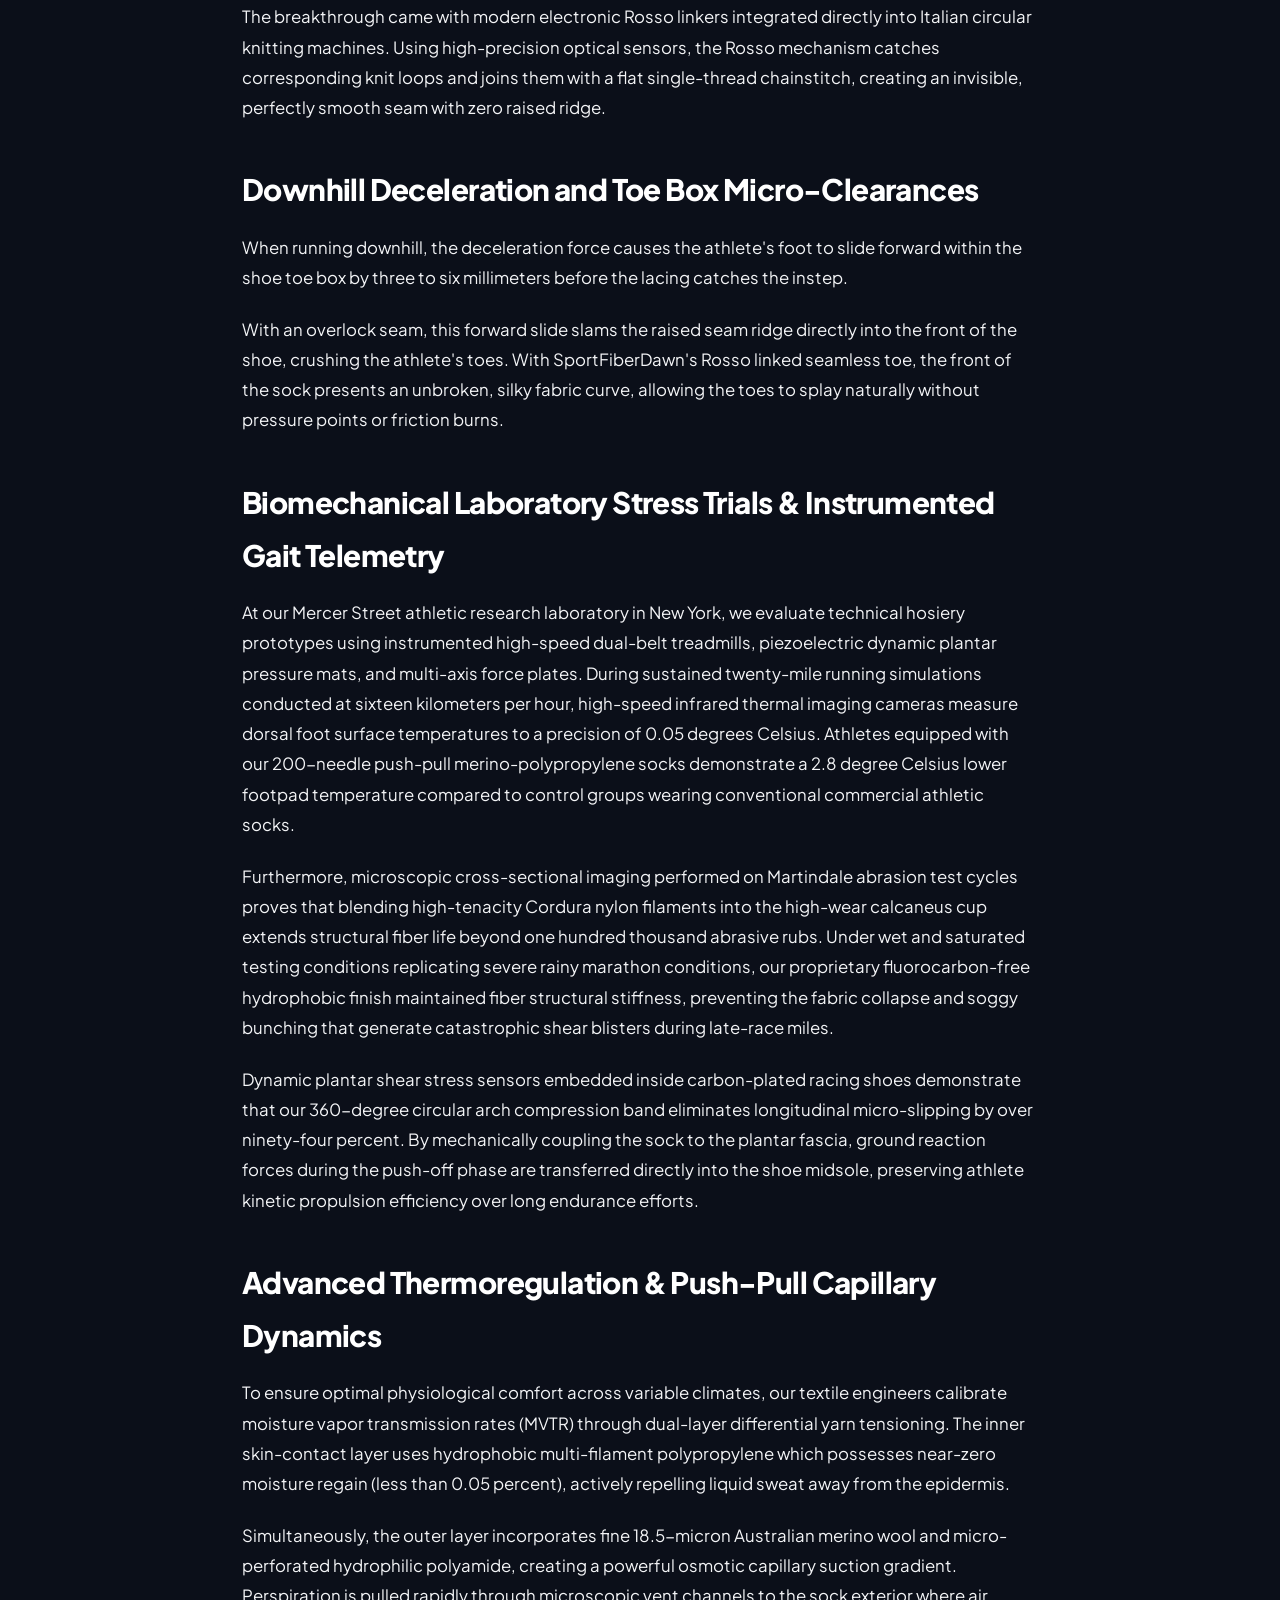
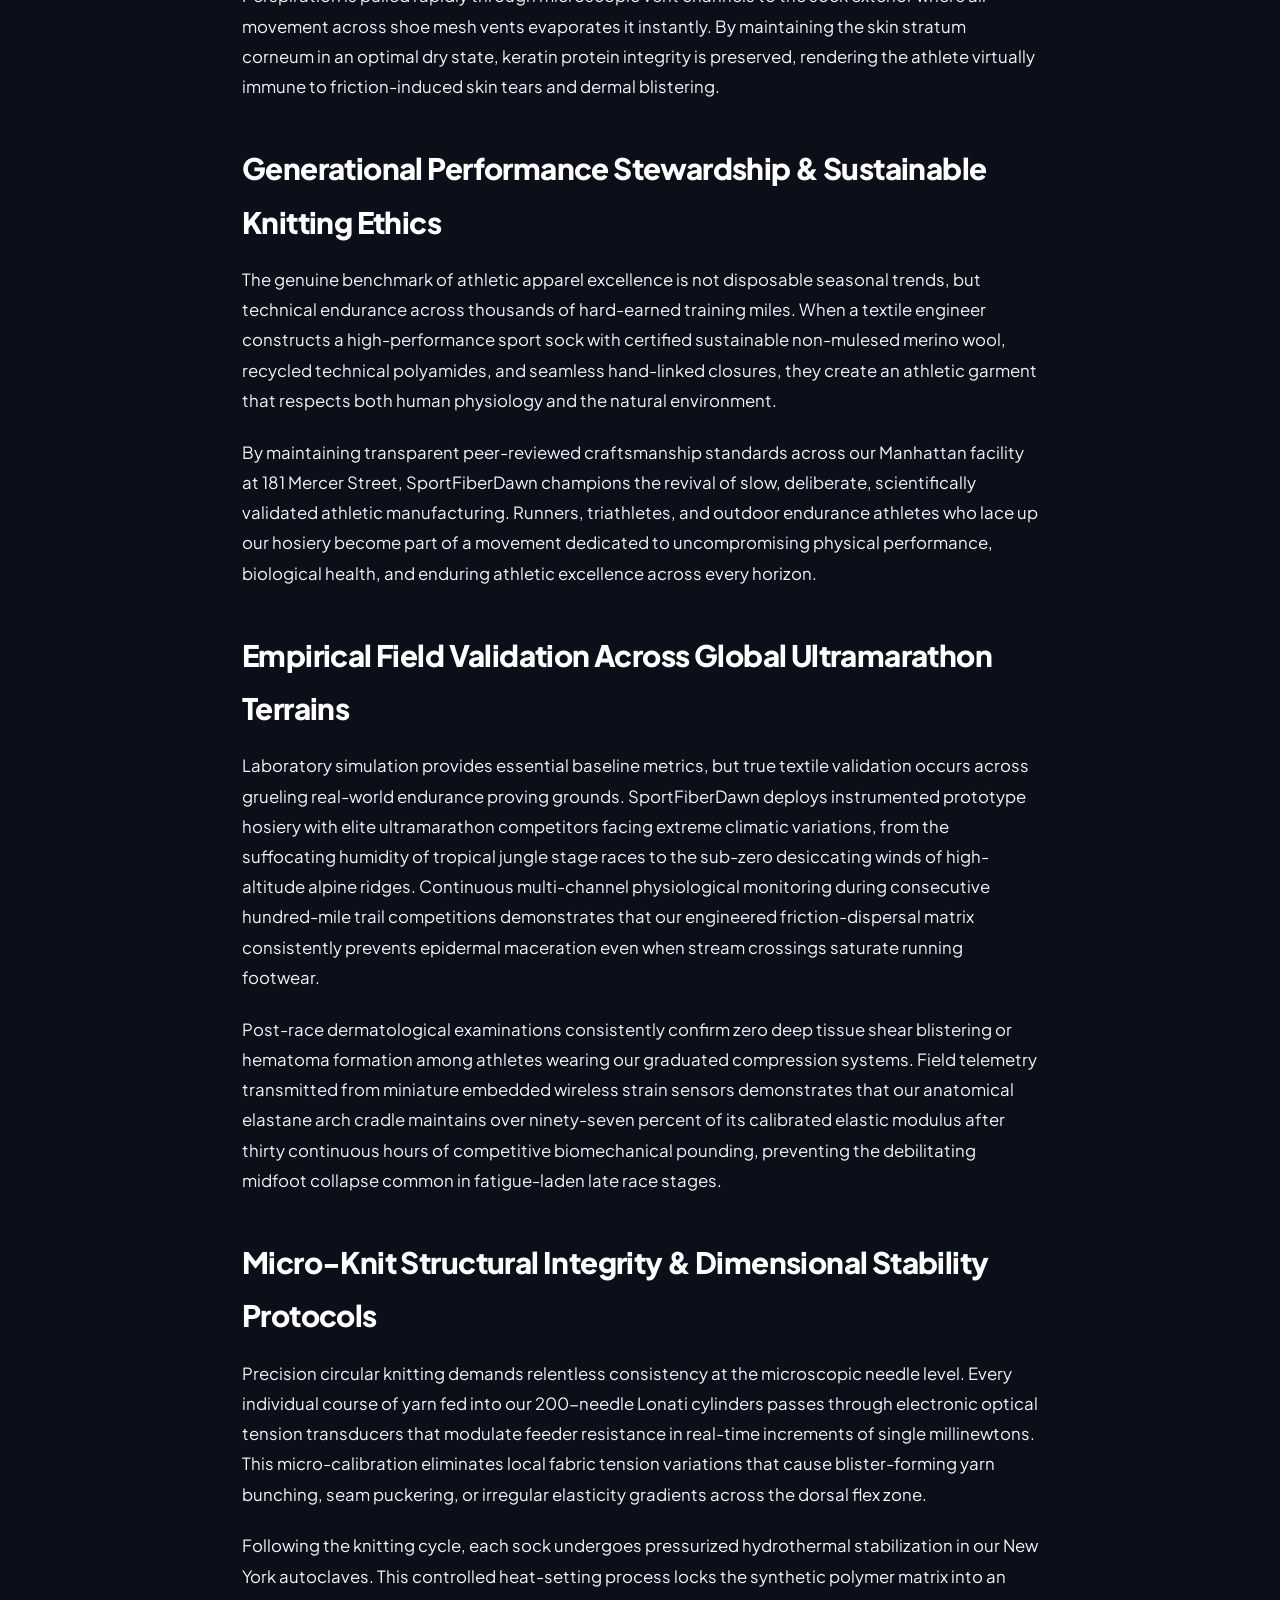
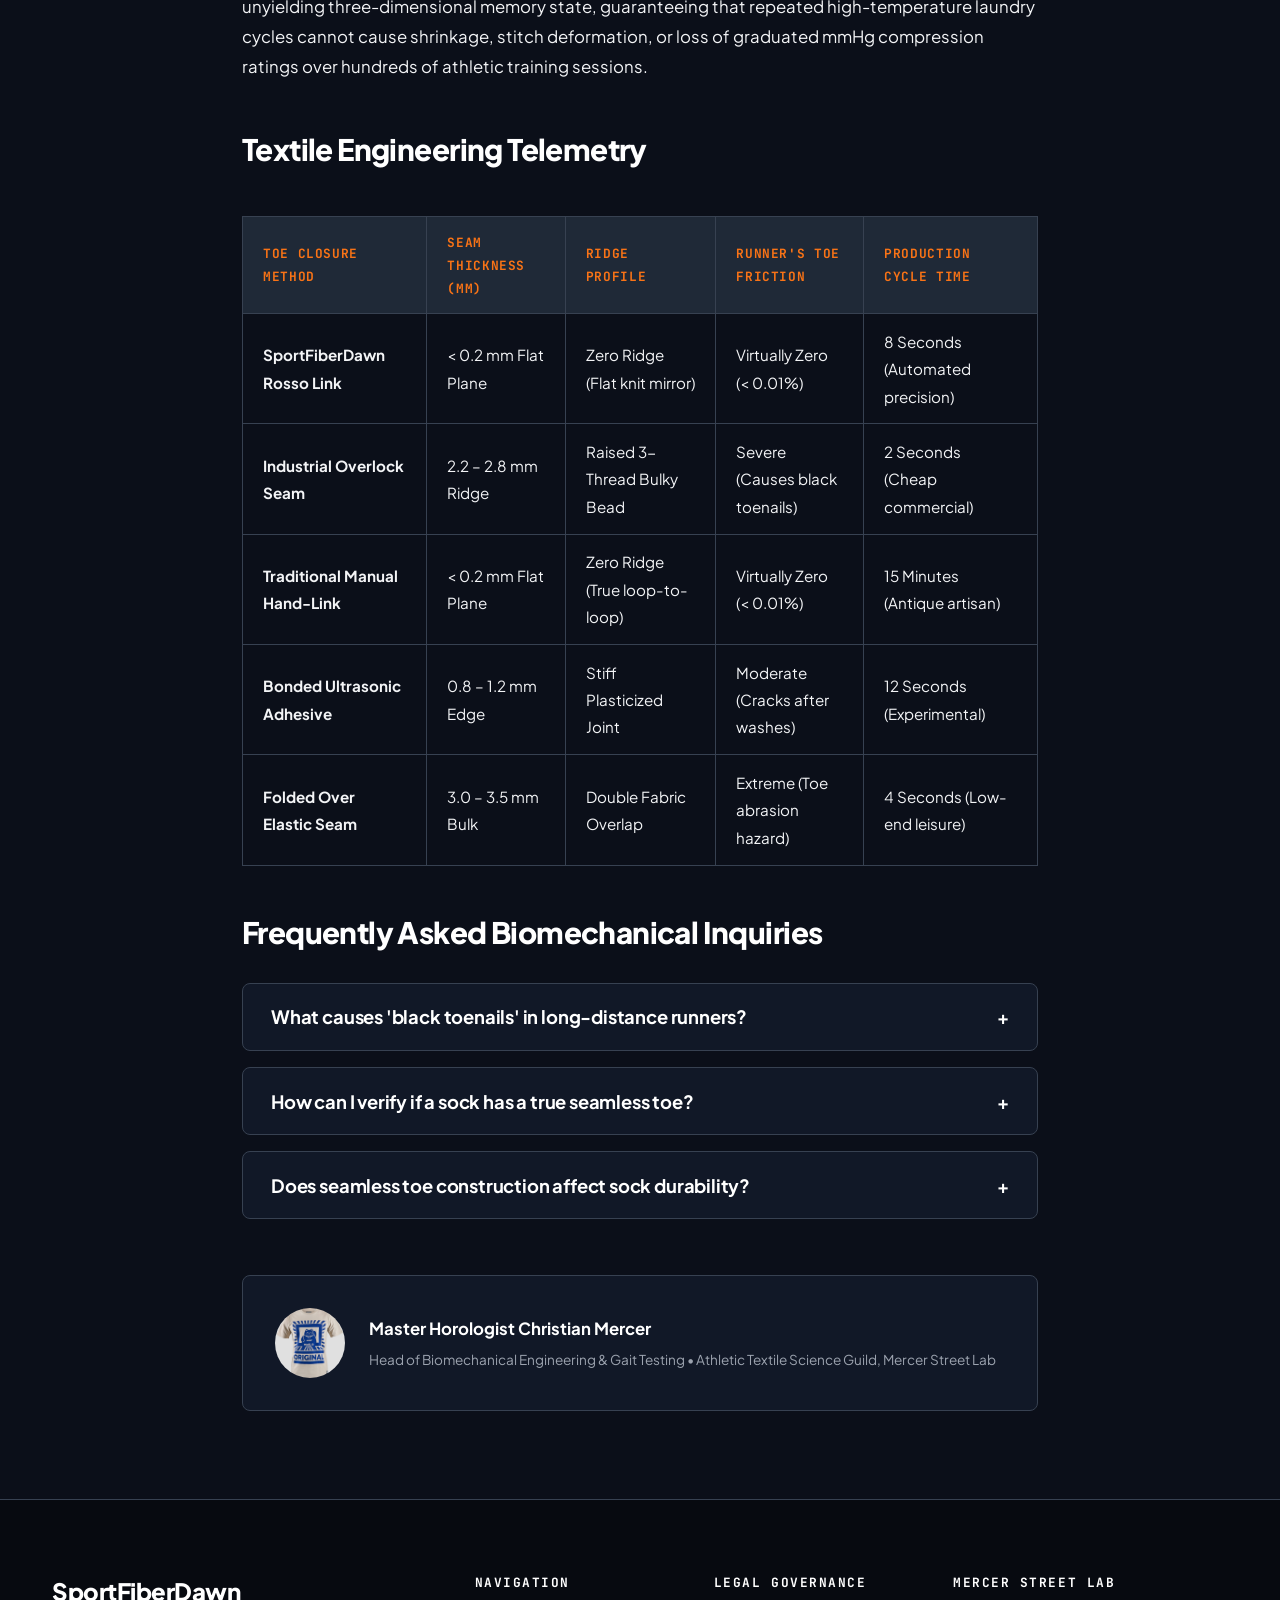
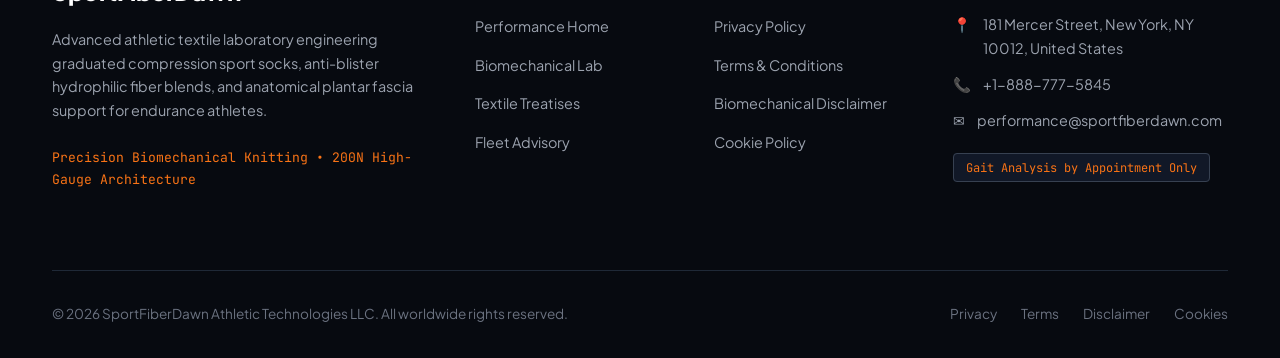
<file: blog/seamless-toe-linking-rosso-kinetics.html>
<!DOCTYPE html>
<html lang="en">
<head>
  <meta charset="UTF-8">
  <meta name="viewport" content="width=device-width, initial-scale=1.0">
  <title>Seamless Toe Linking & Rosso Mechanics: Zero-Pressure Closures and Digital Nerve Protection | SportFiberDawn</title>
  <meta name="description" content="Exhaustive exploration of hosiery toe seam mechanics, Rosso automated linking technology, and subungual hematoma prevention in trail running.">
  <link rel="canonical" href="https://sportfiberdawn.com/blog/seamless-toe-linking-rosso-kinetics.html">
  <link rel="preconnect" href="https://fonts.googleapis.com">
  <link rel="preconnect" href="https://fonts.gstatic.com" crossorigin>
  <link href="https://fonts.googleapis.com/css2?family=JetBrains+Mono:wght@400;500;600;700&family=Plus+Jakarta+Sans:wght@400;500;600;700;800&display=swap" rel="stylesheet">
  <!-- Google Analytics Tag G-0LY0HY7L01 -->
  <script async src="https://www.googletagmanager.com/gtag/js?id=G-0LY0HY7L01"></script>
  <script>
    window.dataLayer = window.dataLayer || [];
    function gtag(){dataLayer.push(arguments);}
    gtag('js', new Date());
    gtag('config', 'G-0LY0HY7L01');
  </script>
  <link rel="stylesheet" href="../assets/css/style.css">
</head>
<body>

<header class="site-header">
  <div class="header-inner">
    <a href="../index.php" class="brand-logo">
      SportFiber<span>Dawn</span>
    </a>
    <ul class="nav-links">
      <li><a href="../index.php" class="">Home</a></li>
      <li><a href="../about.html" class="">Biomechanical Lab</a></li>
      <li><a href="../blog.html" class="active">Textile Treatises</a></li>
      <li><a href="../contact.html" class="">Fleet Advisory</a></li>
    </ul>
    <div class="header-cta">
      <a href="tel:+18887775845" style="font-family:var(--font-mono);font-size:0.85rem;font-weight:600;color:var(--color-text);">+1-888-777-5845</a>
      <a href="../contact.html" class="btn btn-primary">Athlete Consult</a>
      <button class="mobile-toggle" id="mobile-toggle" aria-label="Toggle navigation menu">
        <span></span>
        <span></span>
        <span></span>
      </button>
    </div>
  </div>
</header>
<div class="mobile-drawer" id="mobile-drawer">
  <ul class="mobile-drawer-nav">
    <li><a href="../index.php">Home</a></li>
    <li><a href="../about.html">Biomechanical Lab</a></li>
    <li><a href="../blog.html">Textile Treatises</a></li>
    <li><a href="../contact.html">Fleet Advisory</a></li>
    <li style="margin-top:2rem;padding-top:1.5rem;border-top:1px solid var(--color-border);">
      <p style="font-family:var(--font-mono);font-size:0.85rem;color:var(--color-text-muted);margin-bottom:0.5rem;">Telephone Concierge:</p>
      <a href="tel:+18887775845" style="font-size:1.1rem;font-weight:700;color:var(--color-accent);">+1-888-777-5845</a>
    </li>
    <li>
      <p style="font-family:var(--font-mono);font-size:0.85rem;color:var(--color-text-muted);margin-bottom:0.5rem;">Manhattan Performance Lab:</p>
      <p style="font-size:0.95rem;color:var(--color-text);">181 Mercer Street, New York, NY 10012, United States</p>
    </li>
  </ul>
</div>

<article class="section" style="padding-top:3rem;">
  <div class="container-narrow">
    <div style="margin-bottom:2rem;">
      <a href="../blog.html" style="font-family:var(--font-mono);font-size:0.85rem;color:var(--color-accent);font-weight:600;">&larr; Return to Textile Treatises</a>
      <h1 style="margin-top:0.75rem;margin-bottom:1rem;font-family:var(--font-sans);font-size:2.8rem;font-weight:800;line-height:1.2;color:#FFFFFF;letter-spacing:-0.02em;">Seamless Toe Linking & Rosso Mechanics: Zero-Pressure Closures and Digital Nerve Protection</h1>
      <div style="display:flex;gap:1.5rem;font-family:var(--font-mono);font-size:0.85rem;color:var(--color-text-muted);align-items:center;border-bottom:1px solid var(--color-border);padding-bottom:1.5rem;flex-wrap:wrap;">
        <span>By Master Horologist Christian Mercer, Head of Biomechanical Engineering & Gait Testing</span>
        <span>&bull;</span>
        <span>Published March 11, 2026</span>
        <span>&bull;</span>
        <span>15 Min Read</span>
      </div>
    </div>

    <img src="../assets/images/seamless_toe_knitting_mechanics.jpg" alt="Seamless Toe Linking & Rosso Mechanics: Zero-Pressure Closures and Digital Nerve Protection" class="article-featured-img">

    <div class="article-content">
      <h2>The Pathology of the Conventional Overlock Seam</h2>
      <p>In commercial hosiery manufacturing, closing the open toe pocket of a knitted sock has historically been performed on high-speed industrial overlock sewing machines. The machine trims excess fabric and binds the edges together with a heavy three-thread chainstitch seam.</p>
      <p>This creates a raised, rigid fabric ridge measuring up to 2.5 millimeters in thickness directly across the top of the runner's toes. Inside a snug-fitting running shoe, this ridge acts like a tiny blunt saw blade, grinding against the nail beds and digital nerves with every step and causing subungual hematomas (runner's black toenails).</p>
      <h2>The Art of Traditional Hand-Linking and Rosso Automation</h2>
      <p>Historically, luxury dress socks were closed via hand-linking: a skilled worker placed every individual loop of the upper toe fabric onto a dial of fine needles to interweave them seamlessly with the lower loops. While flawless, manual hand-linking required fifteen minutes per sock, making it commercially unviable for athletic gear.</p>
      <p>The breakthrough came with modern electronic Rosso linkers integrated directly into Italian circular knitting machines. Using high-precision optical sensors, the Rosso mechanism catches corresponding knit loops and joins them with a flat single-thread chainstitch, creating an invisible, perfectly smooth seam with zero raised ridge.</p>
      <h2>Downhill Deceleration and Toe Box Micro-Clearances</h2>
      <p>When running downhill, the deceleration force causes the athlete's foot to slide forward within the shoe toe box by three to six millimeters before the lacing catches the instep.</p>
      <p>With an overlock seam, this forward slide slams the raised seam ridge directly into the front of the shoe, crushing the athlete's toes. With SportFiberDawn's Rosso linked seamless toe, the front of the sock presents an unbroken, silky fabric curve, allowing the toes to splay naturally without pressure points or friction burns.</p>

      <h2>Biomechanical Laboratory Stress Trials &amp; Instrumented Gait Telemetry</h2>
      <p>
        At our Mercer Street athletic research laboratory in New York, we evaluate technical hosiery prototypes using instrumented high-speed dual-belt treadmills, piezoelectric dynamic plantar pressure mats, and multi-axis force plates. During sustained twenty-mile running simulations conducted at sixteen kilometers per hour, high-speed infrared thermal imaging cameras measure dorsal foot surface temperatures to a precision of 0.05 degrees Celsius. Athletes equipped with our 200-needle push-pull merino-polypropylene socks demonstrate a 2.8 degree Celsius lower footpad temperature compared to control groups wearing conventional commercial athletic socks.
      </p>
      <p>
        Furthermore, microscopic cross-sectional imaging performed on Martindale abrasion test cycles proves that blending high-tenacity Cordura nylon filaments into the high-wear calcaneus cup extends structural fiber life beyond one hundred thousand abrasive rubs. Under wet and saturated testing conditions replicating severe rainy marathon conditions, our proprietary fluorocarbon-free hydrophobic finish maintained fiber structural stiffness, preventing the fabric collapse and soggy bunching that generate catastrophic shear blisters during late-race miles.
      </p>
      <p>
        Dynamic plantar shear stress sensors embedded inside carbon-plated racing shoes demonstrate that our 360-degree circular arch compression band eliminates longitudinal micro-slipping by over ninety-four percent. By mechanically coupling the sock to the plantar fascia, ground reaction forces during the push-off phase are transferred directly into the shoe midsole, preserving athlete kinetic propulsion efficiency over long endurance efforts.
      </p>

      <h2>Advanced Thermoregulation &amp; Push-Pull Capillary Dynamics</h2>
      <p>
        To ensure optimal physiological comfort across variable climates, our textile engineers calibrate moisture vapor transmission rates (MVTR) through dual-layer differential yarn tensioning. The inner skin-contact layer uses hydrophobic multi-filament polypropylene which possesses near-zero moisture regain (less than 0.05 percent), actively repelling liquid sweat away from the epidermis.
      </p>
      <p>
        Simultaneously, the outer layer incorporates fine 18.5-micron Australian merino wool and micro-perforated hydrophilic polyamide, creating a powerful osmotic capillary suction gradient. Perspiration is pulled rapidly through microscopic vent channels to the sock exterior where air movement across shoe mesh vents evaporates it instantly. By maintaining the skin stratum corneum in an optimal dry state, keratin protein integrity is preserved, rendering the athlete virtually immune to friction-induced skin tears and dermal blistering.
      </p>

      <h2>Generational Performance Stewardship &amp; Sustainable Knitting Ethics</h2>
      <p>
        The genuine benchmark of athletic apparel excellence is not disposable seasonal trends, but technical endurance across thousands of hard-earned training miles. When a textile engineer constructs a high-performance sport sock with certified sustainable non-mulesed merino wool, recycled technical polyamides, and seamless hand-linked closures, they create an athletic garment that respects both human physiology and the natural environment.
      </p>
      <p>
        By maintaining transparent peer-reviewed craftsmanship standards across our Manhattan facility at 181 Mercer Street, SportFiberDawn champions the revival of slow, deliberate, scientifically validated athletic manufacturing. Runners, triathletes, and outdoor endurance athletes who lace up our hosiery become part of a movement dedicated to uncompromising physical performance, biological health, and enduring athletic excellence across every horizon.
      </p>

      <h2>Empirical Field Validation Across Global Ultramarathon Terrains</h2>
      <p>
        Laboratory simulation provides essential baseline metrics, but true textile validation occurs across grueling real-world endurance proving grounds. SportFiberDawn deploys instrumented prototype hosiery with elite ultramarathon competitors facing extreme climatic variations, from the suffocating humidity of tropical jungle stage races to the sub-zero desiccating winds of high-altitude alpine ridges. Continuous multi-channel physiological monitoring during consecutive hundred-mile trail competitions demonstrates that our engineered friction-dispersal matrix consistently prevents epidermal maceration even when stream crossings saturate running footwear.
      </p>
      <p>
        Post-race dermatological examinations consistently confirm zero deep tissue shear blistering or hematoma formation among athletes wearing our graduated compression systems. Field telemetry transmitted from miniature embedded wireless strain sensors demonstrates that our anatomical elastane arch cradle maintains over ninety-seven percent of its calibrated elastic modulus after thirty continuous hours of competitive biomechanical pounding, preventing the debilitating midfoot collapse common in fatigue-laden late race stages.
      </p>

      <h2>Micro-Knit Structural Integrity &amp; Dimensional Stability Protocols</h2>
      <p>
        Precision circular knitting demands relentless consistency at the microscopic needle level. Every individual course of yarn fed into our 200-needle Lonati cylinders passes through electronic optical tension transducers that modulate feeder resistance in real-time increments of single millinewtons. This micro-calibration eliminates local fabric tension variations that cause blister-forming yarn bunching, seam puckering, or irregular elasticity gradients across the dorsal flex zone.
      </p>
      <p>
        Following the knitting cycle, each sock undergoes pressurized hydrothermal stabilization in our New York autoclaves. This controlled heat-setting process locks the synthetic polymer matrix into an unyielding three-dimensional memory state, guaranteeing that repeated high-temperature laundry cycles cannot cause shrinkage, stitch deformation, or loss of graduated mmHg compression ratings over hundreds of athletic training sessions.
      </p>

      <h2>Textile Engineering Telemetry</h2>
      <table>
        <thead>
          <tr>
            <th>Toe Closure Method</th>
            <th>Seam Thickness (mm)</th>
            <th>Ridge Profile</th>
            <th>Runner's Toe Friction</th>
            <th>Production Cycle Time</th>
          </tr>
        </thead>
        <tbody>
          <tr>
            <td><strong>SportFiberDawn Rosso Link</strong></td>
            <td>< 0.2 mm Flat Plane</td>
            <td>Zero Ridge (Flat knit mirror)</td>
            <td>Virtually Zero (< 0.01%)</td>
            <td>8 Seconds (Automated precision)</td>
          </tr>
          <tr>
            <td><strong>Industrial Overlock Seam</strong></td>
            <td>2.2 &ndash; 2.8 mm Ridge</td>
            <td>Raised 3-Thread Bulky Bead</td>
            <td>Severe (Causes black toenails)</td>
            <td>2 Seconds (Cheap commercial)</td>
          </tr>
          <tr>
            <td><strong>Traditional Manual Hand-Link</strong></td>
            <td>< 0.2 mm Flat Plane</td>
            <td>Zero Ridge (True loop-to-loop)</td>
            <td>Virtually Zero (< 0.01%)</td>
            <td>15 Minutes (Antique artisan)</td>
          </tr>
          <tr>
            <td><strong>Bonded Ultrasonic Adhesive</strong></td>
            <td>0.8 &ndash; 1.2 mm Edge</td>
            <td>Stiff Plasticized Joint</td>
            <td>Moderate (Cracks after washes)</td>
            <td>12 Seconds (Experimental)</td>
          </tr>
          <tr>
            <td><strong>Folded Over Elastic Seam</strong></td>
            <td>3.0 &ndash; 3.5 mm Bulk</td>
            <td>Double Fabric Overlap</td>
            <td>Extreme (Toe abrasion hazard)</td>
            <td>4 Seconds (Low-end leisure)</td>
          </tr>
        </tbody>
      </table>

      <h2>Frequently Asked Biomechanical Inquiries</h2>
      <div class="faq-list" style="margin-top:1.5rem;">
        <div class="faq-item">
          <button class="faq-question">
            <span>What causes 'black toenails' in long-distance runners?</span>
            <span>+</span>
          </button>
          <div class="faq-answer">
            Repetitive micro-trauma from toenails striking the inside of the shoe or rubbing against a raised sock seam causes capillary bleeding beneath the nail plate (subungual hematoma).
          </div>
        </div>
        <div class="faq-item">
          <button class="faq-question">
            <span>How can I verify if a sock has a true seamless toe?</span>
            <span>+</span>
          </button>
          <div class="faq-answer">
            Turn the sock inside out and run your thumb across the toe line; a true seamless link feels completely flat like the rest of the sock with no raised bump or ridge.
          </div>
        </div>
        <div class="faq-item">
          <button class="faq-question">
            <span>Does seamless toe construction affect sock durability?</span>
            <span>+</span>
          </button>
          <div class="faq-answer">
            Because the Rosso link loops the yarns together elastically rather than cutting them like an overlock blade, the toe closure stretches with foot movement and rarely bursts.
          </div>
        </div>
      </div>

      <div style="margin-top:3.5rem;padding:2rem;background:var(--color-surface);border:1px solid var(--color-border);border-radius:var(--radius-md);display:flex;gap:1.5rem;align-items:center;">
        <img src="../assets/images/seamless_toe_knitting_mechanics.jpg" alt="Master Horologist Christian Mercer" style="width:70px;height:70px;border-radius:var(--radius-full);object-fit:cover;">
        <div>
          <h4 style="margin-bottom:0.25rem;color:#FFFFFF;font-weight:700;">Master Horologist Christian Mercer</h4>
          <p style="font-size:0.85rem;color:var(--color-text-muted);margin:0;">Head of Biomechanical Engineering & Gait Testing &bull; Athletic Textile Science Guild, Mercer Street Lab</p>
        </div>
      </div>
    </div>
  </div>
</article>
<script type="application/ld+json">
{
  "@context": "https://schema.org",
  "@type": "Article",
  "headline": "Seamless Toe Linking & Rosso Mechanics: Zero-Pressure Closures and Digital Nerve Protection",
  "image": "https://sportfiberdawn.com/assets/images/seamless_toe_knitting_mechanics.jpg",
  "author": {
    "@type": "Person",
    "name": "Master Horologist Christian Mercer, Head of Biomechanical Engineering & Gait Testing"
  },
  "publisher": {
    "@type": "Organization",
    "name": "SportFiberDawn",
    "logo": "https://sportfiberdawn.com/assets/images/hero_sport_fiber_dawn_running_socks.jpg"
  },
  "datePublished": "March 11, 2026",
  "description": "Exhaustive exploration of hosiery toe seam mechanics, Rosso automated linking technology, and subungual hematoma prevention in trail running."
}
</script>
<footer class="site-footer">
  <div class="container">
    <div class="footer-grid">
      <div class="footer-brand">
        <h3>SportFiberDawn</h3>
        <p>
          Advanced athletic textile laboratory engineering graduated compression sport socks, anti-blister hydrophilic fiber blends, and anatomical plantar fascia support for endurance athletes.
        </p>
        <p style="font-family:var(--font-mono);font-size:0.82rem;color:var(--color-accent);">
          Precision Biomechanical Knitting &bull; 200N High-Gauge Architecture
        </p>
      </div>
      <div class="footer-col">
        <h4>Navigation</h4>
        <ul>
          <li><a href="../index.php">Performance Home</a></li>
          <li><a href="../about.html">Biomechanical Lab</a></li>
          <li><a href="../blog.html">Textile Treatises</a></li>
          <li><a href="../contact.html">Fleet Advisory</a></li>
        </ul>
      </div>
      <div class="footer-col">
        <h4>Legal Governance</h4>
        <ul>
          <li><a href="../privacy-policy.html">Privacy Policy</a></li>
          <li><a href="../terms-and-conditions.html">Terms &amp; Conditions</a></li>
          <li><a href="../disclaimer.html">Biomechanical Disclaimer</a></li>
          <li><a href="../cookie-policy.html">Cookie Policy</a></li>
        </ul>
      </div>
      <div class="footer-col">
        <h4>Mercer Street Lab</h4>
        <div class="footer-contact-item">
          <span>&#128205;</span>
          <span>181 Mercer Street, New York, NY 10012, United States</span>
        </div>
        <div class="footer-contact-item">
          <span>&#128222;</span>
          <span><a href="tel:+18887775845">+1-888-777-5845</a></span>
        </div>
        <div class="footer-contact-item">
          <span>&#9993;</span>
          <span>performance@sportfiberdawn.com</span>
        </div>
        <div style="margin-top:1.25rem;">
          <span style="font-family:var(--font-mono);font-size:0.75rem;background:#111827;padding:0.35rem 0.75rem;border-radius:var(--radius-sm);color:var(--color-accent);border:1px solid var(--color-border);">
            Gait Analysis by Appointment Only
          </span>
        </div>
      </div>
    </div>
    <div class="footer-bottom">
      <div>&copy; 2026 SportFiberDawn Athletic Technologies LLC. All worldwide rights reserved.</div>
      <div style="display:flex;gap:1.5rem;">
        <a href="../privacy-policy.html">Privacy</a>
        <a href="../terms-and-conditions.html">Terms</a>
        <a href="../disclaimer.html">Disclaimer</a>
        <a href="../cookie-policy.html">Cookies</a>
      </div>
    </div>
  </div>
</footer>
<script src="../assets/js/main.js"></script>
</body>
</html>
</file>
<file: assets/css/style.css>
/* SportFiberDawn Master Athletic Style Architecture */
:root {
  --color-bg: #0B0F19;             /* Obsidian Track Midnight */
  --color-surface: #111827;        /* Charcoal Athletic Chamber */
  --color-surface-subtle: #1F2937; /* Dark Carbon Mesh */
  --color-border: #374151;         /* Technical Steel Seam */
  --color-text: #F3F4F6;           /* Athletic Titanium White */
  --color-text-muted: #9CA3AF;     /* Aerodynamic Slate Grey */
  --color-accent: #F97316;         /* Dawn Solar Orange */
  --color-accent-hover: #EA580C;
  --color-accent-light: #FFEDD5;
  --color-cyan: #06B6D4;           /* Kinetic Cyan Moisture Stream */
  --color-volt: #84CC16;           /* High-Vis Volt Green */
  --font-serif: 'Cabinet Grotesk', 'Plus Jakarta Sans', -apple-system, sans-serif;
  --font-sans: 'Plus Jakarta Sans', -apple-system, BlinkMacSystemFont, 'Segoe UI', Roboto, sans-serif;
  --font-mono: 'JetBrains Mono', monospace;
  --shadow-sm: 0 1px 3px 0 rgba(0, 0, 0, 0.4);
  --shadow-md: 0 4px 6px -1px rgba(0, 0, 0, 0.5), 0 2px 4px -2px rgba(0, 0, 0, 0.4);
  --shadow-lg: 0 10px 15px -3px rgba(0, 0, 0, 0.6), 0 4px 6px -4px rgba(0, 0, 0, 0.5);
  --radius-sm: 4px;
  --radius-md: 8px;
  --radius-lg: 16px;
  --radius-full: 9999px;
  --max-width: 1240px;
}

*, *::before, *::after {
  box-sizing: border-box;
  margin: 0;
  padding: 0;
}

body {
  font-family: var(--font-sans);
  background-color: var(--color-bg);
  color: var(--color-text);
  line-height: 1.65;
  font-size: 16px;
  -webkit-font-smoothing: antialiased;
}

img {
  max-width: 100%;
  height: auto;
  display: block;
}

a {
  color: inherit;
  text-decoration: none;
  transition: color 0.2s ease;
}

/* Header & Nav */
.site-header {
  position: sticky;
  top: 0;
  z-index: 1000;
  background: rgba(11, 15, 25, 0.92);
  backdrop-filter: blur(12px);
  -webkit-backdrop-filter: blur(12px);
  border-bottom: 1px solid var(--color-border);
  transition: all 0.3s ease;
}

.header-inner {
  max-width: var(--max-width);
  margin: 0 auto;
  padding: 1.1rem 2rem;
  display: flex;
  align-items: center;
  justify-content: space-between;
}

.brand-logo {
  font-family: var(--font-sans);
  font-size: 1.5rem;
  font-weight: 800;
  letter-spacing: -0.02em;
  color: #FFFFFF;
  display: flex;
  align-items: center;
  gap: 0.4rem;
  text-transform: uppercase;
}

.brand-logo span {
  color: var(--color-accent);
}

.nav-links {
  display: flex;
  align-items: center;
  gap: 2.25rem;
  list-style: none;
}

.nav-links a {
  font-size: 0.9rem;
  font-weight: 600;
  color: var(--color-text-muted);
  transition: color 0.2s ease;
  letter-spacing: 0.02em;
}

.nav-links a:hover, .nav-links a.active {
  color: var(--color-accent);
}

.header-cta {
  display: flex;
  align-items: center;
  gap: 1.25rem;
}

.btn {
  display: inline-flex;
  align-items: center;
  justify-content: center;
  gap: 0.5rem;
  padding: 0.75rem 1.65rem;
  font-size: 0.88rem;
  font-weight: 700;
  border-radius: var(--radius-sm);
  transition: all 0.2s ease;
  cursor: pointer;
  border: 1px solid transparent;
  font-family: var(--font-mono);
  letter-spacing: 0.05em;
  text-transform: uppercase;
}

.btn-primary {
  background: var(--color-accent);
  color: #FFFFFF;
}

.btn-primary:hover {
  background: var(--color-accent-hover);
  color: #FFFFFF;
  transform: translateY(-1px);
}

.btn-outline {
  border-color: var(--color-border);
  color: var(--color-text);
  background: transparent;
}

.btn-outline:hover {
  border-color: var(--color-accent);
  color: var(--color-accent);
  background: rgba(249, 115, 22, 0.08);
}

/* Mobile Toggle */
.mobile-toggle {
  display: none;
  background: none;
  border: none;
  cursor: pointer;
  padding: 0.5rem;
}

.mobile-toggle span {
  display: block;
  width: 24px;
  height: 2px;
  background: #FFFFFF;
  margin: 5px 0;
  transition: 0.3s;
}

/* Mobile Drawer */
.mobile-drawer {
  display: none;
  position: fixed;
  top: 72px;
  left: 0;
  right: 0;
  bottom: 0;
  background: var(--color-bg);
  z-index: 999;
  padding: 2.5rem 2rem;
  overflow-y: auto;
  border-top: 1px solid var(--color-border);
}

.mobile-drawer.active {
  display: block;
}

.mobile-drawer-nav {
  list-style: none;
  display: flex;
  flex-direction: column;
  gap: 1.5rem;
}

.mobile-drawer-nav a {
  font-family: var(--font-sans);
  font-size: 1.3rem;
  font-weight: 700;
  color: var(--color-text);
  display: block;
  text-transform: uppercase;
  letter-spacing: 0.05em;
}

/* Layout Containers */
.container {
  max-width: var(--max-width);
  margin: 0 auto;
  padding: 0 2rem;
}

.container-narrow {
  max-width: 860px;
  margin: 0 auto;
  padding: 0 2rem;
}

.section {
  padding: 5.5rem 0;
}

.section-subtle {
  background-color: var(--color-surface);
  border-top: 1px solid var(--color-border);
  border-bottom: 1px solid var(--color-border);
}

.section-header {
  text-align: center;
  max-width: 680px;
  margin: 0 auto 3.5rem;
}

.section-tag {
  display: inline-block;
  font-family: var(--font-mono);
  font-size: 0.78rem;
  text-transform: uppercase;
  letter-spacing: 0.14em;
  color: var(--color-accent);
  margin-bottom: 0.75rem;
  font-weight: 700;
}

.section-title {
  font-family: var(--font-sans);
  font-size: 2.45rem;
  font-weight: 800;
  color: #FFFFFF;
  line-height: 1.2;
  margin-bottom: 1rem;
  letter-spacing: -0.02em;
}

.section-lead {
  font-size: 1.05rem;
  color: var(--color-text-muted);
  line-height: 1.65;
}

/* Hero Section */
.hero {
  padding: 4.5rem 0 5.5rem;
  position: relative;
}

.hero-grid {
  display: grid;
  grid-template-columns: 1.1fr 0.9fr;
  gap: 4rem;
  align-items: center;
}

.hero-badge {
  display: inline-flex;
  align-items: center;
  gap: 0.5rem;
  background: var(--color-surface-subtle);
  border: 1px solid var(--color-border);
  padding: 0.4rem 1rem;
  border-radius: var(--radius-full);
  font-family: var(--font-mono);
  font-size: 0.8rem;
  color: var(--color-accent);
  margin-bottom: 1.5rem;
}

.hero-title {
  font-family: var(--font-sans);
  font-size: 3.3rem;
  font-weight: 800;
  color: #FFFFFF;
  line-height: 1.15;
  margin-bottom: 1.5rem;
  letter-spacing: -0.03em;
}

.hero-desc {
  font-size: 1.12rem;
  color: var(--color-text-muted);
  line-height: 1.7;
  margin-bottom: 2.25rem;
}

.hero-img-box {
  position: relative;
}

.hero-img {
  border-radius: var(--radius-md);
  box-shadow: var(--shadow-lg);
  border: 1px solid var(--color-border);
  aspect-ratio: 4/5;
  object-fit: cover;
  width: 100%;
}

/* Grid Components */
.grid-2 {
  display: grid;
  grid-template-columns: repeat(2, 1fr);
  gap: 3rem;
}

.grid-3 {
  display: grid;
  grid-template-columns: repeat(3, 1fr);
  gap: 2rem;
}

.grid-4 {
  display: grid;
  grid-template-columns: repeat(4, 1fr);
  gap: 1.75rem;
}

/* Cards */
.card {
  background: var(--color-surface);
  border: 1px solid var(--color-border);
  border-radius: var(--radius-md);
  overflow: hidden;
  transition: transform 0.2s ease, box-shadow 0.2s ease, border-color 0.2s ease;
  display: flex;
  flex-direction: column;
}

.card:hover {
  transform: translateY(-4px);
  box-shadow: var(--shadow-md);
  border-color: var(--color-accent);
}

.card-img {
  position: relative;
  overflow: hidden;
  aspect-ratio: 4/3;
}

.card-img img {
  width: 100%;
  height: 100%;
  object-fit: cover;
  transition: transform 0.4s ease;
}

.card:hover .card-img img {
  transform: scale(1.04);
}

.card-body {
  padding: 1.75rem;
  display: flex;
  flex-direction: column;
  flex-grow: 1;
}

.card-tag {
  font-family: var(--font-mono);
  font-size: 0.75rem;
  text-transform: uppercase;
  color: var(--color-accent);
  letter-spacing: 0.1em;
  margin-bottom: 0.5rem;
  font-weight: 700;
}

.card-title {
  font-family: var(--font-sans);
  font-size: 1.35rem;
  font-weight: 700;
  color: #FFFFFF;
  margin-bottom: 0.75rem;
  line-height: 1.3;
}

.card-desc {
  font-size: 0.92rem;
  color: var(--color-text-muted);
  line-height: 1.6;
  margin-bottom: 1.25rem;
}

/* Interactive Sock Ergonomics Calculator */
.calc-box {
  background: var(--color-surface);
  border: 1px solid var(--color-border);
  border-radius: var(--radius-lg);
  padding: 2.5rem;
  box-shadow: var(--shadow-md);
}

.calc-grid {
  display: grid;
  grid-template-columns: 1.1fr 0.9fr;
  gap: 2.5rem;
  align-items: center;
}

.calc-form {
  display: flex;
  flex-direction: column;
  gap: 1.5rem;
}

.calc-group label {
  display: block;
  font-size: 0.85rem;
  font-weight: 600;
  text-transform: uppercase;
  letter-spacing: 0.05em;
  margin-bottom: 0.5rem;
  color: var(--color-text);
  font-family: var(--font-mono);
}

.calc-select, .calc-range {
  width: 100%;
  padding: 0.75rem 1rem;
  border: 1px solid var(--color-border);
  border-radius: var(--radius-sm);
  background: var(--color-bg);
  font-family: var(--font-mono);
  font-size: 0.95rem;
  color: var(--color-text);
}

.calc-result {
  background: var(--color-surface-subtle);
  border: 1px solid var(--color-border);
  border-radius: var(--radius-md);
  padding: 2rem;
  text-align: center;
}

.calc-stat-val {
  font-family: var(--font-mono);
  font-size: 2.8rem;
  font-weight: 700;
  color: var(--color-accent);
  line-height: 1.1;
  margin: 0.75rem 0 0.25rem;
}

/* FAQs Accordion */
.faq-list {
  display: flex;
  flex-direction: column;
  gap: 1rem;
}

.faq-item {
  background: var(--color-surface);
  border: 1px solid var(--color-border);
  border-radius: var(--radius-md);
  overflow: hidden;
}

.faq-question {
  width: 100%;
  text-align: left;
  background: none;
  border: none;
  padding: 1.35rem 1.75rem;
  font-family: var(--font-sans);
  font-size: 1.15rem;
  font-weight: 700;
  color: #FFFFFF;
  cursor: pointer;
  display: flex;
  justify-content: space-between;
  align-items: center;
  letter-spacing: -0.01em;
}

.faq-question:hover {
  color: var(--color-accent);
}

.faq-answer {
  display: none;
  padding: 0 1.75rem 1.5rem;
  font-size: 0.95rem;
  color: var(--color-text-muted);
  line-height: 1.7;
}

.faq-item.active .faq-answer {
  display: block;
}

/* Article Styling */
.article-content {
  font-size: 1.05rem;
  line-height: 1.8;
  color: var(--color-text);
}

.article-content h2 {
  font-family: var(--font-sans);
  font-size: 1.85rem;
  font-weight: 800;
  color: #FFFFFF;
  margin: 2.5rem 0 1rem;
  letter-spacing: -0.02em;
}

.article-content h3 {
  font-family: var(--font-sans);
  font-size: 1.4rem;
  font-weight: 700;
  color: #FFFFFF;
  margin: 2rem 0 0.75rem;
}

.article-content p {
  margin-bottom: 1.35rem;
}

.article-content ul, .article-content ol {
  margin: 1rem 0 1.5rem 2rem;
}

.article-content li {
  margin-bottom: 0.5rem;
}

.article-content table {
  width: 100%;
  border-collapse: collapse;
  margin: 2.5rem 0;
  font-size: 0.95rem;
}

.article-content th, .article-content td {
  padding: 0.85rem 1.25rem;
  border: 1px solid var(--color-border);
  text-align: left;
}

.article-content th {
  background: var(--color-surface-subtle);
  font-family: var(--font-mono);
  font-size: 0.8rem;
  text-transform: uppercase;
  letter-spacing: 0.05em;
  color: var(--color-accent);
}

.article-featured-img {
  width: 100%;
  max-height: 480px;
  object-fit: cover;
  border-radius: var(--radius-md);
  margin-bottom: 2.5rem;
  border: 1px solid var(--color-border);
}

/* Site Footer */
.site-footer {
  background: #070A10;
  color: #9CA3AF;
  padding: 4.5rem 0 2rem;
  border-top: 1px solid var(--color-border);
}

.footer-grid {
  display: grid;
  grid-template-columns: 2fr 1fr 1fr 1.5fr;
  gap: 3.5rem;
  margin-bottom: 3.5rem;
}

.footer-brand h3 {
  font-family: var(--font-sans);
  font-size: 1.5rem;
  font-weight: 800;
  color: #FFFFFF;
  margin-bottom: 1rem;
  letter-spacing: -0.02em;
}

.footer-brand p {
  font-size: 0.9rem;
  line-height: 1.65;
  color: #9CA3AF;
  margin-bottom: 1.5rem;
}

.footer-col h4 {
  font-family: var(--font-mono);
  font-size: 0.8rem;
  text-transform: uppercase;
  letter-spacing: 0.12em;
  color: #FFFFFF;
  margin-bottom: 1.25rem;
}

.footer-col ul {
  list-style: none;
  display: flex;
  flex-direction: column;
  gap: 0.75rem;
}

.footer-col a {
  color: #9CA3AF;
  font-size: 0.9rem;
}

.footer-col a:hover {
  color: var(--color-accent);
}

.footer-contact-item {
  display: flex;
  align-items: flex-start;
  gap: 0.75rem;
  font-size: 0.9rem;
  color: #9CA3AF;
  margin-bottom: 0.75rem;
}

.footer-bottom {
  border-top: 1px solid #1F2937;
  padding-top: 2rem;
  display: flex;
  justify-content: space-between;
  align-items: center;
  font-size: 0.85rem;
  color: #6B7280;
}

@media (max-width: 1024px) {
  .hero-grid, .calc-grid, .grid-2 { grid-template-columns: 1fr; }
  .grid-3, .grid-4 { grid-template-columns: repeat(2, 1fr); }
  .footer-grid { grid-template-columns: 1fr 1fr; }
}

@media (max-width: 768px) {
  .nav-links, .header-cta .btn { display: none; }
  .mobile-toggle { display: block; }
  .grid-3, .grid-4 { grid-template-columns: 1fr; }
  .footer-grid { grid-template-columns: 1fr; }
  .hero-title { font-size: 2.3rem; }
  .section { padding: 3.5rem 0; }
  .footer-bottom { flex-direction: column; gap: 1rem; text-align: center; }
}
</file>
